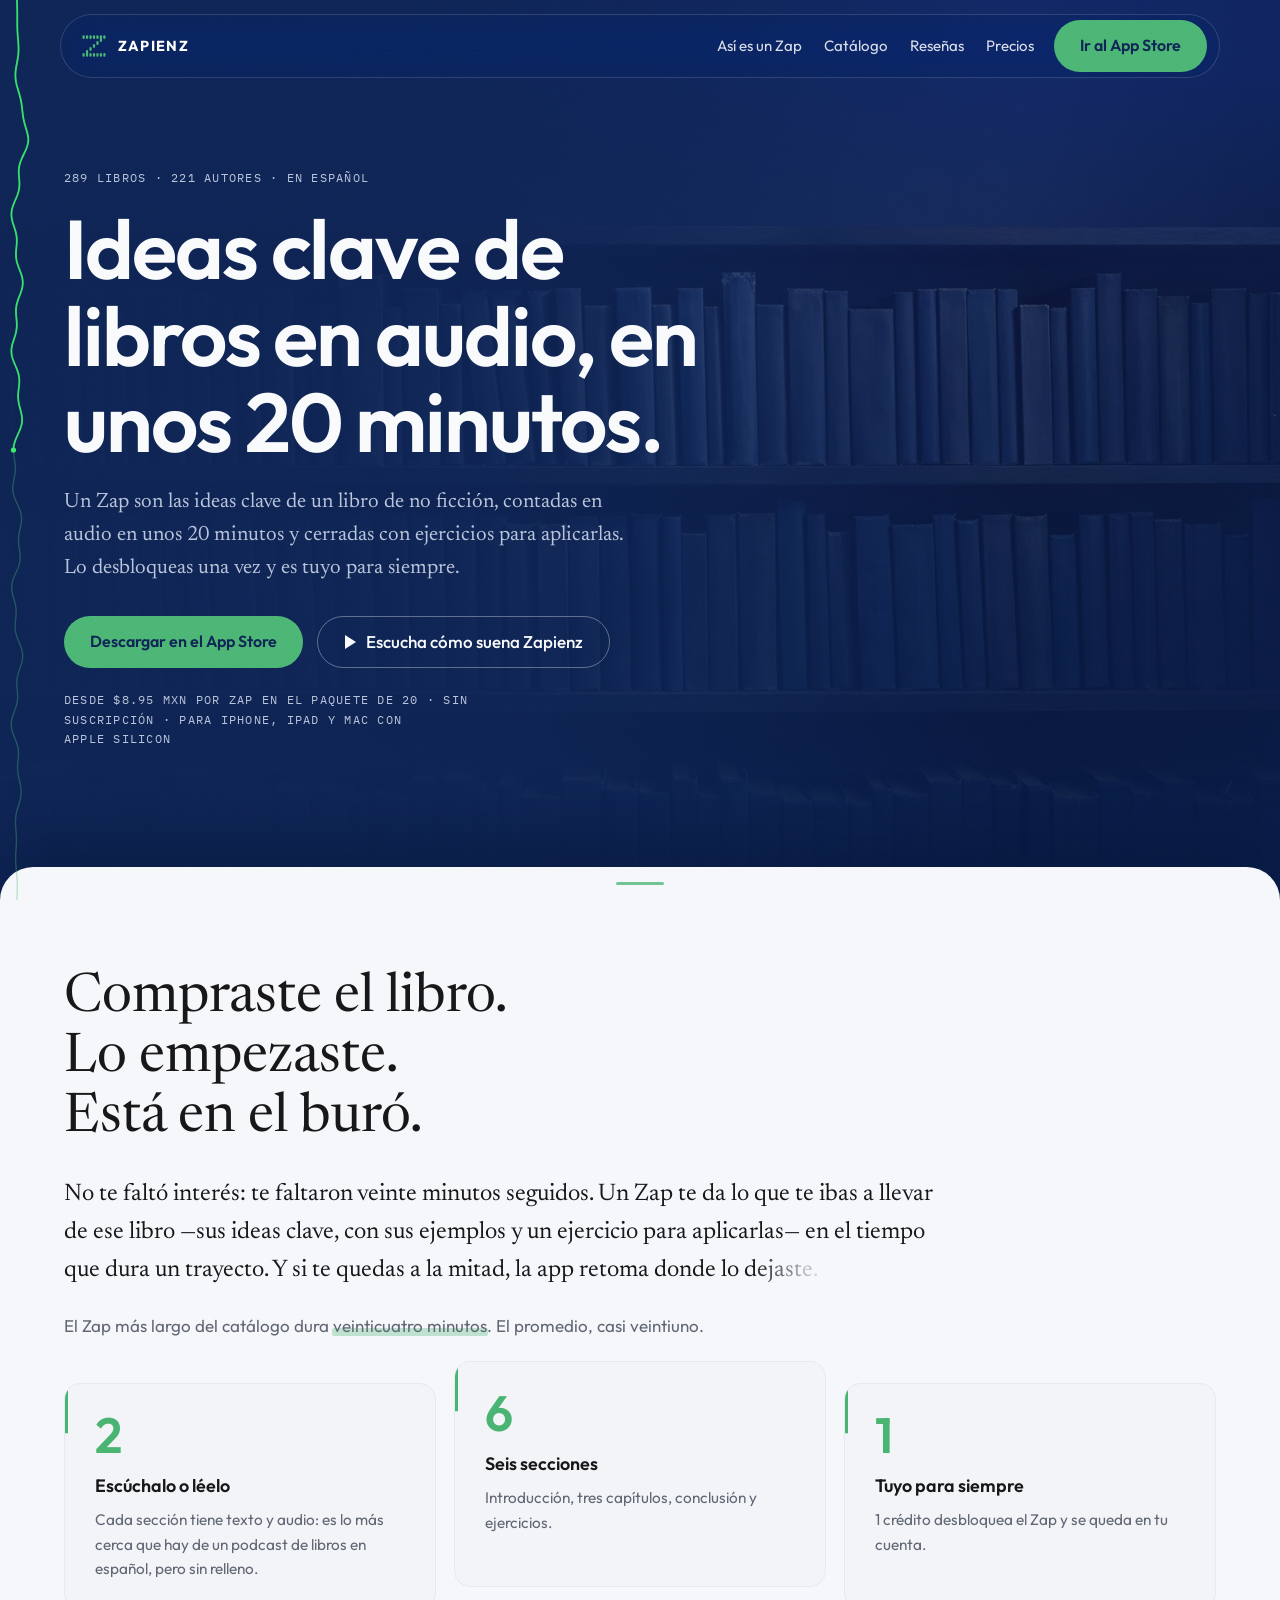
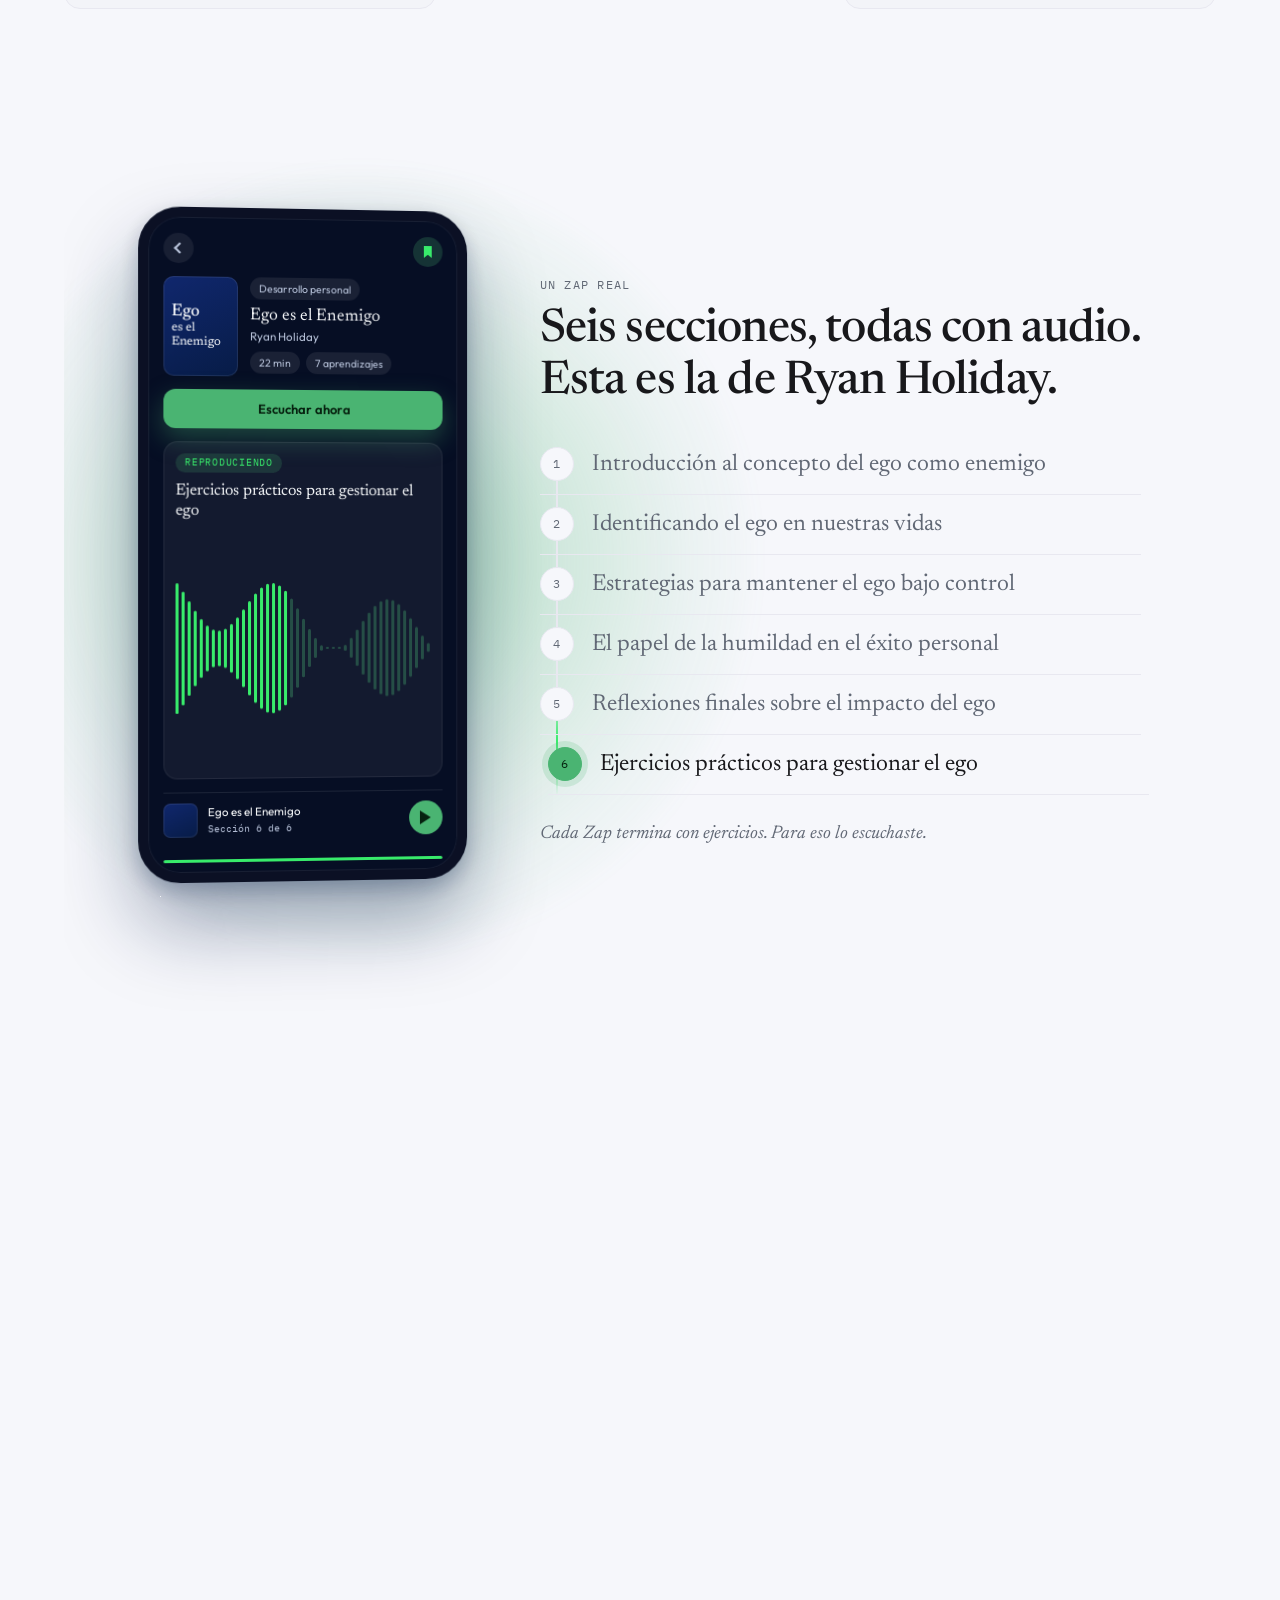
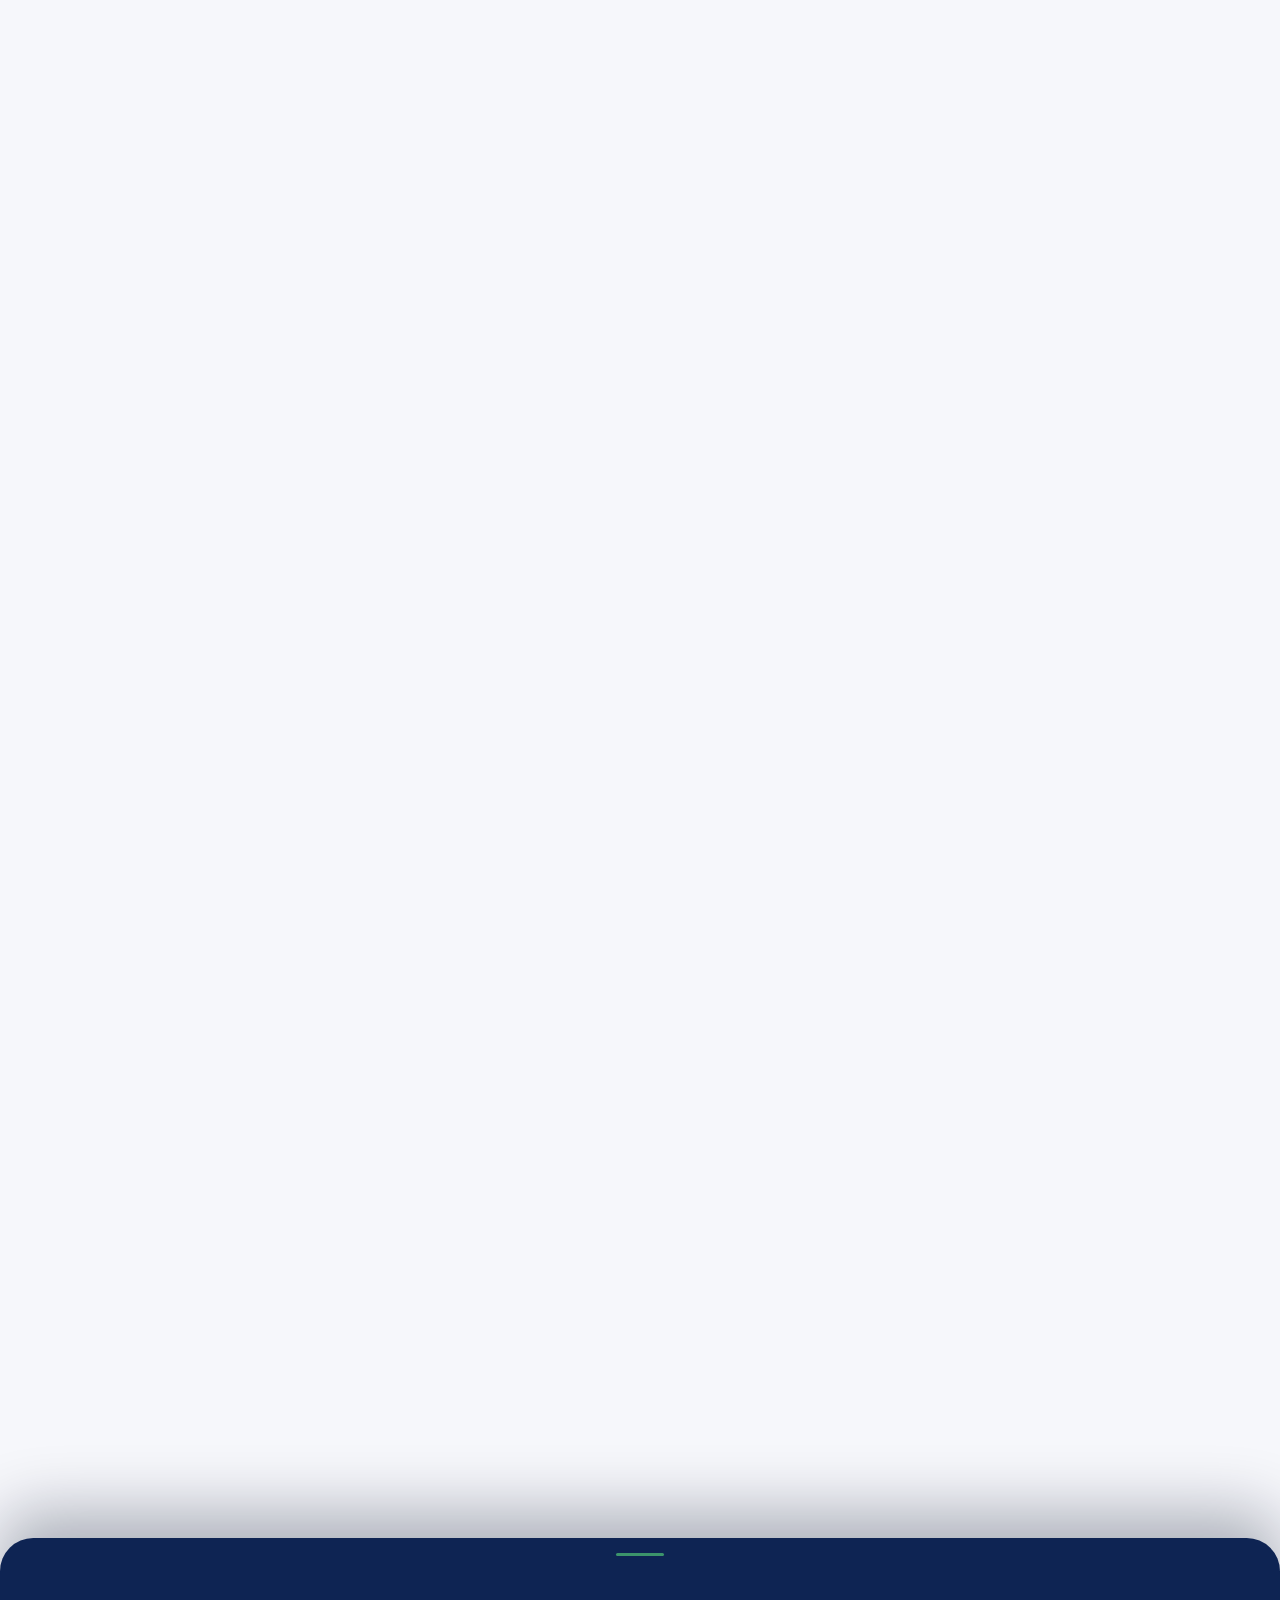
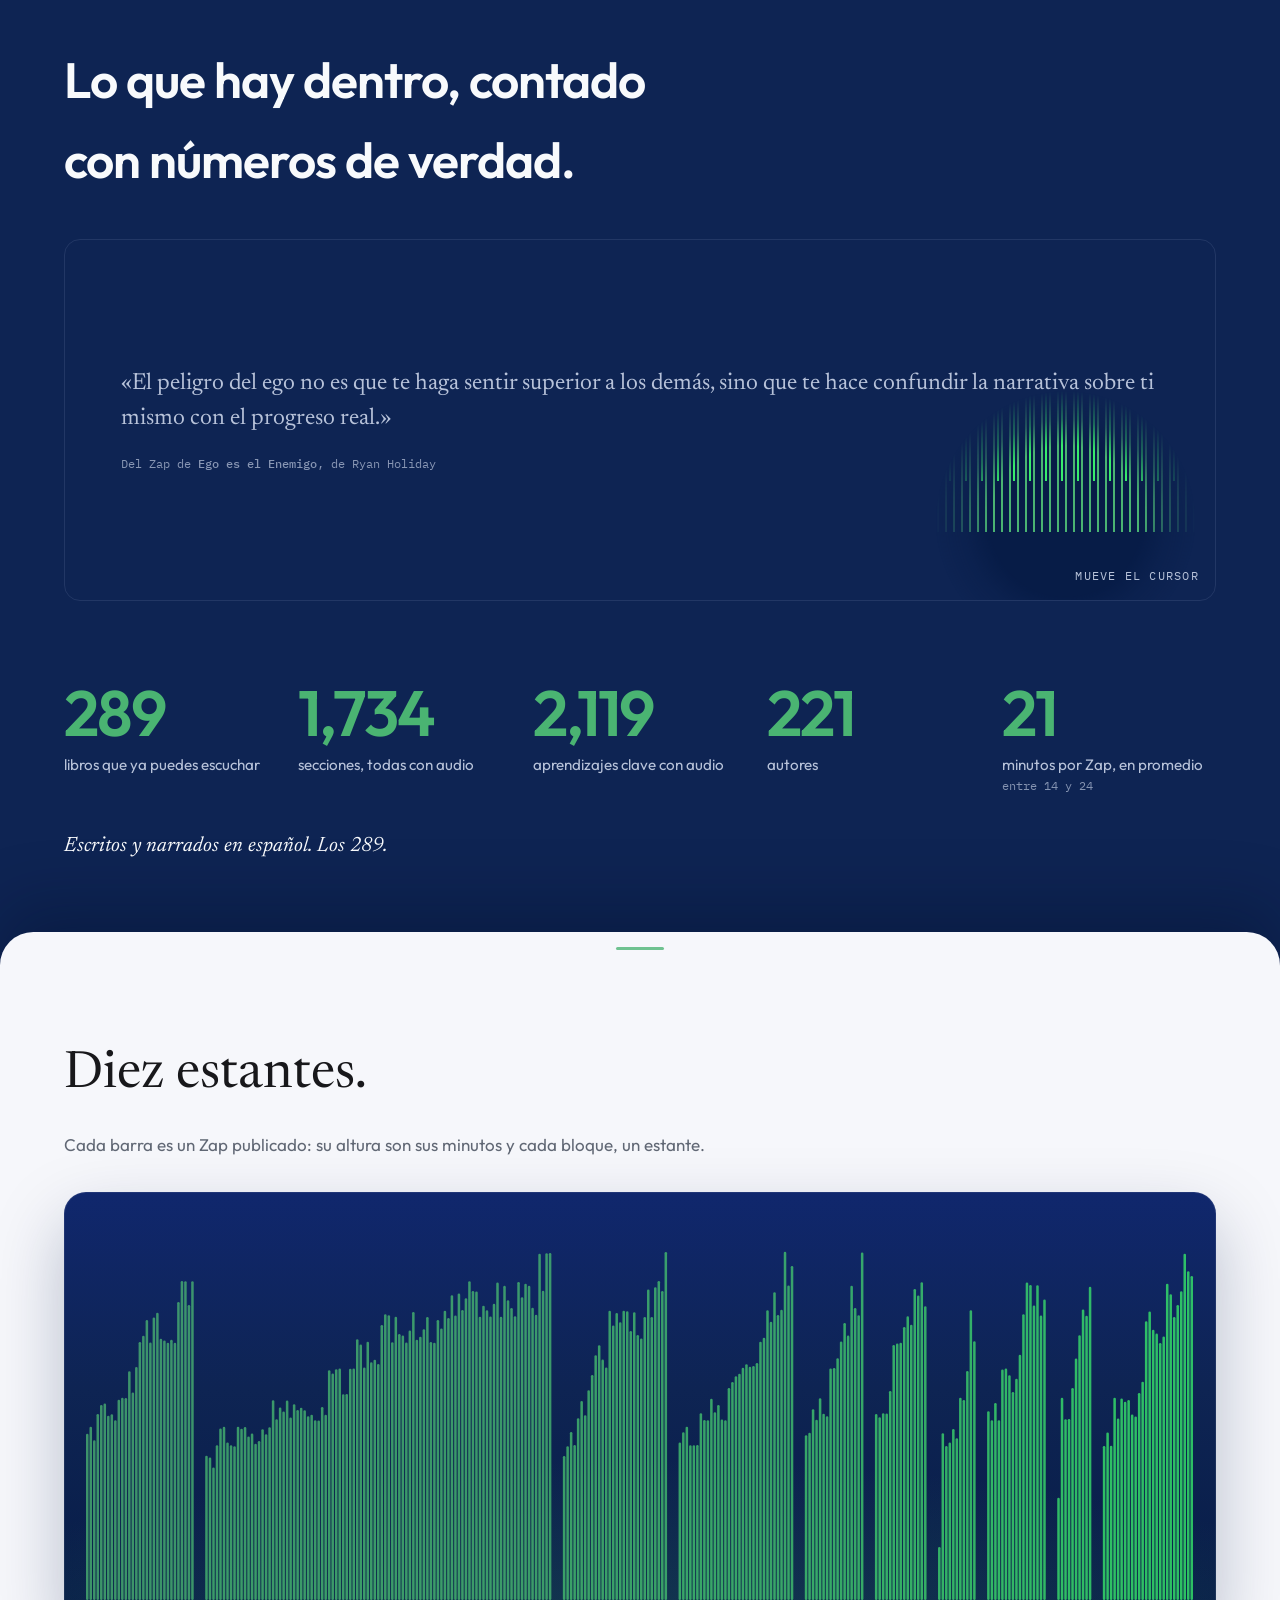
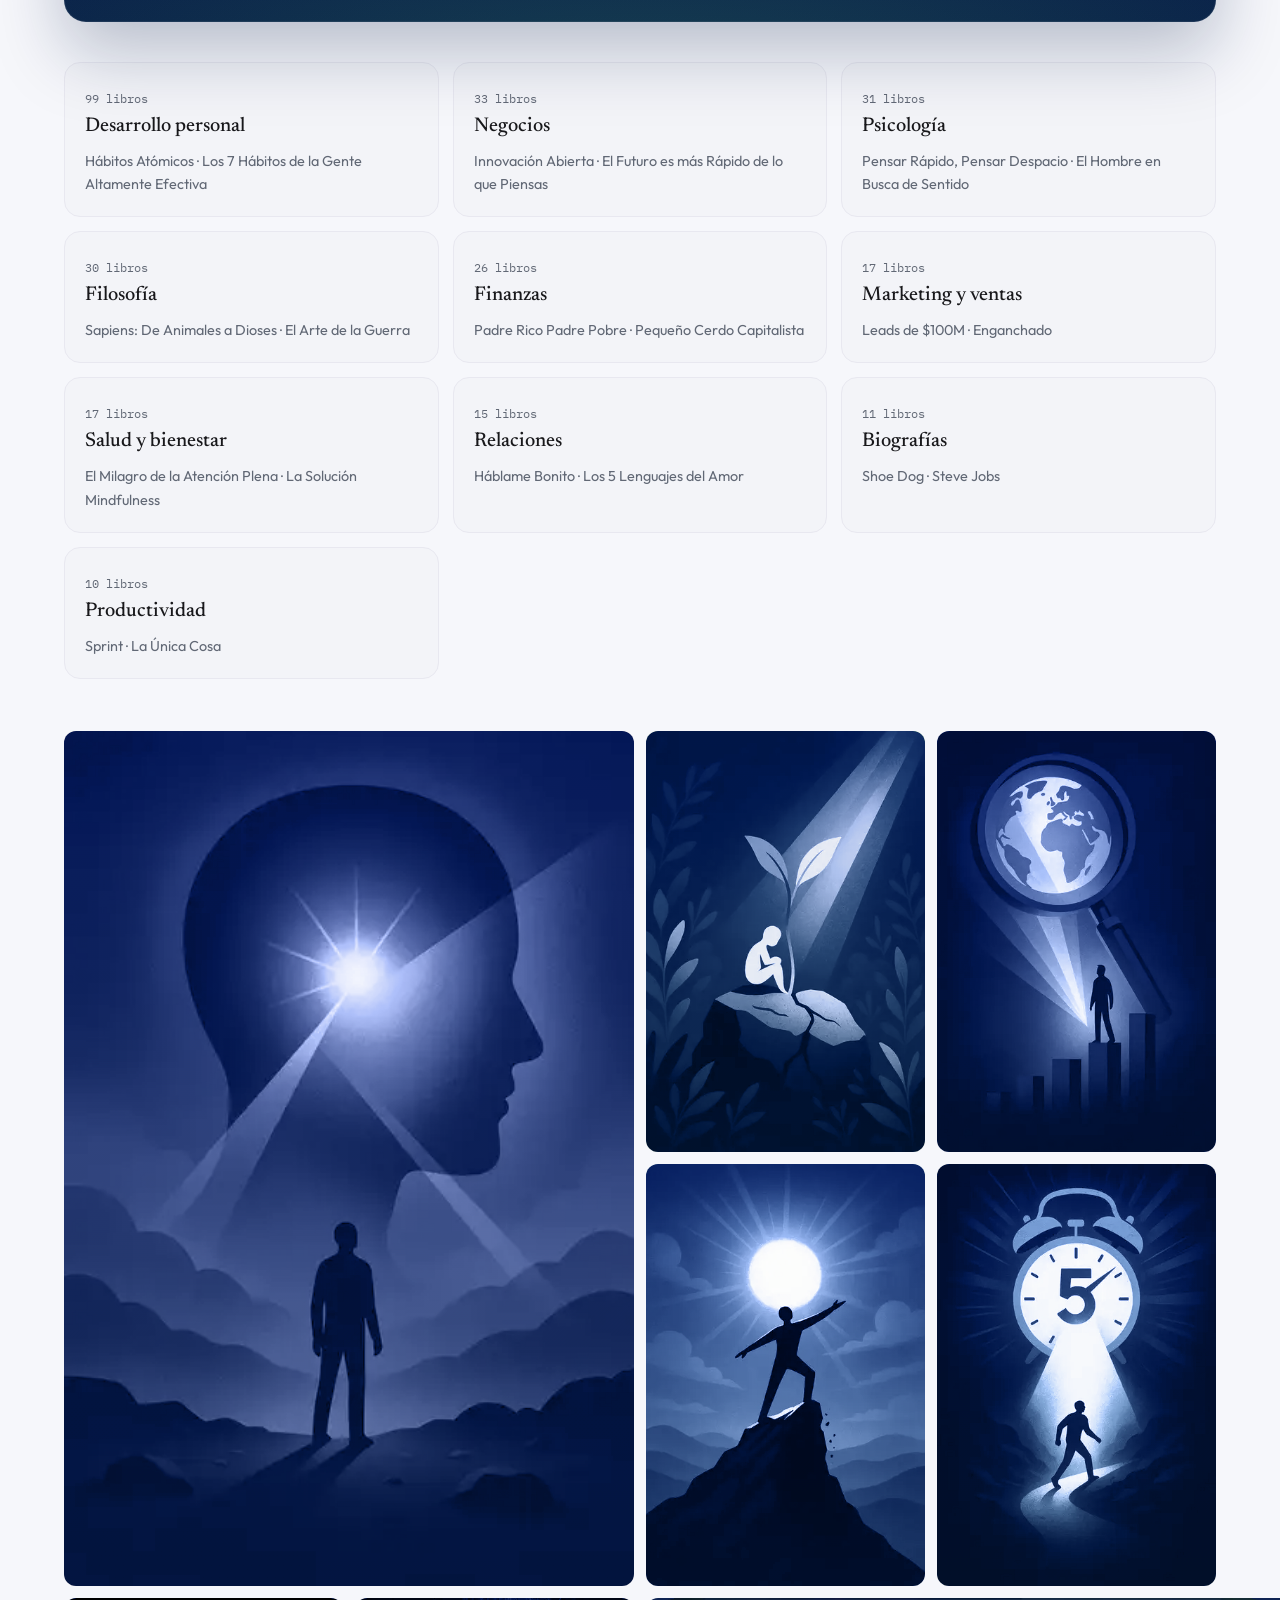
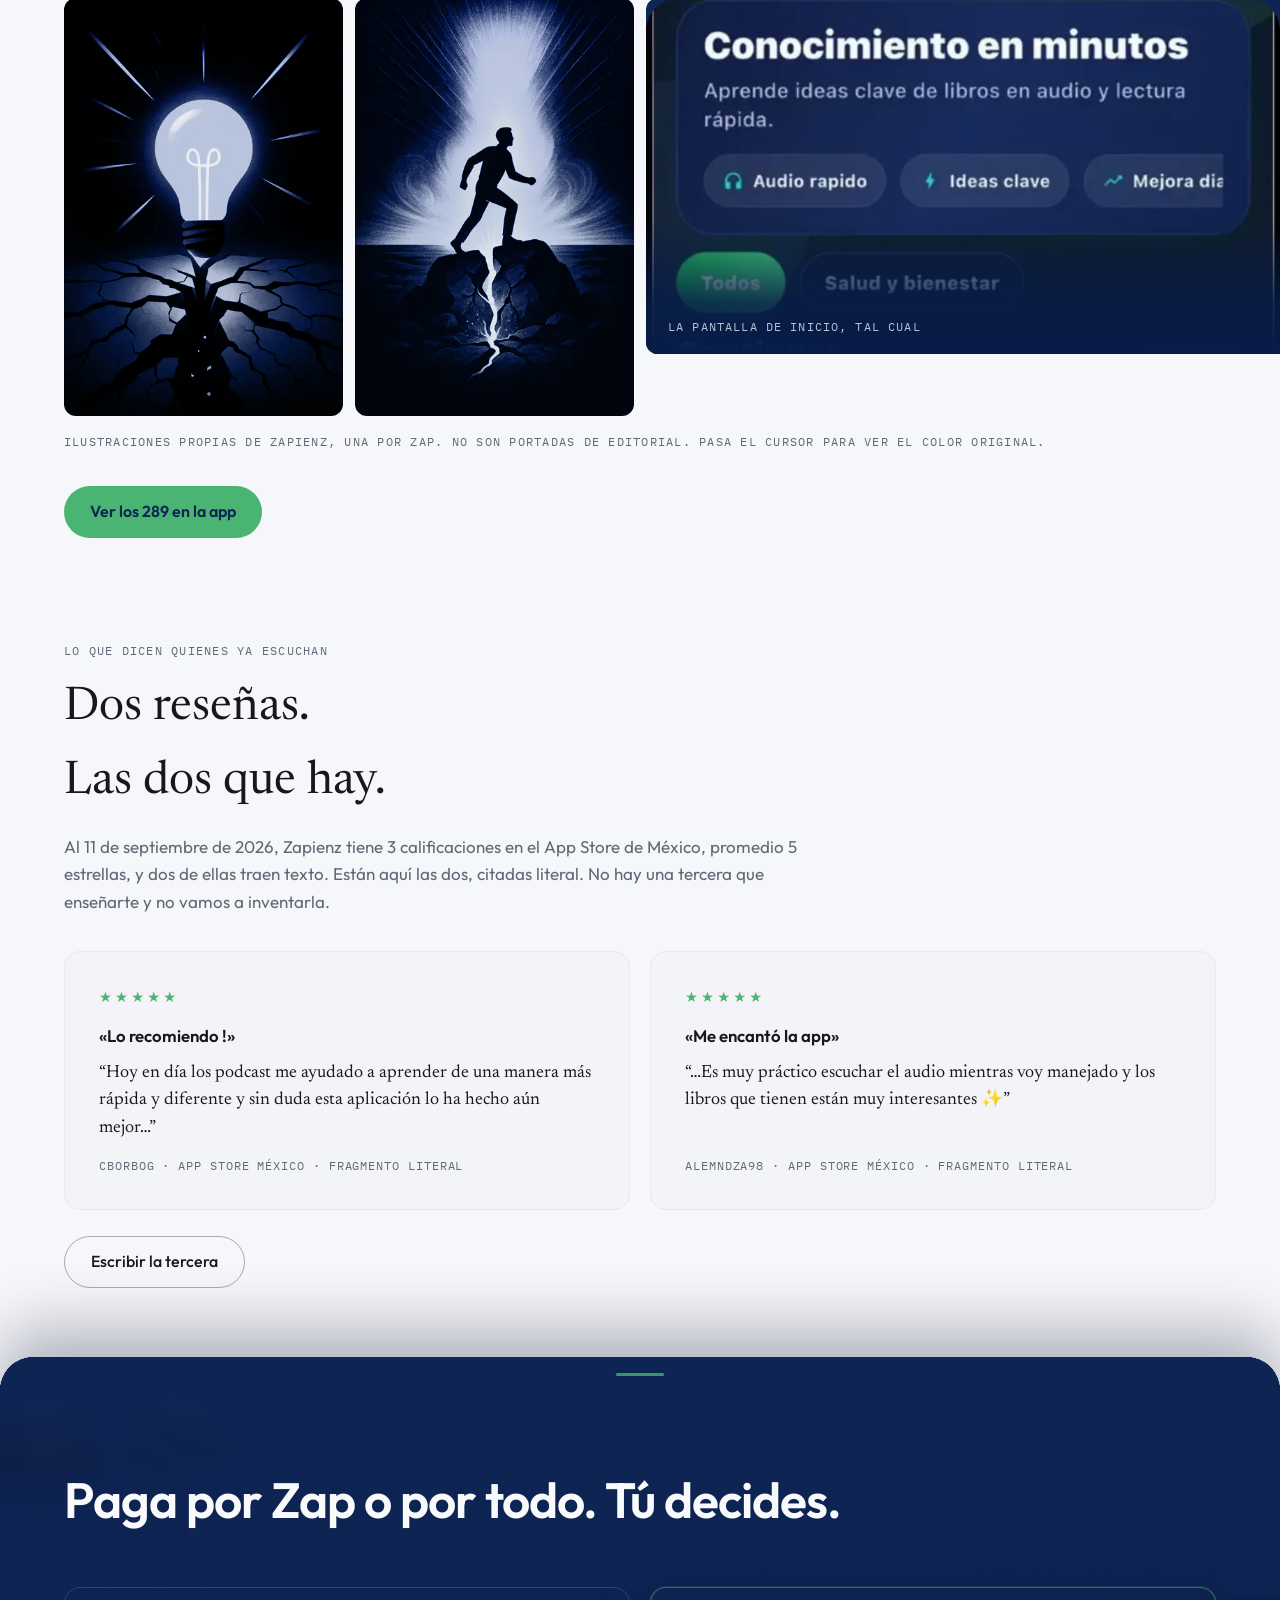
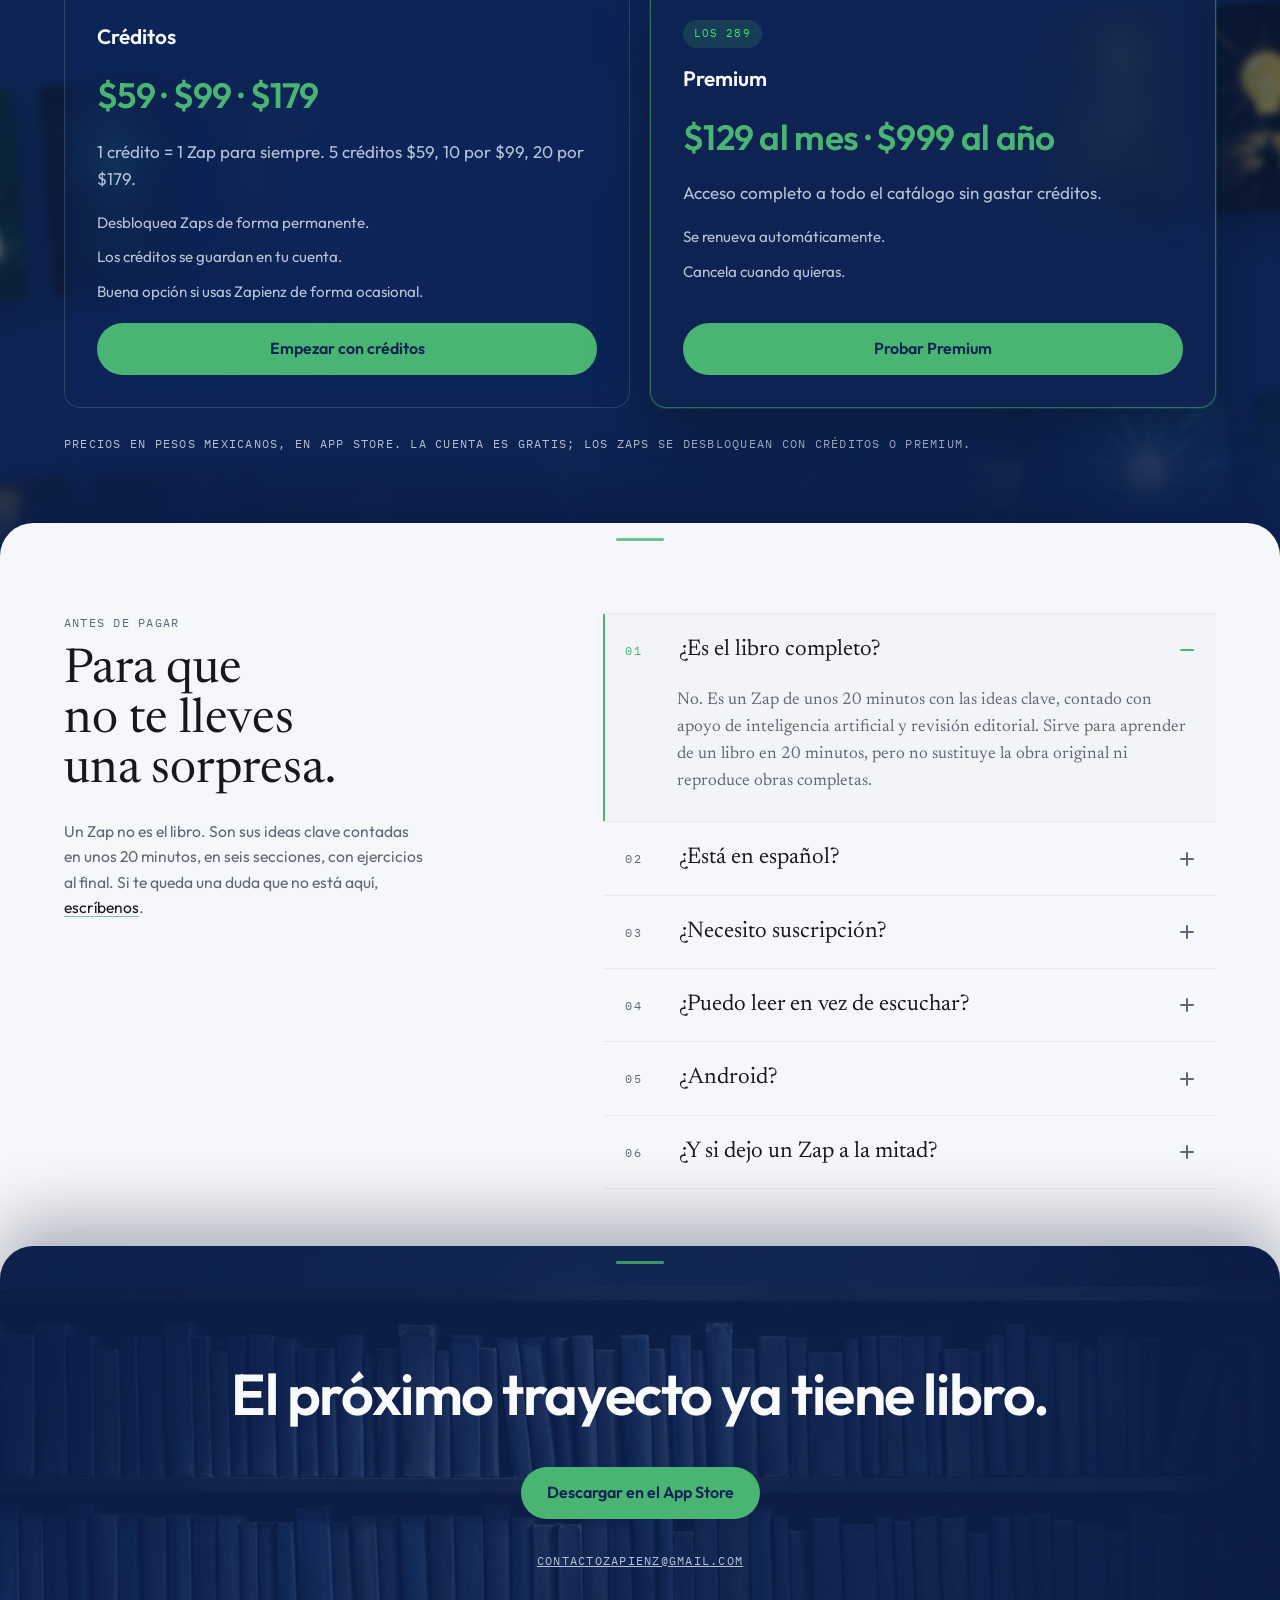
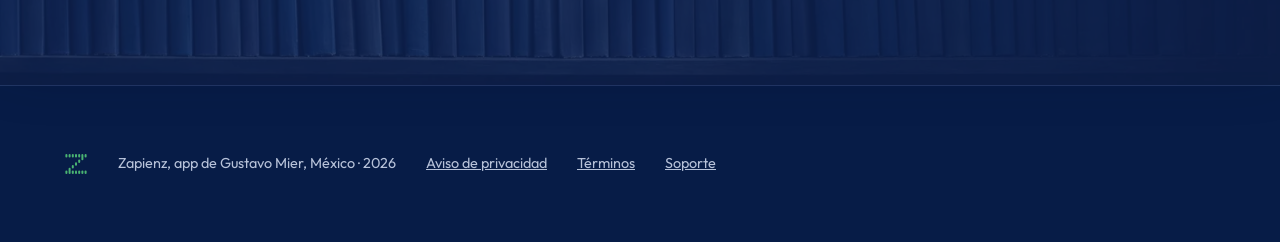
<file: index.html>
<!DOCTYPE html>
<html lang="es-MX" data-tema="noche">
<head>
<meta charset="utf-8">
<meta name="viewport" content="width=device-width, initial-scale=1, viewport-fit=cover">
<title>Zapienz — Ideas clave de libros en audio, en español</title>
<meta name="description" content="Las ideas clave de 289 libros de no ficción, en audio y en español. Cada Zap dura unos 20 minutos, termina con ejercicios y se queda en tu cuenta.">
<link rel="canonical" href="https://gamalabs26.github.io/zapienz-site/">
<meta name="theme-color" content="#0E2453">

<meta property="og:type" content="website">
<meta property="og:site_name" content="Zapienz">
<meta property="og:locale" content="es_MX">
<meta property="og:title" content="Zapienz — Ideas clave de libros en audio, en español">
<meta property="og:description" content="Las ideas clave de 289 libros de no ficción, en audio y en español. Cada Zap dura unos 20 minutos, termina con ejercicios y se queda en tu cuenta.">
<meta property="og:url" content="https://gamalabs26.github.io/zapienz-site/">
<meta property="og:image" content="https://gamalabs26.github.io/zapienz-site/assets/og.webp">
<meta property="og:image:width" content="1200">
<meta property="og:image:height" content="630">
<meta name="twitter:card" content="summary_large_image">
<meta name="twitter:title" content="Zapienz — Ideas clave de libros en audio, en español">
<meta name="twitter:description" content="Las ideas clave de 289 libros de no ficción, en audio y en español. Cada Zap dura unos 20 minutos y se queda en tu cuenta.">
<meta name="twitter:image" content="https://gamalabs26.github.io/zapienz-site/assets/og.webp">

<link rel="icon" href="assets/brand/zapienz-mark.svg" type="image/svg+xml">
<link rel="icon" href="assets/favicon-32.png" sizes="32x32" type="image/png">
<link rel="apple-touch-icon" href="assets/apple-touch-icon.png">
<link rel="manifest" href="site.webmanifest">

<link rel="preload" href="assets/fuentes/outfit-400-normal-latin.woff2" as="font" type="font/woff2" crossorigin>
<link rel="stylesheet" href="assets/css/site.css">

<script type="application/ld+json">
{
  "@context":"https://schema.org",
  "@type":"SoftwareApplication",
  "name":"Zapienz",
  "applicationCategory":"EducationApplication",
  "operatingSystem":"iOS",
  "inLanguage":"es",
  "url":"https://apps.apple.com/mx/app/id6762142820",
  "description":"Las ideas clave de 289 libros de no ficción, en audio y en español. Cada Zap dura unos 20 minutos y termina con ejercicios.",
  "author":{"@type":"Person","name":"Gustavo Mier"},
  "offers":[
    {"@type":"Offer","name":"5 créditos","price":"59","priceCurrency":"MXN"},
    {"@type":"Offer","name":"10 créditos","price":"99","priceCurrency":"MXN"},
    {"@type":"Offer","name":"20 créditos","price":"179","priceCurrency":"MXN"},
    {"@type":"Offer","name":"Premium mensual","price":"129","priceCurrency":"MXN"},
    {"@type":"Offer","name":"Premium anual","price":"999","priceCurrency":"MXN"}
  ]
}
</script>
</head>
<body>

<!-- GRANO: feTurbulence sobre todo el fondo. Mecanica `grain`. -->
<svg class="grano" aria-hidden="true" focusable="false"
     width="100%" height="100%" preserveAspectRatio="none">
  <filter id="granoZap">
    <feTurbulence type="fractalNoise" baseFrequency="0.82" numOctaves="3" stitchTiles="stitch"/>
    <feColorMatrix type="saturate" values="0"/>
  </filter>
  <rect width="100%" height="100%" filter="url(#granoZap)"/>
</svg>

<div class="cortina" aria-hidden="true"></div>

<a href="#contenido" class="sr-only">Saltar al contenido</a>

<!-- ============ §0 NAV — pill de vidrio ============ -->
<nav class="nav" data-encogido="no" aria-label="Principal">
  <a class="nav__marca" href="#contenido" aria-label="Zapienz, inicio">
    <svg class="nav__mark" viewBox="0 0 120 120" width="26" height="26"
         aria-hidden="true" focusable="false" fill="currentColor">
        <rect class="zbar" data-col="0" x="7" y="10" width="10" height="18" rx="5"/>
        <rect class="zbar" data-col="0" x="7" y="92" width="10" height="18" rx="5"/>
        <rect class="zbar" data-col="1" x="23" y="10" width="10" height="18" rx="5"/>
        <rect class="zbar" data-col="1" x="23" y="78.33" width="10" height="31.67" rx="5"/>
        <rect class="zbar" data-col="2" x="39" y="10" width="10" height="18" rx="5"/>
        <rect class="zbar" data-col="2" x="39" y="64.67" width="10" height="18" rx="5"/>
        <rect class="zbar" data-col="2" x="39" y="92" width="10" height="18" rx="5"/>
        <rect class="zbar" data-col="3" x="55" y="10" width="10" height="18" rx="5"/>
        <rect class="zbar" data-col="3" x="55" y="51" width="10" height="18" rx="5"/>
        <rect class="zbar" data-col="3" x="55" y="92" width="10" height="18" rx="5"/>
        <rect class="zbar" data-col="4" x="71" y="10" width="10" height="18" rx="5"/>
        <rect class="zbar" data-col="4" x="71" y="37.33" width="10" height="18" rx="5"/>
        <rect class="zbar" data-col="4" x="71" y="92" width="10" height="18" rx="5"/>
        <rect class="zbar" data-col="5" x="87" y="10" width="10" height="31.67" rx="5"/>
        <rect class="zbar" data-col="5" x="87" y="92" width="10" height="18" rx="5"/>
        <rect class="zbar" data-col="6" x="103" y="10" width="10" height="18" rx="5"/>
        <rect class="zbar" data-col="6" x="103" y="92" width="10" height="18" rx="5"/>
    </svg>
    <!-- El imagotipo va INLINE, no como imagen suelta: en un archivo aparte pierde Outfit
         (que se carga en esta pagina) y el currentColor del tema. -->
    <svg class="nav__wordmark" viewBox="0 0 420 84" width="96" height="19"
         role="img" aria-label="Zapienz">
      <text x="0" y="62" font-family="Outfit, ui-sans-serif, system-ui, sans-serif"
            font-size="64" font-weight="700" letter-spacing="6"
            fill="currentColor">ZAPIENZ</text>
    </svg>
  </a>
  <div class="nav__enlaces">
    <a href="#zap">Así es un Zap</a>
    <a href="#catalogo-sec">Catálogo</a>
    <a href="#resenas">Reseñas</a>
    <a href="#precios">Precios</a>
  </div>
  <a class="cta" data-magnetic href="https://apps.apple.com/mx/app/id6762142820">Ir al App Store</a>
</nav>

<!-- heartbeat-scroll-line: la pista de audio de la pagina entera. No es adorno:
     Zapienz vende audio y hasta hoy ninguna pieza del sitio ataba una seccion con la
     siguiente. La linea corre por el canalon izquierdo, cambia de ritmo segun la
     superficie (las secciones de sonido laten fuerte, las de lectura respiran bajo) y
     lleva una cabeza de lectura fija a media pantalla: lo que queda arriba ya sono. -->
<div class="pulso" aria-hidden="true"><canvas class="pulso__lienzo"></canvas></div>

<main id="contenido">

<!-- ============ §1 HERO — «De lomo a onda» ============ -->
<section class="seccion hero" data-superficie="noche" id="inicio">
  <div class="hero__poster" aria-hidden="true"></div>
  <!-- El clip del hero. En reposo se reproduce solo (silencioso, en bucle sin costura
       por ping-pong hecho en ffmpeg, no por `loop` a secas); al primer scroll cede el
       cuadro al canvas de `canvas-frame-scrub`, que es la mecanica protagonista del PRD.
       Dos fuentes reales, no un recorte: 16:9 para escritorio y 9:16 encuadrado aparte
       para telefono. -->
  <video class="hero__video" autoplay muted loop playsinline preload="metadata"
         poster="assets/hero-poster.webp" aria-hidden="true" tabindex="-1">
    <source src="assets/video/hero-169.mp4" type="video/mp4" media="(min-width: 768px)">
    <source src="assets/video/hero-916.mp4" type="video/mp4">
  </video>
  <div class="hero__lienzo" aria-hidden="true">
    <canvas role="img" aria-label="Una repisa de libros cuyos lomos se convierten en barras de sonido que forman la Z de Zapienz"></canvas>
  </div>
  <div class="hero__velo" aria-hidden="true"></div>

  <div class="hero__contenido">
    <p class="mono">289 libros · 221 autores · en español</p>
    <h1 data-blur-words>Ideas clave de libros en audio, en unos 20 minutos.</h1>
    <p class="hero__sub">Un Zap son las ideas clave de un libro de no ficción, contadas en audio
      en unos 20 minutos y cerradas con ejercicios para aplicarlas. Lo desbloqueas una vez y es
      tuyo para siempre.</p>
    <div class="hero__acciones">
      <a class="cta" data-magnetic href="https://apps.apple.com/mx/app/id6762142820">Descargar en el App Store</a>
      <!-- CTA secundario del PRD. El PRD lo escribe «Escucha un Zap ▶» porque su version
           preferida reproduce 30 s reales de la intro de «Ego es el Enemigo»; esa pieza
           todavia no esta autorizada, asi que el boton reproduce la OTRA pieza real que ya
           existe -- la cortinilla de marca -- y se llama por su nombre. Prometer «un Zap»
           mientras suena la cortinilla seria una linea falsa. El mecanismo es el mismo: en
           cuanto exista `muestra-ego.mp3` se cambian el `src` y el rotulo, nada mas. -->
      <button class="cta cta--fantasma cta--audio" id="btn-muestra" type="button"
              aria-expanded="false" aria-controls="muestra">
        <span class="cta--audio__icono" aria-hidden="true"></span>
        <span class="cta--audio__texto">Escucha cómo suena Zapienz</span>
      </button>
    </div>

    <!-- `preload="none"`: son 156 KB que no entran en la primera carga (presupuesto del PRD).
         El archivo se pide en el primer clic, no antes. -->
    <audio id="au-muestra" preload="none" src="assets/audio/outro.mp3"></audio>
    <div class="muestra" id="muestra" hidden>
      <div class="muestra__fila">
        <canvas class="muestra__onda" aria-hidden="true"></canvas>
        <p class="mono muestra__t">0:00 / 0:13</p>
      </div>
      <p class="muestra__pie">Es la cortinilla con la que cierra cada Zap, trece segundos.</p>
    </div>
    <p class="mono hero__precio">Desde $8.95 MXN por Zap en el paquete de 20 · sin suscripción · para iPhone, iPad y Mac con Apple&nbsp;Silicon</p>
    
  </div>
</section>

<!-- ============ §2 El libro que no terminaste ============ -->
<section class="seccion" data-costura="si" data-superficie="papel">
  <div class="envoltura">
    <h2 class="serif rev" style="font-size:clamp(2rem,5vw,3.4rem);line-height:1.1;max-width:18ch">
      Compraste el libro. Lo empezaste. Está en el buró.</h2>
    <p class="rev" data-stagger="1" data-char-reveal
       style="font-family:var(--display);font-size:clamp(1.1rem,2.3vw,1.5rem);max-width:var(--medida);margin-top:26px">No
      te faltó interés: te faltaron veinte minutos seguidos. Un Zap te da lo que te ibas a llevar de
      ese libro —sus ideas clave, con sus ejemplos y un ejercicio para aplicarlas— en el tiempo que
      dura un trayecto. Y si te quedas a la mitad, la app retoma donde lo dejaste.</p>
    <!-- Esta linea repetia palabra por palabra el arranque del parrafo de arriba
         («te faltaron veinte minutos seguidos») y se leia como copy sin limpiar. La
         cifra que la sustituye sale del catalogo real: los 289 Zaps con secciones
         publicadas. assets/data/catalogo.json trae esos 289 y nada mas; la lista
         completa de los 303 registros de la app queda en _brief/, fuera del sitio. -->
    <p class="rev" data-stagger="2" style="margin-top:22px;color:var(--texto2)">El Zap más largo
      del catálogo dura <span class="subrayado">veinticuatro minutos</span>. El promedio, casi veintiuno.</p>

    <!-- Las tres tarjetas llevan la cifra REAL de lo que cuentan: dos formas de
         consumirlo, seis secciones por Zap, un credito por Zap. Antes eran tres
         rectangulos grises con titulo y parrafo, que es literalmente la diapositiva
         de tres columnas que Gus señalo. -->
    <div class="rejilla-3">
      <article class="tarjeta rev" data-stagger="1">
        <span class="tarjeta__n" aria-hidden="true">2</span>
        <h3>Escúchalo o léelo</h3>
        <p>Cada sección tiene texto y audio: es lo más cerca que hay de un
           podcast de libros en español, pero sin relleno.</p>
      </article>
      <article class="tarjeta rev" data-stagger="2">
        <span class="tarjeta__n" aria-hidden="true">6</span>
        <h3>Seis secciones</h3>
        <p>Introducción, tres capítulos, conclusión y ejercicios.</p>
      </article>
      <article class="tarjeta rev" data-stagger="3">
        <span class="tarjeta__n" aria-hidden="true">1</span>
        <h3>Tuyo para siempre</h3>
        <p>1 crédito desbloquea el Zap y se queda en tu cuenta.</p>
      </article>
    </div>
  </div>
</section>

<!-- ============ §3 Así es un Zap — pinned-saga ============ -->
<!-- El protagonista de esta seccion es un Zap DE VERDAD abierto en la app, no una
     tarjeta con el titulo escrito. La pantalla se reconstruye en HTML a partir de la
     captura real (`assets/app/lectura.webp`): misma barra, misma ficha, mismo boton
     verde, mismo mini-reproductor con «Seccion N de 6». Al bajar, el telefono avanza
     de seccion: cambia el rotulo, se mueve la barra y la onda sigue sonando. Eso es
     lo que compra el visitante, y hasta ahora no se veia por ningun lado.
     La cubierta del libro va en TIPOGRAFIA, no en ilustracion: ninguna de las 28
     portadas propias corresponde a «Ego es el Enemigo», y aparearlas seria inventar
     la asociacion (regla §10.4 del PRD: los titulos van en tipografia). -->
<section class="seccion saga" data-superficie="papel" id="zap" style="padding-block:0">
  <div class="saga__pin">
    <div class="saga__aura" aria-hidden="true"></div>
    <div class="envoltura saga__rejilla">

      <!-- El telefono. `aria-hidden`: todo lo que dice ya esta en la columna de al
           lado, en texto de verdad; leerlo dos veces solo estorba. -->
      <div class="fono" aria-hidden="true">
        <div class="fono__pantalla">
          <div class="fono__barra">
            <span class="fono__icono fono__icono--atras"></span>
            <span class="fono__icono fono__icono--marca"></span>
          </div>

          <div class="fono__ficha">
            <div class="fono__tapa"><b>Ego</b><span>es el</span><span>Enemigo</span></div>
            <div class="fono__meta">
              <span class="fono__chip">Desarrollo personal</span>
              <p class="fono__libro">Ego es el Enemigo</p>
              <p class="fono__autor">Ryan Holiday</p>
              <div class="fono__chips">
                <span class="fono__chip">22 min</span>
                <span class="fono__chip">7 aprendizajes</span>
              </div>
            </div>
          </div>

          <div class="fono__cta">Escuchar ahora</div>

          <div class="fono__seccion">
            <span class="fono__vivo">Reproduciendo</span>
            <p class="fono__titulo" data-fono-titulo>Introducción al concepto del ego como enemigo</p>
            <canvas class="fono__onda"></canvas>
          </div>

          <div class="fono__player">
            <div class="fono__mini"></div>
            <div class="fono__minitexto">
              <p class="fono__minilibro">Ego es el Enemigo</p>
              <p class="fono__minipaso" data-fono-paso>Sección 1 de 6</p>
            </div>
            <div class="fono__play"></div>
          </div>
          <div class="fono__barrita"><i data-fono-barra></i></div>
        </div>
      </div>

      <!-- La columna de texto: el indice REAL de las seis secciones del Zap. -->
      <div class="saga__col">
        <p class="mono">Un Zap real</p>
        <h2 class="saga__h">Seis secciones, todas con audio.<br>Esta es la de Ryan Holiday.</h2>
        <div class="saga__caja">
          <svg class="saga__haz" aria-hidden="true" focusable="false" preserveAspectRatio="none"></svg>
          <ol class="saga__lista">
            <li data-n="1" data-activo="si">Introducción al concepto del ego como enemigo</li>
            <li data-n="2">Identificando el ego en nuestras vidas</li>
            <li data-n="3">Estrategias para mantener el ego bajo control</li>
            <li data-n="4">El papel de la humildad en el éxito personal</li>
            <li data-n="5">Reflexiones finales sobre el impacto del ego</li>
            <li data-n="6">Ejercicios prácticos para gestionar el ego</li>
          </ol>
        </div>
        <p class="serif saga__pie">Cada Zap termina con ejercicios. Para eso lo escuchaste.</p>
      </div>

    </div>
  </div>
  <div class="saga__riel" aria-hidden="true"></div>
</section>

<!-- ============ §4 Todo con audio — spotlight-reveal ============ -->
<section class="seccion" data-costura="si" data-superficie="noche" data-cortina="si">
  <div class="envoltura">
    <h2 class="rev" style="font-weight:600;font-size:clamp(1.9rem,4.6vw,3.1rem);letter-spacing:-.02em;max-width:20ch">
      Lo que hay dentro, contado con números de verdad.</h2>

    <div class="linterna rev" data-stagger="1" style="margin-top:40px;border:1px solid var(--linea)">
      <blockquote class="linterna__capa linterna__texto"
                  cite="https://apps.apple.com/mx/app/id6762142820">
        <!-- Esta cita SALIO de la base de produccion: es el Aprendizaje 1 del Zap real de
             «Ego es el Enemigo» (book_takeaways, order_index 1). La que estaba antes no
             aparecia en ninguna parte del Zap: era la apertura publicada del libro de
             Holiday traducida, rotulada como contenido nuestro. Eso es justo lo que el
             FAQ de este mismo sitio promete que NO hacemos, y la exposicion con la
             editorial que Gus quiere evitar. -->
        «El peligro del ego no es que te haga sentir superior a los demás, sino que te
        hace confundir la narrativa sobre ti mismo con el progreso real.»
        <cite>Del Zap de <b>Ego es el Enemigo</b>, de Ryan Holiday</cite>
      </blockquote>
      <div class="linterna__capa linterna__onda" aria-hidden="true"
           style="background:linear-gradient(90deg,var(--verde) 0 2px,transparent 2px) 0 50%/8px 62% repeat-x,
                  linear-gradient(90deg,var(--verde-brillo) 0 2px,transparent 2px) 4px 50%/16px 34% repeat-x,
                  var(--noche-hondo)"></div>
      <p class="mono linterna__pista">desliza el dedo</p>
    </div>
    <p class="mono rev" data-stagger="2" style="margin-top:12px">Lo mismo, leído y escuchado. Descúbrelo con el puntero o el dedo.</p>

    <div class="cifras">
      <div class="rev" data-stagger="1"><div class="cifra__n" data-scramble>289</div><p class="cifra__t">libros que ya puedes escuchar</p></div>
      <div class="rev" data-stagger="2"><div class="cifra__n" data-scramble>1,734</div><p class="cifra__t">secciones, todas con audio</p></div>
      <div class="rev" data-stagger="3"><div class="cifra__n" data-scramble>2,119</div><p class="cifra__t">aprendizajes clave con audio</p></div>
      <div class="rev" data-stagger="4"><div class="cifra__n" data-scramble>221</div><p class="cifra__t">autores</p></div>
      <div class="rev" data-stagger="5"><div class="cifra__n" data-scramble>21</div><p class="cifra__t">minutos por Zap, en promedio</p><p class="cifra__pie">entre 14 y 24</p></div>
    </div>

    <p class="serif rev" style="margin-top:34px;font-style:italic;font-size:1.3rem">
      Escritos y narrados en español. Los 289.</p>
  </div>
</section>

<!-- ============ §5 Diez estantes — catalog-waveform ============ -->
<section class="seccion" data-costura="si" data-superficie="papel" id="catalogo-sec">
  <div class="envoltura">
    <h2 class="serif rev" style="font-size:clamp(2rem,5vw,3.2rem);max-width:16ch">Diez estantes.</h2>
    <p class="rev" data-stagger="1" style="margin-top:14px;color:var(--texto2);max-width:var(--medida)">
      Cada barra es un Zap publicado: su altura son sus minutos y cada bloque, un estante.</p>

    <div class="estante__lienzo rev" data-stagger="2" style="margin-top:34px">
      <canvas role="img" aria-label="Onda formada por 289 barras, una por cada Zap con audio publicado en Zapienz"></canvas>
      <p class="estante__tooltip" data-ver="no" aria-live="polite"></p>
    </div>

    <div class="estantes">
      <a class="estanteria rev" data-stagger="1" href="c/desarrollo-personal/"><span class="estanteria__n">99 libros</span><h3>Desarrollo personal</h3><p class="estanteria__t">Hábitos Atómicos · Los 7 Hábitos de la Gente Altamente Efectiva</p></a>
      <a class="estanteria rev" data-stagger="2" href="c/negocios/"><span class="estanteria__n">33 libros</span><h3>Negocios</h3><p class="estanteria__t">Innovación Abierta · El Futuro es más Rápido de lo que Piensas</p></a>
      <a class="estanteria rev" data-stagger="3" href="c/psicologia/"><span class="estanteria__n">31 libros</span><h3>Psicología</h3><p class="estanteria__t">Pensar Rápido, Pensar Despacio · El Hombre en Busca de Sentido</p></a>
      <a class="estanteria rev" data-stagger="4" href="c/filosofia/"><span class="estanteria__n">30 libros</span><h3>Filosofía</h3><p class="estanteria__t">Sapiens: De Animales a Dioses · El Arte de la Guerra</p></a>
      <a class="estanteria rev" data-stagger="5" href="c/finanzas/"><span class="estanteria__n">26 libros</span><h3>Finanzas</h3><p class="estanteria__t">Padre Rico Padre Pobre · Pequeño Cerdo Capitalista</p></a>
      <a class="estanteria rev" data-stagger="6" href="c/marketing-y-ventas/"><span class="estanteria__n">17 libros</span><h3>Marketing y ventas</h3><p class="estanteria__t">Leads de $100M · Enganchado</p></a>
      <a class="estanteria rev" data-stagger="7" href="c/salud-y-bienestar/"><span class="estanteria__n">17 libros</span><h3>Salud y bienestar</h3><p class="estanteria__t">El Milagro de la Atención Plena · La Solución Mindfulness</p></a>
      <a class="estanteria rev" data-stagger="8" href="c/relaciones/"><span class="estanteria__n">15 libros</span><h3>Relaciones</h3><p class="estanteria__t">Háblame Bonito · Los 5 Lenguajes del Amor</p></a>
      <a class="estanteria rev" data-stagger="9" href="c/biografias/"><span class="estanteria__n">11 libros</span><h3>Biografías</h3><p class="estanteria__t">Shoe Dog · Steve Jobs</p></a>
      <a class="estanteria rev" data-stagger="10" href="c/productividad/"><span class="estanteria__n">10 libros</span><h3>Productividad</h3><p class="estanteria__t">Sprint · La Única Cosa</p></a>
    </div>

    <!-- bento-bleed: 8 ilustraciones PROPIAS del catalogo. No son portadas de editorial. -->
    <div class="bento rev">
      <figure><img src="assets/portadas/00.webp" srcset="assets/portadas/00-200.webp 200w, assets/portadas/00.webp 400w" sizes="(max-width:600px) 44vw, (max-width:860px) 30vw, 22vw" alt="Ilustración de Zapienz para El Arte de Pensar Claramente" width="400" height="600" loading="lazy" decoding="async"></figure>
      <figure><img src="assets/portadas/02.webp" srcset="assets/portadas/02-200.webp 200w, assets/portadas/02.webp 400w" sizes="(max-width:600px) 44vw, (max-width:860px) 30vw, 22vw" alt="Ilustración de Zapienz para Quiet: El Poder de los Introvertidos" width="400" height="600" loading="lazy" decoding="async"></figure>
      <figure><img src="assets/portadas/04.webp" srcset="assets/portadas/04-200.webp 200w, assets/portadas/04.webp 400w" sizes="(max-width:600px) 44vw, (max-width:860px) 30vw, 22vw" alt="Ilustración de Zapienz para Factfulness" width="400" height="600" loading="lazy" decoding="async"></figure>
      <figure><img src="assets/portadas/07.webp" srcset="assets/portadas/07-200.webp 200w, assets/portadas/07.webp 400w" sizes="(max-width:600px) 44vw, (max-width:860px) 30vw, 22vw" alt="Ilustración de Zapienz para Atrévete a No Gustar" width="400" height="600" loading="lazy" decoding="async"></figure>
      <figure><img src="assets/portadas/08.webp" srcset="assets/portadas/08-200.webp 200w, assets/portadas/08.webp 400w" sizes="(max-width:600px) 44vw, (max-width:860px) 30vw, 22vw" alt="Ilustración de Zapienz para El Poder de los 5 Segundos" width="400" height="600" loading="lazy" decoding="async"></figure>
      <figure><img src="assets/portadas/17.webp" srcset="assets/portadas/17-200.webp 200w, assets/portadas/17.webp 400w" sizes="(max-width:600px) 44vw, (max-width:860px) 30vw, 22vw" alt="Ilustración de Zapienz para Pensamiento Lateral" width="400" height="600" loading="lazy" decoding="async"></figure>
      <figure><img src="assets/portadas/18.webp" srcset="assets/portadas/18-200.webp 200w, assets/portadas/18.webp 400w" sizes="(max-width:600px) 44vw, (max-width:860px) 30vw, 22vw" alt="Ilustración de Zapienz para 12 Reglas para Vivir" width="400" height="600" loading="lazy" decoding="async"></figure>
      <!-- Eran DOS telefonos completos a 149 px de ancho: la interfaz real quedaba a
           4 px de alto y no se leia una palabra. Un screenshot de telefono entero a
           tamano de miniatura nunca va a ser legible, asi que en vez de encogerlo se
           RECORTA: la banda ensena el arranque de la pantalla de inicio a ~93% de su
           escala nativa, con las filas «Continuar» y «Populares» que se leen de
           verdad. La pantalla de lectura salio de aqui porque §3 ya la muestra
           completa y a tamano util. -->
      <figure class="sangra sangra--app">
        <img src="assets/app/home.webp" srcset="assets/app/home-376.webp 376w, assets/app/home.webp 752w" sizes="(max-width:600px) 92vw, 700px" alt="Pantalla de inicio de la app Zapienz con las filas Continuar y Populares" width="752" height="1311" loading="lazy" decoding="async">
        <figcaption class="sangra__pie">La pantalla de inicio, tal cual</figcaption>
      </figure>
    </div>

    <!-- La ultima frase cambia con el aparato: en tactil no hay cursor que pasar, y
         prometer un gesto que no existe es una linea falsa. El gesto tampoco se
         quita en tactil -- se cambia por el suyo (tocar). -->
    <p class="mono rev" style="margin-top:16px">Ilustraciones propias de Zapienz, una por Zap.
      No son portadas de editorial. <span class="solo-fino">Pasa el cursor para ver el
      color original.</span><span class="solo-tacto">Tócalas para ver el color original.</span></p>

    <p style="margin-top:34px"><a class="cta" data-magnetic href="https://apps.apple.com/mx/app/id6762142820">Ver los 289 en la app</a></p>
  </div>
</section>

<!-- ============ §5b Reseñas reales ============
     Las DOS unicas reseñas con texto que existen hoy en el App Store de Mexico
     (3 calificaciones en total, promedio 5). Se citan LITERAL y recortadas: no se
     edito ni una palabra dentro del fragmento, y la pagina dice que son fragmentos
     en vez de fingir que son la reseña entera. Fuente y fecha verificadas contra el
     feed publico de Apple el 11-sep-2026. -->
<section class="seccion" data-superficie="papel" style="padding-top:0" id="resenas">
  <div class="envoltura">
    <p class="mono rev">Lo que dicen quienes ya escuchan</p>
    <h2 class="serif rev" data-stagger="1"
        style="font-size:clamp(1.9rem,4.4vw,2.9rem);margin-top:10px;max-width:20ch">
      Dos reseñas. Las dos que hay.</h2>
    <p class="rev" data-stagger="2" style="margin-top:14px;color:var(--texto2);max-width:var(--medida)">
      Al 11 de septiembre de 2026, Zapienz tiene 3 calificaciones en el App Store de
      México, promedio 5 estrellas, y
      dos de ellas traen texto. Están aquí las dos, citadas literal. No hay una tercera
      que enseñarte y no vamos a inventarla.</p>

    <div class="resenas">
      <figure class="resena rev" data-stagger="1">
        <p class="resena__estrellas" aria-label="5 de 5 estrellas">★★★★★</p>
        <blockquote class="resena__cita">
          <p class="resena__titulo">«Lo recomiendo !»</p>
          <p>“Hoy en día los podcast me ayudado a aprender de una manera más rápida y
             diferente y sin duda esta aplicación lo ha hecho aún mejor…”</p>
        </blockquote>
        <figcaption class="resena__pie">
          Cborbog · App&nbsp;Store México · fragmento literal
        </figcaption>
      </figure>

      <figure class="resena rev" data-stagger="2">
        <p class="resena__estrellas" aria-label="5 de 5 estrellas">★★★★★</p>
        <blockquote class="resena__cita">
          <p class="resena__titulo">«Me encantó la app»</p>
          <p>“…Es muy práctico escuchar el audio mientras voy manejado y los libros que
             tienen están muy interesantes ✨”</p>
        </blockquote>
        <figcaption class="resena__pie">
          alemndza98 · App&nbsp;Store México · fragmento literal
        </figcaption>
      </figure>
    </div>

    <p class="rev" data-stagger="3" style="margin-top:26px">
      <a class="cta cta--fantasma" href="https://apps.apple.com/mx/app/id6762142820?action=write-review">
        Escribir la tercera</a></p>
  </div>
</section>

<!-- ============ §6 Cómo se paga ============ -->
<section class="seccion seccion--muro" data-costura="si" data-superficie="noche" id="precios">
  <!-- El muro: las 28 ilustraciones REALES del catalogo, en tres profundidades que
       derivan a distinta velocidad. Vivia en el hero y ahi tapaba el clip de la
       libreria, que es la mecanica protagonista del PRD. Su sitio es este: cuando
       alguien lee «1 credito = 1 Zap para siempre», detras pasa despacio lo que
       esta comprando. -->
  <div class="muro" aria-hidden="true">
    <div class="muro__capa" data-depth="0.06">
      <div class="muro__fila muro__fila--a"><img src="assets/portadas/00-200.webp" srcset="assets/portadas/00-200.webp 200w, assets/portadas/00.webp 400w" sizes="(max-width:767px) 100px, 160px" alt="" width="400" height="600" loading="lazy" decoding="async"><img src="assets/portadas/01-200.webp" srcset="assets/portadas/01-200.webp 200w, assets/portadas/01.webp 400w" sizes="(max-width:767px) 100px, 160px" alt="" width="400" height="600" loading="lazy" decoding="async"><img src="assets/portadas/02-200.webp" srcset="assets/portadas/02-200.webp 200w, assets/portadas/02.webp 400w" sizes="(max-width:767px) 100px, 160px" alt="" width="400" height="600" loading="lazy" decoding="async"><img src="assets/portadas/03-200.webp" srcset="assets/portadas/03-200.webp 200w, assets/portadas/03.webp 400w" sizes="(max-width:767px) 100px, 160px" alt="" width="400" height="600" loading="lazy" decoding="async"><img src="assets/portadas/04-200.webp" srcset="assets/portadas/04-200.webp 200w, assets/portadas/04.webp 400w" sizes="(max-width:767px) 100px, 160px" alt="" width="400" height="600" loading="lazy" decoding="async"><img src="assets/portadas/05-200.webp" srcset="assets/portadas/05-200.webp 200w, assets/portadas/05.webp 400w" sizes="(max-width:767px) 100px, 160px" alt="" width="400" height="600" loading="lazy" decoding="async"><img src="assets/portadas/06-200.webp" srcset="assets/portadas/06-200.webp 200w, assets/portadas/06.webp 400w" sizes="(max-width:767px) 100px, 160px" alt="" width="400" height="600" loading="lazy" decoding="async"><img src="assets/portadas/07-200.webp" srcset="assets/portadas/07-200.webp 200w, assets/portadas/07.webp 400w" sizes="(max-width:767px) 100px, 160px" alt="" width="400" height="600" loading="lazy" decoding="async"><img src="assets/portadas/08-200.webp" srcset="assets/portadas/08-200.webp 200w, assets/portadas/08.webp 400w" sizes="(max-width:767px) 100px, 160px" alt="" width="400" height="600" loading="lazy" decoding="async"><img src="assets/portadas/00-200.webp" srcset="assets/portadas/00-200.webp 200w, assets/portadas/00.webp 400w" sizes="(max-width:767px) 100px, 160px" alt="" width="400" height="600" loading="lazy" decoding="async"><img src="assets/portadas/01-200.webp" srcset="assets/portadas/01-200.webp 200w, assets/portadas/01.webp 400w" sizes="(max-width:767px) 100px, 160px" alt="" width="400" height="600" loading="lazy" decoding="async"><img src="assets/portadas/02-200.webp" srcset="assets/portadas/02-200.webp 200w, assets/portadas/02.webp 400w" sizes="(max-width:767px) 100px, 160px" alt="" width="400" height="600" loading="lazy" decoding="async"><img src="assets/portadas/03-200.webp" srcset="assets/portadas/03-200.webp 200w, assets/portadas/03.webp 400w" sizes="(max-width:767px) 100px, 160px" alt="" width="400" height="600" loading="lazy" decoding="async"><img src="assets/portadas/04-200.webp" srcset="assets/portadas/04-200.webp 200w, assets/portadas/04.webp 400w" sizes="(max-width:767px) 100px, 160px" alt="" width="400" height="600" loading="lazy" decoding="async"><img src="assets/portadas/05-200.webp" srcset="assets/portadas/05-200.webp 200w, assets/portadas/05.webp 400w" sizes="(max-width:767px) 100px, 160px" alt="" width="400" height="600" loading="lazy" decoding="async"><img src="assets/portadas/06-200.webp" srcset="assets/portadas/06-200.webp 200w, assets/portadas/06.webp 400w" sizes="(max-width:767px) 100px, 160px" alt="" width="400" height="600" loading="lazy" decoding="async"><img src="assets/portadas/07-200.webp" srcset="assets/portadas/07-200.webp 200w, assets/portadas/07.webp 400w" sizes="(max-width:767px) 100px, 160px" alt="" width="400" height="600" loading="lazy" decoding="async"><img src="assets/portadas/08-200.webp" srcset="assets/portadas/08-200.webp 200w, assets/portadas/08.webp 400w" sizes="(max-width:767px) 100px, 160px" alt="" width="400" height="600" loading="lazy" decoding="async"></div>
    </div>
    <div class="muro__capa" data-depth="0.14">
      <div class="muro__fila muro__fila--b"><img src="assets/portadas/09-200.webp" srcset="assets/portadas/09-200.webp 200w, assets/portadas/09.webp 400w" sizes="(max-width:767px) 100px, 160px" alt="" width="400" height="600" loading="lazy" decoding="async"><img src="assets/portadas/10-200.webp" srcset="assets/portadas/10-200.webp 200w, assets/portadas/10.webp 400w" sizes="(max-width:767px) 100px, 160px" alt="" width="400" height="600" loading="lazy" decoding="async"><img src="assets/portadas/11-200.webp" srcset="assets/portadas/11-200.webp 200w, assets/portadas/11.webp 400w" sizes="(max-width:767px) 100px, 160px" alt="" width="400" height="600" loading="lazy" decoding="async"><img src="assets/portadas/12-200.webp" srcset="assets/portadas/12-200.webp 200w, assets/portadas/12.webp 400w" sizes="(max-width:767px) 100px, 160px" alt="" width="400" height="600" loading="lazy" decoding="async"><img src="assets/portadas/13-200.webp" srcset="assets/portadas/13-200.webp 200w, assets/portadas/13.webp 400w" sizes="(max-width:767px) 100px, 160px" alt="" width="400" height="600" loading="lazy" decoding="async"><img src="assets/portadas/14-200.webp" srcset="assets/portadas/14-200.webp 200w, assets/portadas/14.webp 400w" sizes="(max-width:767px) 100px, 160px" alt="" width="400" height="600" loading="lazy" decoding="async"><img src="assets/portadas/15-200.webp" srcset="assets/portadas/15-200.webp 200w, assets/portadas/15.webp 400w" sizes="(max-width:767px) 100px, 160px" alt="" width="400" height="600" loading="lazy" decoding="async"><img src="assets/portadas/16-200.webp" srcset="assets/portadas/16-200.webp 200w, assets/portadas/16.webp 400w" sizes="(max-width:767px) 100px, 160px" alt="" width="400" height="600" loading="lazy" decoding="async"><img src="assets/portadas/17-200.webp" srcset="assets/portadas/17-200.webp 200w, assets/portadas/17.webp 400w" sizes="(max-width:767px) 100px, 160px" alt="" width="400" height="600" loading="lazy" decoding="async"><img src="assets/portadas/09-200.webp" srcset="assets/portadas/09-200.webp 200w, assets/portadas/09.webp 400w" sizes="(max-width:767px) 100px, 160px" alt="" width="400" height="600" loading="lazy" decoding="async"><img src="assets/portadas/10-200.webp" srcset="assets/portadas/10-200.webp 200w, assets/portadas/10.webp 400w" sizes="(max-width:767px) 100px, 160px" alt="" width="400" height="600" loading="lazy" decoding="async"><img src="assets/portadas/11-200.webp" srcset="assets/portadas/11-200.webp 200w, assets/portadas/11.webp 400w" sizes="(max-width:767px) 100px, 160px" alt="" width="400" height="600" loading="lazy" decoding="async"><img src="assets/portadas/12-200.webp" srcset="assets/portadas/12-200.webp 200w, assets/portadas/12.webp 400w" sizes="(max-width:767px) 100px, 160px" alt="" width="400" height="600" loading="lazy" decoding="async"><img src="assets/portadas/13-200.webp" srcset="assets/portadas/13-200.webp 200w, assets/portadas/13.webp 400w" sizes="(max-width:767px) 100px, 160px" alt="" width="400" height="600" loading="lazy" decoding="async"><img src="assets/portadas/14-200.webp" srcset="assets/portadas/14-200.webp 200w, assets/portadas/14.webp 400w" sizes="(max-width:767px) 100px, 160px" alt="" width="400" height="600" loading="lazy" decoding="async"><img src="assets/portadas/15-200.webp" srcset="assets/portadas/15-200.webp 200w, assets/portadas/15.webp 400w" sizes="(max-width:767px) 100px, 160px" alt="" width="400" height="600" loading="lazy" decoding="async"><img src="assets/portadas/16-200.webp" srcset="assets/portadas/16-200.webp 200w, assets/portadas/16.webp 400w" sizes="(max-width:767px) 100px, 160px" alt="" width="400" height="600" loading="lazy" decoding="async"><img src="assets/portadas/17-200.webp" srcset="assets/portadas/17-200.webp 200w, assets/portadas/17.webp 400w" sizes="(max-width:767px) 100px, 160px" alt="" width="400" height="600" loading="lazy" decoding="async"></div>
    </div>
    <div class="muro__capa" data-depth="0.24">
      <div class="muro__fila muro__fila--c"><img src="assets/portadas/18-200.webp" srcset="assets/portadas/18-200.webp 200w, assets/portadas/18.webp 400w" sizes="(max-width:767px) 100px, 160px" alt="" width="400" height="600" loading="lazy" decoding="async"><img src="assets/portadas/19-200.webp" srcset="assets/portadas/19-200.webp 200w, assets/portadas/19.webp 400w" sizes="(max-width:767px) 100px, 160px" alt="" width="400" height="600" loading="lazy" decoding="async"><img src="assets/portadas/20-200.webp" srcset="assets/portadas/20-200.webp 200w, assets/portadas/20.webp 400w" sizes="(max-width:767px) 100px, 160px" alt="" width="400" height="600" loading="lazy" decoding="async"><img src="assets/portadas/21-200.webp" srcset="assets/portadas/21-200.webp 200w, assets/portadas/21.webp 400w" sizes="(max-width:767px) 100px, 160px" alt="" width="400" height="600" loading="lazy" decoding="async"><img src="assets/portadas/22-200.webp" srcset="assets/portadas/22-200.webp 200w, assets/portadas/22.webp 400w" sizes="(max-width:767px) 100px, 160px" alt="" width="400" height="600" loading="lazy" decoding="async"><img src="assets/portadas/23-200.webp" srcset="assets/portadas/23-200.webp 200w, assets/portadas/23.webp 400w" sizes="(max-width:767px) 100px, 160px" alt="" width="400" height="600" loading="lazy" decoding="async"><img src="assets/portadas/24-200.webp" srcset="assets/portadas/24-200.webp 200w, assets/portadas/24.webp 400w" sizes="(max-width:767px) 100px, 160px" alt="" width="400" height="600" loading="lazy" decoding="async"><img src="assets/portadas/25-200.webp" srcset="assets/portadas/25-200.webp 200w, assets/portadas/25.webp 400w" sizes="(max-width:767px) 100px, 160px" alt="" width="400" height="600" loading="lazy" decoding="async"><img src="assets/portadas/26-200.webp" srcset="assets/portadas/26-200.webp 200w, assets/portadas/26.webp 400w" sizes="(max-width:767px) 100px, 160px" alt="" width="400" height="600" loading="lazy" decoding="async"><img src="assets/portadas/27-200.webp" srcset="assets/portadas/27-200.webp 200w, assets/portadas/27.webp 400w" sizes="(max-width:767px) 100px, 160px" alt="" width="400" height="600" loading="lazy" decoding="async"><img src="assets/portadas/18-200.webp" srcset="assets/portadas/18-200.webp 200w, assets/portadas/18.webp 400w" sizes="(max-width:767px) 100px, 160px" alt="" width="400" height="600" loading="lazy" decoding="async"><img src="assets/portadas/19-200.webp" srcset="assets/portadas/19-200.webp 200w, assets/portadas/19.webp 400w" sizes="(max-width:767px) 100px, 160px" alt="" width="400" height="600" loading="lazy" decoding="async"><img src="assets/portadas/20-200.webp" srcset="assets/portadas/20-200.webp 200w, assets/portadas/20.webp 400w" sizes="(max-width:767px) 100px, 160px" alt="" width="400" height="600" loading="lazy" decoding="async"><img src="assets/portadas/21-200.webp" srcset="assets/portadas/21-200.webp 200w, assets/portadas/21.webp 400w" sizes="(max-width:767px) 100px, 160px" alt="" width="400" height="600" loading="lazy" decoding="async"><img src="assets/portadas/22-200.webp" srcset="assets/portadas/22-200.webp 200w, assets/portadas/22.webp 400w" sizes="(max-width:767px) 100px, 160px" alt="" width="400" height="600" loading="lazy" decoding="async"><img src="assets/portadas/23-200.webp" srcset="assets/portadas/23-200.webp 200w, assets/portadas/23.webp 400w" sizes="(max-width:767px) 100px, 160px" alt="" width="400" height="600" loading="lazy" decoding="async"><img src="assets/portadas/24-200.webp" srcset="assets/portadas/24-200.webp 200w, assets/portadas/24.webp 400w" sizes="(max-width:767px) 100px, 160px" alt="" width="400" height="600" loading="lazy" decoding="async"><img src="assets/portadas/25-200.webp" srcset="assets/portadas/25-200.webp 200w, assets/portadas/25.webp 400w" sizes="(max-width:767px) 100px, 160px" alt="" width="400" height="600" loading="lazy" decoding="async"><img src="assets/portadas/26-200.webp" srcset="assets/portadas/26-200.webp 200w, assets/portadas/26.webp 400w" sizes="(max-width:767px) 100px, 160px" alt="" width="400" height="600" loading="lazy" decoding="async"><img src="assets/portadas/27-200.webp" srcset="assets/portadas/27-200.webp 200w, assets/portadas/27.webp 400w" sizes="(max-width:767px) 100px, 160px" alt="" width="400" height="600" loading="lazy" decoding="async"></div>
    </div>
  </div>
  <div class="muro__velo" aria-hidden="true"></div>
  <div class="envoltura">
    <h2 class="rev" style="font-weight:600;font-size:clamp(1.9rem,4.6vw,3.1rem);letter-spacing:-.02em">
      Paga por Zap o por todo. Tú decides.</h2>

    <div class="precios">
      <article class="plan rev" data-stagger="1">
        <h3>Créditos</h3>
        <p class="plan__precio" data-scramble>$59 · $99 · $179</p>
        <p style="color:var(--texto2)">1 crédito = 1 Zap para siempre. 5 créditos $59, 10 por $99, 20 por $179.</p>
        <ul class="plan__lista">
          <li>Desbloquea Zaps de forma permanente.</li>
          <li>Los créditos se guardan en tu cuenta.</li>
          <li>Buena opción si usas Zapienz de forma ocasional.</li>
        </ul>
        <a class="cta cta--ancho" data-magnetic href="https://apps.apple.com/mx/app/id6762142820">Empezar con créditos</a>
      </article>
      <article class="plan plan--todo rev" data-stagger="2">
        <span class="plan__sello">Los 289</span>
        <h3>Premium</h3>
        <p class="plan__precio" data-scramble>$129 al mes · $999 al año</p>
        <p style="color:var(--texto2)">Acceso completo a todo el catálogo sin gastar créditos.</p>
        <ul class="plan__lista">
          <li>Se renueva automáticamente.</li>
          <li>Cancela cuando quieras.</li>
        </ul>
        <a class="cta cta--ancho" data-magnetic href="https://apps.apple.com/mx/app/id6762142820">Probar Premium</a>
      </article>
    </div>

    <p class="mono nota">Precios en pesos mexicanos, en App Store. La cuenta es gratis; los Zaps se
      desbloquean con créditos o Premium.</p>
  </div>
</section>

<!-- ============ §7 Lo que un Zap es y no es ============ -->
<!-- El acordeon era el ejemplo mas claro de «esto se pudo hacer en Wix»: una lista de
     seis renglones grises, todos cerrados, a todo el ancho. Ahora la seccion se arma
     como una ficha editorial: la columna izquierda se queda fija con la advertencia
     que de verdad importa (esto NO es el libro), y la derecha es un indice numerado
     01-06 donde la pregunta abierta se vuelve tarjeta con riel verde. La primera
     abre sola: una seccion que arranca toda cerrada no tiene nada que mirar. -->
<section class="seccion seccion--faq" data-costura="si" data-superficie="papel">
  <div class="envoltura faq__rejilla">
    <aside class="faq__lado">
      <p class="mono">Antes de pagar</p>
      <h2 class="serif faq__h">Para que no te lleves una sorpresa.</h2>
      <p class="faq__nota">Un Zap no es el libro. Son sus ideas clave contadas en unos 20
        minutos, en seis secciones, con ejercicios al final. Si te queda una duda que no
        está aquí, <a href="mailto:contactozapienz@gmail.com">escríbenos</a>.</p>
    </aside>

    <div class="faq">
      <div class="faq__item" data-abierto="si">
        <button class="faq__b" aria-expanded="true">
          <span class="faq__n" aria-hidden="true">01</span>
          <span class="faq__q">¿Es el libro completo?</span>
          <span class="faq__mas" aria-hidden="true"></span>
        </button>
        <div class="faq__panel"><div><p>No. Es un Zap de unos 20 minutos con las ideas clave,
          contado con apoyo de inteligencia artificial y revisión editorial. Sirve para
          aprender de un libro en 20 minutos, pero
          <span class="subrayado">no sustituye la obra original</span> ni reproduce obras completas.</p></div></div>
      </div>
      <div class="faq__item" data-abierto="no">
        <button class="faq__b" aria-expanded="false">
          <span class="faq__n" aria-hidden="true">02</span>
          <span class="faq__q">¿Está en español?</span>
          <span class="faq__mas" aria-hidden="true"></span>
        </button>
        <div class="faq__panel"><div><p>Sí, los 289. Locución en español, no doblaje ni
          traducción automática leída en voz alta.</p></div></div>
      </div>
      <div class="faq__item" data-abierto="no">
        <button class="faq__b" aria-expanded="false">
          <span class="faq__n" aria-hidden="true">03</span>
          <span class="faq__q">¿Necesito suscripción?</span>
          <span class="faq__mas" aria-hidden="true"></span>
        </button>
        <div class="faq__panel"><div><p>No. 1 crédito, 1 Zap, y el Zap se queda en tu cuenta.
          Premium existe si quieres los 289 de una vez, pero no es la única puerta.</p></div></div>
      </div>
      <div class="faq__item" data-abierto="no">
        <button class="faq__b" aria-expanded="false">
          <span class="faq__n" aria-hidden="true">04</span>
          <span class="faq__q">¿Puedo leer en vez de escuchar?</span>
          <span class="faq__mas" aria-hidden="true"></span>
        </button>
        <div class="faq__panel"><div><p>Sí. Las seis secciones vienen en texto y en audio;
          eliges por sección, no de una vez para todo el Zap.</p></div></div>
      </div>
      <div class="faq__item" data-abierto="no">
        <button class="faq__b" aria-expanded="false">
          <span class="faq__n" aria-hidden="true">05</span>
          <span class="faq__q">¿Android?</span>
          <span class="faq__mas" aria-hidden="true"></span>
        </button>
        <div class="faq__panel"><div><p>Todavía no; escríbenos a
          <a href="mailto:contactozapienz@gmail.com">contactozapienz@gmail.com</a> y te avisamos.</p></div></div>
      </div>
      <div class="faq__item" data-abierto="no">
        <button class="faq__b" aria-expanded="false">
          <span class="faq__n" aria-hidden="true">06</span>
          <span class="faq__q">¿Y si dejo un Zap a la mitad?</span>
          <span class="faq__mas" aria-hidden="true"></span>
        </button>
        <div class="faq__panel"><div><p>Se retoma donde lo dejaste, en la sección donde te
          quedaste.</p></div></div>
      </div>
    </div>
  </div>
</section>

<!-- ============ §8 Cierre ============ -->
<section class="seccion seccion--ambiente" data-costura="si" data-superficie="noche">
  <!-- El loop de ambiente: polvo suspendido en un haz de luz, al 18 % de opacidad
       detras del cierre. Ping-pong en ffmpeg para que el bucle no de tirones. -->
  <div class="ambiente" aria-hidden="true">
    <video data-pingpong autoplay muted loop playsinline preload="none"
           poster="assets/hero-poster.webp">
      <source src="assets/video/ambiente-polvo.mp4" type="video/mp4">
    </video>
  </div>
  <div class="envoltura" style="text-align:center">
    <h2 class="rev" data-blur-words style="font-weight:600;font-size:clamp(2rem,5.4vw,3.6rem);letter-spacing:-.025em">
      El próximo trayecto ya tiene libro.</h2>
    <p style="margin-top:26px">
      <a class="cta" data-magnetic href="https://apps.apple.com/mx/app/id6762142820">Descargar en el App Store</a>
    </p>
    <p class="mono" style="margin-top:20px">
      <a href="mailto:contactozapienz@gmail.com?subject=Hola%20Zapienz">contactozapienz@gmail.com</a></p>
  </div>
</section>

</main>

<footer class="pie">
  <div class="pie__fila">
    <svg class="pie__mark" viewBox="0 0 120 120" width="24" height="24"
         aria-hidden="true" focusable="false" fill="currentColor">
        <rect class="zbar" data-col="0" x="7" y="10" width="10" height="18" rx="5"/>
        <rect class="zbar" data-col="0" x="7" y="92" width="10" height="18" rx="5"/>
        <rect class="zbar" data-col="1" x="23" y="10" width="10" height="18" rx="5"/>
        <rect class="zbar" data-col="1" x="23" y="78.33" width="10" height="31.67" rx="5"/>
        <rect class="zbar" data-col="2" x="39" y="10" width="10" height="18" rx="5"/>
        <rect class="zbar" data-col="2" x="39" y="64.67" width="10" height="18" rx="5"/>
        <rect class="zbar" data-col="2" x="39" y="92" width="10" height="18" rx="5"/>
        <rect class="zbar" data-col="3" x="55" y="10" width="10" height="18" rx="5"/>
        <rect class="zbar" data-col="3" x="55" y="51" width="10" height="18" rx="5"/>
        <rect class="zbar" data-col="3" x="55" y="92" width="10" height="18" rx="5"/>
        <rect class="zbar" data-col="4" x="71" y="10" width="10" height="18" rx="5"/>
        <rect class="zbar" data-col="4" x="71" y="37.33" width="10" height="18" rx="5"/>
        <rect class="zbar" data-col="4" x="71" y="92" width="10" height="18" rx="5"/>
        <rect class="zbar" data-col="5" x="87" y="10" width="10" height="31.67" rx="5"/>
        <rect class="zbar" data-col="5" x="87" y="92" width="10" height="18" rx="5"/>
        <rect class="zbar" data-col="6" x="103" y="10" width="10" height="18" rx="5"/>
        <rect class="zbar" data-col="6" x="103" y="92" width="10" height="18" rx="5"/>
    </svg>
    <span>Zapienz, app de Gustavo Mier, México · <span id="anio">2026</span></span>
    <!-- Las rutas REALES que Apple tiene registradas como sellerUrl del app. La raiz
         zapienz-dot.github.io/ es una pagina vacia de 167 bytes: enlazarla prometia un
         aviso que no existia. Verificado 11-sep-2026 (200 y con texto las dos). -->
    <a href="https://zapienz-dot.github.io/legal/privacy-policy.html" rel="noopener">Aviso de privacidad</a>
    <a href="https://zapienz-dot.github.io/legal/terms.html" rel="noopener">Términos</a>
    <a href="mailto:contactozapienz@gmail.com">Soporte</a>
  </div>
</footer>

<script type="application/json" id="catalogo">[{"titulo":"¿Por Qué Amamos?","autor":"Helen Fisher","categoria":"Psicología","minutos":22},{"titulo":"¿Por Qué Nadie me Dijo Esto Antes?","autor":"Julie Smith","categoria":"Psicología","minutos":19},{"titulo":"¿Quién se ha Llevado mi Queso?","autor":"Spencer Johnson","categoria":"Desarrollo personal","minutos":24},{"titulo":"10x es más Fácil que 2x","autor":"Dan Sullivan","categoria":"Desarrollo personal","minutos":23},{"titulo":"12 Reglas para Vivir","autor":"Jordan B. Peterson","categoria":"Desarrollo personal","minutos":22},{"titulo":"21 Lecciones para el Siglo XXI","autor":"Yuval Noah Harari","categoria":"Filosofía","minutos":21},{"titulo":"Abundancia","autor":"Peter Diamandis","categoria":"Negocios","minutos":23},{"titulo":"Agotamiento","autor":"Emily Nagoski","categoria":"Salud y bienestar","minutos":22},{"titulo":"Amar o Depender","autor":"Walter Riso","categoria":"Relaciones","minutos":19},{"titulo":"Ámate a Ti Mismo como si tu Vida Dependiera de Ello","autor":"Kamal Ravikant","categoria":"Desarrollo personal","minutos":23},{"titulo":"Ansiedad","autor":"Enric Corbera","categoria":"Salud y bienestar","minutos":22},{"titulo":"Antifrágil","autor":"Nassim Nicholas Taleb","categoria":"Filosofía","minutos":22},{"titulo":"Apegos y Cómo Sanarlos","autor":"Milan Yerkovich","categoria":"Psicología","minutos":22},{"titulo":"Aprendiendo a Quererse a Sí Mismo","autor":"Walter Riso","categoria":"Desarrollo personal","minutos":20},{"titulo":"Así Habló Zaratustra","autor":"Friedrich Nietzsche","categoria":"Filosofía","minutos":22},{"titulo":"Atreverse a la Grandeza","autor":"Brené Brown","categoria":"Desarrollo personal","minutos":19},{"titulo":"Atrévete a Liderar","autor":"Brené Brown","categoria":"Desarrollo personal","minutos":23},{"titulo":"Atrévete a No Gustar","autor":"Ichiro Kishimi","categoria":"Desarrollo personal","minutos":21},{"titulo":"Attached: Los Estilos de Apego en el Amor","autor":"Amir Levine","categoria":"Psicología","minutos":22},{"titulo":"Ayuno Intermitente","autor":"Jason Fung","categoria":"Salud y bienestar","minutos":18},{"titulo":"Benjamin Franklin: Una Vida Americana","autor":"Walter Isaacson","categoria":"Biografías","minutos":18},{"titulo":"Blink","autor":"Malcolm Gladwell","categoria":"Psicología","minutos":22},{"titulo":"Bola de Nieve: Warren Buffett y el Negocio de la Vida","autor":"Alice Schroeder","categoria":"Biografías","minutos":20},{"titulo":"Bullshit Jobs","autor":"David Graeber","categoria":"Filosofía","minutos":22},{"titulo":"Buyology","autor":"Martin Lindstrom","categoria":"Marketing y ventas","minutos":23},{"titulo":"Cartas a Lucilio","autor":"Séneca","categoria":"Filosofía","minutos":17},{"titulo":"Come, Reza, Ama","autor":"Elizabeth Gilbert","categoria":"Desarrollo personal","minutos":21},{"titulo":"Cómo Ganar Amigos e Influir sobre las Personas","autor":"Dale Carnegie","categoria":"Desarrollo personal","minutos":19},{"titulo":"Cómo Hablar para que los Niños Escuchen y Escuchar para que los Niños Hablen","autor":"Adele Faber","categoria":"Relaciones","minutos":21},{"titulo":"Cómo Hacer que te Pasen Cosas Buenas","autor":"Marian Rojas Estapé","categoria":"Desarrollo personal","minutos":18},{"titulo":"Cómo Mandar a la Mierda de Forma Educada","autor":"Alba Cardalda","categoria":"Desarrollo personal","minutos":23},{"titulo":"Cómo Ser un Estoico","autor":"Massimo Pigliucci","categoria":"Filosofía","minutos":19},{"titulo":"Comunicación No Violenta","autor":"Marshall B. Rosenberg","categoria":"Relaciones","minutos":20},{"titulo":"Contagioso","autor":"Jonah Berger","categoria":"Marketing y ventas","minutos":23},{"titulo":"Conversaciones Cruciales","autor":"Kerry Patterson","categoria":"Relaciones","minutos":19},{"titulo":"Cosmos","autor":"Carl Sagan","categoria":"Filosofía","minutos":24},{"titulo":"Creatividad S.A.","autor":"Ed Catmull","categoria":"Negocios","minutos":21},{"titulo":"Cree en Ti","autor":"Rut Nieves","categoria":"Desarrollo personal","minutos":22},{"titulo":"Cuando el Cuerpo Dice No","autor":"Gabor Maté","categoria":"Salud y bienestar","minutos":23},{"titulo":"Cuatro Mil Semanas","autor":"Oliver Burkeman","categoria":"Desarrollo personal","minutos":18},{"titulo":"Dar y Recibir","autor":"Adam Grant","categoria":"Negocios","minutos":20},{"titulo":"David y Goliat","autor":"Malcolm Gladwell","categoria":"Psicología","minutos":24},{"titulo":"De Bueno a Excelente","autor":"Jim Collins","categoria":"Negocios","minutos":20},{"titulo":"De Cero a Uno","autor":"Peter Thiel","categoria":"Negocios","minutos":23},{"titulo":"Deja de Ser Tú","autor":"Joe Dispenza","categoria":"Desarrollo personal","minutos":22},{"titulo":"Dejar Ir","autor":"David R. Hawkins","categoria":"Desarrollo personal","minutos":22},{"titulo":"Dejar Ir el Apego","autor":"Deepak Chopra","categoria":"Desarrollo personal","minutos":23},{"titulo":"Delivering Happiness","autor":"Tony Hsieh","categoria":"Negocios","minutos":21},{"titulo":"Despertando al Gigante Interior","autor":"Anthony Robbins","categoria":"Desarrollo personal","minutos":22},{"titulo":"Despierta tu Héroe Interior","autor":"Victor Hugo Manzanilla","categoria":"Desarrollo personal","minutos":23},{"titulo":"Diario de una Joven","autor":"Ana Frank","categoria":"Biografías","minutos":14},{"titulo":"Digital Minimalism","autor":"Cal Newport","categoria":"Productividad","minutos":23},{"titulo":"Dinero Feliz","autor":"Ken Honda","categoria":"Finanzas","minutos":23},{"titulo":"Dinero: Domina el Juego","autor":"Tony Robbins","categoria":"Finanzas","minutos":20},{"titulo":"Dopamina Detox","autor":"Thibaut Meurisse","categoria":"Desarrollo personal","minutos":23},{"titulo":"Drive: La Sorprendente Verdad sobre lo que nos Motiva","autor":"Daniel H. Pink","categoria":"Desarrollo personal","minutos":19},{"titulo":"Eat That Frog","autor":"Brian Tracy","categoria":"Productividad","minutos":21},{"titulo":"Economía en una Lección","autor":"Henry Hazlitt","categoria":"Finanzas","minutos":19},{"titulo":"Ego es el Enemigo","autor":"Ryan Holiday","categoria":"Desarrollo personal","minutos":22},{"titulo":"Einstein: Su Vida y Su Universo","autor":"Walter Isaacson","categoria":"Biografías","minutos":22},{"titulo":"El Alquimista","autor":"Paulo Coelho","categoria":"Filosofía","minutos":18},{"titulo":"El Arte de Amar","autor":"Erich Fromm","categoria":"Psicología","minutos":23},{"titulo":"El Arte de la Buena Vida","autor":"Rolf Dobelli","categoria":"Desarrollo personal","minutos":23},{"titulo":"El Arte de la Felicidad","autor":"Dalai Lama","categoria":"Salud y bienestar","minutos":21},{"titulo":"El Arte de la Guerra","autor":"Sun Tzu","categoria":"Filosofía","minutos":18},{"titulo":"El Arte de Pensar Claramente","autor":"Rolf Dobelli","categoria":"Desarrollo personal","minutos":22},{"titulo":"El Caballero de la Armadura Oxidada","autor":"Robert Fisher","categoria":"Desarrollo personal","minutos":22},{"titulo":"El Camino a la Libertad","autor":"Nelson Mandela","categoria":"Biografías","minutos":18},{"titulo":"El Camino del Artista","autor":"Julia Cameron","categoria":"Desarrollo personal","minutos":23},{"titulo":"El Camino del Hombre Superior","autor":"David Deida","categoria":"Desarrollo personal","minutos":21},{"titulo":"El Cerebro del Niño","autor":"Daniel J. Siegel","categoria":"Psicología","minutos":19},{"titulo":"El Cerebro Emocional","autor":"Joseph LeDoux","categoria":"Psicología","minutos":22},{"titulo":"El Cerebro en Forma","autor":"John J. Ratey","categoria":"Salud y bienestar","minutos":19},{"titulo":"El Cisne Negro","autor":"Nassim Nicholas Taleb","categoria":"Filosofía","minutos":21},{"titulo":"El Club de las 5 AM","autor":"Robin Sharma","categoria":"Desarrollo personal","minutos":24},{"titulo":"El Código de la Longevidad","autor":"Valter Longo","categoria":"Salud y bienestar","minutos":23},{"titulo":"El Código de la Obesidad","autor":"Jason Fung","categoria":"Salud y bienestar","minutos":19},{"titulo":"El Código del Dinero","autor":"Raimon Samsó","categoria":"Finanzas","minutos":24},{"titulo":"El Código del Talento","autor":"Daniel Coyle","categoria":"Desarrollo personal","minutos":21},{"titulo":"El Cuadrante del Flujo de Dinero","autor":"Robert T. Kiyosaki","categoria":"Finanzas","minutos":18},{"titulo":"El Cuerpo Lleva la Cuenta","autor":"Bessel van der Kolk","categoria":"Psicología","minutos":18},{"titulo":"El Derecho a Decir No","autor":"Walter Riso","categoria":"Desarrollo personal","minutos":18},{"titulo":"El Dilema del Innovador","autor":"Clayton M. Christensen","categoria":"Negocios","minutos":19},{"titulo":"El Efecto Compuesto","autor":"Darren Hardy","categoria":"Desarrollo personal","minutos":23},{"titulo":"El Ejecutivo al Minuto","autor":"Ken Blanchard","categoria":"Negocios","minutos":24},{"titulo":"El Error de Descartes","autor":"Antonio Damasio","categoria":"Psicología","minutos":22},{"titulo":"El Extranjero","autor":"Albert Camus","categoria":"Filosofía","minutos":23},{"titulo":"El Futuro es más Rápido de lo que Piensas","autor":"Peter Diamandis","categoria":"Negocios","minutos":22},{"titulo":"El Gen Egoísta","autor":"Richard Dawkins","categoria":"Filosofía","minutos":20},{"titulo":"El Gran Diseño","autor":"Stephen Hawking","categoria":"Filosofía","minutos":23},{"titulo":"El Guerrero Pacífico","autor":"Dan Millman","categoria":"Desarrollo personal","minutos":22},{"titulo":"El Hombre en Busca de Sentido","autor":"Viktor Frankl","categoria":"Psicología","minutos":19},{"titulo":"El Hombre más Rico de Babilonia","autor":"George S. Clason","categoria":"Finanzas","minutos":24},{"titulo":"El Inversor Inteligente","autor":"Benjamin Graham","categoria":"Finanzas","minutos":19},{"titulo":"El Juego Infinito","autor":"Simon Sinek","categoria":"Negocios","minutos":18},{"titulo":"El Lenguaje del Cuerpo","autor":"Allan Pease","categoria":"Psicología","minutos":22},{"titulo":"El Método Lean Startup","autor":"Eric Ries","categoria":"Negocios","minutos":19},{"titulo":"El Milagro de la Atención Plena","autor":"Thich Nhat Hanh","categoria":"Salud y bienestar","minutos":24},{"titulo":"El Milagro de las Mañanas","autor":"Hal Elrod","categoria":"Desarrollo personal","minutos":22},{"titulo":"El Millonario Automático","autor":"David Bach","categoria":"Finanzas","minutos":22},{"titulo":"El Millonario de la Puerta de al Lado","autor":"Thomas J. Stanley","categoria":"Finanzas","minutos":19},{"titulo":"El Mito de Sísifo","autor":"Albert Camus","categoria":"Filosofía","minutos":22},{"titulo":"El Mito del Emprendedor","autor":"Michael E. Gerber","categoria":"Negocios","minutos":22},{"titulo":"El Monje que Vendió su Ferrari","autor":"Robin Sharma","categoria":"Desarrollo personal","minutos":23},{"titulo":"El Mundo de Sofía","autor":"Jostein Gaarder","categoria":"Filosofía","minutos":22},{"titulo":"El Obstáculo es el Camino","autor":"Ryan Holiday","categoria":"Desarrollo personal","minutos":23},{"titulo":"El Pequeño Libro del Talento","autor":"Daniel Coyle","categoria":"Desarrollo personal","minutos":21},{"titulo":"El Placebo Eres Tú","autor":"Joe Dispenza","categoria":"Salud y bienestar","minutos":23},{"titulo":"El Poder de la Autodisciplina","autor":"Brian Tracy","categoria":"Desarrollo personal","minutos":18},{"titulo":"El Poder de la Intención","autor":"Wayne W. Dyer","categoria":"Desarrollo personal","minutos":18},{"titulo":"El Poder de la Mente Subconsciente","autor":"Joseph Murphy","categoria":"Desarrollo personal","minutos":24},{"titulo":"El Poder de la Resiliencia","autor":"Robert Brooks","categoria":"Desarrollo personal","minutos":22},{"titulo":"El Poder de los 5 Segundos","autor":"Mel Robbins","categoria":"Desarrollo personal","minutos":22},{"titulo":"El Poder de los Hábitos","autor":"Charles Duhigg","categoria":"Desarrollo personal","minutos":19},{"titulo":"El Poder del Ahora","autor":"Eckhart Tolle","categoria":"Desarrollo personal","minutos":18},{"titulo":"El Poder del Apego","autor":"Diane Poole Heller","categoria":"Psicología","minutos":21},{"titulo":"El Poder del Hábito","autor":"Charles Duhigg","categoria":"Desarrollo personal","minutos":23},{"titulo":"El Principio 80/20","autor":"Richard Koch","categoria":"Productividad","minutos":22},{"titulo":"El Principito","autor":"Antoine de Saint-Exupéry","categoria":"Filosofía","minutos":23},{"titulo":"El Punto Clave","autor":"Malcolm Gladwell","categoria":"Negocios","minutos":23},{"titulo":"El Secreto","autor":"Rhonda Byrne","categoria":"Desarrollo personal","minutos":23},{"titulo":"El Sutil Arte de que (casi todo) te Importe una Mierda","autor":"Mark Manson","categoria":"Desarrollo personal","minutos":18},{"titulo":"El Universo en una Cáscara de Nuez","autor":"Stephen Hawking","categoria":"Filosofía","minutos":20},{"titulo":"El Vendedor más Grande del Mundo","autor":"Og Mandino","categoria":"Marketing y ventas","minutos":23},{"titulo":"Elon Musk","autor":"Walter Isaacson","categoria":"Biografías","minutos":19},{"titulo":"Emociones Tóxicas","autor":"Bernardo Stamateas","categoria":"Desarrollo personal","minutos":20},{"titulo":"Empieza con el Porqué","autor":"Simon Sinek","categoria":"Negocios","minutos":19},{"titulo":"Empresa de Uno","autor":"Paul Jarvis","categoria":"Negocios","minutos":18},{"titulo":"Enamórate de Ti","autor":"Walter Riso","categoria":"Desarrollo personal","minutos":20},{"titulo":"Encuentra tu Persona Vitamina","autor":"Marian Rojas Estapé","categoria":"Relaciones","minutos":19},{"titulo":"Enganchado","autor":"Nir Eyal","categoria":"Marketing y ventas","minutos":20},{"titulo":"Eres un Chingón","autor":"Jen Sincero","categoria":"Desarrollo personal","minutos":18},{"titulo":"Eres un Chingón en Hacer Dinero","autor":"Jen Sincero","categoria":"Finanzas","minutos":19},{"titulo":"Esencialismo","autor":"Greg McKeown","categoria":"Desarrollo personal","minutos":20},{"titulo":"Estás Hecho para Amar","autor":"Marcela Lechuga","categoria":"Relaciones","minutos":22},{"titulo":"Este Dolor no es Mío","autor":"Mark Wolynn","categoria":"Psicología","minutos":19},{"titulo":"Esto es Marketing","autor":"Seth Godin","categoria":"Marketing y ventas","minutos":20},{"titulo":"Factfulness","autor":"Hans Rosling","categoria":"Desarrollo personal","minutos":22},{"titulo":"Fluir","autor":"Mihaly Csikszentmihalyi","categoria":"Psicología","minutos":19},{"titulo":"Freakonomics","autor":"Steven D. Levitt","categoria":"Negocios","minutos":19},{"titulo":"Gente Tóxica","autor":"Bernardo Stamateas","categoria":"Relaciones","minutos":19},{"titulo":"Good to Great","autor":"Jim Collins","categoria":"Negocios","minutos":22},{"titulo":"Grit: El Poder de la Pasión y la Perseverancia","autor":"Angela Duckworth","categoria":"Desarrollo personal","minutos":23},{"titulo":"Gung Ho","autor":"Ken Blanchard","categoria":"Negocios","minutos":18},{"titulo":"Hábitos Atómicos","autor":"James Clear","categoria":"Desarrollo personal","minutos":23},{"titulo":"Háblame Bonito","autor":"Vanessa Van Edwards","categoria":"Relaciones","minutos":22},{"titulo":"Hacking Growth","autor":"Sean Ellis","categoria":"Marketing y ventas","minutos":20},{"titulo":"Haz Tiempo","autor":"Jake Knapp","categoria":"Productividad","minutos":16},{"titulo":"Hazlo Ahora","autor":"Brian Tracy","categoria":"Productividad","minutos":23},{"titulo":"Hombres son de Marte, Mujeres son de Venus","autor":"John Gray","categoria":"Relaciones","minutos":23},{"titulo":"Homo Deus","autor":"Yuval Noah Harari","categoria":"Filosofía","minutos":22},{"titulo":"Ikigai","autor":"Héctor García","categoria":"Desarrollo personal","minutos":18},{"titulo":"Indistractable","autor":"Nir Eyal","categoria":"Productividad","minutos":19},{"titulo":"Influencia: La Psicología de la Persuasión","autor":"Robert B. Cialdini","categoria":"Psicología","minutos":23},{"titulo":"Innovación Abierta","autor":"Henry Chesbrough","categoria":"Negocios","minutos":21},{"titulo":"Inspired","autor":"Marty Cagan","categoria":"Negocios","minutos":24},{"titulo":"Inteligencia Emocional","autor":"Daniel Goleman","categoria":"Psicología","minutos":18},{"titulo":"Inteligencia Social","autor":"Daniel Goleman","categoria":"Psicología","minutos":18},{"titulo":"Inversión Inteligente para Principiantes","autor":"Samuel Rees","categoria":"Finanzas","minutos":22},{"titulo":"La Biología de la Creencia","autor":"Bruce H. Lipton","categoria":"Desarrollo personal","minutos":22},{"titulo":"La Bolsa o la Vida","autor":"Joe Domínguez","categoria":"Finanzas","minutos":24},{"titulo":"La Buena Economía","autor":"Abhijit V. Banerjee","categoria":"Finanzas","minutos":19},{"titulo":"La Ciencia de Hacerse Rico","autor":"Wallace D. Wattles","categoria":"Finanzas","minutos":23},{"titulo":"La Empresa Consciente","autor":"Fred Kofman","categoria":"Negocios","minutos":19},{"titulo":"La Estrategia del Océano Azul","autor":"W. Chan Kim","categoria":"Negocios","minutos":21},{"titulo":"La Filosofía como Forma de Vida","autor":"Pierre Hadot","categoria":"Filosofía","minutos":23},{"titulo":"La Fórmula de Lanzamiento","autor":"Jeff Walker","categoria":"Marketing y ventas","minutos":22},{"titulo":"La Ganancia es Primero","autor":"Mike Michalowicz","categoria":"Finanzas","minutos":22},{"titulo":"La Generación Ansiosa","autor":"Jonathan Haidt","categoria":"Psicología","minutos":19},{"titulo":"La Guerra del Arte","autor":"Steven Pressfield","categoria":"Desarrollo personal","minutos":17},{"titulo":"La Historia de mis Experimentos con la Verdad","autor":"Mahatma Gandhi","categoria":"Biografías","minutos":18},{"titulo":"La Maestría del Amor","autor":"Miguel Ruiz","categoria":"Relaciones","minutos":22},{"titulo":"La Magia del Orden","autor":"Marie Kondo","categoria":"Desarrollo personal","minutos":17},{"titulo":"La Meta","autor":"Eliyahu M. Goldratt","categoria":"Negocios","minutos":19},{"titulo":"La Montaña Eres Tú","autor":"Brianna Wiest","categoria":"Desarrollo personal","minutos":17},{"titulo":"La Nación de la Dopamina","autor":"Anna Lembke","categoria":"Psicología","minutos":20},{"titulo":"La Psicología de las Ventas","autor":"Brian Tracy","categoria":"Marketing y ventas","minutos":21},{"titulo":"La Psicología del Dinero","autor":"Morgan Housel","categoria":"Finanzas","minutos":19},{"titulo":"La Riqueza de las Naciones","autor":"Adam Smith","categoria":"Filosofía","minutos":18},{"titulo":"La Sabiduría de la Inseguridad","autor":"Alan Watts","categoria":"Filosofía","minutos":22},{"titulo":"La Sabiduría del Enneagrama","autor":"Don Richard Riso","categoria":"Psicología","minutos":23},{"titulo":"La Sanación de las 5 Heridas","autor":"Lise Bourbeau","categoria":"Desarrollo personal","minutos":23},{"titulo":"La Semana Laboral de 4 Horas","autor":"Timothy Ferriss","categoria":"Desarrollo personal","minutos":22},{"titulo":"La Singularidad está Cerca","autor":"Ray Kurzweil","categoria":"Filosofía","minutos":24},{"titulo":"La Sociedad del Cansancio","autor":"Byung-Chul Han","categoria":"Filosofía","minutos":21},{"titulo":"La Solución del Azúcar en la Sangre","autor":"Mark Hyman","categoria":"Salud y bienestar","minutos":21},{"titulo":"La Solución Mindfulness","autor":"Ronald Siegel","categoria":"Salud y bienestar","minutos":22},{"titulo":"La Startup de 100 Dólares","autor":"Chris Guillebeau","categoria":"Negocios","minutos":19},{"titulo":"La Teoría Let Them","autor":"Mel Robbins","categoria":"Desarrollo personal","minutos":21},{"titulo":"La Trampa de la Felicidad","autor":"Russ Harris","categoria":"Desarrollo personal","minutos":23},{"titulo":"La Trampa del Perfeccionismo","autor":"Tal Ben-Shahar","categoria":"Desarrollo personal","minutos":18},{"titulo":"La Transformación Total de su Dinero","autor":"Dave Ramsey","categoria":"Finanzas","minutos":22},{"titulo":"La Única Cosa","autor":"Gary Keller","categoria":"Productividad","minutos":19},{"titulo":"La Vaca Púrpura","autor":"Seth Godin","categoria":"Marketing y ventas","minutos":19},{"titulo":"La Venta Challenger","autor":"Matthew Dixon","categoria":"Marketing y ventas","minutos":20},{"titulo":"La Ventaja de la Felicidad","autor":"Shawn Achor","categoria":"Desarrollo personal","minutos":19},{"titulo":"Las 21 Leyes Irrefutables del Liderazgo","autor":"John C. Maxwell","categoria":"Desarrollo personal","minutos":19},{"titulo":"Las 48 Leyes del Poder","autor":"Robert Greene","categoria":"Negocios","minutos":18},{"titulo":"Las Leyes de la Naturaleza Humana","autor":"Robert Greene","categoria":"Psicología","minutos":19},{"titulo":"Leads de $100M","autor":"Alex Hormozi","categoria":"Marketing y ventas","minutos":23},{"titulo":"Leonardo da Vinci","autor":"Walter Isaacson","categoria":"Biografías","minutos":19},{"titulo":"Levantarse","autor":"Brené Brown","categoria":"Desarrollo personal","minutos":19},{"titulo":"Libertad Financiera","autor":"Grant Sabatier","categoria":"Finanzas","minutos":19},{"titulo":"Lifespan: Por Qué Envejecemos y Por Qué No Tenemos Por Qué","autor":"David A. Sinclair","categoria":"Salud y bienestar","minutos":18},{"titulo":"Lo Difícil de las Cosas Difíciles","autor":"Ben Horowitz","categoria":"Negocios","minutos":20},{"titulo":"Lo Inevitable","autor":"Kevin Kelly","categoria":"Filosofía","minutos":22},{"titulo":"Long Walk to Freedom","autor":"Nelson Mandela","categoria":"Biografías","minutos":22},{"titulo":"Los 10X","autor":"Grant Cardone","categoria":"Desarrollo personal","minutos":19},{"titulo":"Los 5 Lenguajes del Amor","autor":"Gary Chapman","categoria":"Relaciones","minutos":23},{"titulo":"Los 7 Hábitos de la Gente Altamente Efectiva","autor":"Stephen R. Covey","categoria":"Desarrollo personal","minutos":23},{"titulo":"Los Cuatro Acuerdos","autor":"Miguel Ruiz","categoria":"Desarrollo personal","minutos":22},{"titulo":"Los Dones de la Imperfección","autor":"Brené Brown","categoria":"Desarrollo personal","minutos":18},{"titulo":"Los Hombres son de Marte, las Mujeres son de Venus","autor":"John Gray","categoria":"Relaciones","minutos":21},{"titulo":"Los Líderes Comen al Final","autor":"Simon Sinek","categoria":"Negocios","minutos":21},{"titulo":"Los Secretos de la Mente Millonaria","autor":"T. Harv Eker","categoria":"Finanzas","minutos":18},{"titulo":"Marketing de Contenidos","autor":"Joe Pulizzi","categoria":"Marketing y ventas","minutos":19},{"titulo":"Martes con mi Viejo Profesor","autor":"Mitch Albom","categoria":"Desarrollo personal","minutos":21},{"titulo":"Más Allá del Bien y del Mal","autor":"Friedrich Nietzsche","categoria":"Filosofía","minutos":22},{"titulo":"Más Allá del Bien y del Mal en la Pareja","autor":"Joan Garriga","categoria":"Relaciones","minutos":23},{"titulo":"Mastery","autor":"Robert Greene","categoria":"Desarrollo personal","minutos":19},{"titulo":"Meditaciones","autor":"Marco Aurelio","categoria":"Filosofía","minutos":19},{"titulo":"Mindset","autor":"Carol S. Dweck","categoria":"Desarrollo personal","minutos":19},{"titulo":"Minimalismo","autor":"Joshua Fields Millburn","categoria":"Desarrollo personal","minutos":22},{"titulo":"Money: Master the Game","autor":"Tony Robbins","categoria":"Finanzas","minutos":23},{"titulo":"Morir Con Cero","autor":"Bill Perkins","categoria":"Finanzas","minutos":24},{"titulo":"Multiplicadores","autor":"Liz Wiseman","categoria":"Negocios","minutos":19},{"titulo":"No Puedes Herirme","autor":"David Goggins","categoria":"Desarrollo personal","minutos":20},{"titulo":"Nunca Comas Solo","autor":"Keith Ferrazzi","categoria":"Desarrollo personal","minutos":21},{"titulo":"Nunca Dividas la Diferencia","autor":"Chris Voss","categoria":"Negocios","minutos":22},{"titulo":"Ofertas de $100M","autor":"Alex Hormozi","categoria":"Negocios","minutos":24},{"titulo":"Opción B","autor":"Adam Grant","categoria":"Desarrollo personal","minutos":20},{"titulo":"Organízate con Eficacia","autor":"David Allen","categoria":"Productividad","minutos":24},{"titulo":"Originales","autor":"Adam Grant","categoria":"Desarrollo personal","minutos":19},{"titulo":"Outliers: Fuera de Serie","autor":"Malcolm Gladwell","categoria":"Psicología","minutos":22},{"titulo":"Outlive: La Ciencia y el Arte de la Longevidad","autor":"Peter Attia","categoria":"Salud y bienestar","minutos":19},{"titulo":"Padre Rico Padre Pobre","autor":"Robert Kiyosaki","categoria":"Finanzas","minutos":22},{"titulo":"Pensamiento Lateral","autor":"Edward de Bono","categoria":"Desarrollo personal","minutos":23},{"titulo":"Pensar Rápido, Pensar Despacio","autor":"Daniel Kahneman","categoria":"Psicología","minutos":19},{"titulo":"Pequeño Cerdo Capitalista","autor":"Sofía Macías","categoria":"Finanzas","minutos":22},{"titulo":"Piénsalo de Nuevo","autor":"Adam Grant","categoria":"Desarrollo personal","minutos":18},{"titulo":"Piense y Hágase Rico","autor":"Napoleon Hill","categoria":"Desarrollo personal","minutos":18},{"titulo":"Por Qué Dormimos","autor":"Matthew Walker","categoria":"Salud y bienestar","minutos":19},{"titulo":"Posicionamiento","autor":"Al Ries","categoria":"Marketing y ventas","minutos":23},{"titulo":"Potencial Oculto","autor":"Adam Grant","categoria":"Desarrollo personal","minutos":18},{"titulo":"Pre-Suasión","autor":"Robert B. Cialdini","categoria":"Marketing y ventas","minutos":20},{"titulo":"Predeciblemente Irracional","autor":"Dan Ariely","categoria":"Psicología","minutos":22},{"titulo":"Principios","autor":"Ray Dalio","categoria":"Negocios","minutos":18},{"titulo":"Quiero Cambiar","autor":"Bernardo Stamateas","categoria":"Desarrollo personal","minutos":18},{"titulo":"Quiet: El Poder de los Introvertidos","autor":"Susan Cain","categoria":"Psicología","minutos":23},{"titulo":"Quizás Deberías Hablar con Alguien","autor":"Lori Gottlieb","categoria":"Psicología","minutos":20},{"titulo":"Rango","autor":"David Epstein","categoria":"Desarrollo personal","minutos":22},{"titulo":"Recupera tu Mente, Reconquista tu Vida","autor":"Marian Rojas Estapé","categoria":"Psicología","minutos":19},{"titulo":"Relaciones Conscientes","autor":"Anamar Orihuela","categoria":"Relaciones","minutos":23},{"titulo":"Respira","autor":"James Nestor","categoria":"Salud y bienestar","minutos":19},{"titulo":"Responsabilidad Extrema","autor":"Jocko Willink","categoria":"Desarrollo personal","minutos":19},{"titulo":"Rework","autor":"Jason Fried","categoria":"Negocios","minutos":20},{"titulo":"Roba como un Artista","autor":"Austin Kleon","categoria":"Desarrollo personal","minutos":18},{"titulo":"Sapiens: De Animales a Dioses","autor":"Yuval Noah Harari","categoria":"Filosofía","minutos":21},{"titulo":"Sé Imparable","autor":"Ben Angel","categoria":"Desarrollo personal","minutos":23},{"titulo":"Seis Sombreros para Pensar","autor":"Edward de Bono","categoria":"Desarrollo personal","minutos":19},{"titulo":"Ser Mortal","autor":"Atul Gawande","categoria":"Salud y bienestar","minutos":20},{"titulo":"Sexo, Amor y Cerebro","autor":"Louann Brizendine","categoria":"Psicología","minutos":21},{"titulo":"Shoe Dog","autor":"Phil Knight","categoria":"Biografías","minutos":18},{"titulo":"Sobre la Brevedad de la Vida","autor":"Séneca","categoria":"Filosofía","minutos":23},{"titulo":"Sobrenatural","autor":"Joe Dispenza","categoria":"Desarrollo personal","minutos":23},{"titulo":"Sprint","autor":"Jake Knapp","categoria":"Productividad","minutos":20},{"titulo":"Steve Jobs","autor":"Walter Isaacson","categoria":"Biografías","minutos":18},{"titulo":"Stillness is the Key","autor":"Ryan Holiday","categoria":"Desarrollo personal","minutos":24},{"titulo":"Supercerebro","autor":"Deepak Chopra","categoria":"Desarrollo personal","minutos":23},{"titulo":"Superprevisores","autor":"Philip Tetlock","categoria":"Negocios","minutos":18},{"titulo":"Te Amarás sobre Todas las Cosas","autor":"Mónica Esgueva","categoria":"Desarrollo personal","minutos":21},{"titulo":"Te Enseñaré a ser Rico","autor":"Ramit Sethi","categoria":"Finanzas","minutos":20},{"titulo":"Thinking in Bets","autor":"Annie Duke","categoria":"Desarrollo personal","minutos":19},{"titulo":"Tiende tu Cama","autor":"William H. McRaven","categoria":"Desarrollo personal","minutos":22},{"titulo":"Todo Está J*dido","autor":"Mark Manson","categoria":"Desarrollo personal","minutos":22},{"titulo":"Trabajo Profundo","autor":"Cal Newport","categoria":"Productividad","minutos":19},{"titulo":"Tribus","autor":"Seth Godin","categoria":"Marketing y ventas","minutos":19},{"titulo":"Tu Cerebro Manda","autor":"John Medina","categoria":"Psicología","minutos":22},{"titulo":"Tu Dinero o Tu Vida","autor":"Vicki Robin","categoria":"Finanzas","minutos":23},{"titulo":"Tus Zonas Erróneas","autor":"Wayne W. Dyer","categoria":"Desarrollo personal","minutos":19},{"titulo":"Un Nuevo Mundo, Ahora","autor":"Eckhart Tolle","categoria":"Desarrollo personal","minutos":23},{"titulo":"Un Paso por Delante de Wall Street","autor":"Peter Lynch","categoria":"Finanzas","minutos":18},{"titulo":"Una Breve Historia de Casi Todo","autor":"Bill Bryson","categoria":"Filosofía","minutos":19},{"titulo":"Una Breve Historia del Tiempo","autor":"Stephen Hawking","categoria":"Filosofía","minutos":22},{"titulo":"Una Mente para los Números","autor":"Barbara Oakley","categoria":"Desarrollo personal","minutos":23},{"titulo":"Vayamos Adelante","autor":"Sheryl Sandberg","categoria":"Desarrollo personal","minutos":19},{"titulo":"Véndele a la Mente, no a la Gente","autor":"Jürgen Klaric","categoria":"Marketing y ventas","minutos":23},{"titulo":"Vender es Humano","autor":"Daniel H. Pink","categoria":"Marketing y ventas","minutos":19},{"titulo":"Ya No Seas Codependiente","autor":"Melody Beattie","categoria":"Relaciones","minutos":22}]</script>
<script src="assets/js/site.js" defer></script>
</body>
</html>
</file>
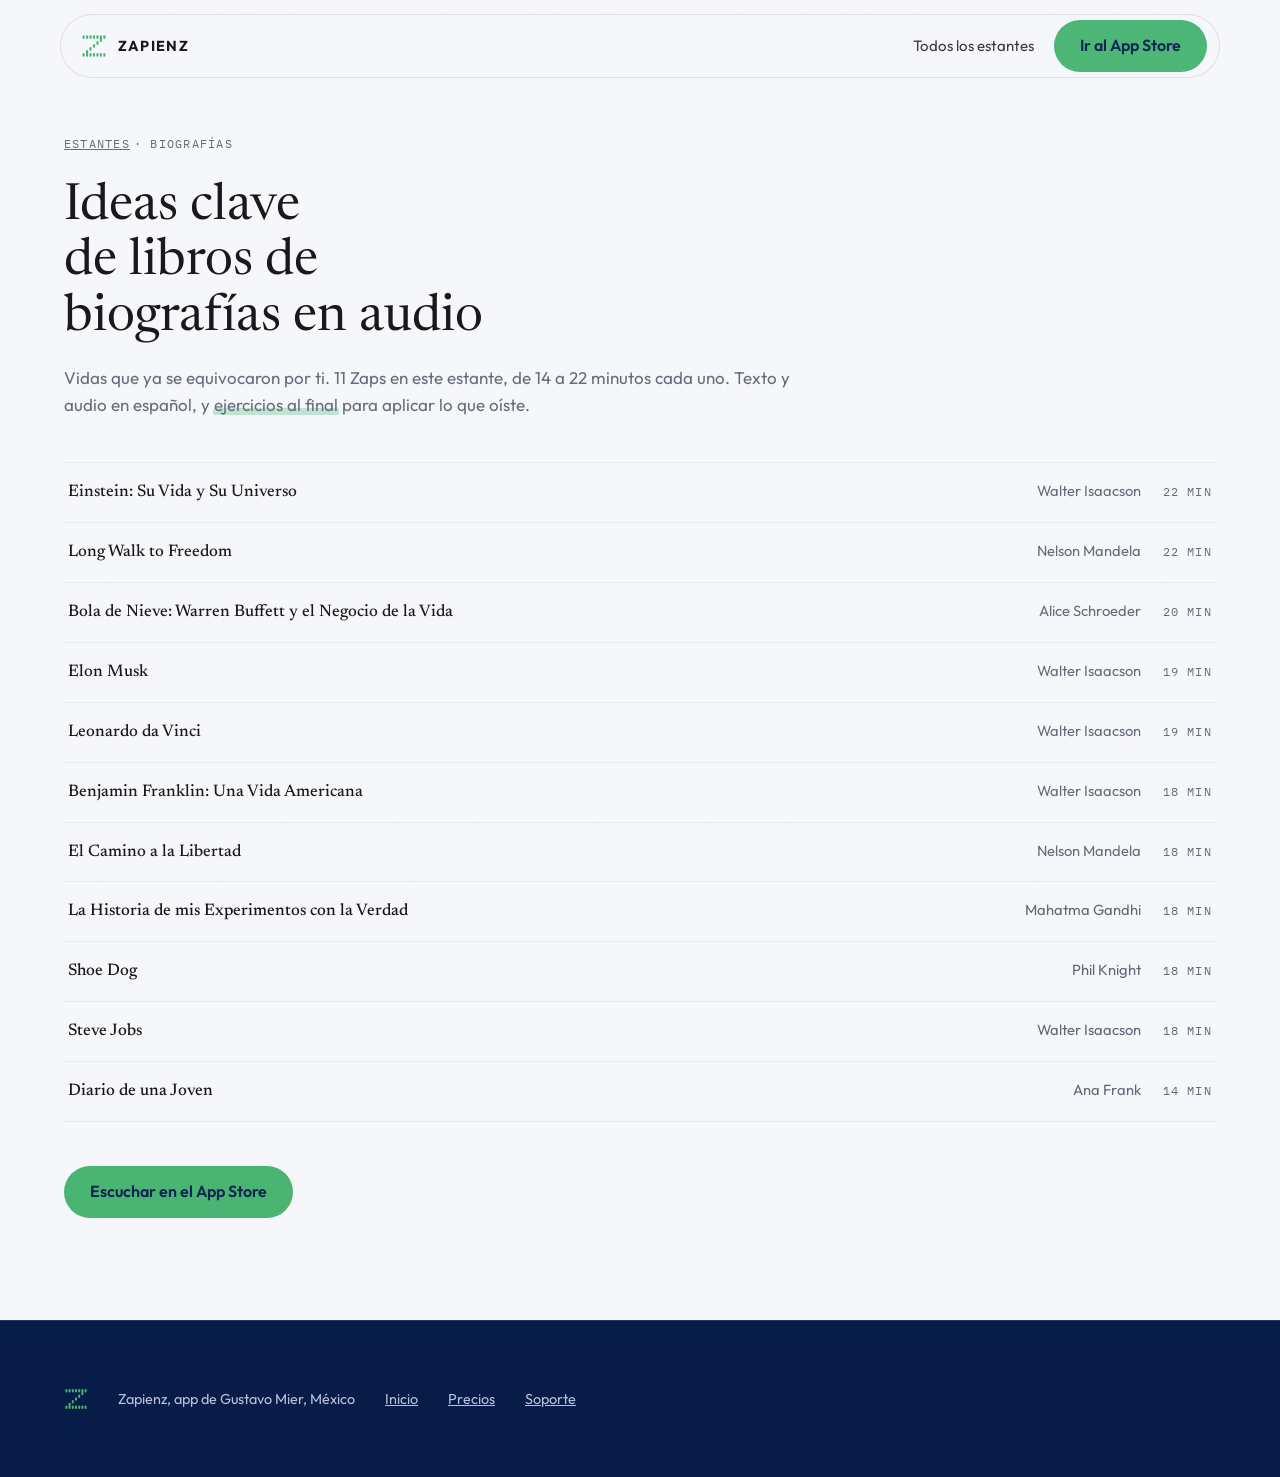
<file: c/biografias/index.html>
<!DOCTYPE html>
<html lang="es-MX" data-tema="papel">
<head>
<meta charset="utf-8">
<meta name="viewport" content="width=device-width, initial-scale=1, viewport-fit=cover">
<title>Libros de Biografías en audio y en español | Zapienz</title>
<meta name="description" content="Los 11 Zaps de biografías en Zapienz: las ideas clave de cada libro en audio y en español, de 14 a 22 minutos. Cada uno termina con ejercicios.">
<link rel="canonical" href="https://gamalabs26.github.io/zapienz-site/c/biografias/">
<meta name="theme-color" content="#0E2453">
<meta property="og:type" content="website">
<meta property="og:site_name" content="Zapienz">
<meta property="og:locale" content="es_MX">
<meta property="og:title" content="Libros de Biografías en audio y en español | Zapienz">
<meta property="og:description" content="Los 11 Zaps de biografías en Zapienz: las ideas clave de cada libro en audio y en español, de 14 a 22 minutos. Cada uno termina con ejercicios.">
<meta property="og:url" content="https://gamalabs26.github.io/zapienz-site/c/biografias/">
<meta property="og:image" content="https://gamalabs26.github.io/zapienz-site/assets/og.webp">
<meta property="og:image:width" content="1200">
<meta property="og:image:height" content="630">
<meta name="twitter:card" content="summary_large_image">
<meta name="twitter:title" content="Libros de Biografías en audio y en español | Zapienz">
<meta name="twitter:description" content="Los 11 Zaps de biografías en Zapienz: las ideas clave de cada libro en audio y en español, de 14 a 22 minutos. Cada uno termina con ejercicios.">
<meta name="twitter:image" content="https://gamalabs26.github.io/zapienz-site/assets/og.webp">
<link rel="icon" href="../../assets/brand/zapienz-mark.svg" type="image/svg+xml">
<link rel="preload" href="../../assets/fuentes/outfit-400-normal-latin.woff2" as="font" type="font/woff2" crossorigin>
<link rel="stylesheet" href="../../assets/css/site.css">
<script type="application/ld+json">
{"@context": "https://schema.org", "@type": "CollectionPage", "name": "Libros de Biografías en audio y en español | Zapienz", "description": "Los 11 Zaps de biografías en Zapienz: las ideas clave de cada libro en audio y en español, de 14 a 22 minutos. Cada uno termina con ejercicios.", "url": "https://gamalabs26.github.io/zapienz-site/c/biografias/", "inLanguage": "es", "isPartOf": {"@type": "WebSite", "name": "Zapienz", "url": "https://gamalabs26.github.io/zapienz-site/"}, "mainEntity": {"@type": "ItemList", "numberOfItems": 11, "itemListElement": [{"@type": "ListItem", "position": 1, "name": "Einstein: Su Vida y Su Universo"}, {"@type": "ListItem", "position": 2, "name": "Long Walk to Freedom"}, {"@type": "ListItem", "position": 3, "name": "Bola de Nieve: Warren Buffett y el Negocio de la Vida"}, {"@type": "ListItem", "position": 4, "name": "Elon Musk"}, {"@type": "ListItem", "position": 5, "name": "Leonardo da Vinci"}, {"@type": "ListItem", "position": 6, "name": "Benjamin Franklin: Una Vida Americana"}, {"@type": "ListItem", "position": 7, "name": "El Camino a la Libertad"}, {"@type": "ListItem", "position": 8, "name": "La Historia de mis Experimentos con la Verdad"}, {"@type": "ListItem", "position": 9, "name": "Shoe Dog"}, {"@type": "ListItem", "position": 10, "name": "Steve Jobs"}, {"@type": "ListItem", "position": 11, "name": "Diario de una Joven"}]}}
</script>
</head>
<body>
<svg class="grano" aria-hidden="true" focusable="false"
     width="100%" height="100%" preserveAspectRatio="none">
  <filter id="granoZap">
    <feTurbulence type="fractalNoise" baseFrequency="0.82" numOctaves="3" stitchTiles="stitch"/>
    <feColorMatrix type="saturate" values="0"/>
  </filter>
  <rect width="100%" height="100%" filter="url(#granoZap)"/>
</svg>
<nav class="nav" data-encogido="no" aria-label="Principal">
  <a class="nav__marca" href="../../" aria-label="Zapienz, inicio">
    <svg class="nav__mark" viewBox="0 0 120 120" width="26" height="26"
         aria-hidden="true" focusable="false" fill="currentColor">
      <rect class="zbar" data-col="0" x="7" y="10" width="10" height="18" rx="5"/>
      <rect class="zbar" data-col="0" x="7" y="92" width="10" height="18" rx="5"/>
      <rect class="zbar" data-col="1" x="23" y="10" width="10" height="18" rx="5"/>
      <rect class="zbar" data-col="1" x="23" y="78.33" width="10" height="31.67" rx="5"/>
      <rect class="zbar" data-col="2" x="39" y="10" width="10" height="18" rx="5"/>
      <rect class="zbar" data-col="2" x="39" y="64.67" width="10" height="18" rx="5"/>
      <rect class="zbar" data-col="2" x="39" y="92" width="10" height="18" rx="5"/>
      <rect class="zbar" data-col="3" x="55" y="10" width="10" height="18" rx="5"/>
      <rect class="zbar" data-col="3" x="55" y="51" width="10" height="18" rx="5"/>
      <rect class="zbar" data-col="3" x="55" y="92" width="10" height="18" rx="5"/>
      <rect class="zbar" data-col="4" x="71" y="10" width="10" height="18" rx="5"/>
      <rect class="zbar" data-col="4" x="71" y="37.33" width="10" height="18" rx="5"/>
      <rect class="zbar" data-col="4" x="71" y="92" width="10" height="18" rx="5"/>
      <rect class="zbar" data-col="5" x="87" y="10" width="10" height="31.67" rx="5"/>
      <rect class="zbar" data-col="5" x="87" y="92" width="10" height="18" rx="5"/>
      <rect class="zbar" data-col="6" x="103" y="10" width="10" height="18" rx="5"/>
      <rect class="zbar" data-col="6" x="103" y="92" width="10" height="18" rx="5"/>
    </svg>
    <svg class="nav__wordmark" viewBox="0 0 420 84" width="96" height="19"
         role="img" aria-label="Zapienz">
      <text x="0" y="62" font-family="Outfit, ui-sans-serif, system-ui, sans-serif"
            font-size="64" font-weight="700" letter-spacing="6"
            fill="currentColor">ZAPIENZ</text>
    </svg>
  </a>
  <div class="nav__enlaces"><a href="../../#catalogo-sec">Todos los estantes</a></div>
  <a class="cta" data-magnetic href="https://apps.apple.com/mx/app/id6762142820">Ir al App Store</a>
</nav>

<main class="seccion" data-superficie="papel" style="padding-top:132px">
  <div class="envoltura">
    <p class="mono migas"><a href="../../#catalogo-sec">Estantes</a> &middot; Biografías</p>
    <h1 class="serif" style="font-size:clamp(2rem,5vw,3.2rem);line-height:1.08;max-width:16ch;margin-top:14px">
      Ideas clave de libros de biografías en audio</h1>
    <p class="rev" style="margin-top:18px;color:var(--texto2);max-width:var(--medida)">
      Vidas que ya se equivocaron por ti. 11 Zaps en este estante, de 14 a 22 minutos cada uno. Texto y audio en español, y
      <span class="subrayado">ejercicios al final</span> para aplicar lo que oíste.</p>

    <ol class="lista-zaps">
        <li><span class="lista__t">Einstein: Su Vida y Su Universo</span><span class="lista__a">Walter Isaacson</span><span class="lista__m mono">22 min</span></li>
        <li><span class="lista__t">Long Walk to Freedom</span><span class="lista__a">Nelson Mandela</span><span class="lista__m mono">22 min</span></li>
        <li><span class="lista__t">Bola de Nieve: Warren Buffett y el Negocio de la Vida</span><span class="lista__a">Alice Schroeder</span><span class="lista__m mono">20 min</span></li>
        <li><span class="lista__t">Elon Musk</span><span class="lista__a">Walter Isaacson</span><span class="lista__m mono">19 min</span></li>
        <li><span class="lista__t">Leonardo da Vinci</span><span class="lista__a">Walter Isaacson</span><span class="lista__m mono">19 min</span></li>
        <li><span class="lista__t">Benjamin Franklin: Una Vida Americana</span><span class="lista__a">Walter Isaacson</span><span class="lista__m mono">18 min</span></li>
        <li><span class="lista__t">El Camino a la Libertad</span><span class="lista__a">Nelson Mandela</span><span class="lista__m mono">18 min</span></li>
        <li><span class="lista__t">La Historia de mis Experimentos con la Verdad</span><span class="lista__a">Mahatma Gandhi</span><span class="lista__m mono">18 min</span></li>
        <li><span class="lista__t">Shoe Dog</span><span class="lista__a">Phil Knight</span><span class="lista__m mono">18 min</span></li>
        <li><span class="lista__t">Steve Jobs</span><span class="lista__a">Walter Isaacson</span><span class="lista__m mono">18 min</span></li>
        <li><span class="lista__t">Diario de una Joven</span><span class="lista__a">Ana Frank</span><span class="lista__m mono">14 min</span></li>
    </ol>

    <p style="margin-top:44px"><a class="cta" data-magnetic href="https://apps.apple.com/mx/app/id6762142820">Escuchar en el App Store</a></p>
  </div>
</main>
<footer class="pie">
  <div class="pie__fila">
    <svg class="pie__mark" viewBox="0 0 120 120" width="24" height="24"
         aria-hidden="true" focusable="false" fill="currentColor">
      <rect class="zbar" data-col="0" x="7" y="10" width="10" height="18" rx="5"/>
      <rect class="zbar" data-col="0" x="7" y="92" width="10" height="18" rx="5"/>
      <rect class="zbar" data-col="1" x="23" y="10" width="10" height="18" rx="5"/>
      <rect class="zbar" data-col="1" x="23" y="78.33" width="10" height="31.67" rx="5"/>
      <rect class="zbar" data-col="2" x="39" y="10" width="10" height="18" rx="5"/>
      <rect class="zbar" data-col="2" x="39" y="64.67" width="10" height="18" rx="5"/>
      <rect class="zbar" data-col="2" x="39" y="92" width="10" height="18" rx="5"/>
      <rect class="zbar" data-col="3" x="55" y="10" width="10" height="18" rx="5"/>
      <rect class="zbar" data-col="3" x="55" y="51" width="10" height="18" rx="5"/>
      <rect class="zbar" data-col="3" x="55" y="92" width="10" height="18" rx="5"/>
      <rect class="zbar" data-col="4" x="71" y="10" width="10" height="18" rx="5"/>
      <rect class="zbar" data-col="4" x="71" y="37.33" width="10" height="18" rx="5"/>
      <rect class="zbar" data-col="4" x="71" y="92" width="10" height="18" rx="5"/>
      <rect class="zbar" data-col="5" x="87" y="10" width="10" height="31.67" rx="5"/>
      <rect class="zbar" data-col="5" x="87" y="92" width="10" height="18" rx="5"/>
      <rect class="zbar" data-col="6" x="103" y="10" width="10" height="18" rx="5"/>
      <rect class="zbar" data-col="6" x="103" y="92" width="10" height="18" rx="5"/>
    </svg>
    <span>Zapienz, app de Gustavo Mier, México</span>
    <a href="../../">Inicio</a>
    <a href="../../#precios">Precios</a>
    <a href="mailto:contactozapienz@gmail.com">Soporte</a>
  </div>
</footer>
<script src="../../assets/js/site.js" defer></script>
</body>
</html>
</file>
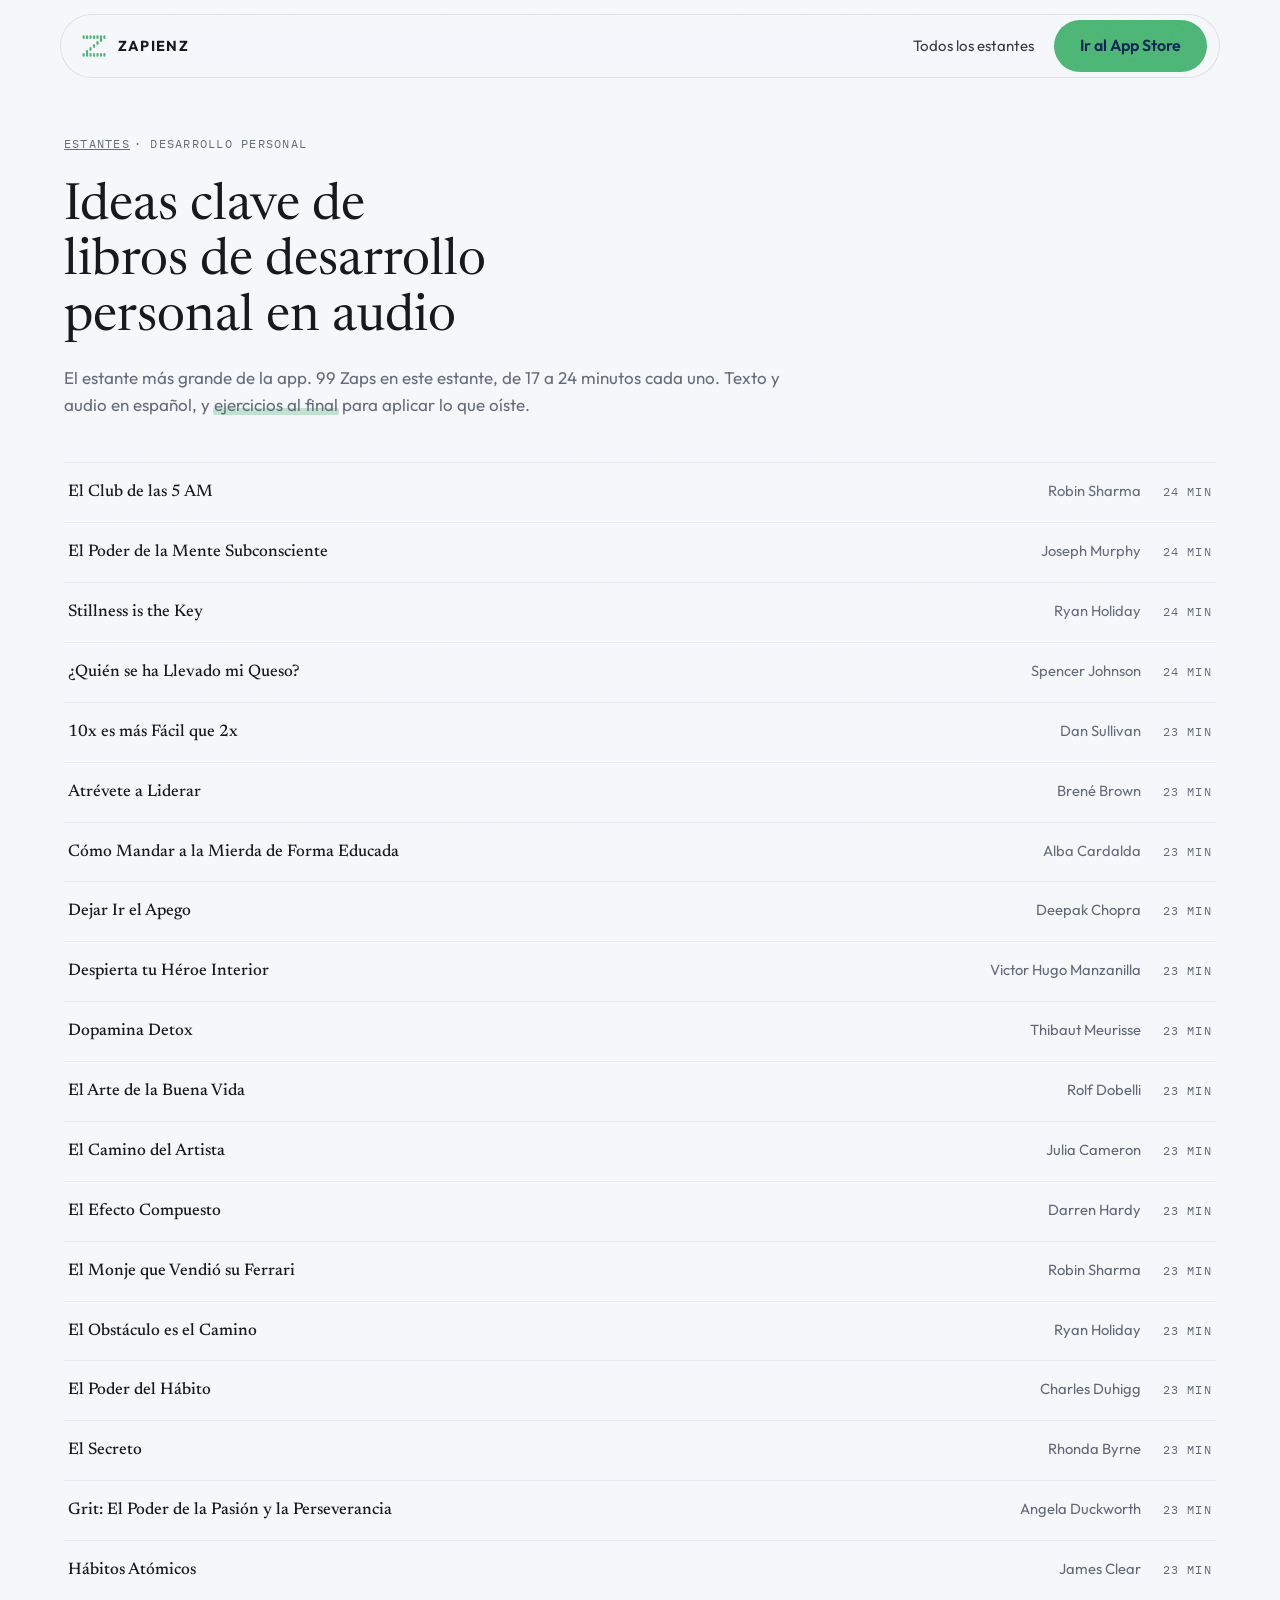
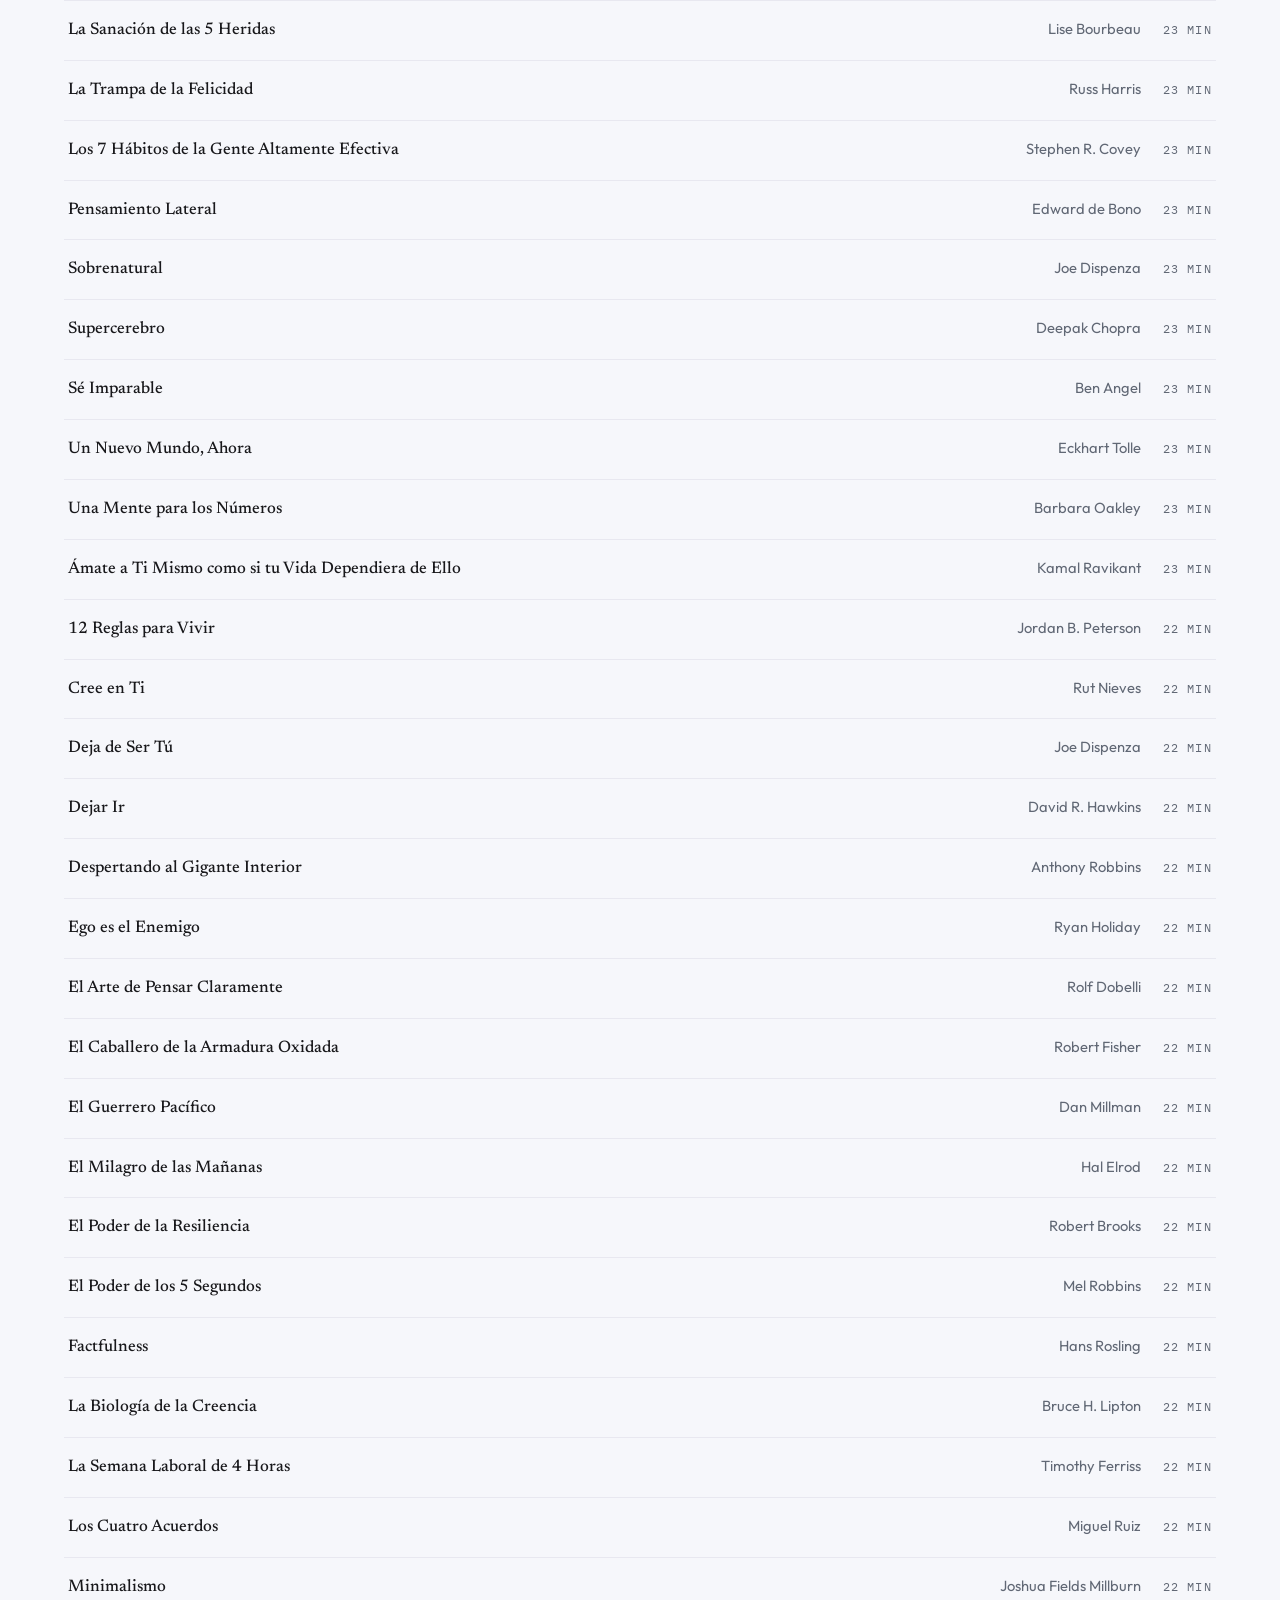
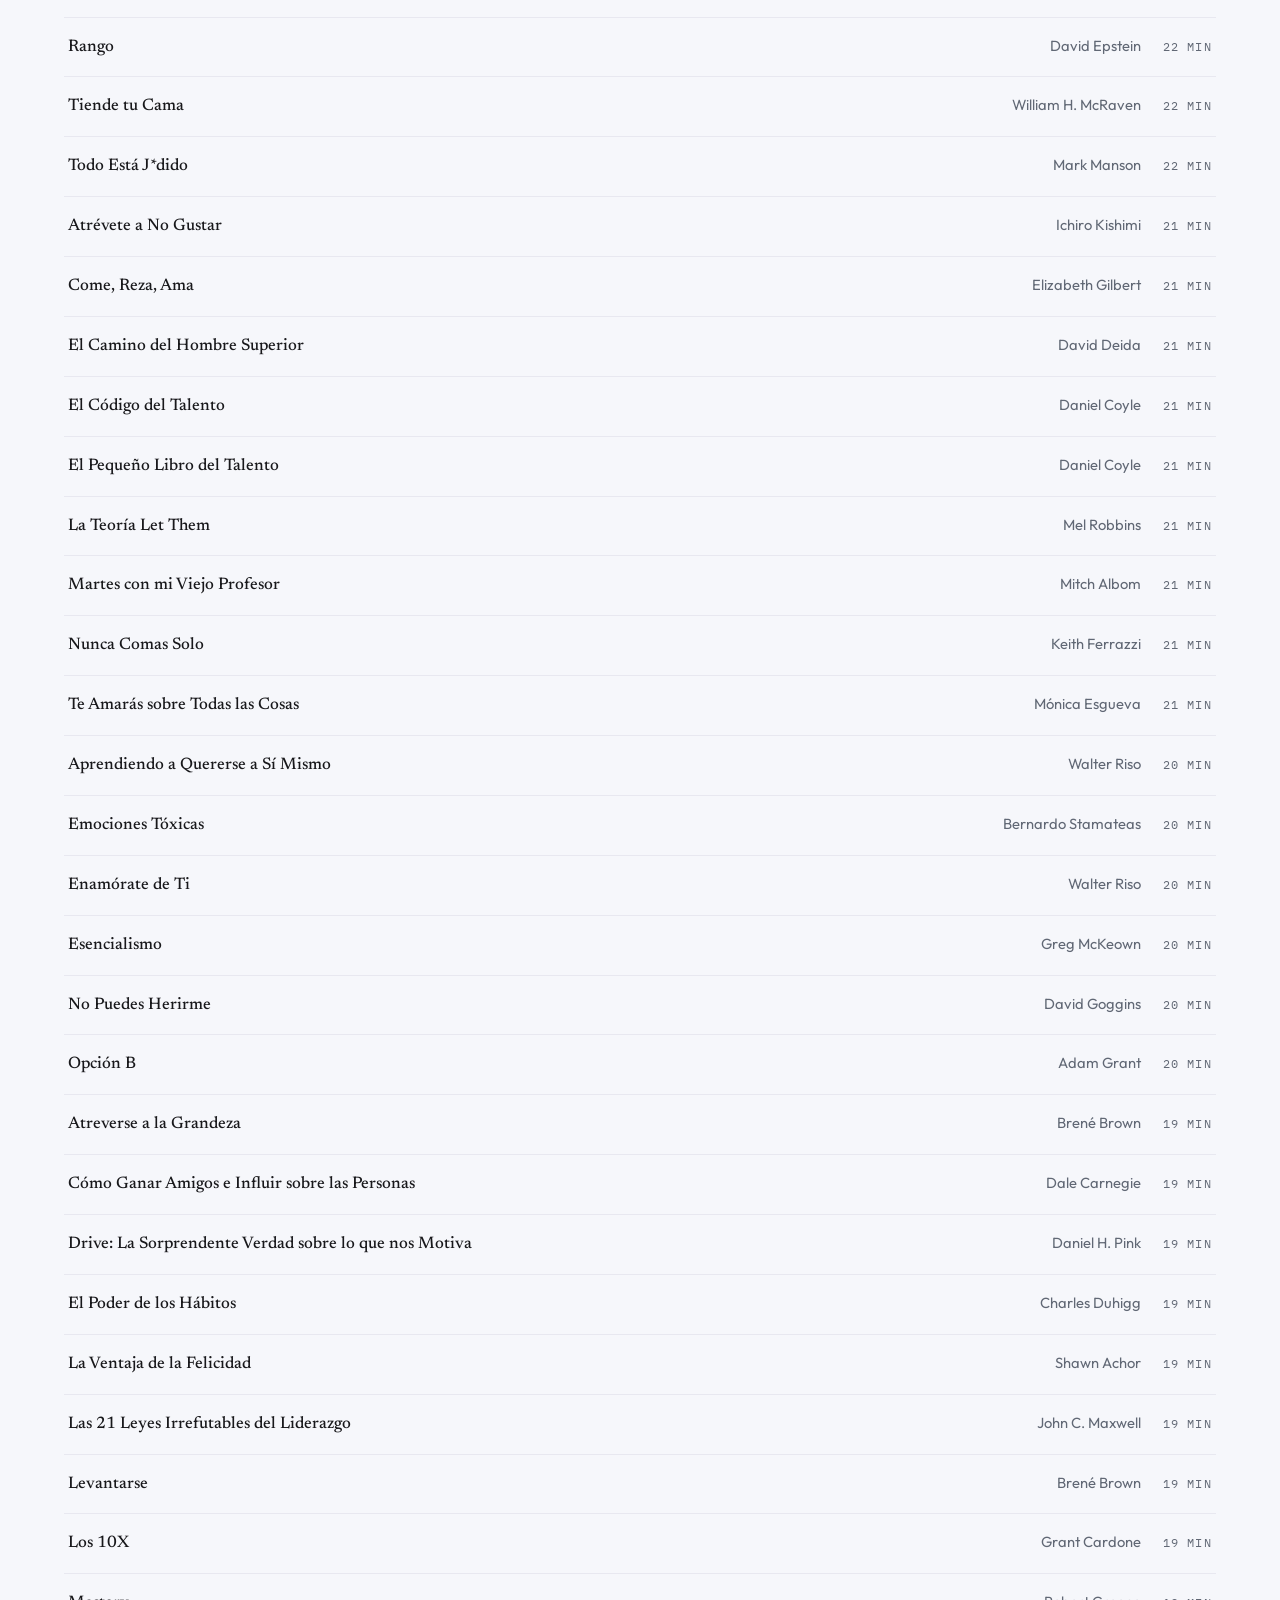
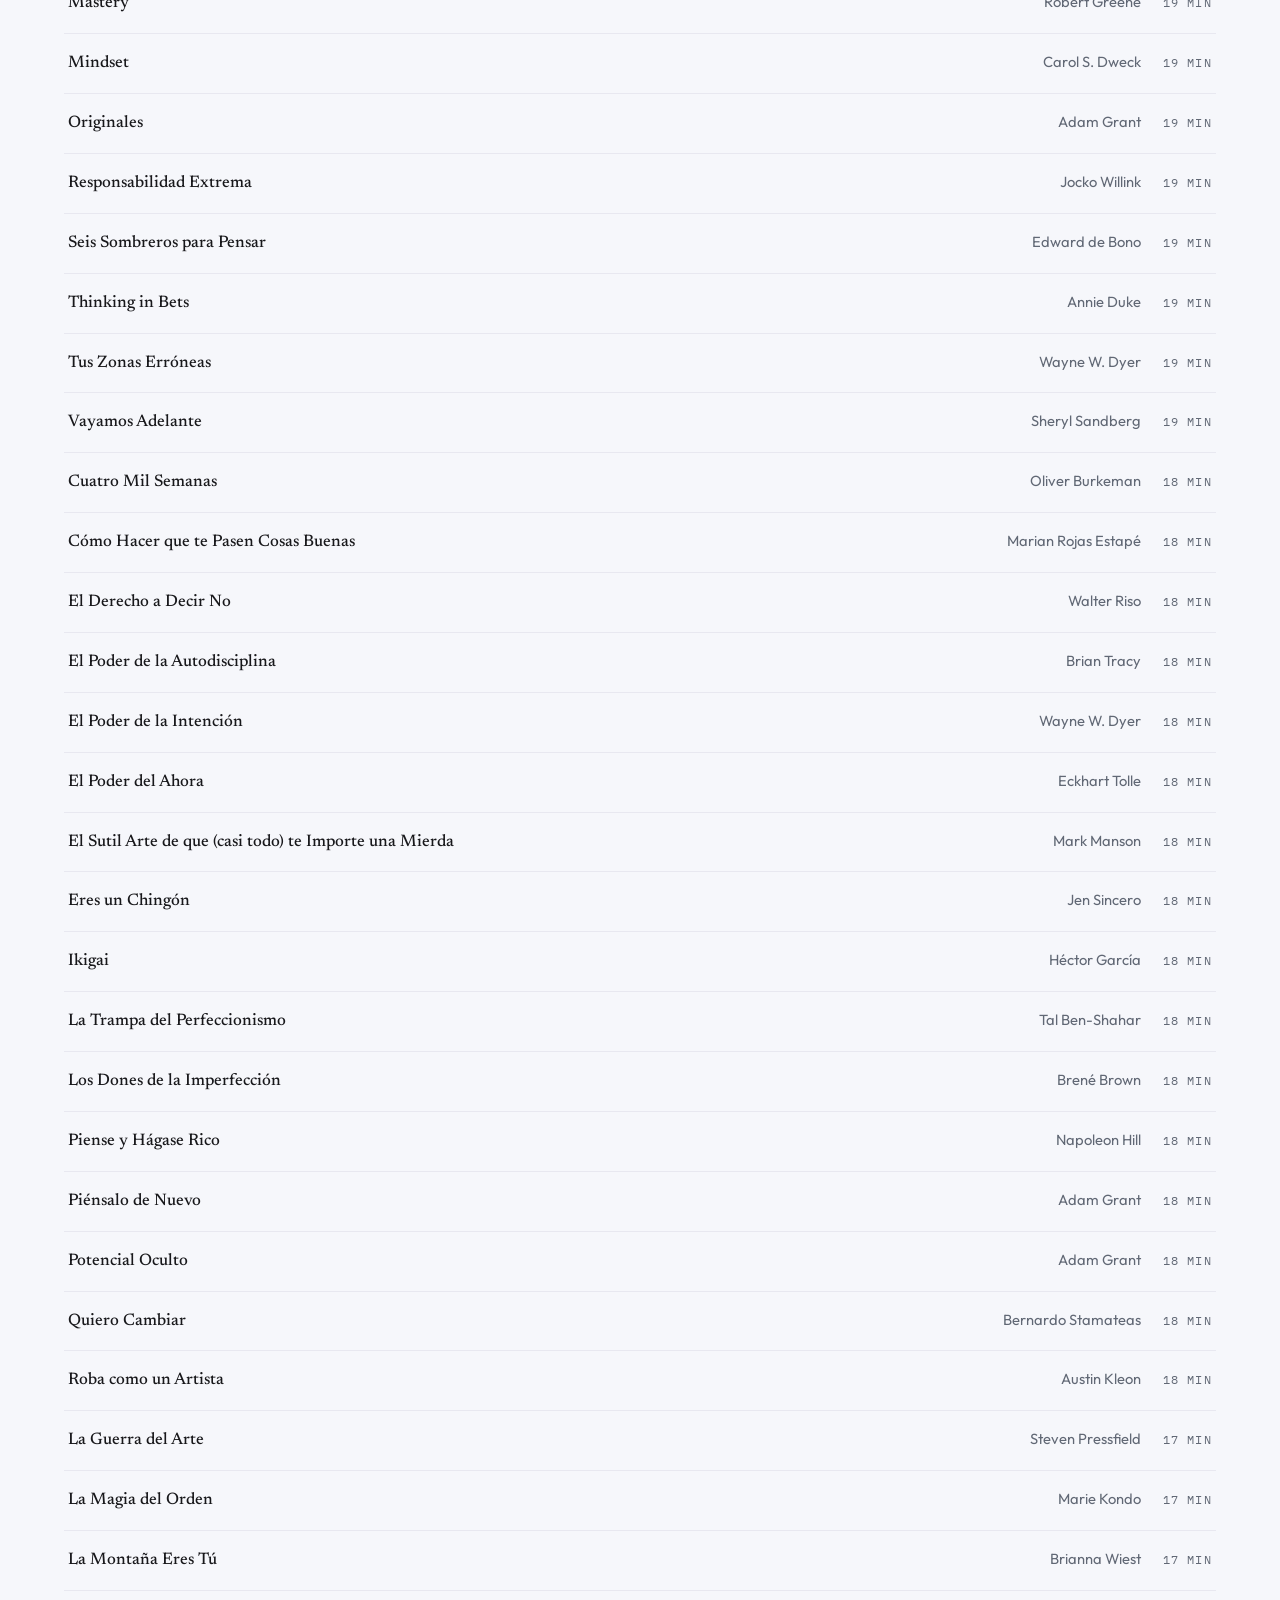
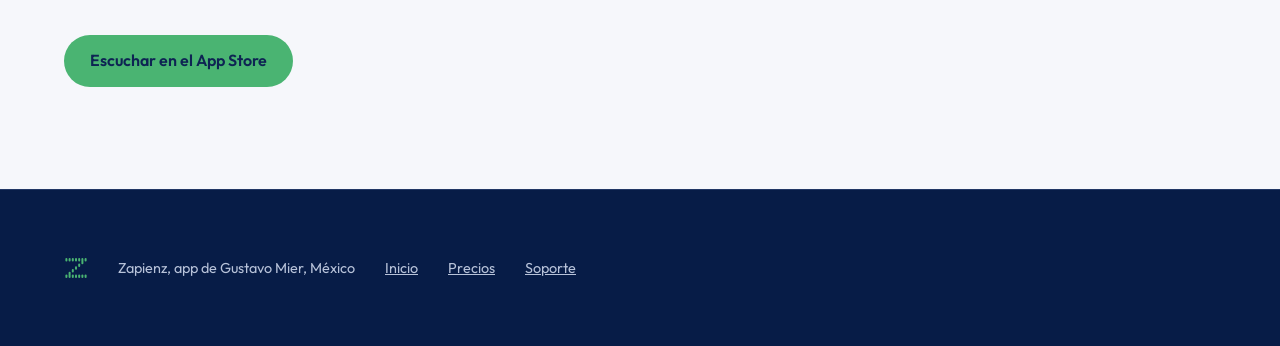
<file: c/desarrollo-personal/index.html>
<!DOCTYPE html>
<html lang="es-MX" data-tema="papel">
<head>
<meta charset="utf-8">
<meta name="viewport" content="width=device-width, initial-scale=1, viewport-fit=cover">
<title>Libros de Desarrollo personal en audio y en español | Zapienz</title>
<meta name="description" content="Los 99 Zaps de desarrollo personal en Zapienz: las ideas clave de cada libro en audio y en español, de 17 a 24 minutos. Termina con ejercicios.">
<link rel="canonical" href="https://gamalabs26.github.io/zapienz-site/c/desarrollo-personal/">
<meta name="theme-color" content="#0E2453">
<meta property="og:type" content="website">
<meta property="og:site_name" content="Zapienz">
<meta property="og:locale" content="es_MX">
<meta property="og:title" content="Libros de Desarrollo personal en audio y en español | Zapienz">
<meta property="og:description" content="Los 99 Zaps de desarrollo personal en Zapienz: las ideas clave de cada libro en audio y en español, de 17 a 24 minutos. Termina con ejercicios.">
<meta property="og:url" content="https://gamalabs26.github.io/zapienz-site/c/desarrollo-personal/">
<meta property="og:image" content="https://gamalabs26.github.io/zapienz-site/assets/og.webp">
<meta property="og:image:width" content="1200">
<meta property="og:image:height" content="630">
<meta name="twitter:card" content="summary_large_image">
<meta name="twitter:title" content="Libros de Desarrollo personal en audio y en español | Zapienz">
<meta name="twitter:description" content="Los 99 Zaps de desarrollo personal en Zapienz: las ideas clave de cada libro en audio y en español, de 17 a 24 minutos. Termina con ejercicios.">
<meta name="twitter:image" content="https://gamalabs26.github.io/zapienz-site/assets/og.webp">
<link rel="icon" href="../../assets/brand/zapienz-mark.svg" type="image/svg+xml">
<link rel="preload" href="../../assets/fuentes/outfit-400-normal-latin.woff2" as="font" type="font/woff2" crossorigin>
<link rel="stylesheet" href="../../assets/css/site.css">
<script type="application/ld+json">
{"@context": "https://schema.org", "@type": "CollectionPage", "name": "Libros de Desarrollo personal en audio y en español | Zapienz", "description": "Los 99 Zaps de desarrollo personal en Zapienz: las ideas clave de cada libro en audio y en español, de 17 a 24 minutos. Termina con ejercicios.", "url": "https://gamalabs26.github.io/zapienz-site/c/desarrollo-personal/", "inLanguage": "es", "isPartOf": {"@type": "WebSite", "name": "Zapienz", "url": "https://gamalabs26.github.io/zapienz-site/"}, "mainEntity": {"@type": "ItemList", "numberOfItems": 99, "itemListElement": [{"@type": "ListItem", "position": 1, "name": "El Club de las 5 AM"}, {"@type": "ListItem", "position": 2, "name": "El Poder de la Mente Subconsciente"}, {"@type": "ListItem", "position": 3, "name": "Stillness is the Key"}, {"@type": "ListItem", "position": 4, "name": "¿Quién se ha Llevado mi Queso?"}, {"@type": "ListItem", "position": 5, "name": "10x es más Fácil que 2x"}, {"@type": "ListItem", "position": 6, "name": "Atrévete a Liderar"}, {"@type": "ListItem", "position": 7, "name": "Cómo Mandar a la Mierda de Forma Educada"}, {"@type": "ListItem", "position": 8, "name": "Dejar Ir el Apego"}, {"@type": "ListItem", "position": 9, "name": "Despierta tu Héroe Interior"}, {"@type": "ListItem", "position": 10, "name": "Dopamina Detox"}, {"@type": "ListItem", "position": 11, "name": "El Arte de la Buena Vida"}, {"@type": "ListItem", "position": 12, "name": "El Camino del Artista"}, {"@type": "ListItem", "position": 13, "name": "El Efecto Compuesto"}, {"@type": "ListItem", "position": 14, "name": "El Monje que Vendió su Ferrari"}, {"@type": "ListItem", "position": 15, "name": "El Obstáculo es el Camino"}, {"@type": "ListItem", "position": 16, "name": "El Poder del Hábito"}, {"@type": "ListItem", "position": 17, "name": "El Secreto"}, {"@type": "ListItem", "position": 18, "name": "Grit: El Poder de la Pasión y la Perseverancia"}, {"@type": "ListItem", "position": 19, "name": "Hábitos Atómicos"}, {"@type": "ListItem", "position": 20, "name": "La Sanación de las 5 Heridas"}]}}
</script>
</head>
<body>
<svg class="grano" aria-hidden="true" focusable="false"
     width="100%" height="100%" preserveAspectRatio="none">
  <filter id="granoZap">
    <feTurbulence type="fractalNoise" baseFrequency="0.82" numOctaves="3" stitchTiles="stitch"/>
    <feColorMatrix type="saturate" values="0"/>
  </filter>
  <rect width="100%" height="100%" filter="url(#granoZap)"/>
</svg>
<nav class="nav" data-encogido="no" aria-label="Principal">
  <a class="nav__marca" href="../../" aria-label="Zapienz, inicio">
    <svg class="nav__mark" viewBox="0 0 120 120" width="26" height="26"
         aria-hidden="true" focusable="false" fill="currentColor">
      <rect class="zbar" data-col="0" x="7" y="10" width="10" height="18" rx="5"/>
      <rect class="zbar" data-col="0" x="7" y="92" width="10" height="18" rx="5"/>
      <rect class="zbar" data-col="1" x="23" y="10" width="10" height="18" rx="5"/>
      <rect class="zbar" data-col="1" x="23" y="78.33" width="10" height="31.67" rx="5"/>
      <rect class="zbar" data-col="2" x="39" y="10" width="10" height="18" rx="5"/>
      <rect class="zbar" data-col="2" x="39" y="64.67" width="10" height="18" rx="5"/>
      <rect class="zbar" data-col="2" x="39" y="92" width="10" height="18" rx="5"/>
      <rect class="zbar" data-col="3" x="55" y="10" width="10" height="18" rx="5"/>
      <rect class="zbar" data-col="3" x="55" y="51" width="10" height="18" rx="5"/>
      <rect class="zbar" data-col="3" x="55" y="92" width="10" height="18" rx="5"/>
      <rect class="zbar" data-col="4" x="71" y="10" width="10" height="18" rx="5"/>
      <rect class="zbar" data-col="4" x="71" y="37.33" width="10" height="18" rx="5"/>
      <rect class="zbar" data-col="4" x="71" y="92" width="10" height="18" rx="5"/>
      <rect class="zbar" data-col="5" x="87" y="10" width="10" height="31.67" rx="5"/>
      <rect class="zbar" data-col="5" x="87" y="92" width="10" height="18" rx="5"/>
      <rect class="zbar" data-col="6" x="103" y="10" width="10" height="18" rx="5"/>
      <rect class="zbar" data-col="6" x="103" y="92" width="10" height="18" rx="5"/>
    </svg>
    <svg class="nav__wordmark" viewBox="0 0 420 84" width="96" height="19"
         role="img" aria-label="Zapienz">
      <text x="0" y="62" font-family="Outfit, ui-sans-serif, system-ui, sans-serif"
            font-size="64" font-weight="700" letter-spacing="6"
            fill="currentColor">ZAPIENZ</text>
    </svg>
  </a>
  <div class="nav__enlaces"><a href="../../#catalogo-sec">Todos los estantes</a></div>
  <a class="cta" data-magnetic href="https://apps.apple.com/mx/app/id6762142820">Ir al App Store</a>
</nav>

<main class="seccion" data-superficie="papel" style="padding-top:132px">
  <div class="envoltura">
    <p class="mono migas"><a href="../../#catalogo-sec">Estantes</a> &middot; Desarrollo personal</p>
    <h1 class="serif" style="font-size:clamp(2rem,5vw,3.2rem);line-height:1.08;max-width:16ch;margin-top:14px">
      Ideas clave de libros de desarrollo personal en audio</h1>
    <p class="rev" style="margin-top:18px;color:var(--texto2);max-width:var(--medida)">
      El estante más grande de la app. 99 Zaps en este estante, de 17 a 24 minutos cada uno. Texto y audio en español, y
      <span class="subrayado">ejercicios al final</span> para aplicar lo que oíste.</p>

    <ol class="lista-zaps">
        <li><span class="lista__t">El Club de las 5 AM</span><span class="lista__a">Robin Sharma</span><span class="lista__m mono">24 min</span></li>
        <li><span class="lista__t">El Poder de la Mente Subconsciente</span><span class="lista__a">Joseph Murphy</span><span class="lista__m mono">24 min</span></li>
        <li><span class="lista__t">Stillness is the Key</span><span class="lista__a">Ryan Holiday</span><span class="lista__m mono">24 min</span></li>
        <li><span class="lista__t">¿Quién se ha Llevado mi Queso?</span><span class="lista__a">Spencer Johnson</span><span class="lista__m mono">24 min</span></li>
        <li><span class="lista__t">10x es más Fácil que 2x</span><span class="lista__a">Dan Sullivan</span><span class="lista__m mono">23 min</span></li>
        <li><span class="lista__t">Atrévete a Liderar</span><span class="lista__a">Brené Brown</span><span class="lista__m mono">23 min</span></li>
        <li><span class="lista__t">Cómo Mandar a la Mierda de Forma Educada</span><span class="lista__a">Alba Cardalda</span><span class="lista__m mono">23 min</span></li>
        <li><span class="lista__t">Dejar Ir el Apego</span><span class="lista__a">Deepak Chopra</span><span class="lista__m mono">23 min</span></li>
        <li><span class="lista__t">Despierta tu Héroe Interior</span><span class="lista__a">Victor Hugo Manzanilla</span><span class="lista__m mono">23 min</span></li>
        <li><span class="lista__t">Dopamina Detox</span><span class="lista__a">Thibaut Meurisse</span><span class="lista__m mono">23 min</span></li>
        <li><span class="lista__t">El Arte de la Buena Vida</span><span class="lista__a">Rolf Dobelli</span><span class="lista__m mono">23 min</span></li>
        <li><span class="lista__t">El Camino del Artista</span><span class="lista__a">Julia Cameron</span><span class="lista__m mono">23 min</span></li>
        <li><span class="lista__t">El Efecto Compuesto</span><span class="lista__a">Darren Hardy</span><span class="lista__m mono">23 min</span></li>
        <li><span class="lista__t">El Monje que Vendió su Ferrari</span><span class="lista__a">Robin Sharma</span><span class="lista__m mono">23 min</span></li>
        <li><span class="lista__t">El Obstáculo es el Camino</span><span class="lista__a">Ryan Holiday</span><span class="lista__m mono">23 min</span></li>
        <li><span class="lista__t">El Poder del Hábito</span><span class="lista__a">Charles Duhigg</span><span class="lista__m mono">23 min</span></li>
        <li><span class="lista__t">El Secreto</span><span class="lista__a">Rhonda Byrne</span><span class="lista__m mono">23 min</span></li>
        <li><span class="lista__t">Grit: El Poder de la Pasión y la Perseverancia</span><span class="lista__a">Angela Duckworth</span><span class="lista__m mono">23 min</span></li>
        <li><span class="lista__t">Hábitos Atómicos</span><span class="lista__a">James Clear</span><span class="lista__m mono">23 min</span></li>
        <li><span class="lista__t">La Sanación de las 5 Heridas</span><span class="lista__a">Lise Bourbeau</span><span class="lista__m mono">23 min</span></li>
        <li><span class="lista__t">La Trampa de la Felicidad</span><span class="lista__a">Russ Harris</span><span class="lista__m mono">23 min</span></li>
        <li><span class="lista__t">Los 7 Hábitos de la Gente Altamente Efectiva</span><span class="lista__a">Stephen R. Covey</span><span class="lista__m mono">23 min</span></li>
        <li><span class="lista__t">Pensamiento Lateral</span><span class="lista__a">Edward de Bono</span><span class="lista__m mono">23 min</span></li>
        <li><span class="lista__t">Sobrenatural</span><span class="lista__a">Joe Dispenza</span><span class="lista__m mono">23 min</span></li>
        <li><span class="lista__t">Supercerebro</span><span class="lista__a">Deepak Chopra</span><span class="lista__m mono">23 min</span></li>
        <li><span class="lista__t">Sé Imparable</span><span class="lista__a">Ben Angel</span><span class="lista__m mono">23 min</span></li>
        <li><span class="lista__t">Un Nuevo Mundo, Ahora</span><span class="lista__a">Eckhart Tolle</span><span class="lista__m mono">23 min</span></li>
        <li><span class="lista__t">Una Mente para los Números</span><span class="lista__a">Barbara Oakley</span><span class="lista__m mono">23 min</span></li>
        <li><span class="lista__t">Ámate a Ti Mismo como si tu Vida Dependiera de Ello</span><span class="lista__a">Kamal Ravikant</span><span class="lista__m mono">23 min</span></li>
        <li><span class="lista__t">12 Reglas para Vivir</span><span class="lista__a">Jordan B. Peterson</span><span class="lista__m mono">22 min</span></li>
        <li><span class="lista__t">Cree en Ti</span><span class="lista__a">Rut Nieves</span><span class="lista__m mono">22 min</span></li>
        <li><span class="lista__t">Deja de Ser Tú</span><span class="lista__a">Joe Dispenza</span><span class="lista__m mono">22 min</span></li>
        <li><span class="lista__t">Dejar Ir</span><span class="lista__a">David R. Hawkins</span><span class="lista__m mono">22 min</span></li>
        <li><span class="lista__t">Despertando al Gigante Interior</span><span class="lista__a">Anthony Robbins</span><span class="lista__m mono">22 min</span></li>
        <li><span class="lista__t">Ego es el Enemigo</span><span class="lista__a">Ryan Holiday</span><span class="lista__m mono">22 min</span></li>
        <li><span class="lista__t">El Arte de Pensar Claramente</span><span class="lista__a">Rolf Dobelli</span><span class="lista__m mono">22 min</span></li>
        <li><span class="lista__t">El Caballero de la Armadura Oxidada</span><span class="lista__a">Robert Fisher</span><span class="lista__m mono">22 min</span></li>
        <li><span class="lista__t">El Guerrero Pacífico</span><span class="lista__a">Dan Millman</span><span class="lista__m mono">22 min</span></li>
        <li><span class="lista__t">El Milagro de las Mañanas</span><span class="lista__a">Hal Elrod</span><span class="lista__m mono">22 min</span></li>
        <li><span class="lista__t">El Poder de la Resiliencia</span><span class="lista__a">Robert Brooks</span><span class="lista__m mono">22 min</span></li>
        <li><span class="lista__t">El Poder de los 5 Segundos</span><span class="lista__a">Mel Robbins</span><span class="lista__m mono">22 min</span></li>
        <li><span class="lista__t">Factfulness</span><span class="lista__a">Hans Rosling</span><span class="lista__m mono">22 min</span></li>
        <li><span class="lista__t">La Biología de la Creencia</span><span class="lista__a">Bruce H. Lipton</span><span class="lista__m mono">22 min</span></li>
        <li><span class="lista__t">La Semana Laboral de 4 Horas</span><span class="lista__a">Timothy Ferriss</span><span class="lista__m mono">22 min</span></li>
        <li><span class="lista__t">Los Cuatro Acuerdos</span><span class="lista__a">Miguel Ruiz</span><span class="lista__m mono">22 min</span></li>
        <li><span class="lista__t">Minimalismo</span><span class="lista__a">Joshua Fields Millburn</span><span class="lista__m mono">22 min</span></li>
        <li><span class="lista__t">Rango</span><span class="lista__a">David Epstein</span><span class="lista__m mono">22 min</span></li>
        <li><span class="lista__t">Tiende tu Cama</span><span class="lista__a">William H. McRaven</span><span class="lista__m mono">22 min</span></li>
        <li><span class="lista__t">Todo Está J*dido</span><span class="lista__a">Mark Manson</span><span class="lista__m mono">22 min</span></li>
        <li><span class="lista__t">Atrévete a No Gustar</span><span class="lista__a">Ichiro Kishimi</span><span class="lista__m mono">21 min</span></li>
        <li><span class="lista__t">Come, Reza, Ama</span><span class="lista__a">Elizabeth Gilbert</span><span class="lista__m mono">21 min</span></li>
        <li><span class="lista__t">El Camino del Hombre Superior</span><span class="lista__a">David Deida</span><span class="lista__m mono">21 min</span></li>
        <li><span class="lista__t">El Código del Talento</span><span class="lista__a">Daniel Coyle</span><span class="lista__m mono">21 min</span></li>
        <li><span class="lista__t">El Pequeño Libro del Talento</span><span class="lista__a">Daniel Coyle</span><span class="lista__m mono">21 min</span></li>
        <li><span class="lista__t">La Teoría Let Them</span><span class="lista__a">Mel Robbins</span><span class="lista__m mono">21 min</span></li>
        <li><span class="lista__t">Martes con mi Viejo Profesor</span><span class="lista__a">Mitch Albom</span><span class="lista__m mono">21 min</span></li>
        <li><span class="lista__t">Nunca Comas Solo</span><span class="lista__a">Keith Ferrazzi</span><span class="lista__m mono">21 min</span></li>
        <li><span class="lista__t">Te Amarás sobre Todas las Cosas</span><span class="lista__a">Mónica Esgueva</span><span class="lista__m mono">21 min</span></li>
        <li><span class="lista__t">Aprendiendo a Quererse a Sí Mismo</span><span class="lista__a">Walter Riso</span><span class="lista__m mono">20 min</span></li>
        <li><span class="lista__t">Emociones Tóxicas</span><span class="lista__a">Bernardo Stamateas</span><span class="lista__m mono">20 min</span></li>
        <li><span class="lista__t">Enamórate de Ti</span><span class="lista__a">Walter Riso</span><span class="lista__m mono">20 min</span></li>
        <li><span class="lista__t">Esencialismo</span><span class="lista__a">Greg McKeown</span><span class="lista__m mono">20 min</span></li>
        <li><span class="lista__t">No Puedes Herirme</span><span class="lista__a">David Goggins</span><span class="lista__m mono">20 min</span></li>
        <li><span class="lista__t">Opción B</span><span class="lista__a">Adam Grant</span><span class="lista__m mono">20 min</span></li>
        <li><span class="lista__t">Atreverse a la Grandeza</span><span class="lista__a">Brené Brown</span><span class="lista__m mono">19 min</span></li>
        <li><span class="lista__t">Cómo Ganar Amigos e Influir sobre las Personas</span><span class="lista__a">Dale Carnegie</span><span class="lista__m mono">19 min</span></li>
        <li><span class="lista__t">Drive: La Sorprendente Verdad sobre lo que nos Motiva</span><span class="lista__a">Daniel H. Pink</span><span class="lista__m mono">19 min</span></li>
        <li><span class="lista__t">El Poder de los Hábitos</span><span class="lista__a">Charles Duhigg</span><span class="lista__m mono">19 min</span></li>
        <li><span class="lista__t">La Ventaja de la Felicidad</span><span class="lista__a">Shawn Achor</span><span class="lista__m mono">19 min</span></li>
        <li><span class="lista__t">Las 21 Leyes Irrefutables del Liderazgo</span><span class="lista__a">John C. Maxwell</span><span class="lista__m mono">19 min</span></li>
        <li><span class="lista__t">Levantarse</span><span class="lista__a">Brené Brown</span><span class="lista__m mono">19 min</span></li>
        <li><span class="lista__t">Los 10X</span><span class="lista__a">Grant Cardone</span><span class="lista__m mono">19 min</span></li>
        <li><span class="lista__t">Mastery</span><span class="lista__a">Robert Greene</span><span class="lista__m mono">19 min</span></li>
        <li><span class="lista__t">Mindset</span><span class="lista__a">Carol S. Dweck</span><span class="lista__m mono">19 min</span></li>
        <li><span class="lista__t">Originales</span><span class="lista__a">Adam Grant</span><span class="lista__m mono">19 min</span></li>
        <li><span class="lista__t">Responsabilidad Extrema</span><span class="lista__a">Jocko Willink</span><span class="lista__m mono">19 min</span></li>
        <li><span class="lista__t">Seis Sombreros para Pensar</span><span class="lista__a">Edward de Bono</span><span class="lista__m mono">19 min</span></li>
        <li><span class="lista__t">Thinking in Bets</span><span class="lista__a">Annie Duke</span><span class="lista__m mono">19 min</span></li>
        <li><span class="lista__t">Tus Zonas Erróneas</span><span class="lista__a">Wayne W. Dyer</span><span class="lista__m mono">19 min</span></li>
        <li><span class="lista__t">Vayamos Adelante</span><span class="lista__a">Sheryl Sandberg</span><span class="lista__m mono">19 min</span></li>
        <li><span class="lista__t">Cuatro Mil Semanas</span><span class="lista__a">Oliver Burkeman</span><span class="lista__m mono">18 min</span></li>
        <li><span class="lista__t">Cómo Hacer que te Pasen Cosas Buenas</span><span class="lista__a">Marian Rojas Estapé</span><span class="lista__m mono">18 min</span></li>
        <li><span class="lista__t">El Derecho a Decir No</span><span class="lista__a">Walter Riso</span><span class="lista__m mono">18 min</span></li>
        <li><span class="lista__t">El Poder de la Autodisciplina</span><span class="lista__a">Brian Tracy</span><span class="lista__m mono">18 min</span></li>
        <li><span class="lista__t">El Poder de la Intención</span><span class="lista__a">Wayne W. Dyer</span><span class="lista__m mono">18 min</span></li>
        <li><span class="lista__t">El Poder del Ahora</span><span class="lista__a">Eckhart Tolle</span><span class="lista__m mono">18 min</span></li>
        <li><span class="lista__t">El Sutil Arte de que (casi todo) te Importe una Mierda</span><span class="lista__a">Mark Manson</span><span class="lista__m mono">18 min</span></li>
        <li><span class="lista__t">Eres un Chingón</span><span class="lista__a">Jen Sincero</span><span class="lista__m mono">18 min</span></li>
        <li><span class="lista__t">Ikigai</span><span class="lista__a">Héctor García</span><span class="lista__m mono">18 min</span></li>
        <li><span class="lista__t">La Trampa del Perfeccionismo</span><span class="lista__a">Tal Ben-Shahar</span><span class="lista__m mono">18 min</span></li>
        <li><span class="lista__t">Los Dones de la Imperfección</span><span class="lista__a">Brené Brown</span><span class="lista__m mono">18 min</span></li>
        <li><span class="lista__t">Piense y Hágase Rico</span><span class="lista__a">Napoleon Hill</span><span class="lista__m mono">18 min</span></li>
        <li><span class="lista__t">Piénsalo de Nuevo</span><span class="lista__a">Adam Grant</span><span class="lista__m mono">18 min</span></li>
        <li><span class="lista__t">Potencial Oculto</span><span class="lista__a">Adam Grant</span><span class="lista__m mono">18 min</span></li>
        <li><span class="lista__t">Quiero Cambiar</span><span class="lista__a">Bernardo Stamateas</span><span class="lista__m mono">18 min</span></li>
        <li><span class="lista__t">Roba como un Artista</span><span class="lista__a">Austin Kleon</span><span class="lista__m mono">18 min</span></li>
        <li><span class="lista__t">La Guerra del Arte</span><span class="lista__a">Steven Pressfield</span><span class="lista__m mono">17 min</span></li>
        <li><span class="lista__t">La Magia del Orden</span><span class="lista__a">Marie Kondo</span><span class="lista__m mono">17 min</span></li>
        <li><span class="lista__t">La Montaña Eres Tú</span><span class="lista__a">Brianna Wiest</span><span class="lista__m mono">17 min</span></li>
    </ol>

    <p style="margin-top:44px"><a class="cta" data-magnetic href="https://apps.apple.com/mx/app/id6762142820">Escuchar en el App Store</a></p>
  </div>
</main>
<footer class="pie">
  <div class="pie__fila">
    <svg class="pie__mark" viewBox="0 0 120 120" width="24" height="24"
         aria-hidden="true" focusable="false" fill="currentColor">
      <rect class="zbar" data-col="0" x="7" y="10" width="10" height="18" rx="5"/>
      <rect class="zbar" data-col="0" x="7" y="92" width="10" height="18" rx="5"/>
      <rect class="zbar" data-col="1" x="23" y="10" width="10" height="18" rx="5"/>
      <rect class="zbar" data-col="1" x="23" y="78.33" width="10" height="31.67" rx="5"/>
      <rect class="zbar" data-col="2" x="39" y="10" width="10" height="18" rx="5"/>
      <rect class="zbar" data-col="2" x="39" y="64.67" width="10" height="18" rx="5"/>
      <rect class="zbar" data-col="2" x="39" y="92" width="10" height="18" rx="5"/>
      <rect class="zbar" data-col="3" x="55" y="10" width="10" height="18" rx="5"/>
      <rect class="zbar" data-col="3" x="55" y="51" width="10" height="18" rx="5"/>
      <rect class="zbar" data-col="3" x="55" y="92" width="10" height="18" rx="5"/>
      <rect class="zbar" data-col="4" x="71" y="10" width="10" height="18" rx="5"/>
      <rect class="zbar" data-col="4" x="71" y="37.33" width="10" height="18" rx="5"/>
      <rect class="zbar" data-col="4" x="71" y="92" width="10" height="18" rx="5"/>
      <rect class="zbar" data-col="5" x="87" y="10" width="10" height="31.67" rx="5"/>
      <rect class="zbar" data-col="5" x="87" y="92" width="10" height="18" rx="5"/>
      <rect class="zbar" data-col="6" x="103" y="10" width="10" height="18" rx="5"/>
      <rect class="zbar" data-col="6" x="103" y="92" width="10" height="18" rx="5"/>
    </svg>
    <span>Zapienz, app de Gustavo Mier, México</span>
    <a href="../../">Inicio</a>
    <a href="../../#precios">Precios</a>
    <a href="mailto:contactozapienz@gmail.com">Soporte</a>
  </div>
</footer>
<script src="../../assets/js/site.js" defer></script>
</body>
</html>
</file>
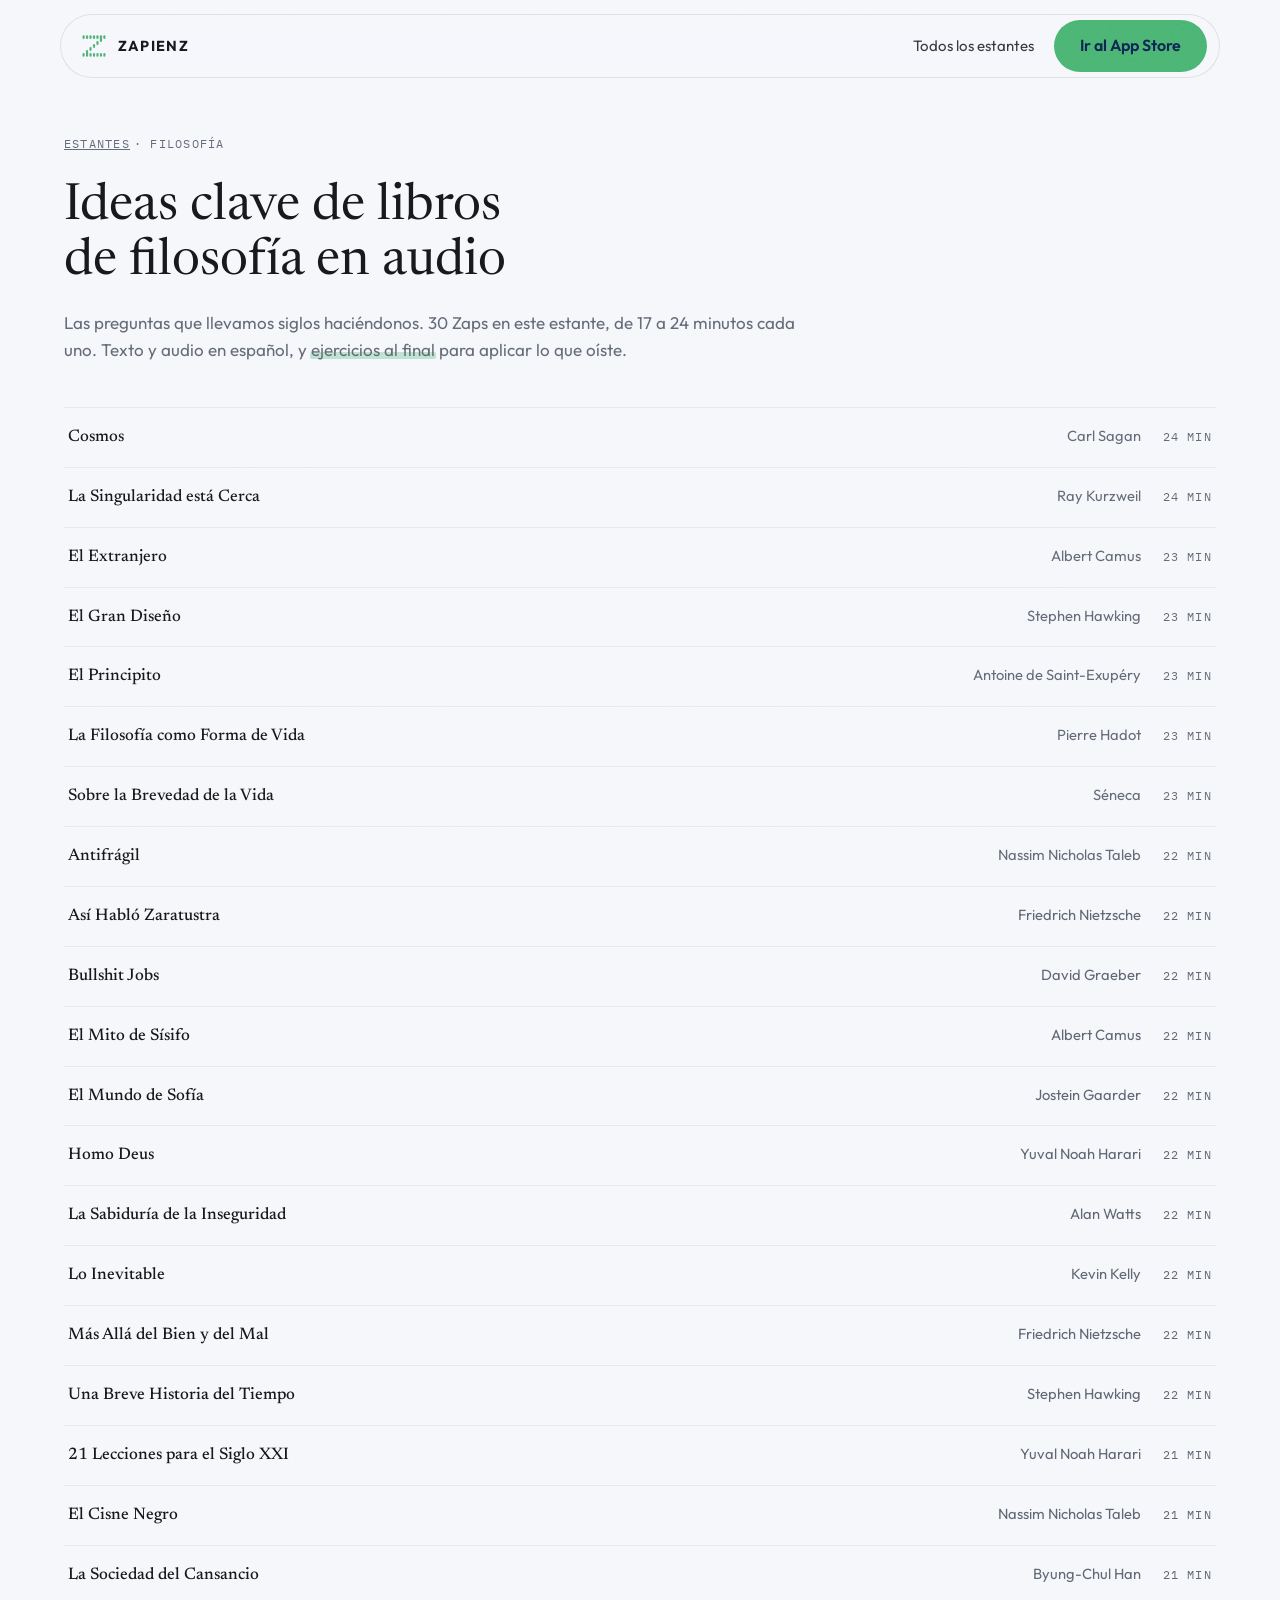
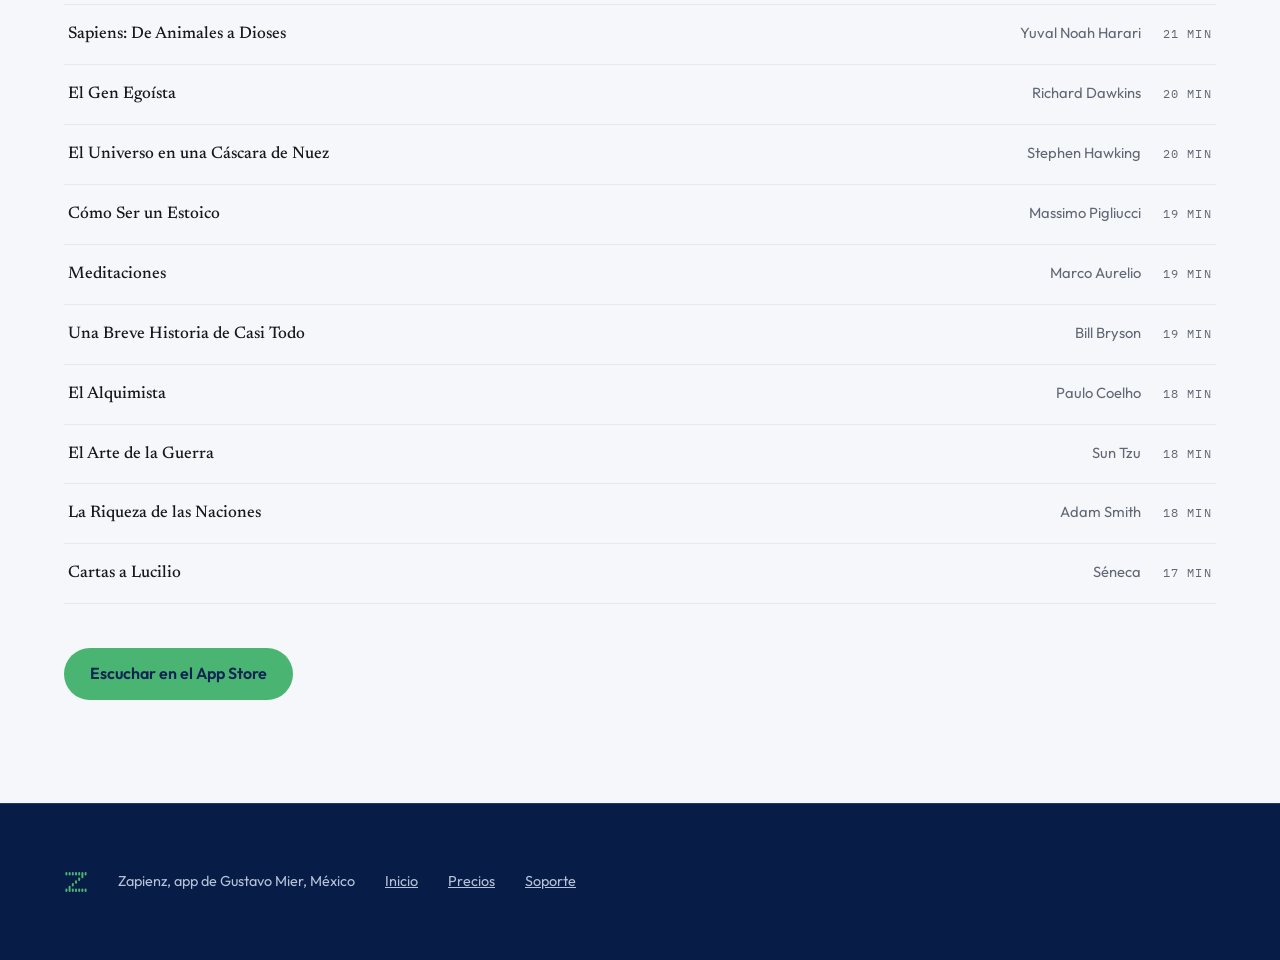
<file: c/filosofia/index.html>
<!DOCTYPE html>
<html lang="es-MX" data-tema="papel">
<head>
<meta charset="utf-8">
<meta name="viewport" content="width=device-width, initial-scale=1, viewport-fit=cover">
<title>Libros de Filosofía en audio y en español | Zapienz</title>
<meta name="description" content="Los 30 Zaps de filosofía en Zapienz: las ideas clave de cada libro en audio y en español, de 17 a 24 minutos. Cada uno termina con ejercicios.">
<link rel="canonical" href="https://gamalabs26.github.io/zapienz-site/c/filosofia/">
<meta name="theme-color" content="#0E2453">
<meta property="og:type" content="website">
<meta property="og:site_name" content="Zapienz">
<meta property="og:locale" content="es_MX">
<meta property="og:title" content="Libros de Filosofía en audio y en español | Zapienz">
<meta property="og:description" content="Los 30 Zaps de filosofía en Zapienz: las ideas clave de cada libro en audio y en español, de 17 a 24 minutos. Cada uno termina con ejercicios.">
<meta property="og:url" content="https://gamalabs26.github.io/zapienz-site/c/filosofia/">
<meta property="og:image" content="https://gamalabs26.github.io/zapienz-site/assets/og.webp">
<meta property="og:image:width" content="1200">
<meta property="og:image:height" content="630">
<meta name="twitter:card" content="summary_large_image">
<meta name="twitter:title" content="Libros de Filosofía en audio y en español | Zapienz">
<meta name="twitter:description" content="Los 30 Zaps de filosofía en Zapienz: las ideas clave de cada libro en audio y en español, de 17 a 24 minutos. Cada uno termina con ejercicios.">
<meta name="twitter:image" content="https://gamalabs26.github.io/zapienz-site/assets/og.webp">
<link rel="icon" href="../../assets/brand/zapienz-mark.svg" type="image/svg+xml">
<link rel="preload" href="../../assets/fuentes/outfit-400-normal-latin.woff2" as="font" type="font/woff2" crossorigin>
<link rel="stylesheet" href="../../assets/css/site.css">
<script type="application/ld+json">
{"@context": "https://schema.org", "@type": "CollectionPage", "name": "Libros de Filosofía en audio y en español | Zapienz", "description": "Los 30 Zaps de filosofía en Zapienz: las ideas clave de cada libro en audio y en español, de 17 a 24 minutos. Cada uno termina con ejercicios.", "url": "https://gamalabs26.github.io/zapienz-site/c/filosofia/", "inLanguage": "es", "isPartOf": {"@type": "WebSite", "name": "Zapienz", "url": "https://gamalabs26.github.io/zapienz-site/"}, "mainEntity": {"@type": "ItemList", "numberOfItems": 30, "itemListElement": [{"@type": "ListItem", "position": 1, "name": "Cosmos"}, {"@type": "ListItem", "position": 2, "name": "La Singularidad está Cerca"}, {"@type": "ListItem", "position": 3, "name": "El Extranjero"}, {"@type": "ListItem", "position": 4, "name": "El Gran Diseño"}, {"@type": "ListItem", "position": 5, "name": "El Principito"}, {"@type": "ListItem", "position": 6, "name": "La Filosofía como Forma de Vida"}, {"@type": "ListItem", "position": 7, "name": "Sobre la Brevedad de la Vida"}, {"@type": "ListItem", "position": 8, "name": "Antifrágil"}, {"@type": "ListItem", "position": 9, "name": "Así Habló Zaratustra"}, {"@type": "ListItem", "position": 10, "name": "Bullshit Jobs"}, {"@type": "ListItem", "position": 11, "name": "El Mito de Sísifo"}, {"@type": "ListItem", "position": 12, "name": "El Mundo de Sofía"}, {"@type": "ListItem", "position": 13, "name": "Homo Deus"}, {"@type": "ListItem", "position": 14, "name": "La Sabiduría de la Inseguridad"}, {"@type": "ListItem", "position": 15, "name": "Lo Inevitable"}, {"@type": "ListItem", "position": 16, "name": "Más Allá del Bien y del Mal"}, {"@type": "ListItem", "position": 17, "name": "Una Breve Historia del Tiempo"}, {"@type": "ListItem", "position": 18, "name": "21 Lecciones para el Siglo XXI"}, {"@type": "ListItem", "position": 19, "name": "El Cisne Negro"}, {"@type": "ListItem", "position": 20, "name": "La Sociedad del Cansancio"}]}}
</script>
</head>
<body>
<svg class="grano" aria-hidden="true" focusable="false"
     width="100%" height="100%" preserveAspectRatio="none">
  <filter id="granoZap">
    <feTurbulence type="fractalNoise" baseFrequency="0.82" numOctaves="3" stitchTiles="stitch"/>
    <feColorMatrix type="saturate" values="0"/>
  </filter>
  <rect width="100%" height="100%" filter="url(#granoZap)"/>
</svg>
<nav class="nav" data-encogido="no" aria-label="Principal">
  <a class="nav__marca" href="../../" aria-label="Zapienz, inicio">
    <svg class="nav__mark" viewBox="0 0 120 120" width="26" height="26"
         aria-hidden="true" focusable="false" fill="currentColor">
      <rect class="zbar" data-col="0" x="7" y="10" width="10" height="18" rx="5"/>
      <rect class="zbar" data-col="0" x="7" y="92" width="10" height="18" rx="5"/>
      <rect class="zbar" data-col="1" x="23" y="10" width="10" height="18" rx="5"/>
      <rect class="zbar" data-col="1" x="23" y="78.33" width="10" height="31.67" rx="5"/>
      <rect class="zbar" data-col="2" x="39" y="10" width="10" height="18" rx="5"/>
      <rect class="zbar" data-col="2" x="39" y="64.67" width="10" height="18" rx="5"/>
      <rect class="zbar" data-col="2" x="39" y="92" width="10" height="18" rx="5"/>
      <rect class="zbar" data-col="3" x="55" y="10" width="10" height="18" rx="5"/>
      <rect class="zbar" data-col="3" x="55" y="51" width="10" height="18" rx="5"/>
      <rect class="zbar" data-col="3" x="55" y="92" width="10" height="18" rx="5"/>
      <rect class="zbar" data-col="4" x="71" y="10" width="10" height="18" rx="5"/>
      <rect class="zbar" data-col="4" x="71" y="37.33" width="10" height="18" rx="5"/>
      <rect class="zbar" data-col="4" x="71" y="92" width="10" height="18" rx="5"/>
      <rect class="zbar" data-col="5" x="87" y="10" width="10" height="31.67" rx="5"/>
      <rect class="zbar" data-col="5" x="87" y="92" width="10" height="18" rx="5"/>
      <rect class="zbar" data-col="6" x="103" y="10" width="10" height="18" rx="5"/>
      <rect class="zbar" data-col="6" x="103" y="92" width="10" height="18" rx="5"/>
    </svg>
    <svg class="nav__wordmark" viewBox="0 0 420 84" width="96" height="19"
         role="img" aria-label="Zapienz">
      <text x="0" y="62" font-family="Outfit, ui-sans-serif, system-ui, sans-serif"
            font-size="64" font-weight="700" letter-spacing="6"
            fill="currentColor">ZAPIENZ</text>
    </svg>
  </a>
  <div class="nav__enlaces"><a href="../../#catalogo-sec">Todos los estantes</a></div>
  <a class="cta" data-magnetic href="https://apps.apple.com/mx/app/id6762142820">Ir al App Store</a>
</nav>

<main class="seccion" data-superficie="papel" style="padding-top:132px">
  <div class="envoltura">
    <p class="mono migas"><a href="../../#catalogo-sec">Estantes</a> &middot; Filosofía</p>
    <h1 class="serif" style="font-size:clamp(2rem,5vw,3.2rem);line-height:1.08;max-width:16ch;margin-top:14px">
      Ideas clave de libros de filosofía en audio</h1>
    <p class="rev" style="margin-top:18px;color:var(--texto2);max-width:var(--medida)">
      Las preguntas que llevamos siglos haciéndonos. 30 Zaps en este estante, de 17 a 24 minutos cada uno. Texto y audio en español, y
      <span class="subrayado">ejercicios al final</span> para aplicar lo que oíste.</p>

    <ol class="lista-zaps">
        <li><span class="lista__t">Cosmos</span><span class="lista__a">Carl Sagan</span><span class="lista__m mono">24 min</span></li>
        <li><span class="lista__t">La Singularidad está Cerca</span><span class="lista__a">Ray Kurzweil</span><span class="lista__m mono">24 min</span></li>
        <li><span class="lista__t">El Extranjero</span><span class="lista__a">Albert Camus</span><span class="lista__m mono">23 min</span></li>
        <li><span class="lista__t">El Gran Diseño</span><span class="lista__a">Stephen Hawking</span><span class="lista__m mono">23 min</span></li>
        <li><span class="lista__t">El Principito</span><span class="lista__a">Antoine de Saint-Exupéry</span><span class="lista__m mono">23 min</span></li>
        <li><span class="lista__t">La Filosofía como Forma de Vida</span><span class="lista__a">Pierre Hadot</span><span class="lista__m mono">23 min</span></li>
        <li><span class="lista__t">Sobre la Brevedad de la Vida</span><span class="lista__a">Séneca</span><span class="lista__m mono">23 min</span></li>
        <li><span class="lista__t">Antifrágil</span><span class="lista__a">Nassim Nicholas Taleb</span><span class="lista__m mono">22 min</span></li>
        <li><span class="lista__t">Así Habló Zaratustra</span><span class="lista__a">Friedrich Nietzsche</span><span class="lista__m mono">22 min</span></li>
        <li><span class="lista__t">Bullshit Jobs</span><span class="lista__a">David Graeber</span><span class="lista__m mono">22 min</span></li>
        <li><span class="lista__t">El Mito de Sísifo</span><span class="lista__a">Albert Camus</span><span class="lista__m mono">22 min</span></li>
        <li><span class="lista__t">El Mundo de Sofía</span><span class="lista__a">Jostein Gaarder</span><span class="lista__m mono">22 min</span></li>
        <li><span class="lista__t">Homo Deus</span><span class="lista__a">Yuval Noah Harari</span><span class="lista__m mono">22 min</span></li>
        <li><span class="lista__t">La Sabiduría de la Inseguridad</span><span class="lista__a">Alan Watts</span><span class="lista__m mono">22 min</span></li>
        <li><span class="lista__t">Lo Inevitable</span><span class="lista__a">Kevin Kelly</span><span class="lista__m mono">22 min</span></li>
        <li><span class="lista__t">Más Allá del Bien y del Mal</span><span class="lista__a">Friedrich Nietzsche</span><span class="lista__m mono">22 min</span></li>
        <li><span class="lista__t">Una Breve Historia del Tiempo</span><span class="lista__a">Stephen Hawking</span><span class="lista__m mono">22 min</span></li>
        <li><span class="lista__t">21 Lecciones para el Siglo XXI</span><span class="lista__a">Yuval Noah Harari</span><span class="lista__m mono">21 min</span></li>
        <li><span class="lista__t">El Cisne Negro</span><span class="lista__a">Nassim Nicholas Taleb</span><span class="lista__m mono">21 min</span></li>
        <li><span class="lista__t">La Sociedad del Cansancio</span><span class="lista__a">Byung-Chul Han</span><span class="lista__m mono">21 min</span></li>
        <li><span class="lista__t">Sapiens: De Animales a Dioses</span><span class="lista__a">Yuval Noah Harari</span><span class="lista__m mono">21 min</span></li>
        <li><span class="lista__t">El Gen Egoísta</span><span class="lista__a">Richard Dawkins</span><span class="lista__m mono">20 min</span></li>
        <li><span class="lista__t">El Universo en una Cáscara de Nuez</span><span class="lista__a">Stephen Hawking</span><span class="lista__m mono">20 min</span></li>
        <li><span class="lista__t">Cómo Ser un Estoico</span><span class="lista__a">Massimo Pigliucci</span><span class="lista__m mono">19 min</span></li>
        <li><span class="lista__t">Meditaciones</span><span class="lista__a">Marco Aurelio</span><span class="lista__m mono">19 min</span></li>
        <li><span class="lista__t">Una Breve Historia de Casi Todo</span><span class="lista__a">Bill Bryson</span><span class="lista__m mono">19 min</span></li>
        <li><span class="lista__t">El Alquimista</span><span class="lista__a">Paulo Coelho</span><span class="lista__m mono">18 min</span></li>
        <li><span class="lista__t">El Arte de la Guerra</span><span class="lista__a">Sun Tzu</span><span class="lista__m mono">18 min</span></li>
        <li><span class="lista__t">La Riqueza de las Naciones</span><span class="lista__a">Adam Smith</span><span class="lista__m mono">18 min</span></li>
        <li><span class="lista__t">Cartas a Lucilio</span><span class="lista__a">Séneca</span><span class="lista__m mono">17 min</span></li>
    </ol>

    <p style="margin-top:44px"><a class="cta" data-magnetic href="https://apps.apple.com/mx/app/id6762142820">Escuchar en el App Store</a></p>
  </div>
</main>
<footer class="pie">
  <div class="pie__fila">
    <svg class="pie__mark" viewBox="0 0 120 120" width="24" height="24"
         aria-hidden="true" focusable="false" fill="currentColor">
      <rect class="zbar" data-col="0" x="7" y="10" width="10" height="18" rx="5"/>
      <rect class="zbar" data-col="0" x="7" y="92" width="10" height="18" rx="5"/>
      <rect class="zbar" data-col="1" x="23" y="10" width="10" height="18" rx="5"/>
      <rect class="zbar" data-col="1" x="23" y="78.33" width="10" height="31.67" rx="5"/>
      <rect class="zbar" data-col="2" x="39" y="10" width="10" height="18" rx="5"/>
      <rect class="zbar" data-col="2" x="39" y="64.67" width="10" height="18" rx="5"/>
      <rect class="zbar" data-col="2" x="39" y="92" width="10" height="18" rx="5"/>
      <rect class="zbar" data-col="3" x="55" y="10" width="10" height="18" rx="5"/>
      <rect class="zbar" data-col="3" x="55" y="51" width="10" height="18" rx="5"/>
      <rect class="zbar" data-col="3" x="55" y="92" width="10" height="18" rx="5"/>
      <rect class="zbar" data-col="4" x="71" y="10" width="10" height="18" rx="5"/>
      <rect class="zbar" data-col="4" x="71" y="37.33" width="10" height="18" rx="5"/>
      <rect class="zbar" data-col="4" x="71" y="92" width="10" height="18" rx="5"/>
      <rect class="zbar" data-col="5" x="87" y="10" width="10" height="31.67" rx="5"/>
      <rect class="zbar" data-col="5" x="87" y="92" width="10" height="18" rx="5"/>
      <rect class="zbar" data-col="6" x="103" y="10" width="10" height="18" rx="5"/>
      <rect class="zbar" data-col="6" x="103" y="92" width="10" height="18" rx="5"/>
    </svg>
    <span>Zapienz, app de Gustavo Mier, México</span>
    <a href="../../">Inicio</a>
    <a href="../../#precios">Precios</a>
    <a href="mailto:contactozapienz@gmail.com">Soporte</a>
  </div>
</footer>
<script src="../../assets/js/site.js" defer></script>
</body>
</html>
</file>
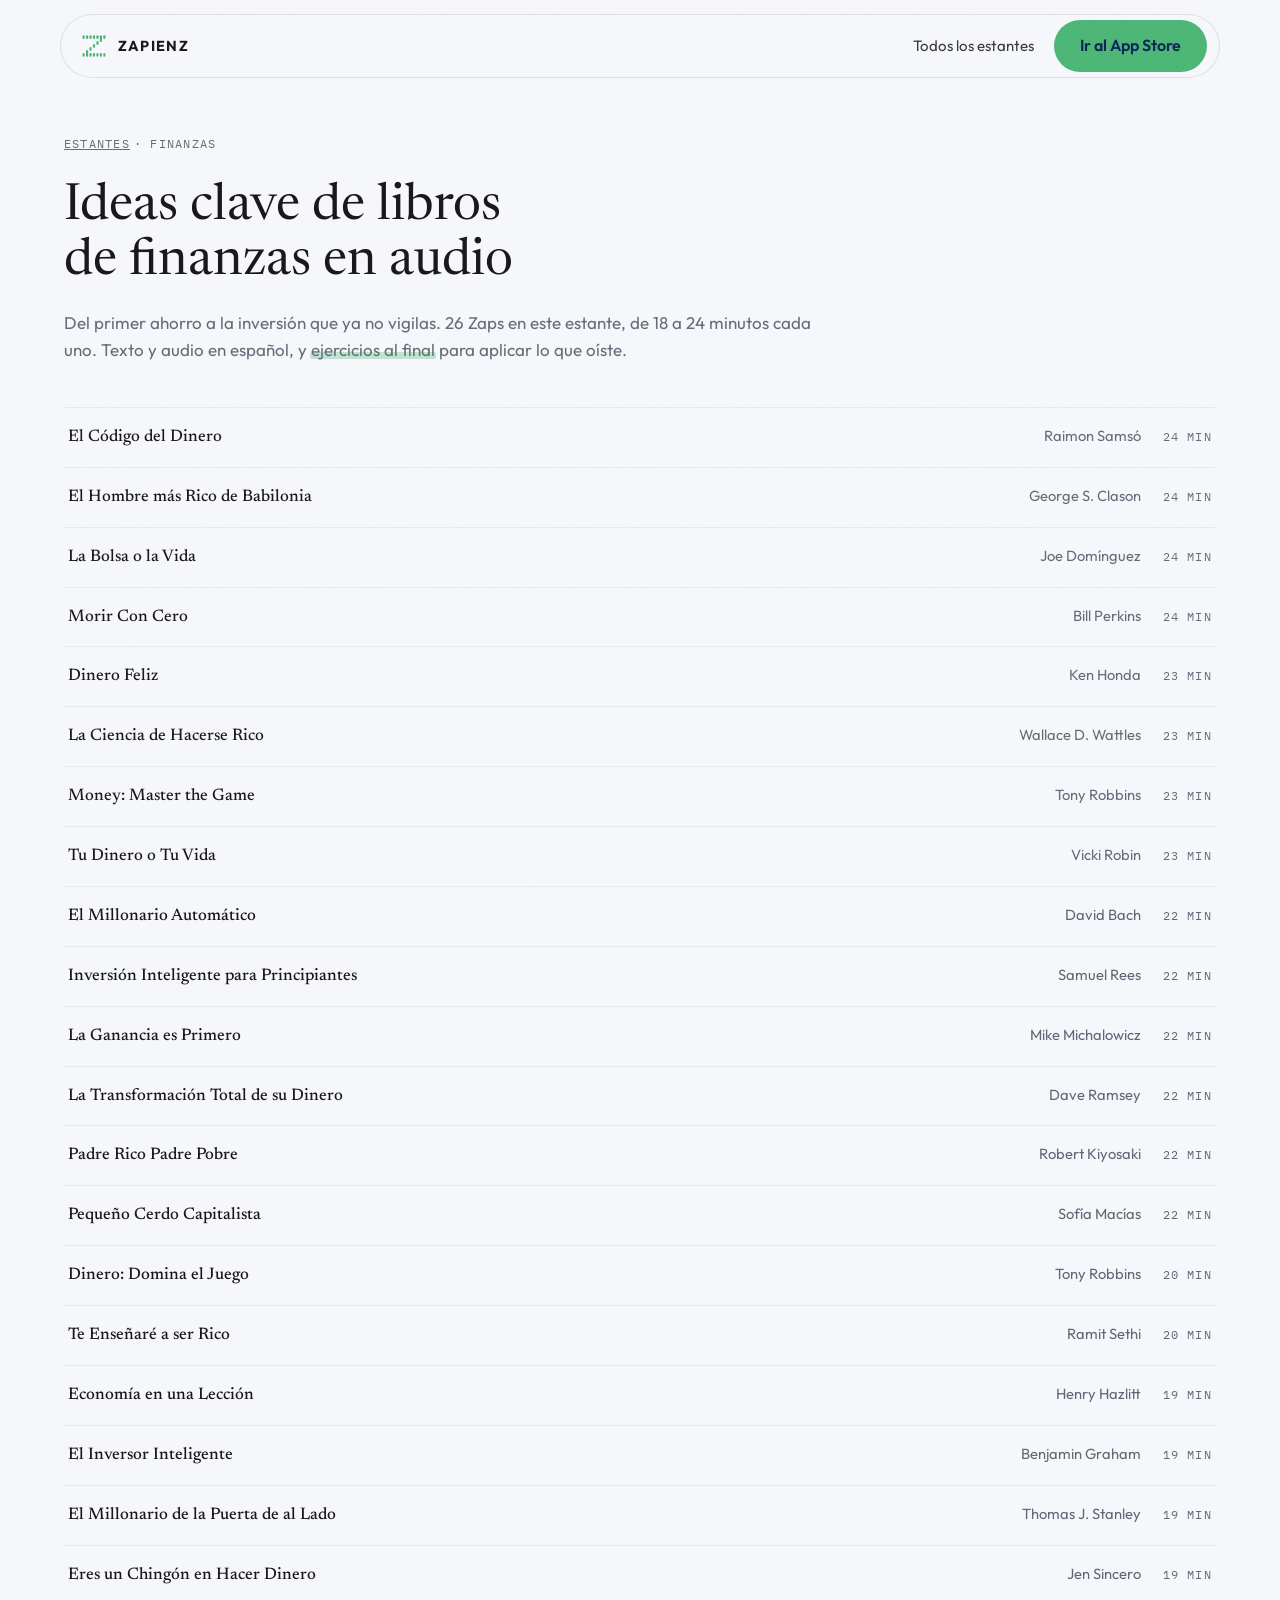
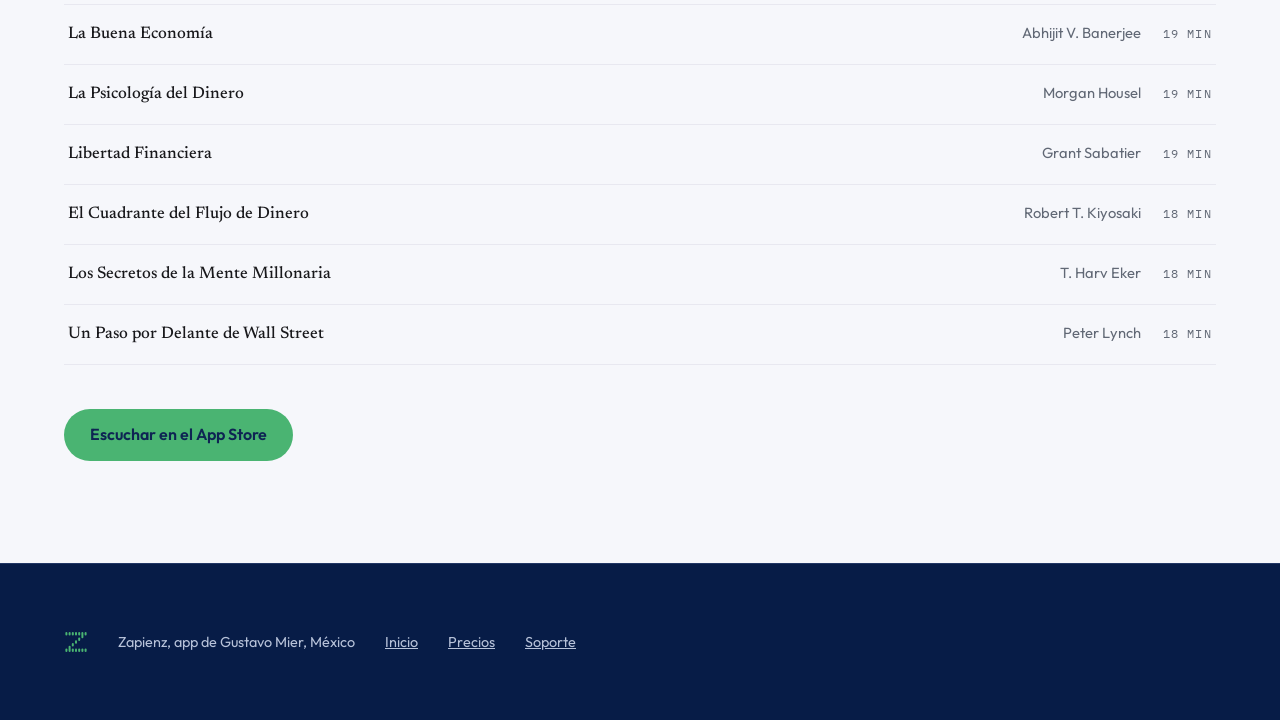
<file: c/finanzas/index.html>
<!DOCTYPE html>
<html lang="es-MX" data-tema="papel">
<head>
<meta charset="utf-8">
<meta name="viewport" content="width=device-width, initial-scale=1, viewport-fit=cover">
<title>Libros de Finanzas en audio y en español | Zapienz</title>
<meta name="description" content="Los 26 Zaps de finanzas en Zapienz: las ideas clave de cada libro en audio y en español, de 18 a 24 minutos. Cada uno termina con ejercicios.">
<link rel="canonical" href="https://gamalabs26.github.io/zapienz-site/c/finanzas/">
<meta name="theme-color" content="#0E2453">
<meta property="og:type" content="website">
<meta property="og:site_name" content="Zapienz">
<meta property="og:locale" content="es_MX">
<meta property="og:title" content="Libros de Finanzas en audio y en español | Zapienz">
<meta property="og:description" content="Los 26 Zaps de finanzas en Zapienz: las ideas clave de cada libro en audio y en español, de 18 a 24 minutos. Cada uno termina con ejercicios.">
<meta property="og:url" content="https://gamalabs26.github.io/zapienz-site/c/finanzas/">
<meta property="og:image" content="https://gamalabs26.github.io/zapienz-site/assets/og.webp">
<meta property="og:image:width" content="1200">
<meta property="og:image:height" content="630">
<meta name="twitter:card" content="summary_large_image">
<meta name="twitter:title" content="Libros de Finanzas en audio y en español | Zapienz">
<meta name="twitter:description" content="Los 26 Zaps de finanzas en Zapienz: las ideas clave de cada libro en audio y en español, de 18 a 24 minutos. Cada uno termina con ejercicios.">
<meta name="twitter:image" content="https://gamalabs26.github.io/zapienz-site/assets/og.webp">
<link rel="icon" href="../../assets/brand/zapienz-mark.svg" type="image/svg+xml">
<link rel="preload" href="../../assets/fuentes/outfit-400-normal-latin.woff2" as="font" type="font/woff2" crossorigin>
<link rel="stylesheet" href="../../assets/css/site.css">
<script type="application/ld+json">
{"@context": "https://schema.org", "@type": "CollectionPage", "name": "Libros de Finanzas en audio y en español | Zapienz", "description": "Los 26 Zaps de finanzas en Zapienz: las ideas clave de cada libro en audio y en español, de 18 a 24 minutos. Cada uno termina con ejercicios.", "url": "https://gamalabs26.github.io/zapienz-site/c/finanzas/", "inLanguage": "es", "isPartOf": {"@type": "WebSite", "name": "Zapienz", "url": "https://gamalabs26.github.io/zapienz-site/"}, "mainEntity": {"@type": "ItemList", "numberOfItems": 26, "itemListElement": [{"@type": "ListItem", "position": 1, "name": "El Código del Dinero"}, {"@type": "ListItem", "position": 2, "name": "El Hombre más Rico de Babilonia"}, {"@type": "ListItem", "position": 3, "name": "La Bolsa o la Vida"}, {"@type": "ListItem", "position": 4, "name": "Morir Con Cero"}, {"@type": "ListItem", "position": 5, "name": "Dinero Feliz"}, {"@type": "ListItem", "position": 6, "name": "La Ciencia de Hacerse Rico"}, {"@type": "ListItem", "position": 7, "name": "Money: Master the Game"}, {"@type": "ListItem", "position": 8, "name": "Tu Dinero o Tu Vida"}, {"@type": "ListItem", "position": 9, "name": "El Millonario Automático"}, {"@type": "ListItem", "position": 10, "name": "Inversión Inteligente para Principiantes"}, {"@type": "ListItem", "position": 11, "name": "La Ganancia es Primero"}, {"@type": "ListItem", "position": 12, "name": "La Transformación Total de su Dinero"}, {"@type": "ListItem", "position": 13, "name": "Padre Rico Padre Pobre"}, {"@type": "ListItem", "position": 14, "name": "Pequeño Cerdo Capitalista"}, {"@type": "ListItem", "position": 15, "name": "Dinero: Domina el Juego"}, {"@type": "ListItem", "position": 16, "name": "Te Enseñaré a ser Rico"}, {"@type": "ListItem", "position": 17, "name": "Economía en una Lección"}, {"@type": "ListItem", "position": 18, "name": "El Inversor Inteligente"}, {"@type": "ListItem", "position": 19, "name": "El Millonario de la Puerta de al Lado"}, {"@type": "ListItem", "position": 20, "name": "Eres un Chingón en Hacer Dinero"}]}}
</script>
</head>
<body>
<svg class="grano" aria-hidden="true" focusable="false"
     width="100%" height="100%" preserveAspectRatio="none">
  <filter id="granoZap">
    <feTurbulence type="fractalNoise" baseFrequency="0.82" numOctaves="3" stitchTiles="stitch"/>
    <feColorMatrix type="saturate" values="0"/>
  </filter>
  <rect width="100%" height="100%" filter="url(#granoZap)"/>
</svg>
<nav class="nav" data-encogido="no" aria-label="Principal">
  <a class="nav__marca" href="../../" aria-label="Zapienz, inicio">
    <svg class="nav__mark" viewBox="0 0 120 120" width="26" height="26"
         aria-hidden="true" focusable="false" fill="currentColor">
      <rect class="zbar" data-col="0" x="7" y="10" width="10" height="18" rx="5"/>
      <rect class="zbar" data-col="0" x="7" y="92" width="10" height="18" rx="5"/>
      <rect class="zbar" data-col="1" x="23" y="10" width="10" height="18" rx="5"/>
      <rect class="zbar" data-col="1" x="23" y="78.33" width="10" height="31.67" rx="5"/>
      <rect class="zbar" data-col="2" x="39" y="10" width="10" height="18" rx="5"/>
      <rect class="zbar" data-col="2" x="39" y="64.67" width="10" height="18" rx="5"/>
      <rect class="zbar" data-col="2" x="39" y="92" width="10" height="18" rx="5"/>
      <rect class="zbar" data-col="3" x="55" y="10" width="10" height="18" rx="5"/>
      <rect class="zbar" data-col="3" x="55" y="51" width="10" height="18" rx="5"/>
      <rect class="zbar" data-col="3" x="55" y="92" width="10" height="18" rx="5"/>
      <rect class="zbar" data-col="4" x="71" y="10" width="10" height="18" rx="5"/>
      <rect class="zbar" data-col="4" x="71" y="37.33" width="10" height="18" rx="5"/>
      <rect class="zbar" data-col="4" x="71" y="92" width="10" height="18" rx="5"/>
      <rect class="zbar" data-col="5" x="87" y="10" width="10" height="31.67" rx="5"/>
      <rect class="zbar" data-col="5" x="87" y="92" width="10" height="18" rx="5"/>
      <rect class="zbar" data-col="6" x="103" y="10" width="10" height="18" rx="5"/>
      <rect class="zbar" data-col="6" x="103" y="92" width="10" height="18" rx="5"/>
    </svg>
    <svg class="nav__wordmark" viewBox="0 0 420 84" width="96" height="19"
         role="img" aria-label="Zapienz">
      <text x="0" y="62" font-family="Outfit, ui-sans-serif, system-ui, sans-serif"
            font-size="64" font-weight="700" letter-spacing="6"
            fill="currentColor">ZAPIENZ</text>
    </svg>
  </a>
  <div class="nav__enlaces"><a href="../../#catalogo-sec">Todos los estantes</a></div>
  <a class="cta" data-magnetic href="https://apps.apple.com/mx/app/id6762142820">Ir al App Store</a>
</nav>

<main class="seccion" data-superficie="papel" style="padding-top:132px">
  <div class="envoltura">
    <p class="mono migas"><a href="../../#catalogo-sec">Estantes</a> &middot; Finanzas</p>
    <h1 class="serif" style="font-size:clamp(2rem,5vw,3.2rem);line-height:1.08;max-width:16ch;margin-top:14px">
      Ideas clave de libros de finanzas en audio</h1>
    <p class="rev" style="margin-top:18px;color:var(--texto2);max-width:var(--medida)">
      Del primer ahorro a la inversión que ya no vigilas. 26 Zaps en este estante, de 18 a 24 minutos cada uno. Texto y audio en español, y
      <span class="subrayado">ejercicios al final</span> para aplicar lo que oíste.</p>

    <ol class="lista-zaps">
        <li><span class="lista__t">El Código del Dinero</span><span class="lista__a">Raimon Samsó</span><span class="lista__m mono">24 min</span></li>
        <li><span class="lista__t">El Hombre más Rico de Babilonia</span><span class="lista__a">George S. Clason</span><span class="lista__m mono">24 min</span></li>
        <li><span class="lista__t">La Bolsa o la Vida</span><span class="lista__a">Joe Domínguez</span><span class="lista__m mono">24 min</span></li>
        <li><span class="lista__t">Morir Con Cero</span><span class="lista__a">Bill Perkins</span><span class="lista__m mono">24 min</span></li>
        <li><span class="lista__t">Dinero Feliz</span><span class="lista__a">Ken Honda</span><span class="lista__m mono">23 min</span></li>
        <li><span class="lista__t">La Ciencia de Hacerse Rico</span><span class="lista__a">Wallace D. Wattles</span><span class="lista__m mono">23 min</span></li>
        <li><span class="lista__t">Money: Master the Game</span><span class="lista__a">Tony Robbins</span><span class="lista__m mono">23 min</span></li>
        <li><span class="lista__t">Tu Dinero o Tu Vida</span><span class="lista__a">Vicki Robin</span><span class="lista__m mono">23 min</span></li>
        <li><span class="lista__t">El Millonario Automático</span><span class="lista__a">David Bach</span><span class="lista__m mono">22 min</span></li>
        <li><span class="lista__t">Inversión Inteligente para Principiantes</span><span class="lista__a">Samuel Rees</span><span class="lista__m mono">22 min</span></li>
        <li><span class="lista__t">La Ganancia es Primero</span><span class="lista__a">Mike Michalowicz</span><span class="lista__m mono">22 min</span></li>
        <li><span class="lista__t">La Transformación Total de su Dinero</span><span class="lista__a">Dave Ramsey</span><span class="lista__m mono">22 min</span></li>
        <li><span class="lista__t">Padre Rico Padre Pobre</span><span class="lista__a">Robert Kiyosaki</span><span class="lista__m mono">22 min</span></li>
        <li><span class="lista__t">Pequeño Cerdo Capitalista</span><span class="lista__a">Sofía Macías</span><span class="lista__m mono">22 min</span></li>
        <li><span class="lista__t">Dinero: Domina el Juego</span><span class="lista__a">Tony Robbins</span><span class="lista__m mono">20 min</span></li>
        <li><span class="lista__t">Te Enseñaré a ser Rico</span><span class="lista__a">Ramit Sethi</span><span class="lista__m mono">20 min</span></li>
        <li><span class="lista__t">Economía en una Lección</span><span class="lista__a">Henry Hazlitt</span><span class="lista__m mono">19 min</span></li>
        <li><span class="lista__t">El Inversor Inteligente</span><span class="lista__a">Benjamin Graham</span><span class="lista__m mono">19 min</span></li>
        <li><span class="lista__t">El Millonario de la Puerta de al Lado</span><span class="lista__a">Thomas J. Stanley</span><span class="lista__m mono">19 min</span></li>
        <li><span class="lista__t">Eres un Chingón en Hacer Dinero</span><span class="lista__a">Jen Sincero</span><span class="lista__m mono">19 min</span></li>
        <li><span class="lista__t">La Buena Economía</span><span class="lista__a">Abhijit V. Banerjee</span><span class="lista__m mono">19 min</span></li>
        <li><span class="lista__t">La Psicología del Dinero</span><span class="lista__a">Morgan Housel</span><span class="lista__m mono">19 min</span></li>
        <li><span class="lista__t">Libertad Financiera</span><span class="lista__a">Grant Sabatier</span><span class="lista__m mono">19 min</span></li>
        <li><span class="lista__t">El Cuadrante del Flujo de Dinero</span><span class="lista__a">Robert T. Kiyosaki</span><span class="lista__m mono">18 min</span></li>
        <li><span class="lista__t">Los Secretos de la Mente Millonaria</span><span class="lista__a">T. Harv Eker</span><span class="lista__m mono">18 min</span></li>
        <li><span class="lista__t">Un Paso por Delante de Wall Street</span><span class="lista__a">Peter Lynch</span><span class="lista__m mono">18 min</span></li>
    </ol>

    <p style="margin-top:44px"><a class="cta" data-magnetic href="https://apps.apple.com/mx/app/id6762142820">Escuchar en el App Store</a></p>
  </div>
</main>
<footer class="pie">
  <div class="pie__fila">
    <svg class="pie__mark" viewBox="0 0 120 120" width="24" height="24"
         aria-hidden="true" focusable="false" fill="currentColor">
      <rect class="zbar" data-col="0" x="7" y="10" width="10" height="18" rx="5"/>
      <rect class="zbar" data-col="0" x="7" y="92" width="10" height="18" rx="5"/>
      <rect class="zbar" data-col="1" x="23" y="10" width="10" height="18" rx="5"/>
      <rect class="zbar" data-col="1" x="23" y="78.33" width="10" height="31.67" rx="5"/>
      <rect class="zbar" data-col="2" x="39" y="10" width="10" height="18" rx="5"/>
      <rect class="zbar" data-col="2" x="39" y="64.67" width="10" height="18" rx="5"/>
      <rect class="zbar" data-col="2" x="39" y="92" width="10" height="18" rx="5"/>
      <rect class="zbar" data-col="3" x="55" y="10" width="10" height="18" rx="5"/>
      <rect class="zbar" data-col="3" x="55" y="51" width="10" height="18" rx="5"/>
      <rect class="zbar" data-col="3" x="55" y="92" width="10" height="18" rx="5"/>
      <rect class="zbar" data-col="4" x="71" y="10" width="10" height="18" rx="5"/>
      <rect class="zbar" data-col="4" x="71" y="37.33" width="10" height="18" rx="5"/>
      <rect class="zbar" data-col="4" x="71" y="92" width="10" height="18" rx="5"/>
      <rect class="zbar" data-col="5" x="87" y="10" width="10" height="31.67" rx="5"/>
      <rect class="zbar" data-col="5" x="87" y="92" width="10" height="18" rx="5"/>
      <rect class="zbar" data-col="6" x="103" y="10" width="10" height="18" rx="5"/>
      <rect class="zbar" data-col="6" x="103" y="92" width="10" height="18" rx="5"/>
    </svg>
    <span>Zapienz, app de Gustavo Mier, México</span>
    <a href="../../">Inicio</a>
    <a href="../../#precios">Precios</a>
    <a href="mailto:contactozapienz@gmail.com">Soporte</a>
  </div>
</footer>
<script src="../../assets/js/site.js" defer></script>
</body>
</html>
</file>
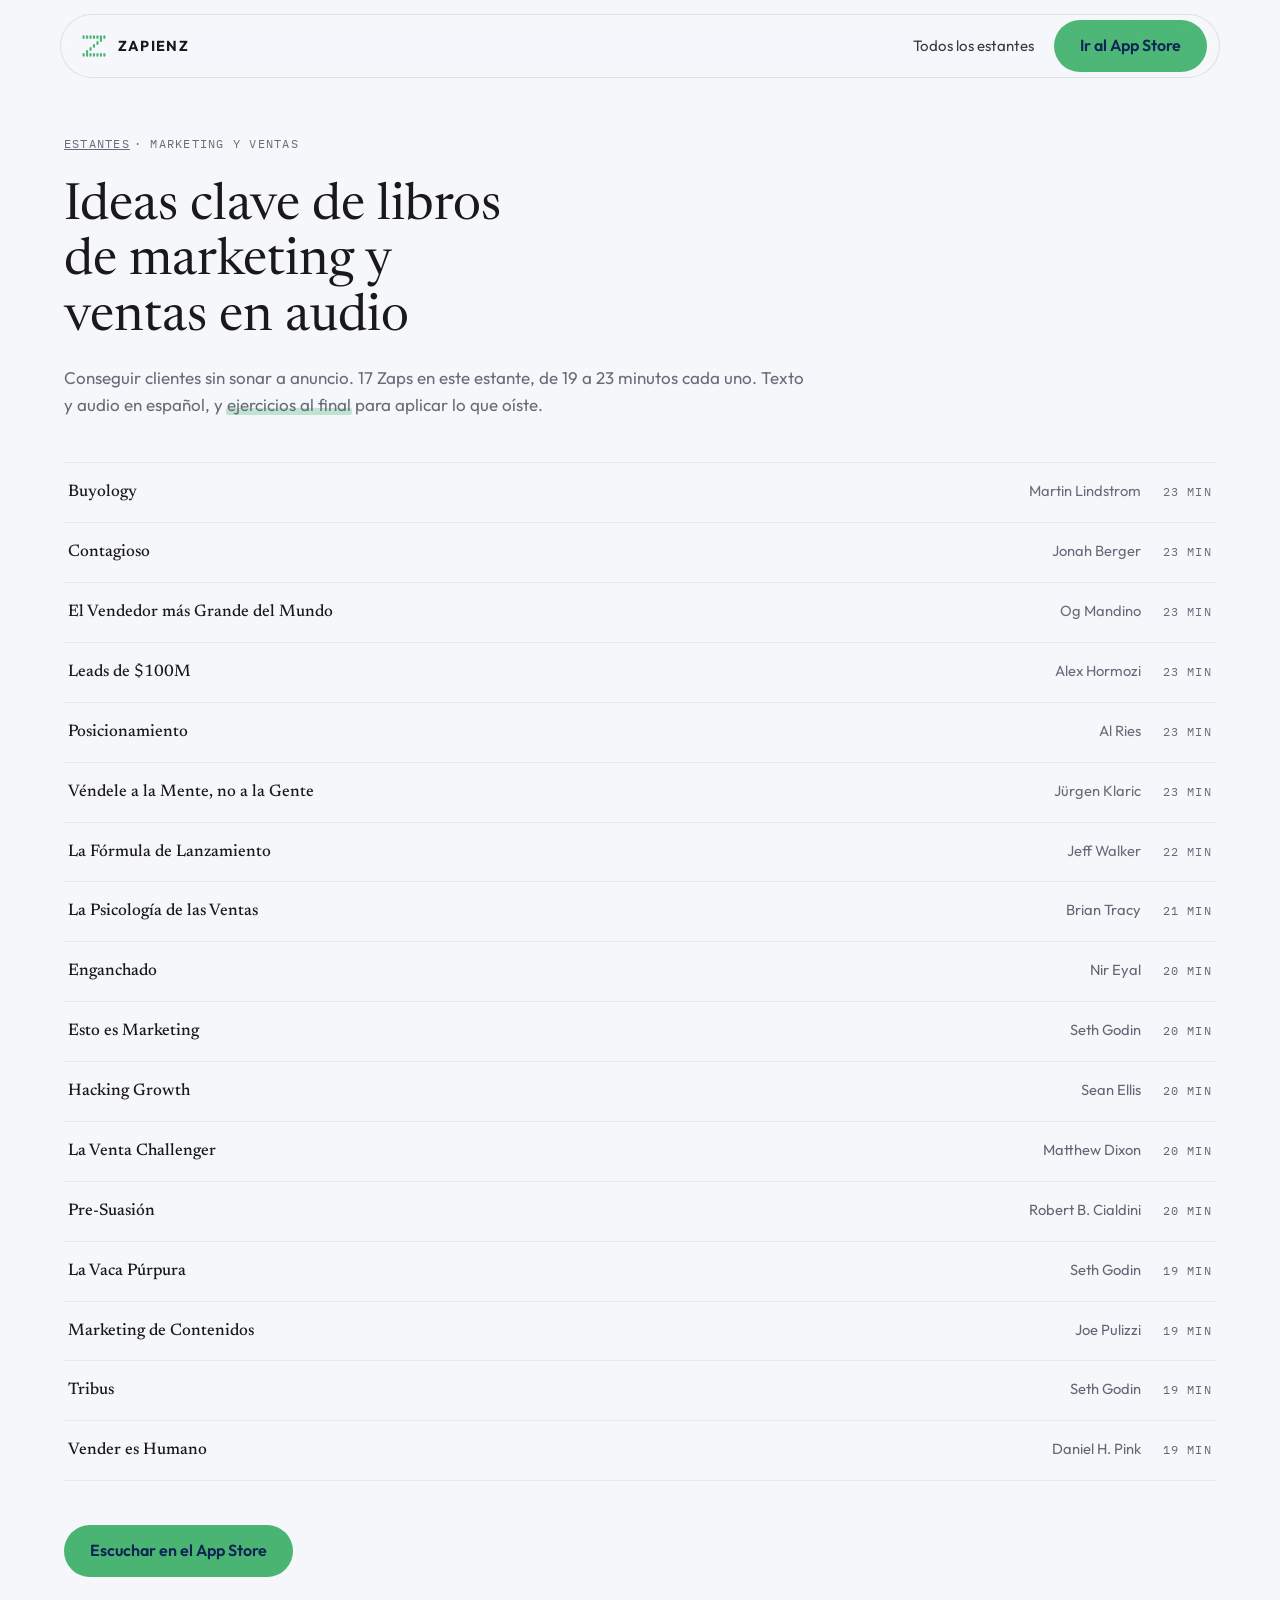
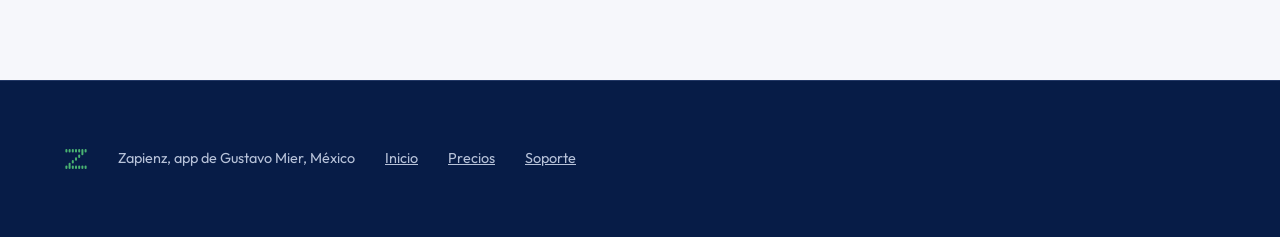
<file: c/marketing-y-ventas/index.html>
<!DOCTYPE html>
<html lang="es-MX" data-tema="papel">
<head>
<meta charset="utf-8">
<meta name="viewport" content="width=device-width, initial-scale=1, viewport-fit=cover">
<title>Libros de Marketing y ventas en audio y en español | Zapienz</title>
<meta name="description" content="Los 17 Zaps de marketing y ventas en Zapienz: las ideas clave de cada libro en audio y en español, de 19 a 23 minutos. Termina con ejercicios.">
<link rel="canonical" href="https://gamalabs26.github.io/zapienz-site/c/marketing-y-ventas/">
<meta name="theme-color" content="#0E2453">
<meta property="og:type" content="website">
<meta property="og:site_name" content="Zapienz">
<meta property="og:locale" content="es_MX">
<meta property="og:title" content="Libros de Marketing y ventas en audio y en español | Zapienz">
<meta property="og:description" content="Los 17 Zaps de marketing y ventas en Zapienz: las ideas clave de cada libro en audio y en español, de 19 a 23 minutos. Termina con ejercicios.">
<meta property="og:url" content="https://gamalabs26.github.io/zapienz-site/c/marketing-y-ventas/">
<meta property="og:image" content="https://gamalabs26.github.io/zapienz-site/assets/og.webp">
<meta property="og:image:width" content="1200">
<meta property="og:image:height" content="630">
<meta name="twitter:card" content="summary_large_image">
<meta name="twitter:title" content="Libros de Marketing y ventas en audio y en español | Zapienz">
<meta name="twitter:description" content="Los 17 Zaps de marketing y ventas en Zapienz: las ideas clave de cada libro en audio y en español, de 19 a 23 minutos. Termina con ejercicios.">
<meta name="twitter:image" content="https://gamalabs26.github.io/zapienz-site/assets/og.webp">
<link rel="icon" href="../../assets/brand/zapienz-mark.svg" type="image/svg+xml">
<link rel="preload" href="../../assets/fuentes/outfit-400-normal-latin.woff2" as="font" type="font/woff2" crossorigin>
<link rel="stylesheet" href="../../assets/css/site.css">
<script type="application/ld+json">
{"@context": "https://schema.org", "@type": "CollectionPage", "name": "Libros de Marketing y ventas en audio y en español | Zapienz", "description": "Los 17 Zaps de marketing y ventas en Zapienz: las ideas clave de cada libro en audio y en español, de 19 a 23 minutos. Termina con ejercicios.", "url": "https://gamalabs26.github.io/zapienz-site/c/marketing-y-ventas/", "inLanguage": "es", "isPartOf": {"@type": "WebSite", "name": "Zapienz", "url": "https://gamalabs26.github.io/zapienz-site/"}, "mainEntity": {"@type": "ItemList", "numberOfItems": 17, "itemListElement": [{"@type": "ListItem", "position": 1, "name": "Buyology"}, {"@type": "ListItem", "position": 2, "name": "Contagioso"}, {"@type": "ListItem", "position": 3, "name": "El Vendedor más Grande del Mundo"}, {"@type": "ListItem", "position": 4, "name": "Leads de $100M"}, {"@type": "ListItem", "position": 5, "name": "Posicionamiento"}, {"@type": "ListItem", "position": 6, "name": "Véndele a la Mente, no a la Gente"}, {"@type": "ListItem", "position": 7, "name": "La Fórmula de Lanzamiento"}, {"@type": "ListItem", "position": 8, "name": "La Psicología de las Ventas"}, {"@type": "ListItem", "position": 9, "name": "Enganchado"}, {"@type": "ListItem", "position": 10, "name": "Esto es Marketing"}, {"@type": "ListItem", "position": 11, "name": "Hacking Growth"}, {"@type": "ListItem", "position": 12, "name": "La Venta Challenger"}, {"@type": "ListItem", "position": 13, "name": "Pre-Suasión"}, {"@type": "ListItem", "position": 14, "name": "La Vaca Púrpura"}, {"@type": "ListItem", "position": 15, "name": "Marketing de Contenidos"}, {"@type": "ListItem", "position": 16, "name": "Tribus"}, {"@type": "ListItem", "position": 17, "name": "Vender es Humano"}]}}
</script>
</head>
<body>
<svg class="grano" aria-hidden="true" focusable="false"
     width="100%" height="100%" preserveAspectRatio="none">
  <filter id="granoZap">
    <feTurbulence type="fractalNoise" baseFrequency="0.82" numOctaves="3" stitchTiles="stitch"/>
    <feColorMatrix type="saturate" values="0"/>
  </filter>
  <rect width="100%" height="100%" filter="url(#granoZap)"/>
</svg>
<nav class="nav" data-encogido="no" aria-label="Principal">
  <a class="nav__marca" href="../../" aria-label="Zapienz, inicio">
    <svg class="nav__mark" viewBox="0 0 120 120" width="26" height="26"
         aria-hidden="true" focusable="false" fill="currentColor">
      <rect class="zbar" data-col="0" x="7" y="10" width="10" height="18" rx="5"/>
      <rect class="zbar" data-col="0" x="7" y="92" width="10" height="18" rx="5"/>
      <rect class="zbar" data-col="1" x="23" y="10" width="10" height="18" rx="5"/>
      <rect class="zbar" data-col="1" x="23" y="78.33" width="10" height="31.67" rx="5"/>
      <rect class="zbar" data-col="2" x="39" y="10" width="10" height="18" rx="5"/>
      <rect class="zbar" data-col="2" x="39" y="64.67" width="10" height="18" rx="5"/>
      <rect class="zbar" data-col="2" x="39" y="92" width="10" height="18" rx="5"/>
      <rect class="zbar" data-col="3" x="55" y="10" width="10" height="18" rx="5"/>
      <rect class="zbar" data-col="3" x="55" y="51" width="10" height="18" rx="5"/>
      <rect class="zbar" data-col="3" x="55" y="92" width="10" height="18" rx="5"/>
      <rect class="zbar" data-col="4" x="71" y="10" width="10" height="18" rx="5"/>
      <rect class="zbar" data-col="4" x="71" y="37.33" width="10" height="18" rx="5"/>
      <rect class="zbar" data-col="4" x="71" y="92" width="10" height="18" rx="5"/>
      <rect class="zbar" data-col="5" x="87" y="10" width="10" height="31.67" rx="5"/>
      <rect class="zbar" data-col="5" x="87" y="92" width="10" height="18" rx="5"/>
      <rect class="zbar" data-col="6" x="103" y="10" width="10" height="18" rx="5"/>
      <rect class="zbar" data-col="6" x="103" y="92" width="10" height="18" rx="5"/>
    </svg>
    <svg class="nav__wordmark" viewBox="0 0 420 84" width="96" height="19"
         role="img" aria-label="Zapienz">
      <text x="0" y="62" font-family="Outfit, ui-sans-serif, system-ui, sans-serif"
            font-size="64" font-weight="700" letter-spacing="6"
            fill="currentColor">ZAPIENZ</text>
    </svg>
  </a>
  <div class="nav__enlaces"><a href="../../#catalogo-sec">Todos los estantes</a></div>
  <a class="cta" data-magnetic href="https://apps.apple.com/mx/app/id6762142820">Ir al App Store</a>
</nav>

<main class="seccion" data-superficie="papel" style="padding-top:132px">
  <div class="envoltura">
    <p class="mono migas"><a href="../../#catalogo-sec">Estantes</a> &middot; Marketing y ventas</p>
    <h1 class="serif" style="font-size:clamp(2rem,5vw,3.2rem);line-height:1.08;max-width:16ch;margin-top:14px">
      Ideas clave de libros de marketing y ventas en audio</h1>
    <p class="rev" style="margin-top:18px;color:var(--texto2);max-width:var(--medida)">
      Conseguir clientes sin sonar a anuncio. 17 Zaps en este estante, de 19 a 23 minutos cada uno. Texto y audio en español, y
      <span class="subrayado">ejercicios al final</span> para aplicar lo que oíste.</p>

    <ol class="lista-zaps">
        <li><span class="lista__t">Buyology</span><span class="lista__a">Martin Lindstrom</span><span class="lista__m mono">23 min</span></li>
        <li><span class="lista__t">Contagioso</span><span class="lista__a">Jonah Berger</span><span class="lista__m mono">23 min</span></li>
        <li><span class="lista__t">El Vendedor más Grande del Mundo</span><span class="lista__a">Og Mandino</span><span class="lista__m mono">23 min</span></li>
        <li><span class="lista__t">Leads de $100M</span><span class="lista__a">Alex Hormozi</span><span class="lista__m mono">23 min</span></li>
        <li><span class="lista__t">Posicionamiento</span><span class="lista__a">Al Ries</span><span class="lista__m mono">23 min</span></li>
        <li><span class="lista__t">Véndele a la Mente, no a la Gente</span><span class="lista__a">Jürgen Klaric</span><span class="lista__m mono">23 min</span></li>
        <li><span class="lista__t">La Fórmula de Lanzamiento</span><span class="lista__a">Jeff Walker</span><span class="lista__m mono">22 min</span></li>
        <li><span class="lista__t">La Psicología de las Ventas</span><span class="lista__a">Brian Tracy</span><span class="lista__m mono">21 min</span></li>
        <li><span class="lista__t">Enganchado</span><span class="lista__a">Nir Eyal</span><span class="lista__m mono">20 min</span></li>
        <li><span class="lista__t">Esto es Marketing</span><span class="lista__a">Seth Godin</span><span class="lista__m mono">20 min</span></li>
        <li><span class="lista__t">Hacking Growth</span><span class="lista__a">Sean Ellis</span><span class="lista__m mono">20 min</span></li>
        <li><span class="lista__t">La Venta Challenger</span><span class="lista__a">Matthew Dixon</span><span class="lista__m mono">20 min</span></li>
        <li><span class="lista__t">Pre-Suasión</span><span class="lista__a">Robert B. Cialdini</span><span class="lista__m mono">20 min</span></li>
        <li><span class="lista__t">La Vaca Púrpura</span><span class="lista__a">Seth Godin</span><span class="lista__m mono">19 min</span></li>
        <li><span class="lista__t">Marketing de Contenidos</span><span class="lista__a">Joe Pulizzi</span><span class="lista__m mono">19 min</span></li>
        <li><span class="lista__t">Tribus</span><span class="lista__a">Seth Godin</span><span class="lista__m mono">19 min</span></li>
        <li><span class="lista__t">Vender es Humano</span><span class="lista__a">Daniel H. Pink</span><span class="lista__m mono">19 min</span></li>
    </ol>

    <p style="margin-top:44px"><a class="cta" data-magnetic href="https://apps.apple.com/mx/app/id6762142820">Escuchar en el App Store</a></p>
  </div>
</main>
<footer class="pie">
  <div class="pie__fila">
    <svg class="pie__mark" viewBox="0 0 120 120" width="24" height="24"
         aria-hidden="true" focusable="false" fill="currentColor">
      <rect class="zbar" data-col="0" x="7" y="10" width="10" height="18" rx="5"/>
      <rect class="zbar" data-col="0" x="7" y="92" width="10" height="18" rx="5"/>
      <rect class="zbar" data-col="1" x="23" y="10" width="10" height="18" rx="5"/>
      <rect class="zbar" data-col="1" x="23" y="78.33" width="10" height="31.67" rx="5"/>
      <rect class="zbar" data-col="2" x="39" y="10" width="10" height="18" rx="5"/>
      <rect class="zbar" data-col="2" x="39" y="64.67" width="10" height="18" rx="5"/>
      <rect class="zbar" data-col="2" x="39" y="92" width="10" height="18" rx="5"/>
      <rect class="zbar" data-col="3" x="55" y="10" width="10" height="18" rx="5"/>
      <rect class="zbar" data-col="3" x="55" y="51" width="10" height="18" rx="5"/>
      <rect class="zbar" data-col="3" x="55" y="92" width="10" height="18" rx="5"/>
      <rect class="zbar" data-col="4" x="71" y="10" width="10" height="18" rx="5"/>
      <rect class="zbar" data-col="4" x="71" y="37.33" width="10" height="18" rx="5"/>
      <rect class="zbar" data-col="4" x="71" y="92" width="10" height="18" rx="5"/>
      <rect class="zbar" data-col="5" x="87" y="10" width="10" height="31.67" rx="5"/>
      <rect class="zbar" data-col="5" x="87" y="92" width="10" height="18" rx="5"/>
      <rect class="zbar" data-col="6" x="103" y="10" width="10" height="18" rx="5"/>
      <rect class="zbar" data-col="6" x="103" y="92" width="10" height="18" rx="5"/>
    </svg>
    <span>Zapienz, app de Gustavo Mier, México</span>
    <a href="../../">Inicio</a>
    <a href="../../#precios">Precios</a>
    <a href="mailto:contactozapienz@gmail.com">Soporte</a>
  </div>
</footer>
<script src="../../assets/js/site.js" defer></script>
</body>
</html>
</file>
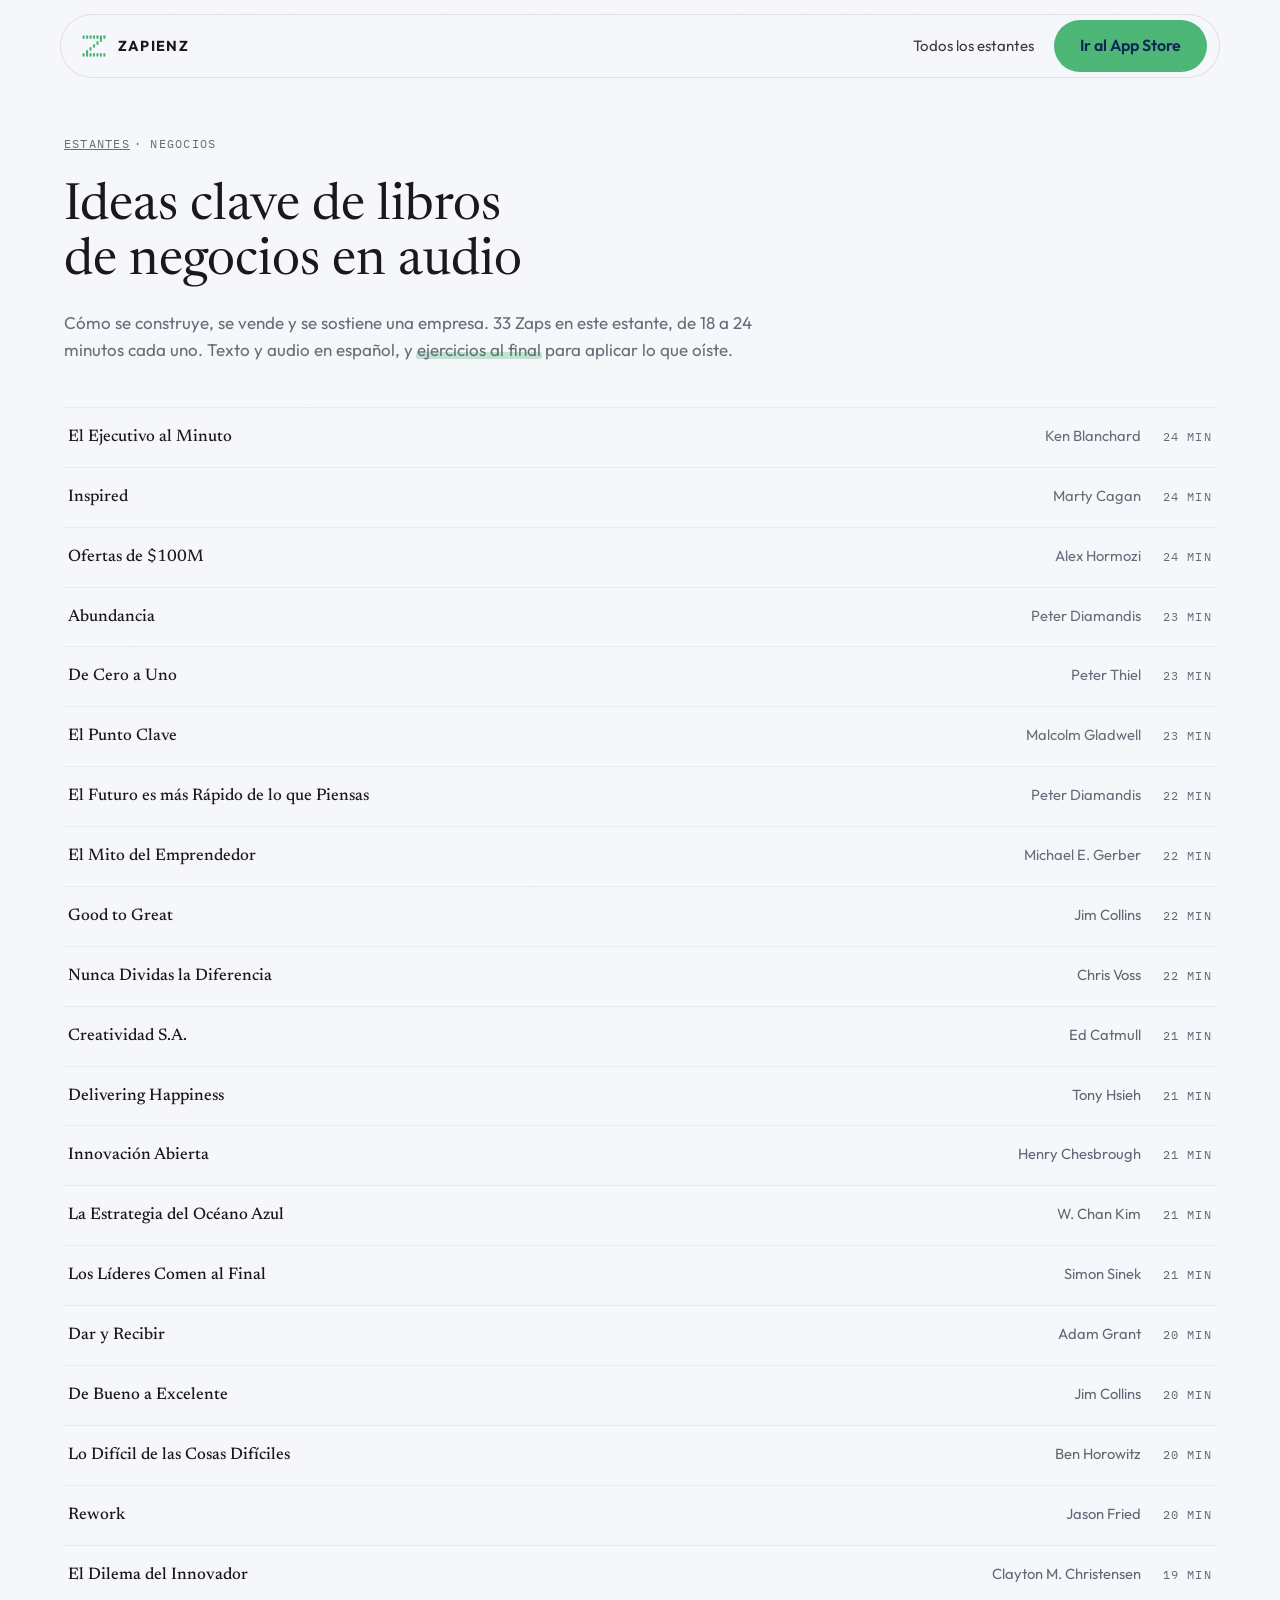
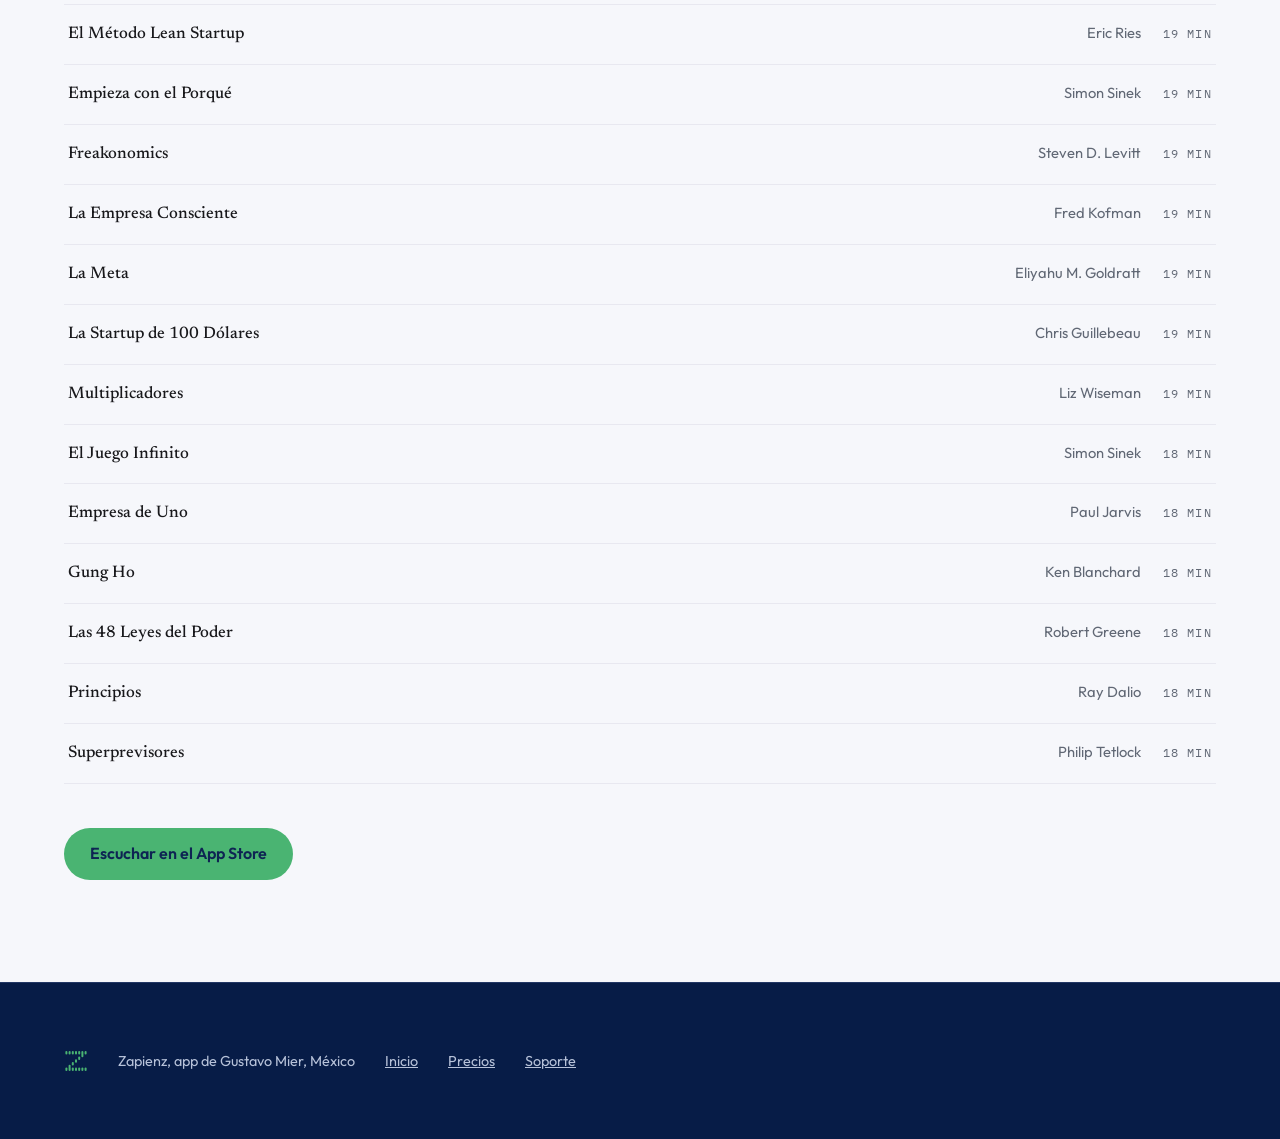
<file: c/negocios/index.html>
<!DOCTYPE html>
<html lang="es-MX" data-tema="papel">
<head>
<meta charset="utf-8">
<meta name="viewport" content="width=device-width, initial-scale=1, viewport-fit=cover">
<title>Libros de Negocios en audio y en español | Zapienz</title>
<meta name="description" content="Los 33 Zaps de negocios en Zapienz: las ideas clave de cada libro en audio y en español, de 18 a 24 minutos. Cada uno termina con ejercicios.">
<link rel="canonical" href="https://gamalabs26.github.io/zapienz-site/c/negocios/">
<meta name="theme-color" content="#0E2453">
<meta property="og:type" content="website">
<meta property="og:site_name" content="Zapienz">
<meta property="og:locale" content="es_MX">
<meta property="og:title" content="Libros de Negocios en audio y en español | Zapienz">
<meta property="og:description" content="Los 33 Zaps de negocios en Zapienz: las ideas clave de cada libro en audio y en español, de 18 a 24 minutos. Cada uno termina con ejercicios.">
<meta property="og:url" content="https://gamalabs26.github.io/zapienz-site/c/negocios/">
<meta property="og:image" content="https://gamalabs26.github.io/zapienz-site/assets/og.webp">
<meta property="og:image:width" content="1200">
<meta property="og:image:height" content="630">
<meta name="twitter:card" content="summary_large_image">
<meta name="twitter:title" content="Libros de Negocios en audio y en español | Zapienz">
<meta name="twitter:description" content="Los 33 Zaps de negocios en Zapienz: las ideas clave de cada libro en audio y en español, de 18 a 24 minutos. Cada uno termina con ejercicios.">
<meta name="twitter:image" content="https://gamalabs26.github.io/zapienz-site/assets/og.webp">
<link rel="icon" href="../../assets/brand/zapienz-mark.svg" type="image/svg+xml">
<link rel="preload" href="../../assets/fuentes/outfit-400-normal-latin.woff2" as="font" type="font/woff2" crossorigin>
<link rel="stylesheet" href="../../assets/css/site.css">
<script type="application/ld+json">
{"@context": "https://schema.org", "@type": "CollectionPage", "name": "Libros de Negocios en audio y en español | Zapienz", "description": "Los 33 Zaps de negocios en Zapienz: las ideas clave de cada libro en audio y en español, de 18 a 24 minutos. Cada uno termina con ejercicios.", "url": "https://gamalabs26.github.io/zapienz-site/c/negocios/", "inLanguage": "es", "isPartOf": {"@type": "WebSite", "name": "Zapienz", "url": "https://gamalabs26.github.io/zapienz-site/"}, "mainEntity": {"@type": "ItemList", "numberOfItems": 33, "itemListElement": [{"@type": "ListItem", "position": 1, "name": "El Ejecutivo al Minuto"}, {"@type": "ListItem", "position": 2, "name": "Inspired"}, {"@type": "ListItem", "position": 3, "name": "Ofertas de $100M"}, {"@type": "ListItem", "position": 4, "name": "Abundancia"}, {"@type": "ListItem", "position": 5, "name": "De Cero a Uno"}, {"@type": "ListItem", "position": 6, "name": "El Punto Clave"}, {"@type": "ListItem", "position": 7, "name": "El Futuro es más Rápido de lo que Piensas"}, {"@type": "ListItem", "position": 8, "name": "El Mito del Emprendedor"}, {"@type": "ListItem", "position": 9, "name": "Good to Great"}, {"@type": "ListItem", "position": 10, "name": "Nunca Dividas la Diferencia"}, {"@type": "ListItem", "position": 11, "name": "Creatividad S.A."}, {"@type": "ListItem", "position": 12, "name": "Delivering Happiness"}, {"@type": "ListItem", "position": 13, "name": "Innovación Abierta"}, {"@type": "ListItem", "position": 14, "name": "La Estrategia del Océano Azul"}, {"@type": "ListItem", "position": 15, "name": "Los Líderes Comen al Final"}, {"@type": "ListItem", "position": 16, "name": "Dar y Recibir"}, {"@type": "ListItem", "position": 17, "name": "De Bueno a Excelente"}, {"@type": "ListItem", "position": 18, "name": "Lo Difícil de las Cosas Difíciles"}, {"@type": "ListItem", "position": 19, "name": "Rework"}, {"@type": "ListItem", "position": 20, "name": "El Dilema del Innovador"}]}}
</script>
</head>
<body>
<svg class="grano" aria-hidden="true" focusable="false"
     width="100%" height="100%" preserveAspectRatio="none">
  <filter id="granoZap">
    <feTurbulence type="fractalNoise" baseFrequency="0.82" numOctaves="3" stitchTiles="stitch"/>
    <feColorMatrix type="saturate" values="0"/>
  </filter>
  <rect width="100%" height="100%" filter="url(#granoZap)"/>
</svg>
<nav class="nav" data-encogido="no" aria-label="Principal">
  <a class="nav__marca" href="../../" aria-label="Zapienz, inicio">
    <svg class="nav__mark" viewBox="0 0 120 120" width="26" height="26"
         aria-hidden="true" focusable="false" fill="currentColor">
      <rect class="zbar" data-col="0" x="7" y="10" width="10" height="18" rx="5"/>
      <rect class="zbar" data-col="0" x="7" y="92" width="10" height="18" rx="5"/>
      <rect class="zbar" data-col="1" x="23" y="10" width="10" height="18" rx="5"/>
      <rect class="zbar" data-col="1" x="23" y="78.33" width="10" height="31.67" rx="5"/>
      <rect class="zbar" data-col="2" x="39" y="10" width="10" height="18" rx="5"/>
      <rect class="zbar" data-col="2" x="39" y="64.67" width="10" height="18" rx="5"/>
      <rect class="zbar" data-col="2" x="39" y="92" width="10" height="18" rx="5"/>
      <rect class="zbar" data-col="3" x="55" y="10" width="10" height="18" rx="5"/>
      <rect class="zbar" data-col="3" x="55" y="51" width="10" height="18" rx="5"/>
      <rect class="zbar" data-col="3" x="55" y="92" width="10" height="18" rx="5"/>
      <rect class="zbar" data-col="4" x="71" y="10" width="10" height="18" rx="5"/>
      <rect class="zbar" data-col="4" x="71" y="37.33" width="10" height="18" rx="5"/>
      <rect class="zbar" data-col="4" x="71" y="92" width="10" height="18" rx="5"/>
      <rect class="zbar" data-col="5" x="87" y="10" width="10" height="31.67" rx="5"/>
      <rect class="zbar" data-col="5" x="87" y="92" width="10" height="18" rx="5"/>
      <rect class="zbar" data-col="6" x="103" y="10" width="10" height="18" rx="5"/>
      <rect class="zbar" data-col="6" x="103" y="92" width="10" height="18" rx="5"/>
    </svg>
    <svg class="nav__wordmark" viewBox="0 0 420 84" width="96" height="19"
         role="img" aria-label="Zapienz">
      <text x="0" y="62" font-family="Outfit, ui-sans-serif, system-ui, sans-serif"
            font-size="64" font-weight="700" letter-spacing="6"
            fill="currentColor">ZAPIENZ</text>
    </svg>
  </a>
  <div class="nav__enlaces"><a href="../../#catalogo-sec">Todos los estantes</a></div>
  <a class="cta" data-magnetic href="https://apps.apple.com/mx/app/id6762142820">Ir al App Store</a>
</nav>

<main class="seccion" data-superficie="papel" style="padding-top:132px">
  <div class="envoltura">
    <p class="mono migas"><a href="../../#catalogo-sec">Estantes</a> &middot; Negocios</p>
    <h1 class="serif" style="font-size:clamp(2rem,5vw,3.2rem);line-height:1.08;max-width:16ch;margin-top:14px">
      Ideas clave de libros de negocios en audio</h1>
    <p class="rev" style="margin-top:18px;color:var(--texto2);max-width:var(--medida)">
      Cómo se construye, se vende y se sostiene una empresa. 33 Zaps en este estante, de 18 a 24 minutos cada uno. Texto y audio en español, y
      <span class="subrayado">ejercicios al final</span> para aplicar lo que oíste.</p>

    <ol class="lista-zaps">
        <li><span class="lista__t">El Ejecutivo al Minuto</span><span class="lista__a">Ken Blanchard</span><span class="lista__m mono">24 min</span></li>
        <li><span class="lista__t">Inspired</span><span class="lista__a">Marty Cagan</span><span class="lista__m mono">24 min</span></li>
        <li><span class="lista__t">Ofertas de $100M</span><span class="lista__a">Alex Hormozi</span><span class="lista__m mono">24 min</span></li>
        <li><span class="lista__t">Abundancia</span><span class="lista__a">Peter Diamandis</span><span class="lista__m mono">23 min</span></li>
        <li><span class="lista__t">De Cero a Uno</span><span class="lista__a">Peter Thiel</span><span class="lista__m mono">23 min</span></li>
        <li><span class="lista__t">El Punto Clave</span><span class="lista__a">Malcolm Gladwell</span><span class="lista__m mono">23 min</span></li>
        <li><span class="lista__t">El Futuro es más Rápido de lo que Piensas</span><span class="lista__a">Peter Diamandis</span><span class="lista__m mono">22 min</span></li>
        <li><span class="lista__t">El Mito del Emprendedor</span><span class="lista__a">Michael E. Gerber</span><span class="lista__m mono">22 min</span></li>
        <li><span class="lista__t">Good to Great</span><span class="lista__a">Jim Collins</span><span class="lista__m mono">22 min</span></li>
        <li><span class="lista__t">Nunca Dividas la Diferencia</span><span class="lista__a">Chris Voss</span><span class="lista__m mono">22 min</span></li>
        <li><span class="lista__t">Creatividad S.A.</span><span class="lista__a">Ed Catmull</span><span class="lista__m mono">21 min</span></li>
        <li><span class="lista__t">Delivering Happiness</span><span class="lista__a">Tony Hsieh</span><span class="lista__m mono">21 min</span></li>
        <li><span class="lista__t">Innovación Abierta</span><span class="lista__a">Henry Chesbrough</span><span class="lista__m mono">21 min</span></li>
        <li><span class="lista__t">La Estrategia del Océano Azul</span><span class="lista__a">W. Chan Kim</span><span class="lista__m mono">21 min</span></li>
        <li><span class="lista__t">Los Líderes Comen al Final</span><span class="lista__a">Simon Sinek</span><span class="lista__m mono">21 min</span></li>
        <li><span class="lista__t">Dar y Recibir</span><span class="lista__a">Adam Grant</span><span class="lista__m mono">20 min</span></li>
        <li><span class="lista__t">De Bueno a Excelente</span><span class="lista__a">Jim Collins</span><span class="lista__m mono">20 min</span></li>
        <li><span class="lista__t">Lo Difícil de las Cosas Difíciles</span><span class="lista__a">Ben Horowitz</span><span class="lista__m mono">20 min</span></li>
        <li><span class="lista__t">Rework</span><span class="lista__a">Jason Fried</span><span class="lista__m mono">20 min</span></li>
        <li><span class="lista__t">El Dilema del Innovador</span><span class="lista__a">Clayton M. Christensen</span><span class="lista__m mono">19 min</span></li>
        <li><span class="lista__t">El Método Lean Startup</span><span class="lista__a">Eric Ries</span><span class="lista__m mono">19 min</span></li>
        <li><span class="lista__t">Empieza con el Porqué</span><span class="lista__a">Simon Sinek</span><span class="lista__m mono">19 min</span></li>
        <li><span class="lista__t">Freakonomics</span><span class="lista__a">Steven D. Levitt</span><span class="lista__m mono">19 min</span></li>
        <li><span class="lista__t">La Empresa Consciente</span><span class="lista__a">Fred Kofman</span><span class="lista__m mono">19 min</span></li>
        <li><span class="lista__t">La Meta</span><span class="lista__a">Eliyahu M. Goldratt</span><span class="lista__m mono">19 min</span></li>
        <li><span class="lista__t">La Startup de 100 Dólares</span><span class="lista__a">Chris Guillebeau</span><span class="lista__m mono">19 min</span></li>
        <li><span class="lista__t">Multiplicadores</span><span class="lista__a">Liz Wiseman</span><span class="lista__m mono">19 min</span></li>
        <li><span class="lista__t">El Juego Infinito</span><span class="lista__a">Simon Sinek</span><span class="lista__m mono">18 min</span></li>
        <li><span class="lista__t">Empresa de Uno</span><span class="lista__a">Paul Jarvis</span><span class="lista__m mono">18 min</span></li>
        <li><span class="lista__t">Gung Ho</span><span class="lista__a">Ken Blanchard</span><span class="lista__m mono">18 min</span></li>
        <li><span class="lista__t">Las 48 Leyes del Poder</span><span class="lista__a">Robert Greene</span><span class="lista__m mono">18 min</span></li>
        <li><span class="lista__t">Principios</span><span class="lista__a">Ray Dalio</span><span class="lista__m mono">18 min</span></li>
        <li><span class="lista__t">Superprevisores</span><span class="lista__a">Philip Tetlock</span><span class="lista__m mono">18 min</span></li>
    </ol>

    <p style="margin-top:44px"><a class="cta" data-magnetic href="https://apps.apple.com/mx/app/id6762142820">Escuchar en el App Store</a></p>
  </div>
</main>
<footer class="pie">
  <div class="pie__fila">
    <svg class="pie__mark" viewBox="0 0 120 120" width="24" height="24"
         aria-hidden="true" focusable="false" fill="currentColor">
      <rect class="zbar" data-col="0" x="7" y="10" width="10" height="18" rx="5"/>
      <rect class="zbar" data-col="0" x="7" y="92" width="10" height="18" rx="5"/>
      <rect class="zbar" data-col="1" x="23" y="10" width="10" height="18" rx="5"/>
      <rect class="zbar" data-col="1" x="23" y="78.33" width="10" height="31.67" rx="5"/>
      <rect class="zbar" data-col="2" x="39" y="10" width="10" height="18" rx="5"/>
      <rect class="zbar" data-col="2" x="39" y="64.67" width="10" height="18" rx="5"/>
      <rect class="zbar" data-col="2" x="39" y="92" width="10" height="18" rx="5"/>
      <rect class="zbar" data-col="3" x="55" y="10" width="10" height="18" rx="5"/>
      <rect class="zbar" data-col="3" x="55" y="51" width="10" height="18" rx="5"/>
      <rect class="zbar" data-col="3" x="55" y="92" width="10" height="18" rx="5"/>
      <rect class="zbar" data-col="4" x="71" y="10" width="10" height="18" rx="5"/>
      <rect class="zbar" data-col="4" x="71" y="37.33" width="10" height="18" rx="5"/>
      <rect class="zbar" data-col="4" x="71" y="92" width="10" height="18" rx="5"/>
      <rect class="zbar" data-col="5" x="87" y="10" width="10" height="31.67" rx="5"/>
      <rect class="zbar" data-col="5" x="87" y="92" width="10" height="18" rx="5"/>
      <rect class="zbar" data-col="6" x="103" y="10" width="10" height="18" rx="5"/>
      <rect class="zbar" data-col="6" x="103" y="92" width="10" height="18" rx="5"/>
    </svg>
    <span>Zapienz, app de Gustavo Mier, México</span>
    <a href="../../">Inicio</a>
    <a href="../../#precios">Precios</a>
    <a href="mailto:contactozapienz@gmail.com">Soporte</a>
  </div>
</footer>
<script src="../../assets/js/site.js" defer></script>
</body>
</html>
</file>
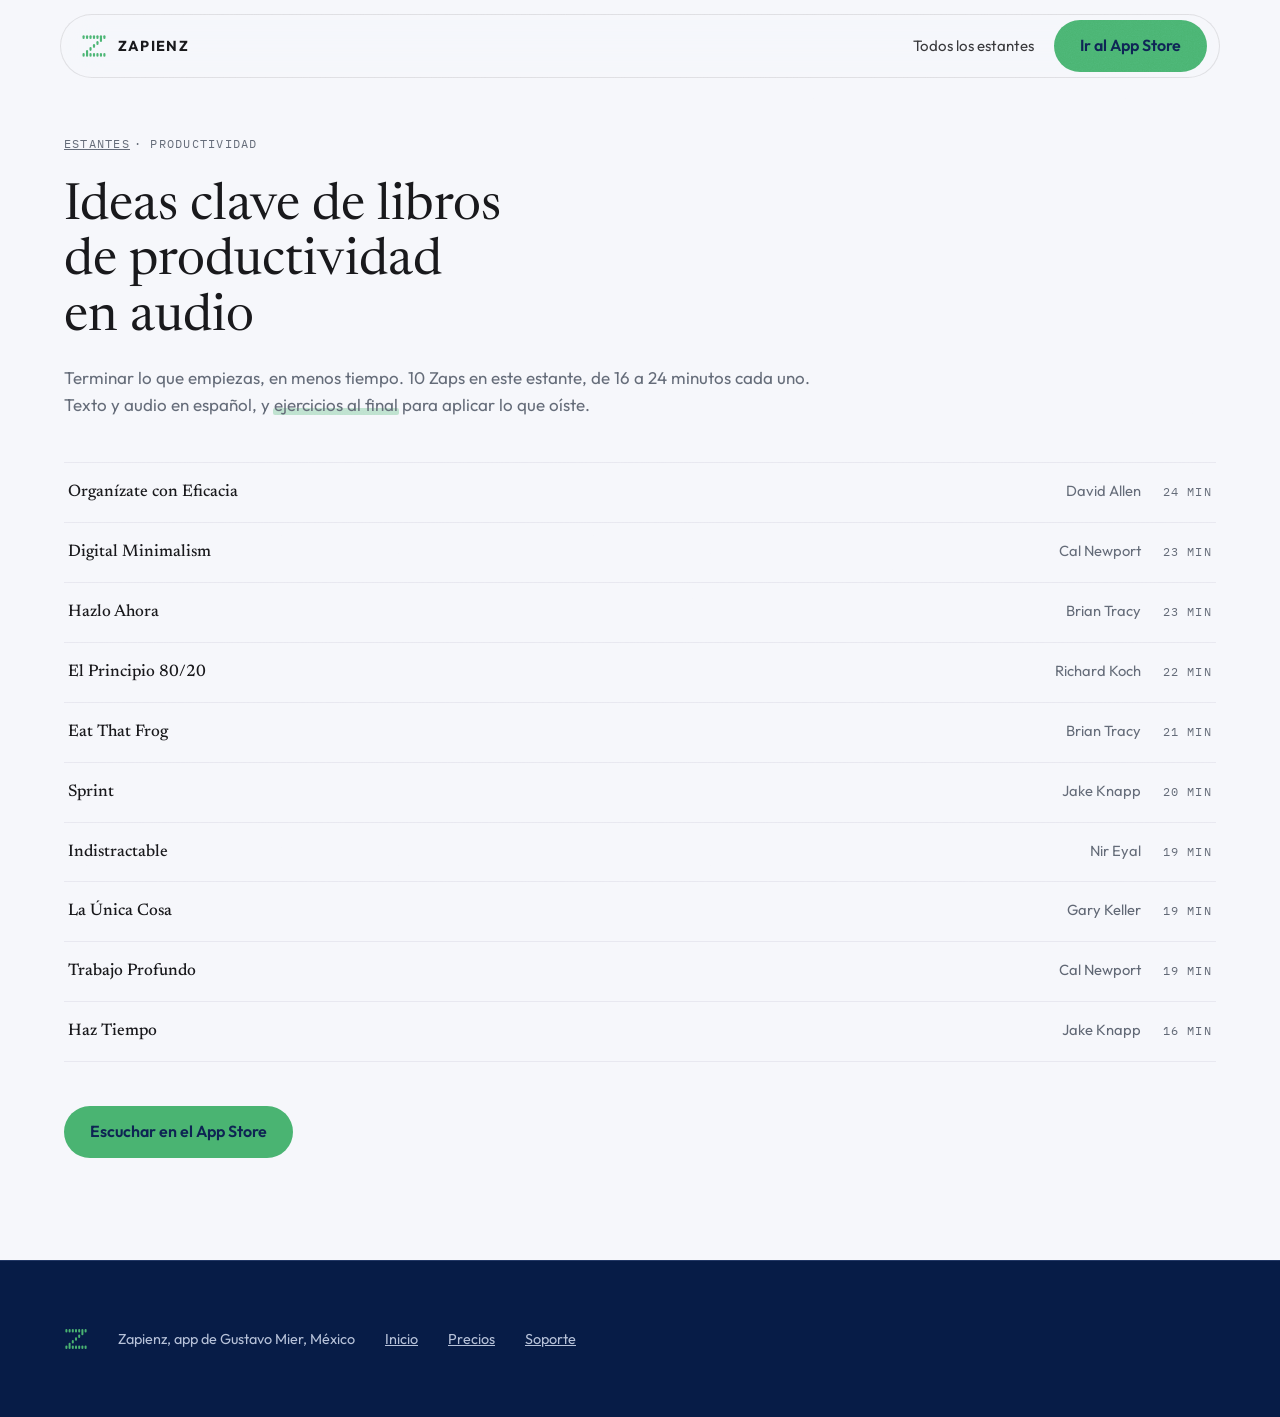
<file: c/productividad/index.html>
<!DOCTYPE html>
<html lang="es-MX" data-tema="papel">
<head>
<meta charset="utf-8">
<meta name="viewport" content="width=device-width, initial-scale=1, viewport-fit=cover">
<title>Libros de Productividad en audio y en español | Zapienz</title>
<meta name="description" content="Los 10 Zaps de productividad en Zapienz: las ideas clave de cada libro en audio y en español, de 16 a 24 minutos. Cada uno termina con ejercicios.">
<link rel="canonical" href="https://gamalabs26.github.io/zapienz-site/c/productividad/">
<meta name="theme-color" content="#0E2453">
<meta property="og:type" content="website">
<meta property="og:site_name" content="Zapienz">
<meta property="og:locale" content="es_MX">
<meta property="og:title" content="Libros de Productividad en audio y en español | Zapienz">
<meta property="og:description" content="Los 10 Zaps de productividad en Zapienz: las ideas clave de cada libro en audio y en español, de 16 a 24 minutos. Cada uno termina con ejercicios.">
<meta property="og:url" content="https://gamalabs26.github.io/zapienz-site/c/productividad/">
<meta property="og:image" content="https://gamalabs26.github.io/zapienz-site/assets/og.webp">
<meta property="og:image:width" content="1200">
<meta property="og:image:height" content="630">
<meta name="twitter:card" content="summary_large_image">
<meta name="twitter:title" content="Libros de Productividad en audio y en español | Zapienz">
<meta name="twitter:description" content="Los 10 Zaps de productividad en Zapienz: las ideas clave de cada libro en audio y en español, de 16 a 24 minutos. Cada uno termina con ejercicios.">
<meta name="twitter:image" content="https://gamalabs26.github.io/zapienz-site/assets/og.webp">
<link rel="icon" href="../../assets/brand/zapienz-mark.svg" type="image/svg+xml">
<link rel="preload" href="../../assets/fuentes/outfit-400-normal-latin.woff2" as="font" type="font/woff2" crossorigin>
<link rel="stylesheet" href="../../assets/css/site.css">
<script type="application/ld+json">
{"@context": "https://schema.org", "@type": "CollectionPage", "name": "Libros de Productividad en audio y en español | Zapienz", "description": "Los 10 Zaps de productividad en Zapienz: las ideas clave de cada libro en audio y en español, de 16 a 24 minutos. Cada uno termina con ejercicios.", "url": "https://gamalabs26.github.io/zapienz-site/c/productividad/", "inLanguage": "es", "isPartOf": {"@type": "WebSite", "name": "Zapienz", "url": "https://gamalabs26.github.io/zapienz-site/"}, "mainEntity": {"@type": "ItemList", "numberOfItems": 10, "itemListElement": [{"@type": "ListItem", "position": 1, "name": "Organízate con Eficacia"}, {"@type": "ListItem", "position": 2, "name": "Digital Minimalism"}, {"@type": "ListItem", "position": 3, "name": "Hazlo Ahora"}, {"@type": "ListItem", "position": 4, "name": "El Principio 80/20"}, {"@type": "ListItem", "position": 5, "name": "Eat That Frog"}, {"@type": "ListItem", "position": 6, "name": "Sprint"}, {"@type": "ListItem", "position": 7, "name": "Indistractable"}, {"@type": "ListItem", "position": 8, "name": "La Única Cosa"}, {"@type": "ListItem", "position": 9, "name": "Trabajo Profundo"}, {"@type": "ListItem", "position": 10, "name": "Haz Tiempo"}]}}
</script>
</head>
<body>
<svg class="grano" aria-hidden="true" focusable="false"
     width="100%" height="100%" preserveAspectRatio="none">
  <filter id="granoZap">
    <feTurbulence type="fractalNoise" baseFrequency="0.82" numOctaves="3" stitchTiles="stitch"/>
    <feColorMatrix type="saturate" values="0"/>
  </filter>
  <rect width="100%" height="100%" filter="url(#granoZap)"/>
</svg>
<nav class="nav" data-encogido="no" aria-label="Principal">
  <a class="nav__marca" href="../../" aria-label="Zapienz, inicio">
    <svg class="nav__mark" viewBox="0 0 120 120" width="26" height="26"
         aria-hidden="true" focusable="false" fill="currentColor">
      <rect class="zbar" data-col="0" x="7" y="10" width="10" height="18" rx="5"/>
      <rect class="zbar" data-col="0" x="7" y="92" width="10" height="18" rx="5"/>
      <rect class="zbar" data-col="1" x="23" y="10" width="10" height="18" rx="5"/>
      <rect class="zbar" data-col="1" x="23" y="78.33" width="10" height="31.67" rx="5"/>
      <rect class="zbar" data-col="2" x="39" y="10" width="10" height="18" rx="5"/>
      <rect class="zbar" data-col="2" x="39" y="64.67" width="10" height="18" rx="5"/>
      <rect class="zbar" data-col="2" x="39" y="92" width="10" height="18" rx="5"/>
      <rect class="zbar" data-col="3" x="55" y="10" width="10" height="18" rx="5"/>
      <rect class="zbar" data-col="3" x="55" y="51" width="10" height="18" rx="5"/>
      <rect class="zbar" data-col="3" x="55" y="92" width="10" height="18" rx="5"/>
      <rect class="zbar" data-col="4" x="71" y="10" width="10" height="18" rx="5"/>
      <rect class="zbar" data-col="4" x="71" y="37.33" width="10" height="18" rx="5"/>
      <rect class="zbar" data-col="4" x="71" y="92" width="10" height="18" rx="5"/>
      <rect class="zbar" data-col="5" x="87" y="10" width="10" height="31.67" rx="5"/>
      <rect class="zbar" data-col="5" x="87" y="92" width="10" height="18" rx="5"/>
      <rect class="zbar" data-col="6" x="103" y="10" width="10" height="18" rx="5"/>
      <rect class="zbar" data-col="6" x="103" y="92" width="10" height="18" rx="5"/>
    </svg>
    <svg class="nav__wordmark" viewBox="0 0 420 84" width="96" height="19"
         role="img" aria-label="Zapienz">
      <text x="0" y="62" font-family="Outfit, ui-sans-serif, system-ui, sans-serif"
            font-size="64" font-weight="700" letter-spacing="6"
            fill="currentColor">ZAPIENZ</text>
    </svg>
  </a>
  <div class="nav__enlaces"><a href="../../#catalogo-sec">Todos los estantes</a></div>
  <a class="cta" data-magnetic href="https://apps.apple.com/mx/app/id6762142820">Ir al App Store</a>
</nav>

<main class="seccion" data-superficie="papel" style="padding-top:132px">
  <div class="envoltura">
    <p class="mono migas"><a href="../../#catalogo-sec">Estantes</a> &middot; Productividad</p>
    <h1 class="serif" style="font-size:clamp(2rem,5vw,3.2rem);line-height:1.08;max-width:16ch;margin-top:14px">
      Ideas clave de libros de productividad en audio</h1>
    <p class="rev" style="margin-top:18px;color:var(--texto2);max-width:var(--medida)">
      Terminar lo que empiezas, en menos tiempo. 10 Zaps en este estante, de 16 a 24 minutos cada uno. Texto y audio en español, y
      <span class="subrayado">ejercicios al final</span> para aplicar lo que oíste.</p>

    <ol class="lista-zaps">
        <li><span class="lista__t">Organízate con Eficacia</span><span class="lista__a">David Allen</span><span class="lista__m mono">24 min</span></li>
        <li><span class="lista__t">Digital Minimalism</span><span class="lista__a">Cal Newport</span><span class="lista__m mono">23 min</span></li>
        <li><span class="lista__t">Hazlo Ahora</span><span class="lista__a">Brian Tracy</span><span class="lista__m mono">23 min</span></li>
        <li><span class="lista__t">El Principio 80/20</span><span class="lista__a">Richard Koch</span><span class="lista__m mono">22 min</span></li>
        <li><span class="lista__t">Eat That Frog</span><span class="lista__a">Brian Tracy</span><span class="lista__m mono">21 min</span></li>
        <li><span class="lista__t">Sprint</span><span class="lista__a">Jake Knapp</span><span class="lista__m mono">20 min</span></li>
        <li><span class="lista__t">Indistractable</span><span class="lista__a">Nir Eyal</span><span class="lista__m mono">19 min</span></li>
        <li><span class="lista__t">La Única Cosa</span><span class="lista__a">Gary Keller</span><span class="lista__m mono">19 min</span></li>
        <li><span class="lista__t">Trabajo Profundo</span><span class="lista__a">Cal Newport</span><span class="lista__m mono">19 min</span></li>
        <li><span class="lista__t">Haz Tiempo</span><span class="lista__a">Jake Knapp</span><span class="lista__m mono">16 min</span></li>
    </ol>

    <p style="margin-top:44px"><a class="cta" data-magnetic href="https://apps.apple.com/mx/app/id6762142820">Escuchar en el App Store</a></p>
  </div>
</main>
<footer class="pie">
  <div class="pie__fila">
    <svg class="pie__mark" viewBox="0 0 120 120" width="24" height="24"
         aria-hidden="true" focusable="false" fill="currentColor">
      <rect class="zbar" data-col="0" x="7" y="10" width="10" height="18" rx="5"/>
      <rect class="zbar" data-col="0" x="7" y="92" width="10" height="18" rx="5"/>
      <rect class="zbar" data-col="1" x="23" y="10" width="10" height="18" rx="5"/>
      <rect class="zbar" data-col="1" x="23" y="78.33" width="10" height="31.67" rx="5"/>
      <rect class="zbar" data-col="2" x="39" y="10" width="10" height="18" rx="5"/>
      <rect class="zbar" data-col="2" x="39" y="64.67" width="10" height="18" rx="5"/>
      <rect class="zbar" data-col="2" x="39" y="92" width="10" height="18" rx="5"/>
      <rect class="zbar" data-col="3" x="55" y="10" width="10" height="18" rx="5"/>
      <rect class="zbar" data-col="3" x="55" y="51" width="10" height="18" rx="5"/>
      <rect class="zbar" data-col="3" x="55" y="92" width="10" height="18" rx="5"/>
      <rect class="zbar" data-col="4" x="71" y="10" width="10" height="18" rx="5"/>
      <rect class="zbar" data-col="4" x="71" y="37.33" width="10" height="18" rx="5"/>
      <rect class="zbar" data-col="4" x="71" y="92" width="10" height="18" rx="5"/>
      <rect class="zbar" data-col="5" x="87" y="10" width="10" height="31.67" rx="5"/>
      <rect class="zbar" data-col="5" x="87" y="92" width="10" height="18" rx="5"/>
      <rect class="zbar" data-col="6" x="103" y="10" width="10" height="18" rx="5"/>
      <rect class="zbar" data-col="6" x="103" y="92" width="10" height="18" rx="5"/>
    </svg>
    <span>Zapienz, app de Gustavo Mier, México</span>
    <a href="../../">Inicio</a>
    <a href="../../#precios">Precios</a>
    <a href="mailto:contactozapienz@gmail.com">Soporte</a>
  </div>
</footer>
<script src="../../assets/js/site.js" defer></script>
</body>
</html>
</file>
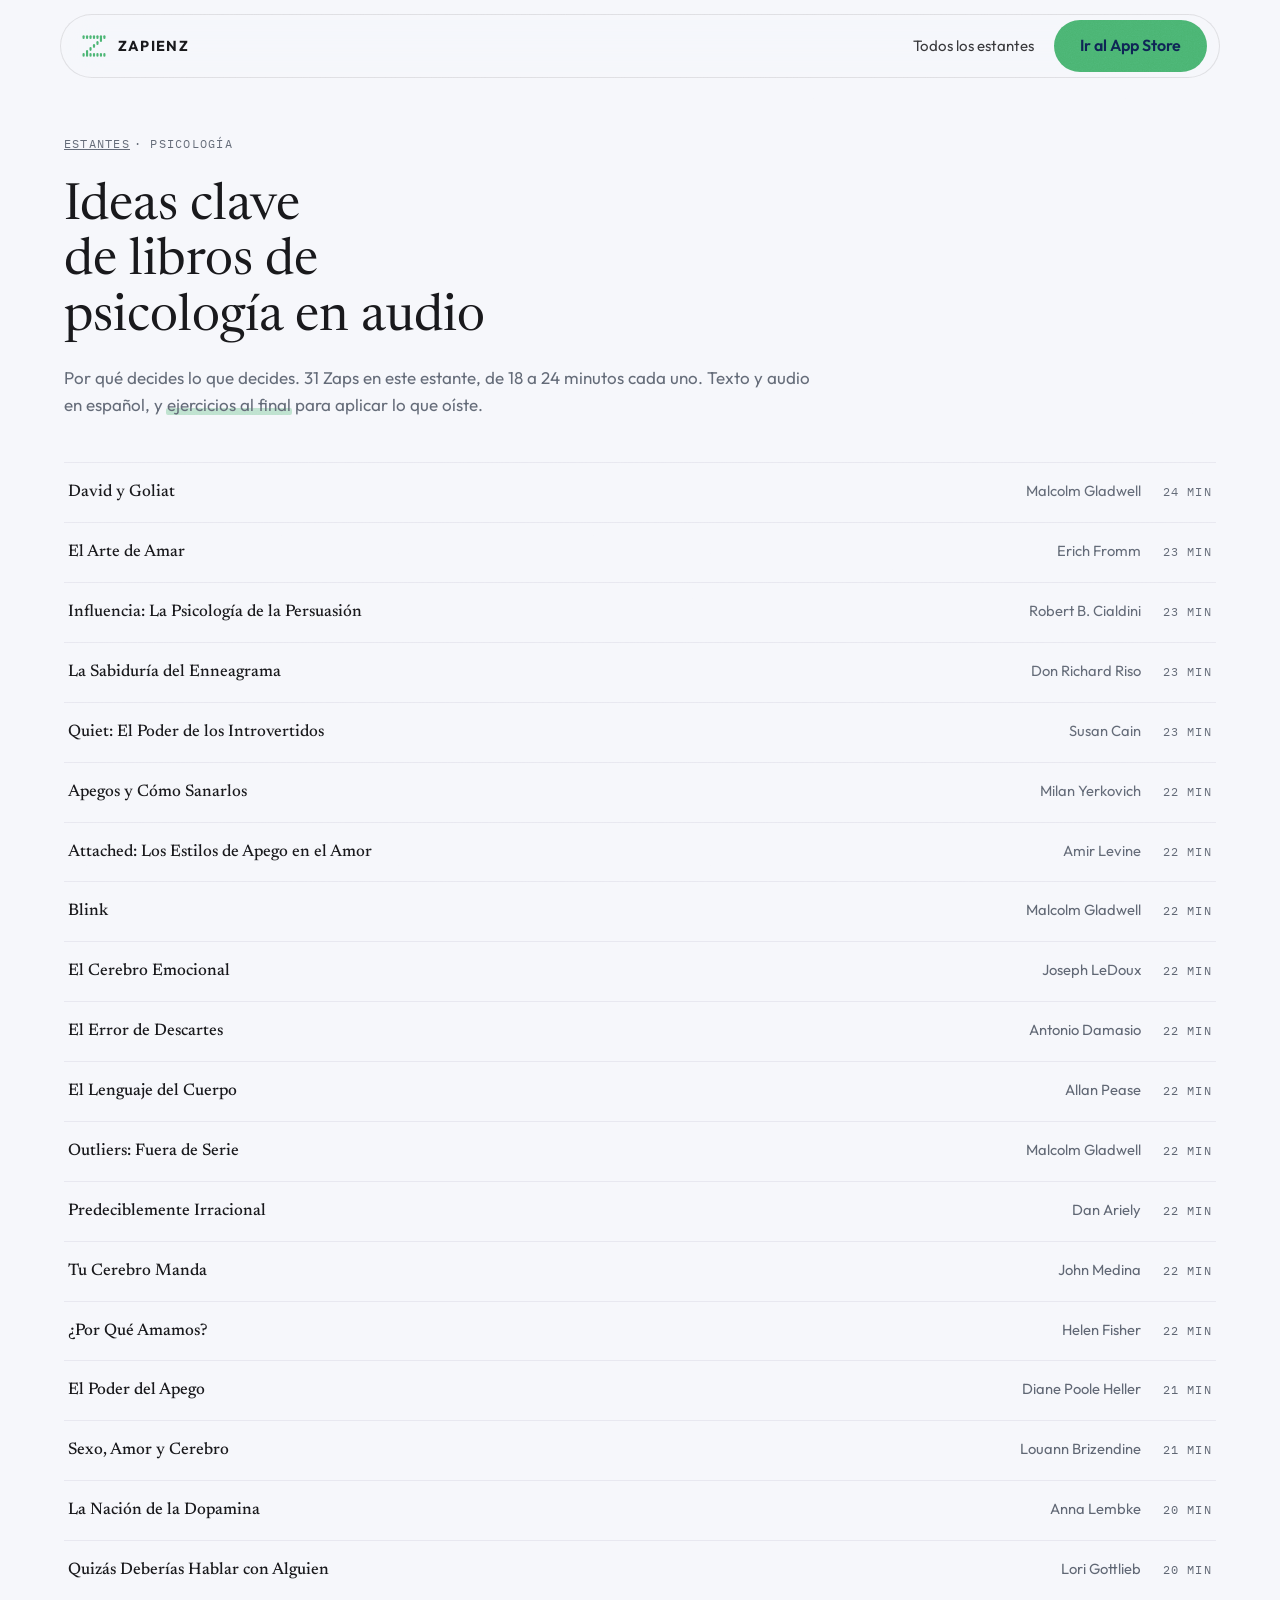
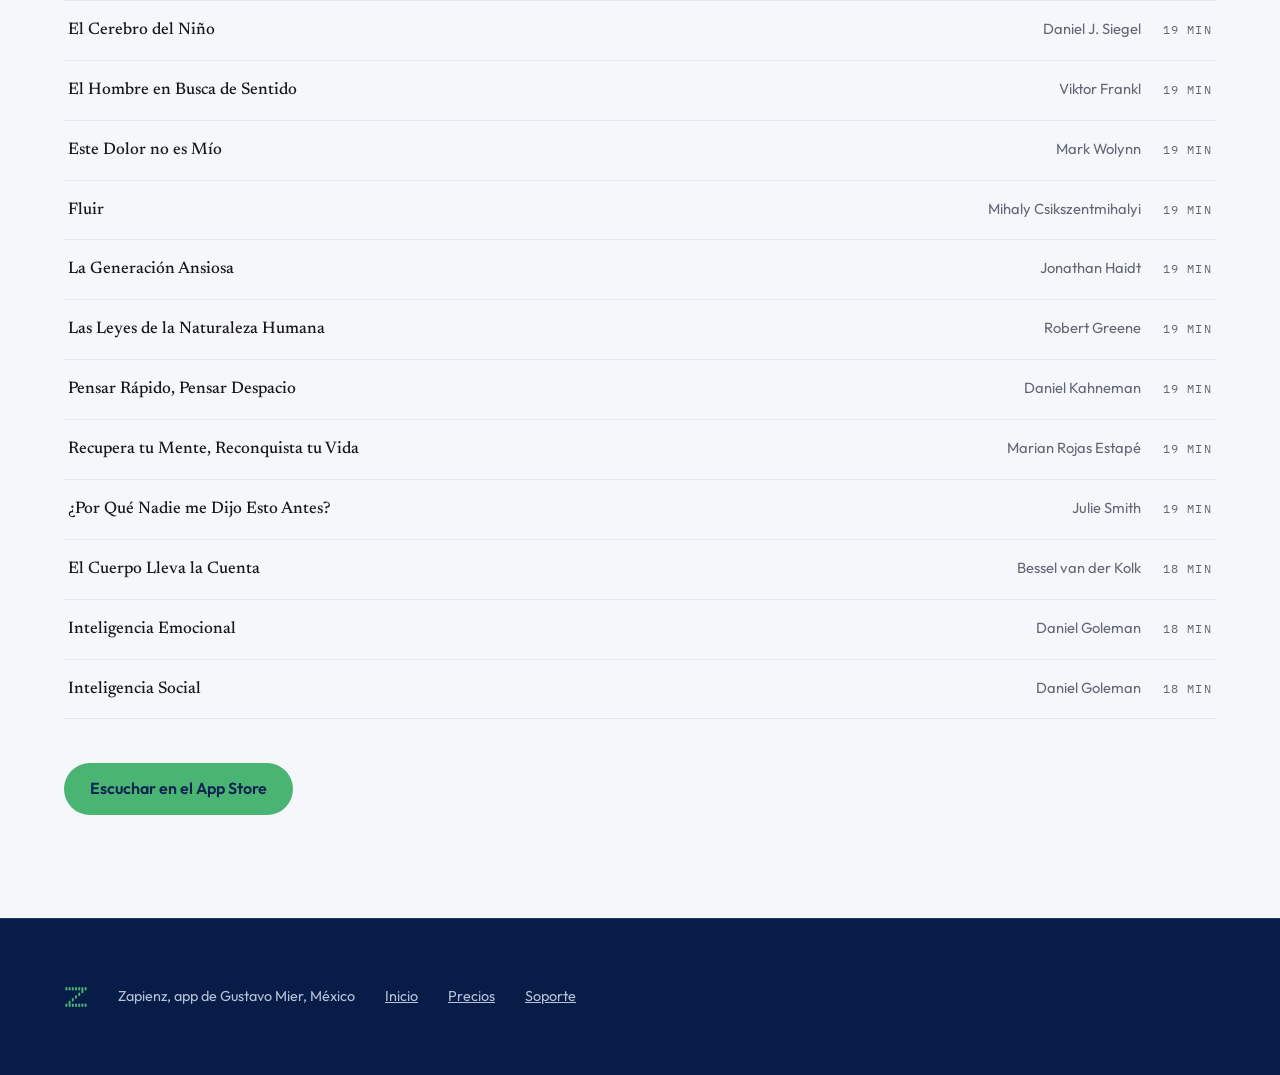
<file: c/psicologia/index.html>
<!DOCTYPE html>
<html lang="es-MX" data-tema="papel">
<head>
<meta charset="utf-8">
<meta name="viewport" content="width=device-width, initial-scale=1, viewport-fit=cover">
<title>Libros de Psicología en audio y en español | Zapienz</title>
<meta name="description" content="Los 31 Zaps de psicología en Zapienz: las ideas clave de cada libro en audio y en español, de 18 a 24 minutos. Cada uno termina con ejercicios.">
<link rel="canonical" href="https://gamalabs26.github.io/zapienz-site/c/psicologia/">
<meta name="theme-color" content="#0E2453">
<meta property="og:type" content="website">
<meta property="og:site_name" content="Zapienz">
<meta property="og:locale" content="es_MX">
<meta property="og:title" content="Libros de Psicología en audio y en español | Zapienz">
<meta property="og:description" content="Los 31 Zaps de psicología en Zapienz: las ideas clave de cada libro en audio y en español, de 18 a 24 minutos. Cada uno termina con ejercicios.">
<meta property="og:url" content="https://gamalabs26.github.io/zapienz-site/c/psicologia/">
<meta property="og:image" content="https://gamalabs26.github.io/zapienz-site/assets/og.webp">
<meta property="og:image:width" content="1200">
<meta property="og:image:height" content="630">
<meta name="twitter:card" content="summary_large_image">
<meta name="twitter:title" content="Libros de Psicología en audio y en español | Zapienz">
<meta name="twitter:description" content="Los 31 Zaps de psicología en Zapienz: las ideas clave de cada libro en audio y en español, de 18 a 24 minutos. Cada uno termina con ejercicios.">
<meta name="twitter:image" content="https://gamalabs26.github.io/zapienz-site/assets/og.webp">
<link rel="icon" href="../../assets/brand/zapienz-mark.svg" type="image/svg+xml">
<link rel="preload" href="../../assets/fuentes/outfit-400-normal-latin.woff2" as="font" type="font/woff2" crossorigin>
<link rel="stylesheet" href="../../assets/css/site.css">
<script type="application/ld+json">
{"@context": "https://schema.org", "@type": "CollectionPage", "name": "Libros de Psicología en audio y en español | Zapienz", "description": "Los 31 Zaps de psicología en Zapienz: las ideas clave de cada libro en audio y en español, de 18 a 24 minutos. Cada uno termina con ejercicios.", "url": "https://gamalabs26.github.io/zapienz-site/c/psicologia/", "inLanguage": "es", "isPartOf": {"@type": "WebSite", "name": "Zapienz", "url": "https://gamalabs26.github.io/zapienz-site/"}, "mainEntity": {"@type": "ItemList", "numberOfItems": 31, "itemListElement": [{"@type": "ListItem", "position": 1, "name": "David y Goliat"}, {"@type": "ListItem", "position": 2, "name": "El Arte de Amar"}, {"@type": "ListItem", "position": 3, "name": "Influencia: La Psicología de la Persuasión"}, {"@type": "ListItem", "position": 4, "name": "La Sabiduría del Enneagrama"}, {"@type": "ListItem", "position": 5, "name": "Quiet: El Poder de los Introvertidos"}, {"@type": "ListItem", "position": 6, "name": "Apegos y Cómo Sanarlos"}, {"@type": "ListItem", "position": 7, "name": "Attached: Los Estilos de Apego en el Amor"}, {"@type": "ListItem", "position": 8, "name": "Blink"}, {"@type": "ListItem", "position": 9, "name": "El Cerebro Emocional"}, {"@type": "ListItem", "position": 10, "name": "El Error de Descartes"}, {"@type": "ListItem", "position": 11, "name": "El Lenguaje del Cuerpo"}, {"@type": "ListItem", "position": 12, "name": "Outliers: Fuera de Serie"}, {"@type": "ListItem", "position": 13, "name": "Predeciblemente Irracional"}, {"@type": "ListItem", "position": 14, "name": "Tu Cerebro Manda"}, {"@type": "ListItem", "position": 15, "name": "¿Por Qué Amamos?"}, {"@type": "ListItem", "position": 16, "name": "El Poder del Apego"}, {"@type": "ListItem", "position": 17, "name": "Sexo, Amor y Cerebro"}, {"@type": "ListItem", "position": 18, "name": "La Nación de la Dopamina"}, {"@type": "ListItem", "position": 19, "name": "Quizás Deberías Hablar con Alguien"}, {"@type": "ListItem", "position": 20, "name": "El Cerebro del Niño"}]}}
</script>
</head>
<body>
<svg class="grano" aria-hidden="true" focusable="false"
     width="100%" height="100%" preserveAspectRatio="none">
  <filter id="granoZap">
    <feTurbulence type="fractalNoise" baseFrequency="0.82" numOctaves="3" stitchTiles="stitch"/>
    <feColorMatrix type="saturate" values="0"/>
  </filter>
  <rect width="100%" height="100%" filter="url(#granoZap)"/>
</svg>
<nav class="nav" data-encogido="no" aria-label="Principal">
  <a class="nav__marca" href="../../" aria-label="Zapienz, inicio">
    <svg class="nav__mark" viewBox="0 0 120 120" width="26" height="26"
         aria-hidden="true" focusable="false" fill="currentColor">
      <rect class="zbar" data-col="0" x="7" y="10" width="10" height="18" rx="5"/>
      <rect class="zbar" data-col="0" x="7" y="92" width="10" height="18" rx="5"/>
      <rect class="zbar" data-col="1" x="23" y="10" width="10" height="18" rx="5"/>
      <rect class="zbar" data-col="1" x="23" y="78.33" width="10" height="31.67" rx="5"/>
      <rect class="zbar" data-col="2" x="39" y="10" width="10" height="18" rx="5"/>
      <rect class="zbar" data-col="2" x="39" y="64.67" width="10" height="18" rx="5"/>
      <rect class="zbar" data-col="2" x="39" y="92" width="10" height="18" rx="5"/>
      <rect class="zbar" data-col="3" x="55" y="10" width="10" height="18" rx="5"/>
      <rect class="zbar" data-col="3" x="55" y="51" width="10" height="18" rx="5"/>
      <rect class="zbar" data-col="3" x="55" y="92" width="10" height="18" rx="5"/>
      <rect class="zbar" data-col="4" x="71" y="10" width="10" height="18" rx="5"/>
      <rect class="zbar" data-col="4" x="71" y="37.33" width="10" height="18" rx="5"/>
      <rect class="zbar" data-col="4" x="71" y="92" width="10" height="18" rx="5"/>
      <rect class="zbar" data-col="5" x="87" y="10" width="10" height="31.67" rx="5"/>
      <rect class="zbar" data-col="5" x="87" y="92" width="10" height="18" rx="5"/>
      <rect class="zbar" data-col="6" x="103" y="10" width="10" height="18" rx="5"/>
      <rect class="zbar" data-col="6" x="103" y="92" width="10" height="18" rx="5"/>
    </svg>
    <svg class="nav__wordmark" viewBox="0 0 420 84" width="96" height="19"
         role="img" aria-label="Zapienz">
      <text x="0" y="62" font-family="Outfit, ui-sans-serif, system-ui, sans-serif"
            font-size="64" font-weight="700" letter-spacing="6"
            fill="currentColor">ZAPIENZ</text>
    </svg>
  </a>
  <div class="nav__enlaces"><a href="../../#catalogo-sec">Todos los estantes</a></div>
  <a class="cta" data-magnetic href="https://apps.apple.com/mx/app/id6762142820">Ir al App Store</a>
</nav>

<main class="seccion" data-superficie="papel" style="padding-top:132px">
  <div class="envoltura">
    <p class="mono migas"><a href="../../#catalogo-sec">Estantes</a> &middot; Psicología</p>
    <h1 class="serif" style="font-size:clamp(2rem,5vw,3.2rem);line-height:1.08;max-width:16ch;margin-top:14px">
      Ideas clave de libros de psicología en audio</h1>
    <p class="rev" style="margin-top:18px;color:var(--texto2);max-width:var(--medida)">
      Por qué decides lo que decides. 31 Zaps en este estante, de 18 a 24 minutos cada uno. Texto y audio en español, y
      <span class="subrayado">ejercicios al final</span> para aplicar lo que oíste.</p>

    <ol class="lista-zaps">
        <li><span class="lista__t">David y Goliat</span><span class="lista__a">Malcolm Gladwell</span><span class="lista__m mono">24 min</span></li>
        <li><span class="lista__t">El Arte de Amar</span><span class="lista__a">Erich Fromm</span><span class="lista__m mono">23 min</span></li>
        <li><span class="lista__t">Influencia: La Psicología de la Persuasión</span><span class="lista__a">Robert B. Cialdini</span><span class="lista__m mono">23 min</span></li>
        <li><span class="lista__t">La Sabiduría del Enneagrama</span><span class="lista__a">Don Richard Riso</span><span class="lista__m mono">23 min</span></li>
        <li><span class="lista__t">Quiet: El Poder de los Introvertidos</span><span class="lista__a">Susan Cain</span><span class="lista__m mono">23 min</span></li>
        <li><span class="lista__t">Apegos y Cómo Sanarlos</span><span class="lista__a">Milan Yerkovich</span><span class="lista__m mono">22 min</span></li>
        <li><span class="lista__t">Attached: Los Estilos de Apego en el Amor</span><span class="lista__a">Amir Levine</span><span class="lista__m mono">22 min</span></li>
        <li><span class="lista__t">Blink</span><span class="lista__a">Malcolm Gladwell</span><span class="lista__m mono">22 min</span></li>
        <li><span class="lista__t">El Cerebro Emocional</span><span class="lista__a">Joseph LeDoux</span><span class="lista__m mono">22 min</span></li>
        <li><span class="lista__t">El Error de Descartes</span><span class="lista__a">Antonio Damasio</span><span class="lista__m mono">22 min</span></li>
        <li><span class="lista__t">El Lenguaje del Cuerpo</span><span class="lista__a">Allan Pease</span><span class="lista__m mono">22 min</span></li>
        <li><span class="lista__t">Outliers: Fuera de Serie</span><span class="lista__a">Malcolm Gladwell</span><span class="lista__m mono">22 min</span></li>
        <li><span class="lista__t">Predeciblemente Irracional</span><span class="lista__a">Dan Ariely</span><span class="lista__m mono">22 min</span></li>
        <li><span class="lista__t">Tu Cerebro Manda</span><span class="lista__a">John Medina</span><span class="lista__m mono">22 min</span></li>
        <li><span class="lista__t">¿Por Qué Amamos?</span><span class="lista__a">Helen Fisher</span><span class="lista__m mono">22 min</span></li>
        <li><span class="lista__t">El Poder del Apego</span><span class="lista__a">Diane Poole Heller</span><span class="lista__m mono">21 min</span></li>
        <li><span class="lista__t">Sexo, Amor y Cerebro</span><span class="lista__a">Louann Brizendine</span><span class="lista__m mono">21 min</span></li>
        <li><span class="lista__t">La Nación de la Dopamina</span><span class="lista__a">Anna Lembke</span><span class="lista__m mono">20 min</span></li>
        <li><span class="lista__t">Quizás Deberías Hablar con Alguien</span><span class="lista__a">Lori Gottlieb</span><span class="lista__m mono">20 min</span></li>
        <li><span class="lista__t">El Cerebro del Niño</span><span class="lista__a">Daniel J. Siegel</span><span class="lista__m mono">19 min</span></li>
        <li><span class="lista__t">El Hombre en Busca de Sentido</span><span class="lista__a">Viktor Frankl</span><span class="lista__m mono">19 min</span></li>
        <li><span class="lista__t">Este Dolor no es Mío</span><span class="lista__a">Mark Wolynn</span><span class="lista__m mono">19 min</span></li>
        <li><span class="lista__t">Fluir</span><span class="lista__a">Mihaly Csikszentmihalyi</span><span class="lista__m mono">19 min</span></li>
        <li><span class="lista__t">La Generación Ansiosa</span><span class="lista__a">Jonathan Haidt</span><span class="lista__m mono">19 min</span></li>
        <li><span class="lista__t">Las Leyes de la Naturaleza Humana</span><span class="lista__a">Robert Greene</span><span class="lista__m mono">19 min</span></li>
        <li><span class="lista__t">Pensar Rápido, Pensar Despacio</span><span class="lista__a">Daniel Kahneman</span><span class="lista__m mono">19 min</span></li>
        <li><span class="lista__t">Recupera tu Mente, Reconquista tu Vida</span><span class="lista__a">Marian Rojas Estapé</span><span class="lista__m mono">19 min</span></li>
        <li><span class="lista__t">¿Por Qué Nadie me Dijo Esto Antes?</span><span class="lista__a">Julie Smith</span><span class="lista__m mono">19 min</span></li>
        <li><span class="lista__t">El Cuerpo Lleva la Cuenta</span><span class="lista__a">Bessel van der Kolk</span><span class="lista__m mono">18 min</span></li>
        <li><span class="lista__t">Inteligencia Emocional</span><span class="lista__a">Daniel Goleman</span><span class="lista__m mono">18 min</span></li>
        <li><span class="lista__t">Inteligencia Social</span><span class="lista__a">Daniel Goleman</span><span class="lista__m mono">18 min</span></li>
    </ol>

    <p style="margin-top:44px"><a class="cta" data-magnetic href="https://apps.apple.com/mx/app/id6762142820">Escuchar en el App Store</a></p>
  </div>
</main>
<footer class="pie">
  <div class="pie__fila">
    <svg class="pie__mark" viewBox="0 0 120 120" width="24" height="24"
         aria-hidden="true" focusable="false" fill="currentColor">
      <rect class="zbar" data-col="0" x="7" y="10" width="10" height="18" rx="5"/>
      <rect class="zbar" data-col="0" x="7" y="92" width="10" height="18" rx="5"/>
      <rect class="zbar" data-col="1" x="23" y="10" width="10" height="18" rx="5"/>
      <rect class="zbar" data-col="1" x="23" y="78.33" width="10" height="31.67" rx="5"/>
      <rect class="zbar" data-col="2" x="39" y="10" width="10" height="18" rx="5"/>
      <rect class="zbar" data-col="2" x="39" y="64.67" width="10" height="18" rx="5"/>
      <rect class="zbar" data-col="2" x="39" y="92" width="10" height="18" rx="5"/>
      <rect class="zbar" data-col="3" x="55" y="10" width="10" height="18" rx="5"/>
      <rect class="zbar" data-col="3" x="55" y="51" width="10" height="18" rx="5"/>
      <rect class="zbar" data-col="3" x="55" y="92" width="10" height="18" rx="5"/>
      <rect class="zbar" data-col="4" x="71" y="10" width="10" height="18" rx="5"/>
      <rect class="zbar" data-col="4" x="71" y="37.33" width="10" height="18" rx="5"/>
      <rect class="zbar" data-col="4" x="71" y="92" width="10" height="18" rx="5"/>
      <rect class="zbar" data-col="5" x="87" y="10" width="10" height="31.67" rx="5"/>
      <rect class="zbar" data-col="5" x="87" y="92" width="10" height="18" rx="5"/>
      <rect class="zbar" data-col="6" x="103" y="10" width="10" height="18" rx="5"/>
      <rect class="zbar" data-col="6" x="103" y="92" width="10" height="18" rx="5"/>
    </svg>
    <span>Zapienz, app de Gustavo Mier, México</span>
    <a href="../../">Inicio</a>
    <a href="../../#precios">Precios</a>
    <a href="mailto:contactozapienz@gmail.com">Soporte</a>
  </div>
</footer>
<script src="../../assets/js/site.js" defer></script>
</body>
</html>
</file>
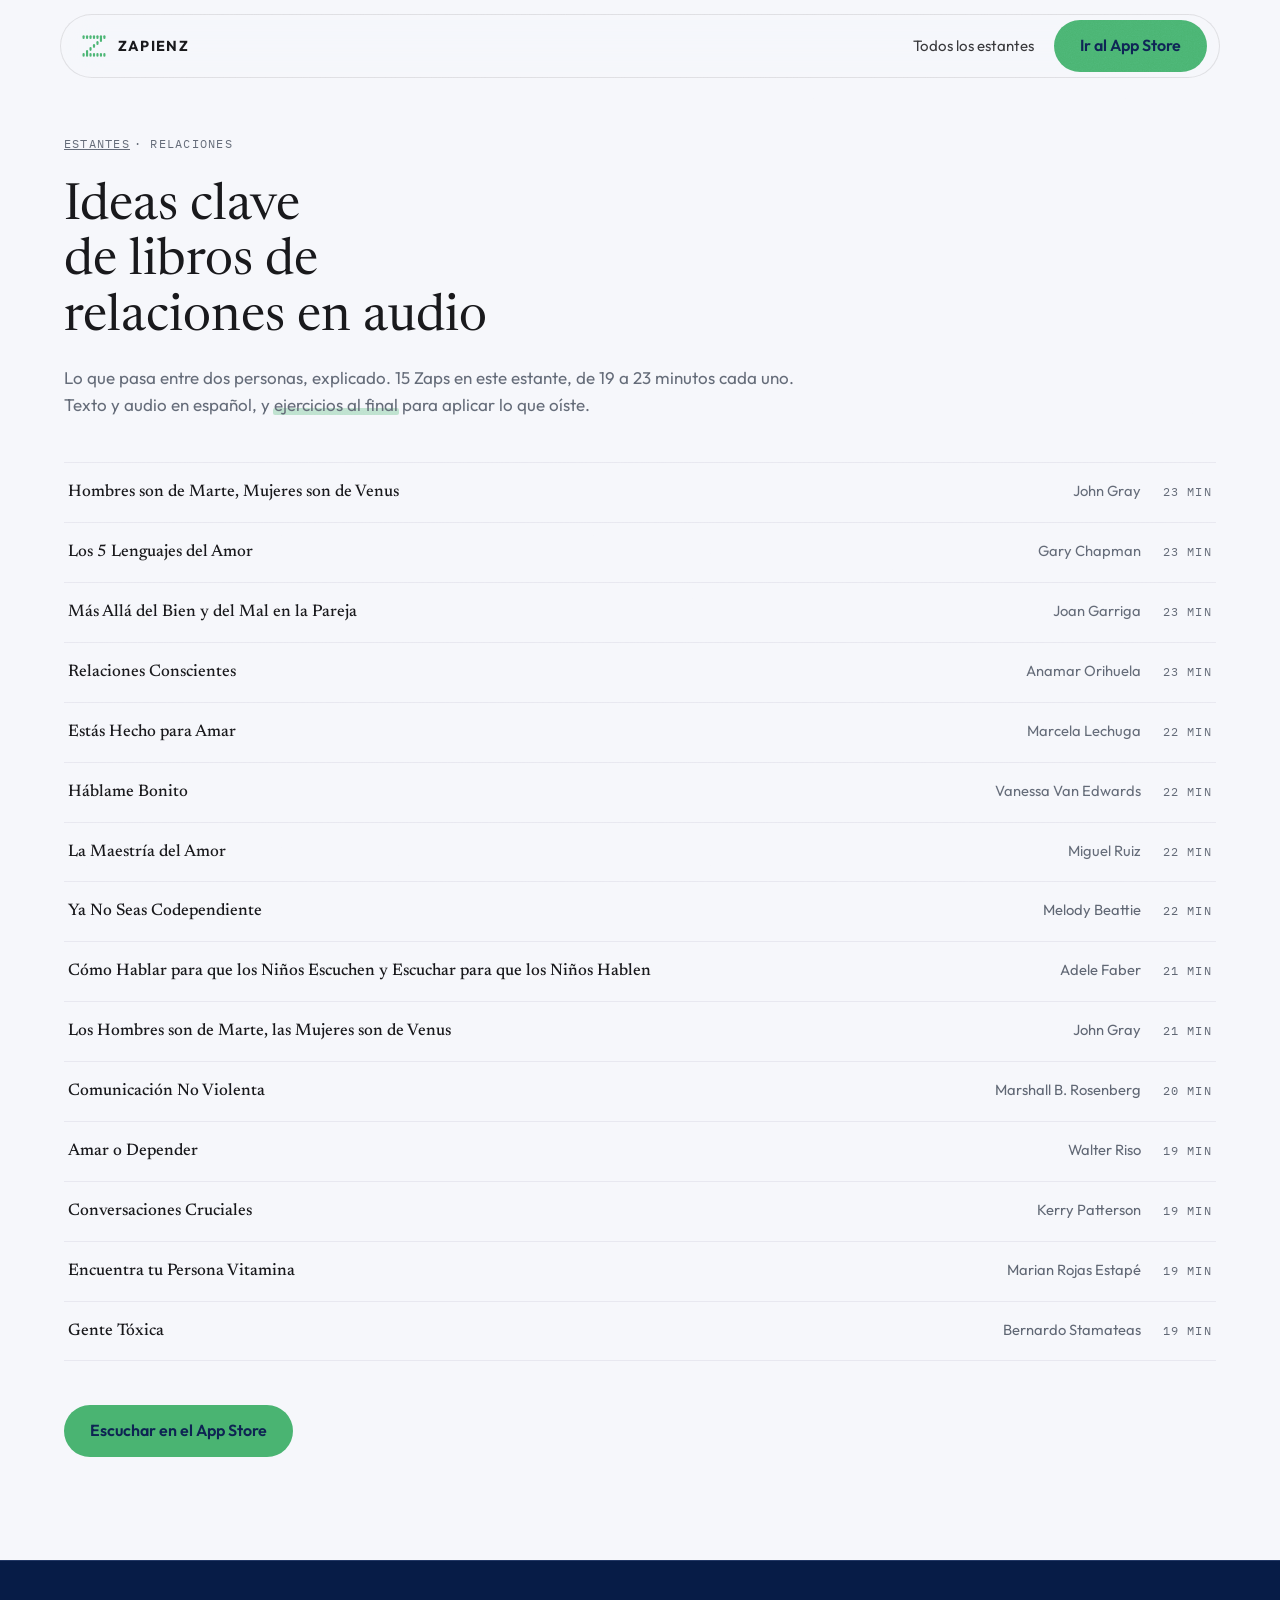
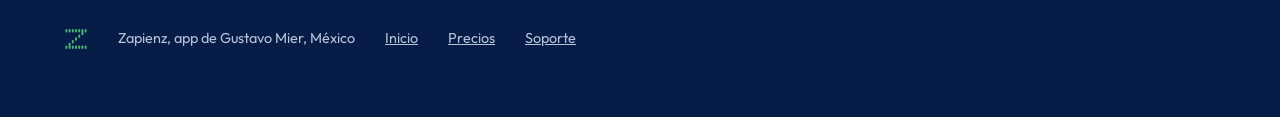
<file: c/relaciones/index.html>
<!DOCTYPE html>
<html lang="es-MX" data-tema="papel">
<head>
<meta charset="utf-8">
<meta name="viewport" content="width=device-width, initial-scale=1, viewport-fit=cover">
<title>Libros de Relaciones en audio y en español | Zapienz</title>
<meta name="description" content="Los 15 Zaps de relaciones en Zapienz: las ideas clave de cada libro en audio y en español, de 19 a 23 minutos. Cada uno termina con ejercicios.">
<link rel="canonical" href="https://gamalabs26.github.io/zapienz-site/c/relaciones/">
<meta name="theme-color" content="#0E2453">
<meta property="og:type" content="website">
<meta property="og:site_name" content="Zapienz">
<meta property="og:locale" content="es_MX">
<meta property="og:title" content="Libros de Relaciones en audio y en español | Zapienz">
<meta property="og:description" content="Los 15 Zaps de relaciones en Zapienz: las ideas clave de cada libro en audio y en español, de 19 a 23 minutos. Cada uno termina con ejercicios.">
<meta property="og:url" content="https://gamalabs26.github.io/zapienz-site/c/relaciones/">
<meta property="og:image" content="https://gamalabs26.github.io/zapienz-site/assets/og.webp">
<meta property="og:image:width" content="1200">
<meta property="og:image:height" content="630">
<meta name="twitter:card" content="summary_large_image">
<meta name="twitter:title" content="Libros de Relaciones en audio y en español | Zapienz">
<meta name="twitter:description" content="Los 15 Zaps de relaciones en Zapienz: las ideas clave de cada libro en audio y en español, de 19 a 23 minutos. Cada uno termina con ejercicios.">
<meta name="twitter:image" content="https://gamalabs26.github.io/zapienz-site/assets/og.webp">
<link rel="icon" href="../../assets/brand/zapienz-mark.svg" type="image/svg+xml">
<link rel="preload" href="../../assets/fuentes/outfit-400-normal-latin.woff2" as="font" type="font/woff2" crossorigin>
<link rel="stylesheet" href="../../assets/css/site.css">
<script type="application/ld+json">
{"@context": "https://schema.org", "@type": "CollectionPage", "name": "Libros de Relaciones en audio y en español | Zapienz", "description": "Los 15 Zaps de relaciones en Zapienz: las ideas clave de cada libro en audio y en español, de 19 a 23 minutos. Cada uno termina con ejercicios.", "url": "https://gamalabs26.github.io/zapienz-site/c/relaciones/", "inLanguage": "es", "isPartOf": {"@type": "WebSite", "name": "Zapienz", "url": "https://gamalabs26.github.io/zapienz-site/"}, "mainEntity": {"@type": "ItemList", "numberOfItems": 15, "itemListElement": [{"@type": "ListItem", "position": 1, "name": "Hombres son de Marte, Mujeres son de Venus"}, {"@type": "ListItem", "position": 2, "name": "Los 5 Lenguajes del Amor"}, {"@type": "ListItem", "position": 3, "name": "Más Allá del Bien y del Mal en la Pareja"}, {"@type": "ListItem", "position": 4, "name": "Relaciones Conscientes"}, {"@type": "ListItem", "position": 5, "name": "Estás Hecho para Amar"}, {"@type": "ListItem", "position": 6, "name": "Háblame Bonito"}, {"@type": "ListItem", "position": 7, "name": "La Maestría del Amor"}, {"@type": "ListItem", "position": 8, "name": "Ya No Seas Codependiente"}, {"@type": "ListItem", "position": 9, "name": "Cómo Hablar para que los Niños Escuchen y Escuchar para que los Niños Hablen"}, {"@type": "ListItem", "position": 10, "name": "Los Hombres son de Marte, las Mujeres son de Venus"}, {"@type": "ListItem", "position": 11, "name": "Comunicación No Violenta"}, {"@type": "ListItem", "position": 12, "name": "Amar o Depender"}, {"@type": "ListItem", "position": 13, "name": "Conversaciones Cruciales"}, {"@type": "ListItem", "position": 14, "name": "Encuentra tu Persona Vitamina"}, {"@type": "ListItem", "position": 15, "name": "Gente Tóxica"}]}}
</script>
</head>
<body>
<svg class="grano" aria-hidden="true" focusable="false"
     width="100%" height="100%" preserveAspectRatio="none">
  <filter id="granoZap">
    <feTurbulence type="fractalNoise" baseFrequency="0.82" numOctaves="3" stitchTiles="stitch"/>
    <feColorMatrix type="saturate" values="0"/>
  </filter>
  <rect width="100%" height="100%" filter="url(#granoZap)"/>
</svg>
<nav class="nav" data-encogido="no" aria-label="Principal">
  <a class="nav__marca" href="../../" aria-label="Zapienz, inicio">
    <svg class="nav__mark" viewBox="0 0 120 120" width="26" height="26"
         aria-hidden="true" focusable="false" fill="currentColor">
      <rect class="zbar" data-col="0" x="7" y="10" width="10" height="18" rx="5"/>
      <rect class="zbar" data-col="0" x="7" y="92" width="10" height="18" rx="5"/>
      <rect class="zbar" data-col="1" x="23" y="10" width="10" height="18" rx="5"/>
      <rect class="zbar" data-col="1" x="23" y="78.33" width="10" height="31.67" rx="5"/>
      <rect class="zbar" data-col="2" x="39" y="10" width="10" height="18" rx="5"/>
      <rect class="zbar" data-col="2" x="39" y="64.67" width="10" height="18" rx="5"/>
      <rect class="zbar" data-col="2" x="39" y="92" width="10" height="18" rx="5"/>
      <rect class="zbar" data-col="3" x="55" y="10" width="10" height="18" rx="5"/>
      <rect class="zbar" data-col="3" x="55" y="51" width="10" height="18" rx="5"/>
      <rect class="zbar" data-col="3" x="55" y="92" width="10" height="18" rx="5"/>
      <rect class="zbar" data-col="4" x="71" y="10" width="10" height="18" rx="5"/>
      <rect class="zbar" data-col="4" x="71" y="37.33" width="10" height="18" rx="5"/>
      <rect class="zbar" data-col="4" x="71" y="92" width="10" height="18" rx="5"/>
      <rect class="zbar" data-col="5" x="87" y="10" width="10" height="31.67" rx="5"/>
      <rect class="zbar" data-col="5" x="87" y="92" width="10" height="18" rx="5"/>
      <rect class="zbar" data-col="6" x="103" y="10" width="10" height="18" rx="5"/>
      <rect class="zbar" data-col="6" x="103" y="92" width="10" height="18" rx="5"/>
    </svg>
    <svg class="nav__wordmark" viewBox="0 0 420 84" width="96" height="19"
         role="img" aria-label="Zapienz">
      <text x="0" y="62" font-family="Outfit, ui-sans-serif, system-ui, sans-serif"
            font-size="64" font-weight="700" letter-spacing="6"
            fill="currentColor">ZAPIENZ</text>
    </svg>
  </a>
  <div class="nav__enlaces"><a href="../../#catalogo-sec">Todos los estantes</a></div>
  <a class="cta" data-magnetic href="https://apps.apple.com/mx/app/id6762142820">Ir al App Store</a>
</nav>

<main class="seccion" data-superficie="papel" style="padding-top:132px">
  <div class="envoltura">
    <p class="mono migas"><a href="../../#catalogo-sec">Estantes</a> &middot; Relaciones</p>
    <h1 class="serif" style="font-size:clamp(2rem,5vw,3.2rem);line-height:1.08;max-width:16ch;margin-top:14px">
      Ideas clave de libros de relaciones en audio</h1>
    <p class="rev" style="margin-top:18px;color:var(--texto2);max-width:var(--medida)">
      Lo que pasa entre dos personas, explicado. 15 Zaps en este estante, de 19 a 23 minutos cada uno. Texto y audio en español, y
      <span class="subrayado">ejercicios al final</span> para aplicar lo que oíste.</p>

    <ol class="lista-zaps">
        <li><span class="lista__t">Hombres son de Marte, Mujeres son de Venus</span><span class="lista__a">John Gray</span><span class="lista__m mono">23 min</span></li>
        <li><span class="lista__t">Los 5 Lenguajes del Amor</span><span class="lista__a">Gary Chapman</span><span class="lista__m mono">23 min</span></li>
        <li><span class="lista__t">Más Allá del Bien y del Mal en la Pareja</span><span class="lista__a">Joan Garriga</span><span class="lista__m mono">23 min</span></li>
        <li><span class="lista__t">Relaciones Conscientes</span><span class="lista__a">Anamar Orihuela</span><span class="lista__m mono">23 min</span></li>
        <li><span class="lista__t">Estás Hecho para Amar</span><span class="lista__a">Marcela Lechuga</span><span class="lista__m mono">22 min</span></li>
        <li><span class="lista__t">Háblame Bonito</span><span class="lista__a">Vanessa Van Edwards</span><span class="lista__m mono">22 min</span></li>
        <li><span class="lista__t">La Maestría del Amor</span><span class="lista__a">Miguel Ruiz</span><span class="lista__m mono">22 min</span></li>
        <li><span class="lista__t">Ya No Seas Codependiente</span><span class="lista__a">Melody Beattie</span><span class="lista__m mono">22 min</span></li>
        <li><span class="lista__t">Cómo Hablar para que los Niños Escuchen y Escuchar para que los Niños Hablen</span><span class="lista__a">Adele Faber</span><span class="lista__m mono">21 min</span></li>
        <li><span class="lista__t">Los Hombres son de Marte, las Mujeres son de Venus</span><span class="lista__a">John Gray</span><span class="lista__m mono">21 min</span></li>
        <li><span class="lista__t">Comunicación No Violenta</span><span class="lista__a">Marshall B. Rosenberg</span><span class="lista__m mono">20 min</span></li>
        <li><span class="lista__t">Amar o Depender</span><span class="lista__a">Walter Riso</span><span class="lista__m mono">19 min</span></li>
        <li><span class="lista__t">Conversaciones Cruciales</span><span class="lista__a">Kerry Patterson</span><span class="lista__m mono">19 min</span></li>
        <li><span class="lista__t">Encuentra tu Persona Vitamina</span><span class="lista__a">Marian Rojas Estapé</span><span class="lista__m mono">19 min</span></li>
        <li><span class="lista__t">Gente Tóxica</span><span class="lista__a">Bernardo Stamateas</span><span class="lista__m mono">19 min</span></li>
    </ol>

    <p style="margin-top:44px"><a class="cta" data-magnetic href="https://apps.apple.com/mx/app/id6762142820">Escuchar en el App Store</a></p>
  </div>
</main>
<footer class="pie">
  <div class="pie__fila">
    <svg class="pie__mark" viewBox="0 0 120 120" width="24" height="24"
         aria-hidden="true" focusable="false" fill="currentColor">
      <rect class="zbar" data-col="0" x="7" y="10" width="10" height="18" rx="5"/>
      <rect class="zbar" data-col="0" x="7" y="92" width="10" height="18" rx="5"/>
      <rect class="zbar" data-col="1" x="23" y="10" width="10" height="18" rx="5"/>
      <rect class="zbar" data-col="1" x="23" y="78.33" width="10" height="31.67" rx="5"/>
      <rect class="zbar" data-col="2" x="39" y="10" width="10" height="18" rx="5"/>
      <rect class="zbar" data-col="2" x="39" y="64.67" width="10" height="18" rx="5"/>
      <rect class="zbar" data-col="2" x="39" y="92" width="10" height="18" rx="5"/>
      <rect class="zbar" data-col="3" x="55" y="10" width="10" height="18" rx="5"/>
      <rect class="zbar" data-col="3" x="55" y="51" width="10" height="18" rx="5"/>
      <rect class="zbar" data-col="3" x="55" y="92" width="10" height="18" rx="5"/>
      <rect class="zbar" data-col="4" x="71" y="10" width="10" height="18" rx="5"/>
      <rect class="zbar" data-col="4" x="71" y="37.33" width="10" height="18" rx="5"/>
      <rect class="zbar" data-col="4" x="71" y="92" width="10" height="18" rx="5"/>
      <rect class="zbar" data-col="5" x="87" y="10" width="10" height="31.67" rx="5"/>
      <rect class="zbar" data-col="5" x="87" y="92" width="10" height="18" rx="5"/>
      <rect class="zbar" data-col="6" x="103" y="10" width="10" height="18" rx="5"/>
      <rect class="zbar" data-col="6" x="103" y="92" width="10" height="18" rx="5"/>
    </svg>
    <span>Zapienz, app de Gustavo Mier, México</span>
    <a href="../../">Inicio</a>
    <a href="../../#precios">Precios</a>
    <a href="mailto:contactozapienz@gmail.com">Soporte</a>
  </div>
</footer>
<script src="../../assets/js/site.js" defer></script>
</body>
</html>
</file>
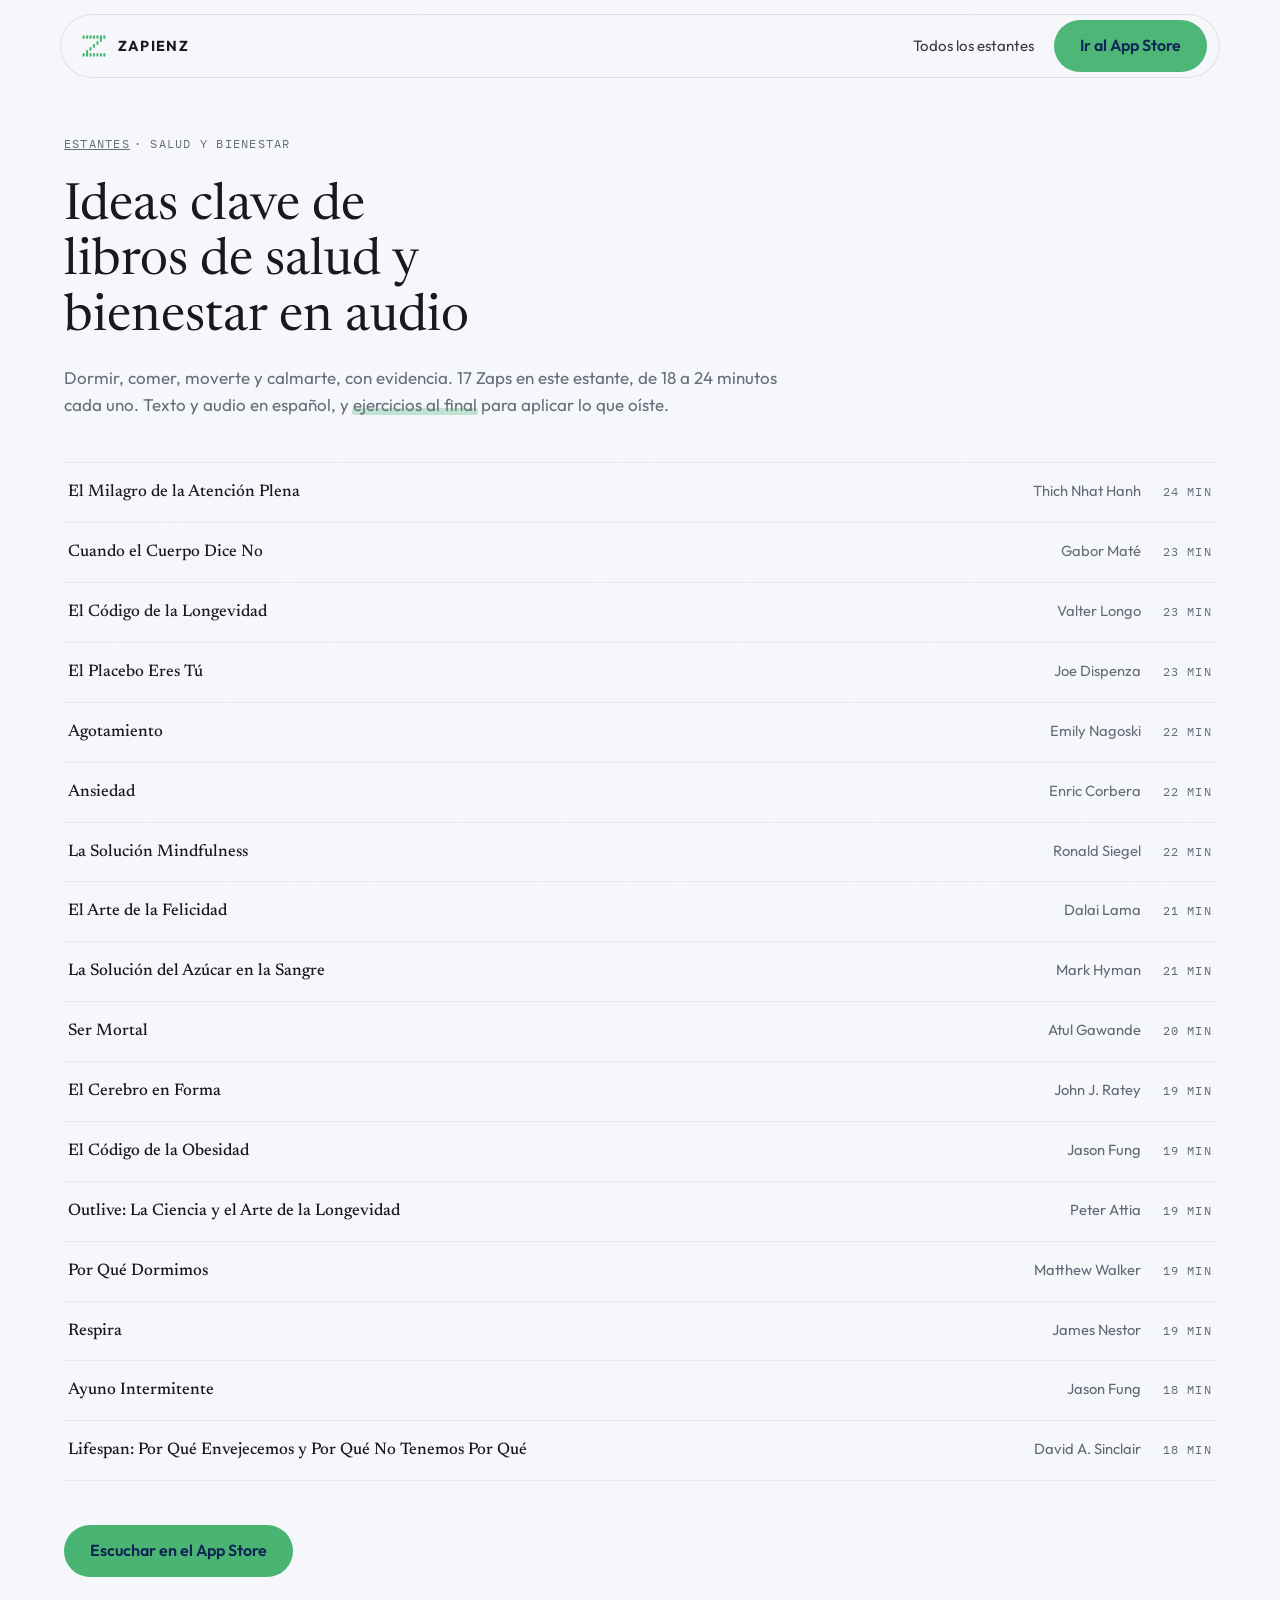
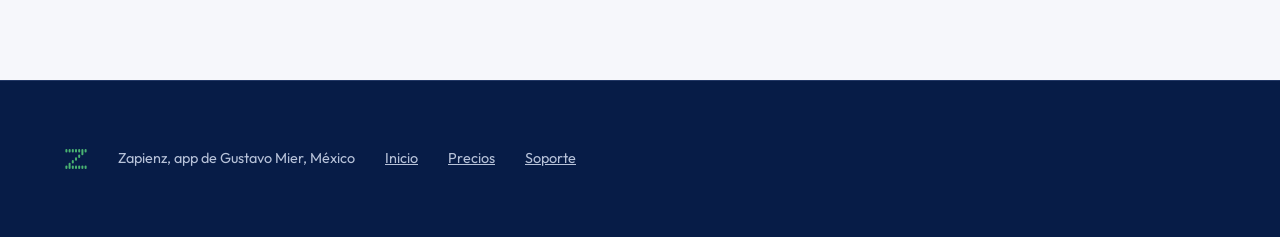
<file: c/salud-y-bienestar/index.html>
<!DOCTYPE html>
<html lang="es-MX" data-tema="papel">
<head>
<meta charset="utf-8">
<meta name="viewport" content="width=device-width, initial-scale=1, viewport-fit=cover">
<title>Libros de Salud y bienestar en audio y en español | Zapienz</title>
<meta name="description" content="Los 17 Zaps de salud y bienestar en Zapienz: las ideas clave de cada libro en audio y en español, de 18 a 24 minutos. Termina con ejercicios.">
<link rel="canonical" href="https://gamalabs26.github.io/zapienz-site/c/salud-y-bienestar/">
<meta name="theme-color" content="#0E2453">
<meta property="og:type" content="website">
<meta property="og:site_name" content="Zapienz">
<meta property="og:locale" content="es_MX">
<meta property="og:title" content="Libros de Salud y bienestar en audio y en español | Zapienz">
<meta property="og:description" content="Los 17 Zaps de salud y bienestar en Zapienz: las ideas clave de cada libro en audio y en español, de 18 a 24 minutos. Termina con ejercicios.">
<meta property="og:url" content="https://gamalabs26.github.io/zapienz-site/c/salud-y-bienestar/">
<meta property="og:image" content="https://gamalabs26.github.io/zapienz-site/assets/og.webp">
<meta property="og:image:width" content="1200">
<meta property="og:image:height" content="630">
<meta name="twitter:card" content="summary_large_image">
<meta name="twitter:title" content="Libros de Salud y bienestar en audio y en español | Zapienz">
<meta name="twitter:description" content="Los 17 Zaps de salud y bienestar en Zapienz: las ideas clave de cada libro en audio y en español, de 18 a 24 minutos. Termina con ejercicios.">
<meta name="twitter:image" content="https://gamalabs26.github.io/zapienz-site/assets/og.webp">
<link rel="icon" href="../../assets/brand/zapienz-mark.svg" type="image/svg+xml">
<link rel="preload" href="../../assets/fuentes/outfit-400-normal-latin.woff2" as="font" type="font/woff2" crossorigin>
<link rel="stylesheet" href="../../assets/css/site.css">
<script type="application/ld+json">
{"@context": "https://schema.org", "@type": "CollectionPage", "name": "Libros de Salud y bienestar en audio y en español | Zapienz", "description": "Los 17 Zaps de salud y bienestar en Zapienz: las ideas clave de cada libro en audio y en español, de 18 a 24 minutos. Termina con ejercicios.", "url": "https://gamalabs26.github.io/zapienz-site/c/salud-y-bienestar/", "inLanguage": "es", "isPartOf": {"@type": "WebSite", "name": "Zapienz", "url": "https://gamalabs26.github.io/zapienz-site/"}, "mainEntity": {"@type": "ItemList", "numberOfItems": 17, "itemListElement": [{"@type": "ListItem", "position": 1, "name": "El Milagro de la Atención Plena"}, {"@type": "ListItem", "position": 2, "name": "Cuando el Cuerpo Dice No"}, {"@type": "ListItem", "position": 3, "name": "El Código de la Longevidad"}, {"@type": "ListItem", "position": 4, "name": "El Placebo Eres Tú"}, {"@type": "ListItem", "position": 5, "name": "Agotamiento"}, {"@type": "ListItem", "position": 6, "name": "Ansiedad"}, {"@type": "ListItem", "position": 7, "name": "La Solución Mindfulness"}, {"@type": "ListItem", "position": 8, "name": "El Arte de la Felicidad"}, {"@type": "ListItem", "position": 9, "name": "La Solución del Azúcar en la Sangre"}, {"@type": "ListItem", "position": 10, "name": "Ser Mortal"}, {"@type": "ListItem", "position": 11, "name": "El Cerebro en Forma"}, {"@type": "ListItem", "position": 12, "name": "El Código de la Obesidad"}, {"@type": "ListItem", "position": 13, "name": "Outlive: La Ciencia y el Arte de la Longevidad"}, {"@type": "ListItem", "position": 14, "name": "Por Qué Dormimos"}, {"@type": "ListItem", "position": 15, "name": "Respira"}, {"@type": "ListItem", "position": 16, "name": "Ayuno Intermitente"}, {"@type": "ListItem", "position": 17, "name": "Lifespan: Por Qué Envejecemos y Por Qué No Tenemos Por Qué"}]}}
</script>
</head>
<body>
<svg class="grano" aria-hidden="true" focusable="false"
     width="100%" height="100%" preserveAspectRatio="none">
  <filter id="granoZap">
    <feTurbulence type="fractalNoise" baseFrequency="0.82" numOctaves="3" stitchTiles="stitch"/>
    <feColorMatrix type="saturate" values="0"/>
  </filter>
  <rect width="100%" height="100%" filter="url(#granoZap)"/>
</svg>
<nav class="nav" data-encogido="no" aria-label="Principal">
  <a class="nav__marca" href="../../" aria-label="Zapienz, inicio">
    <svg class="nav__mark" viewBox="0 0 120 120" width="26" height="26"
         aria-hidden="true" focusable="false" fill="currentColor">
      <rect class="zbar" data-col="0" x="7" y="10" width="10" height="18" rx="5"/>
      <rect class="zbar" data-col="0" x="7" y="92" width="10" height="18" rx="5"/>
      <rect class="zbar" data-col="1" x="23" y="10" width="10" height="18" rx="5"/>
      <rect class="zbar" data-col="1" x="23" y="78.33" width="10" height="31.67" rx="5"/>
      <rect class="zbar" data-col="2" x="39" y="10" width="10" height="18" rx="5"/>
      <rect class="zbar" data-col="2" x="39" y="64.67" width="10" height="18" rx="5"/>
      <rect class="zbar" data-col="2" x="39" y="92" width="10" height="18" rx="5"/>
      <rect class="zbar" data-col="3" x="55" y="10" width="10" height="18" rx="5"/>
      <rect class="zbar" data-col="3" x="55" y="51" width="10" height="18" rx="5"/>
      <rect class="zbar" data-col="3" x="55" y="92" width="10" height="18" rx="5"/>
      <rect class="zbar" data-col="4" x="71" y="10" width="10" height="18" rx="5"/>
      <rect class="zbar" data-col="4" x="71" y="37.33" width="10" height="18" rx="5"/>
      <rect class="zbar" data-col="4" x="71" y="92" width="10" height="18" rx="5"/>
      <rect class="zbar" data-col="5" x="87" y="10" width="10" height="31.67" rx="5"/>
      <rect class="zbar" data-col="5" x="87" y="92" width="10" height="18" rx="5"/>
      <rect class="zbar" data-col="6" x="103" y="10" width="10" height="18" rx="5"/>
      <rect class="zbar" data-col="6" x="103" y="92" width="10" height="18" rx="5"/>
    </svg>
    <svg class="nav__wordmark" viewBox="0 0 420 84" width="96" height="19"
         role="img" aria-label="Zapienz">
      <text x="0" y="62" font-family="Outfit, ui-sans-serif, system-ui, sans-serif"
            font-size="64" font-weight="700" letter-spacing="6"
            fill="currentColor">ZAPIENZ</text>
    </svg>
  </a>
  <div class="nav__enlaces"><a href="../../#catalogo-sec">Todos los estantes</a></div>
  <a class="cta" data-magnetic href="https://apps.apple.com/mx/app/id6762142820">Ir al App Store</a>
</nav>

<main class="seccion" data-superficie="papel" style="padding-top:132px">
  <div class="envoltura">
    <p class="mono migas"><a href="../../#catalogo-sec">Estantes</a> &middot; Salud y bienestar</p>
    <h1 class="serif" style="font-size:clamp(2rem,5vw,3.2rem);line-height:1.08;max-width:16ch;margin-top:14px">
      Ideas clave de libros de salud y bienestar en audio</h1>
    <p class="rev" style="margin-top:18px;color:var(--texto2);max-width:var(--medida)">
      Dormir, comer, moverte y calmarte, con evidencia. 17 Zaps en este estante, de 18 a 24 minutos cada uno. Texto y audio en español, y
      <span class="subrayado">ejercicios al final</span> para aplicar lo que oíste.</p>

    <ol class="lista-zaps">
        <li><span class="lista__t">El Milagro de la Atención Plena</span><span class="lista__a">Thich Nhat Hanh</span><span class="lista__m mono">24 min</span></li>
        <li><span class="lista__t">Cuando el Cuerpo Dice No</span><span class="lista__a">Gabor Maté</span><span class="lista__m mono">23 min</span></li>
        <li><span class="lista__t">El Código de la Longevidad</span><span class="lista__a">Valter Longo</span><span class="lista__m mono">23 min</span></li>
        <li><span class="lista__t">El Placebo Eres Tú</span><span class="lista__a">Joe Dispenza</span><span class="lista__m mono">23 min</span></li>
        <li><span class="lista__t">Agotamiento</span><span class="lista__a">Emily Nagoski</span><span class="lista__m mono">22 min</span></li>
        <li><span class="lista__t">Ansiedad</span><span class="lista__a">Enric Corbera</span><span class="lista__m mono">22 min</span></li>
        <li><span class="lista__t">La Solución Mindfulness</span><span class="lista__a">Ronald Siegel</span><span class="lista__m mono">22 min</span></li>
        <li><span class="lista__t">El Arte de la Felicidad</span><span class="lista__a">Dalai Lama</span><span class="lista__m mono">21 min</span></li>
        <li><span class="lista__t">La Solución del Azúcar en la Sangre</span><span class="lista__a">Mark Hyman</span><span class="lista__m mono">21 min</span></li>
        <li><span class="lista__t">Ser Mortal</span><span class="lista__a">Atul Gawande</span><span class="lista__m mono">20 min</span></li>
        <li><span class="lista__t">El Cerebro en Forma</span><span class="lista__a">John J. Ratey</span><span class="lista__m mono">19 min</span></li>
        <li><span class="lista__t">El Código de la Obesidad</span><span class="lista__a">Jason Fung</span><span class="lista__m mono">19 min</span></li>
        <li><span class="lista__t">Outlive: La Ciencia y el Arte de la Longevidad</span><span class="lista__a">Peter Attia</span><span class="lista__m mono">19 min</span></li>
        <li><span class="lista__t">Por Qué Dormimos</span><span class="lista__a">Matthew Walker</span><span class="lista__m mono">19 min</span></li>
        <li><span class="lista__t">Respira</span><span class="lista__a">James Nestor</span><span class="lista__m mono">19 min</span></li>
        <li><span class="lista__t">Ayuno Intermitente</span><span class="lista__a">Jason Fung</span><span class="lista__m mono">18 min</span></li>
        <li><span class="lista__t">Lifespan: Por Qué Envejecemos y Por Qué No Tenemos Por Qué</span><span class="lista__a">David A. Sinclair</span><span class="lista__m mono">18 min</span></li>
    </ol>

    <p style="margin-top:44px"><a class="cta" data-magnetic href="https://apps.apple.com/mx/app/id6762142820">Escuchar en el App Store</a></p>
  </div>
</main>
<footer class="pie">
  <div class="pie__fila">
    <svg class="pie__mark" viewBox="0 0 120 120" width="24" height="24"
         aria-hidden="true" focusable="false" fill="currentColor">
      <rect class="zbar" data-col="0" x="7" y="10" width="10" height="18" rx="5"/>
      <rect class="zbar" data-col="0" x="7" y="92" width="10" height="18" rx="5"/>
      <rect class="zbar" data-col="1" x="23" y="10" width="10" height="18" rx="5"/>
      <rect class="zbar" data-col="1" x="23" y="78.33" width="10" height="31.67" rx="5"/>
      <rect class="zbar" data-col="2" x="39" y="10" width="10" height="18" rx="5"/>
      <rect class="zbar" data-col="2" x="39" y="64.67" width="10" height="18" rx="5"/>
      <rect class="zbar" data-col="2" x="39" y="92" width="10" height="18" rx="5"/>
      <rect class="zbar" data-col="3" x="55" y="10" width="10" height="18" rx="5"/>
      <rect class="zbar" data-col="3" x="55" y="51" width="10" height="18" rx="5"/>
      <rect class="zbar" data-col="3" x="55" y="92" width="10" height="18" rx="5"/>
      <rect class="zbar" data-col="4" x="71" y="10" width="10" height="18" rx="5"/>
      <rect class="zbar" data-col="4" x="71" y="37.33" width="10" height="18" rx="5"/>
      <rect class="zbar" data-col="4" x="71" y="92" width="10" height="18" rx="5"/>
      <rect class="zbar" data-col="5" x="87" y="10" width="10" height="31.67" rx="5"/>
      <rect class="zbar" data-col="5" x="87" y="92" width="10" height="18" rx="5"/>
      <rect class="zbar" data-col="6" x="103" y="10" width="10" height="18" rx="5"/>
      <rect class="zbar" data-col="6" x="103" y="92" width="10" height="18" rx="5"/>
    </svg>
    <span>Zapienz, app de Gustavo Mier, México</span>
    <a href="../../">Inicio</a>
    <a href="../../#precios">Precios</a>
    <a href="mailto:contactozapienz@gmail.com">Soporte</a>
  </div>
</footer>
<script src="../../assets/js/site.js" defer></script>
</body>
</html>
</file>
<file: assets/css/site.css>
/* ---------- 0b. FUENTES DE LA CASA ---------------------------------------
   Servidas desde el propio dominio, no desde fonts.googleapis.com. Medido: el
   LCP de escritorio era igual al FCP en las cinco corridas, o sea bloqueo de
   render, y ese bloqueo incluia dos apretones de manos con terceros antes de
   pintar una letra. Newsreader, Outfit e IBM Plex Mono son OFL: alojarlas es
   parte de la licencia. Solo los subconjuntos latin y latin-ext.
   ------------------------------------------------------------------------ */
@font-face {
  font-family: 'IBM Plex Mono';
  font-style: normal;
  font-weight: 400;
  font-display: swap;
  src: url(../fuentes/ibmplexmono-400-normal-latin-ext.woff2) format('woff2');
  unicode-range: U+0100-02BA, U+02BD-02C5, U+02C7-02CC, U+02CE-02D7, U+02DD-02FF, U+0304, U+0308, U+0329, U+1D00-1DBF, U+1E00-1E9F, U+1EF2-1EFF, U+2020, U+20A0-20AB, U+20AD-20C0, U+2113, U+2C60-2C7F, U+A720-A7FF;
  }
@font-face {
  font-family: 'IBM Plex Mono';
  font-style: normal;
  font-weight: 400;
  font-display: swap;
  src: url(../fuentes/ibmplexmono-400-normal-latin.woff2) format('woff2');
  unicode-range: U+0000-00FF, U+0131, U+0152-0153, U+02BB-02BC, U+02C6, U+02DA, U+02DC, U+0304, U+0308, U+0329, U+2000-206F, U+20AC, U+2122, U+2191, U+2193, U+2212, U+2215, U+FEFF, U+FFFD;
  }
@font-face {
  font-family: 'IBM Plex Mono';
  font-style: normal;
  font-weight: 500;
  font-display: swap;
  src: url(../fuentes/ibmplexmono-500-normal-latin-ext.woff2) format('woff2');
  unicode-range: U+0100-02BA, U+02BD-02C5, U+02C7-02CC, U+02CE-02D7, U+02DD-02FF, U+0304, U+0308, U+0329, U+1D00-1DBF, U+1E00-1E9F, U+1EF2-1EFF, U+2020, U+20A0-20AB, U+20AD-20C0, U+2113, U+2C60-2C7F, U+A720-A7FF;
  }
@font-face {
  font-family: 'IBM Plex Mono';
  font-style: normal;
  font-weight: 500;
  font-display: swap;
  src: url(../fuentes/ibmplexmono-500-normal-latin.woff2) format('woff2');
  unicode-range: U+0000-00FF, U+0131, U+0152-0153, U+02BB-02BC, U+02C6, U+02DA, U+02DC, U+0304, U+0308, U+0329, U+2000-206F, U+20AC, U+2122, U+2191, U+2193, U+2212, U+2215, U+FEFF, U+FFFD;
  }
@font-face {
  font-family: 'Newsreader';
  font-style: italic;
  font-weight: 400;
  font-display: swap;
  src: url(../fuentes/newsreader-400-italic-latin-ext.woff2) format('woff2');
  unicode-range: U+0100-02BA, U+02BD-02C5, U+02C7-02CC, U+02CE-02D7, U+02DD-02FF, U+0304, U+0308, U+0329, U+1D00-1DBF, U+1E00-1E9F, U+1EF2-1EFF, U+2020, U+20A0-20AB, U+20AD-20C0, U+2113, U+2C60-2C7F, U+A720-A7FF;
  }
@font-face {
  font-family: 'Newsreader';
  font-style: italic;
  font-weight: 400;
  font-display: swap;
  src: url(../fuentes/newsreader-400-italic-latin.woff2) format('woff2');
  unicode-range: U+0000-00FF, U+0131, U+0152-0153, U+02BB-02BC, U+02C6, U+02DA, U+02DC, U+0304, U+0308, U+0329, U+2000-206F, U+20AC, U+2122, U+2191, U+2193, U+2212, U+2215, U+FEFF, U+FFFD;
  }
@font-face {
  font-family: 'Newsreader';
  font-style: normal;
  font-weight: 400;
  font-display: swap;
  src: url(../fuentes/newsreader-400-normal-latin-ext.woff2) format('woff2');
  unicode-range: U+0100-02BA, U+02BD-02C5, U+02C7-02CC, U+02CE-02D7, U+02DD-02FF, U+0304, U+0308, U+0329, U+1D00-1DBF, U+1E00-1E9F, U+1EF2-1EFF, U+2020, U+20A0-20AB, U+20AD-20C0, U+2113, U+2C60-2C7F, U+A720-A7FF;
  }
@font-face {
  font-family: 'Newsreader';
  font-style: normal;
  font-weight: 400;
  font-display: swap;
  src: url(../fuentes/newsreader-400-normal-latin.woff2) format('woff2');
  unicode-range: U+0000-00FF, U+0131, U+0152-0153, U+02BB-02BC, U+02C6, U+02DA, U+02DC, U+0304, U+0308, U+0329, U+2000-206F, U+20AC, U+2122, U+2191, U+2193, U+2212, U+2215, U+FEFF, U+FFFD;
  }
@font-face {
  font-family: 'Newsreader';
  font-style: normal;
  font-weight: 500;
  font-display: swap;
  src: url(../fuentes/newsreader-400-normal-latin-ext.woff2) format('woff2');
  unicode-range: U+0100-02BA, U+02BD-02C5, U+02C7-02CC, U+02CE-02D7, U+02DD-02FF, U+0304, U+0308, U+0329, U+1D00-1DBF, U+1E00-1E9F, U+1EF2-1EFF, U+2020, U+20A0-20AB, U+20AD-20C0, U+2113, U+2C60-2C7F, U+A720-A7FF;
  }
@font-face {
  font-family: 'Newsreader';
  font-style: normal;
  font-weight: 500;
  font-display: swap;
  src: url(../fuentes/newsreader-400-normal-latin.woff2) format('woff2');
  unicode-range: U+0000-00FF, U+0131, U+0152-0153, U+02BB-02BC, U+02C6, U+02DA, U+02DC, U+0304, U+0308, U+0329, U+2000-206F, U+20AC, U+2122, U+2191, U+2193, U+2212, U+2215, U+FEFF, U+FFFD;
  }
@font-face {
  font-family: 'Outfit';
  font-style: normal;
  font-weight: 400;
  font-display: swap;
  src: url(../fuentes/outfit-400-normal-latin-ext.woff2) format('woff2');
  unicode-range: U+0100-02BA, U+02BD-02C5, U+02C7-02CC, U+02CE-02D7, U+02DD-02FF, U+0304, U+0308, U+0329, U+1D00-1DBF, U+1E00-1E9F, U+1EF2-1EFF, U+2020, U+20A0-20AB, U+20AD-20C0, U+2113, U+2C60-2C7F, U+A720-A7FF;
  }
@font-face {
  font-family: 'Outfit';
  font-style: normal;
  font-weight: 400;
  font-display: swap;
  src: url(../fuentes/outfit-400-normal-latin.woff2) format('woff2');
  unicode-range: U+0000-00FF, U+0131, U+0152-0153, U+02BB-02BC, U+02C6, U+02DA, U+02DC, U+0304, U+0308, U+0329, U+2000-206F, U+20AC, U+2122, U+2191, U+2193, U+2212, U+2215, U+FEFF, U+FFFD;
  }
@font-face {
  font-family: 'Outfit';
  font-style: normal;
  font-weight: 500;
  font-display: swap;
  src: url(../fuentes/outfit-400-normal-latin-ext.woff2) format('woff2');
  unicode-range: U+0100-02BA, U+02BD-02C5, U+02C7-02CC, U+02CE-02D7, U+02DD-02FF, U+0304, U+0308, U+0329, U+1D00-1DBF, U+1E00-1E9F, U+1EF2-1EFF, U+2020, U+20A0-20AB, U+20AD-20C0, U+2113, U+2C60-2C7F, U+A720-A7FF;
  }
@font-face {
  font-family: 'Outfit';
  font-style: normal;
  font-weight: 500;
  font-display: swap;
  src: url(../fuentes/outfit-400-normal-latin.woff2) format('woff2');
  unicode-range: U+0000-00FF, U+0131, U+0152-0153, U+02BB-02BC, U+02C6, U+02DA, U+02DC, U+0304, U+0308, U+0329, U+2000-206F, U+20AC, U+2122, U+2191, U+2193, U+2212, U+2215, U+FEFF, U+FFFD;
  }
@font-face {
  font-family: 'Outfit';
  font-style: normal;
  font-weight: 600;
  font-display: swap;
  src: url(../fuentes/outfit-400-normal-latin-ext.woff2) format('woff2');
  unicode-range: U+0100-02BA, U+02BD-02C5, U+02C7-02CC, U+02CE-02D7, U+02DD-02FF, U+0304, U+0308, U+0329, U+1D00-1DBF, U+1E00-1E9F, U+1EF2-1EFF, U+2020, U+20A0-20AB, U+20AD-20C0, U+2113, U+2C60-2C7F, U+A720-A7FF;
  }
@font-face {
  font-family: 'Outfit';
  font-style: normal;
  font-weight: 600;
  font-display: swap;
  src: url(../fuentes/outfit-400-normal-latin.woff2) format('woff2');
  unicode-range: U+0000-00FF, U+0131, U+0152-0153, U+02BB-02BC, U+02C6, U+02DA, U+02DC, U+0304, U+0308, U+0329, U+2000-206F, U+20AC, U+2122, U+2191, U+2193, U+2212, U+2215, U+FEFF, U+FFFD;
  }
@font-face {
  font-family: 'Outfit';
  font-style: normal;
  font-weight: 700;
  font-display: swap;
  src: url(../fuentes/outfit-400-normal-latin-ext.woff2) format('woff2');
  unicode-range: U+0100-02BA, U+02BD-02C5, U+02C7-02CC, U+02CE-02D7, U+02DD-02FF, U+0304, U+0308, U+0329, U+1D00-1DBF, U+1E00-1E9F, U+1EF2-1EFF, U+2020, U+20A0-20AB, U+20AD-20C0, U+2113, U+2C60-2C7F, U+A720-A7FF;
  }
@font-face {
  font-family: 'Outfit';
  font-style: normal;
  font-weight: 700;
  font-display: swap;
  src: url(../fuentes/outfit-400-normal-latin.woff2) format('woff2');
  unicode-range: U+0000-00FF, U+0131, U+0152-0153, U+02BB-02BC, U+02C6, U+02DA, U+02DC, U+0304, U+0308, U+0329, U+2000-206F, U+20AC, U+2122, U+2191, U+2193, U+2212, U+2215, U+FEFF, U+FFFD;
  }

/* =========================================================================
   ZAPIENZ — hoja unica. Concepto «De lomo a onda».
   Los 16 hex de marca salen del BRAND-CONTRACT del PRD, cada uno con fuente
   reabrible (icono de App Store medido con Pillow + lib/theme/colors.dart).
   Prohibido meter aqui un color que no este en ese contrato.
   ========================================================================= */

/* ---------- 1. TOKENS ---------------------------------------------------- */
:root{
  /* --- noche: todo lo que habla de SONIDO --- */
  --noche:        #0E2453;   /* fondo. 71.04% de los pixeles del icono de tienda */
  --noche-alto:   #10276D;   /* degradado superior del hero */
  --noche-hondo:  #071C47;   /* sombras y pie */
  --noche-sup:    #0F1B38;   /* superficie sobre noche */
  --noche-card:   #13244A;   /* tarjeta sobre noche */
  --noche-borde:  #223765;   /* borde sobre noche */
  --noche-texto:  #F8FAFC;   /* 14.4:1 sobre --noche */
  --noche-texto2: #B7C2D9;   /*  8.4:1 sobre --noche */
  --blanco:       #FFFFFF;   /* wordmark */

  /* --- papel: todo lo que habla del LIBRO --- */
  --papel:        #F6F7FB;
  --papel-hondo:  #F3F4F8;
  --papel-linea:  #E8E8F0;
  --tinta:        #18181B;   /* 16.5:1 sobre --papel */
  /* Era #6B7280: medido, 4.40:1 sobre --papel-hondo (#F3F4F8) cuando AA pide 4.5, y
     4.52:1 sobre --papel, al filo. No es un caso suelto -- es el texto secundario de
     TODA la superficie clara: parrafos de tarjeta, cifras de estante, pies de resena y
     las respuestas abiertas del acordeon. Se arregla en el token, no regla por regla.
     #616875 sube a 5.10 y 5.24 sin salirse de la familia de gris azulado. */
  --tinta2:       #616875;

  /* --- accion, en ambas materias --- */
  --verde:        #4AB472;   /* CTA y barras */
  --verde-brillo: #38EB6B;   /* SOLO picos de barra y anillo de foco. Nunca superficie */

  /* --- movimiento: se definen UNA vez y todo el sitio hereda --- */
  --ease-out:    cubic-bezier(.16,.8,.3,1);
  --ease-exit:   cubic-bezier(.4,0,1,1);
  --ease-drawer: cubic-bezier(.22,1,.36,1);
  --dur-ui:      200ms;
  --dur-panel:   320ms;
  --dur-curtain: 520ms;
  --dur-reveal:  520ms;

  /* --- tipografia --- */
  --display: "Newsreader", ui-serif, Georgia, serif;
  --sans:    "Outfit", ui-sans-serif, system-ui, sans-serif;
  --mono:    "IBM Plex Mono", ui-monospace, SFMono-Regular, monospace;

  --medida: 68ch;
  --radio:  16px;
}

/* Superficie por seccion. Cada seccion pinta la suya, asi que nunca hay un
   estado intermedio feo mientras la cortina cruza. */
[data-superficie="noche"]{
  --bg: var(--noche); --bg2: var(--noche-card); --sup: var(--noche-sup);
  --texto: var(--noche-texto); --texto2: var(--noche-texto2);
  --linea: var(--noche-borde);
}
[data-superficie="papel"]{
  --bg: var(--papel); --bg2: var(--papel-hondo); --sup: var(--papel-hondo);
  --texto: var(--tinta); --texto2: var(--tinta2);
  --linea: var(--papel-linea);
}

/* ---------- 2. BASE ------------------------------------------------------ */
*,*::before,*::after{ box-sizing:border-box; }
html{ -webkit-text-size-adjust:100%;
       /* El nav es fijo y de 64 px: sin este margen de aterrizaje, cada enlace del
          menu dejaba su seccion medio tapada por la pildora. Medido: las cinco
          cifras de §4 quedaban cortadas por la mitad. */
       scroll-padding-top:96px; }
/* scroll-behavior NO va en html: animaria tambien Tab, Home/End y Ctrl+F.
   Se acota a los anclajes del nav, mas abajo. */
body{
  margin:0; background:var(--noche); color:var(--noche-texto);
  font-family:var(--sans); font-size:17px; line-height:1.6;
  font-synthesis-weight:none; text-rendering:optimizeLegibility;
  overflow-x:hidden;
}
img,svg,video,canvas{ max-width:100%; display:block; }
img{ height:auto; }
a{ color:inherit; }
h1,h2,h3{ margin:0; text-wrap:balance; }
p{ margin:0; }
ol,ul{ margin:0; padding:0; list-style:none; }
button{ font:inherit; color:inherit; background:none; border:0; cursor:pointer; }

:where(a,button,summary,[tabindex]):focus-visible{
  outline:3px solid var(--verde-brillo); outline-offset:3px; border-radius:6px;
}

.seccion{
  background:var(--bg); color:var(--texto);
  /* Era clamp(72px,10vw,140px): a 1440 daba 140 px arriba y 140 abajo, o sea 280 px
     de nada entre dos secciones. Medido en captura, ese hueco es lo que hace que cada
     bloque se lea como una diapositiva suelta en vez de una pagina que avanza. */
  padding:clamp(62px,8vw,116px) clamp(20px,5vw,64px);
  position:relative; z-index:1;
}
.envoltura{ max-width:1200px; margin-inline:auto; }

/* ---------- 2b. COSTURA ENTRE SUPERFICIES -------------------------------- */
/* El defecto que Gus nombro primero: «cada que bajo se cambia la pagina con un
   efecto que tapa y aparece la nueva seccion». Medido en captura, cada cambio de
   superficie (noche <-> papel) era una LINEA RECTA de 1440 px, sin gradiente, sin
   traslape, sin sombra: el corte de una diapositiva. Se repetia seis veces.
   Ahora la seccion que estrena superficie SUBE sobre la anterior como una hoja:
   esquinas redondeadas, sombra que la despega, y un tirador verde de 48 px que es
   la misma barra de sonido del resto del sitio. Es el idioma de Linear y Arc, y
   no necesita ningun JS ni tapar nada. */
.seccion[data-costura="si"]{
  --costura: clamp(18px,2.6vw,34px);
  border-radius:var(--costura) var(--costura) 0 0;
  margin-top:calc(-1 * var(--costura));
  box-shadow:0 -26px 64px rgba(4,14,38,.30);
}
/* El tirador: 48x3, centrado sobre el borde superior. Marca la juntura sin
   dibujar una linea de 1440 px, que es justo lo que se veia a diapositiva. */
.seccion[data-costura="si"]::before{
  content:""; position:absolute; z-index:3; left:50%; top:calc(var(--costura) / 2 - 1.5px);
  translate:-50% 0; width:48px; height:3px; border-radius:3px;
  background:color-mix(in srgb,var(--verde) 78%,transparent);
  pointer-events:none;
}
/* El hero no lleva costura arriba (no hay nada encima) pero si tiene que dejar
   pasar la hoja siguiente: sin esto su `overflow:clip` recortaria la sombra. */
.hero{ border-bottom-left-radius:0; border-bottom-right-radius:0; }
.mono{ font-family:var(--mono); font-size:.78rem; letter-spacing:.10em;
       text-transform:uppercase; color:var(--texto2); }
.serif{ font-family:var(--display); font-weight:400; }
.sr-only{ position:absolute; width:1px; height:1px; padding:0; margin:-1px;
          overflow:hidden; clip-path:inset(50%); white-space:nowrap; }
/* El salto al contenido existia pero seguia midiendo 1x1 al enfocarlo: quien navega
   con teclado recibia el foco en un enlace invisible. Al enfocarse se hace boton. */
.sr-only:focus{
  position:fixed; top:14px; left:14px; z-index:100;
  width:auto; height:auto; margin:0; padding:12px 20px; min-height:44px;
  display:inline-flex; align-items:center; overflow:visible; clip-path:none;
  background:var(--verde); color:var(--noche); border-radius:999px; font-weight:600;
}

/* ---------- 3. GRANO (mecanica: grain) ----------------------------------- */
/* El SVG feTurbulence vive inline en el HTML; aqui solo se tiende encima. */
.grano{
  position:fixed; inset:0; z-index:60; pointer-events:none;
  opacity:.16; mix-blend-mode:overlay;
}

/* ---------- 4. NAV — pill (mecanica: liquid-glass) ----------------------- */
.nav{
  position:fixed; z-index:50; top:14px; left:50%; translate:-50% 0;
  width:min(1160px,calc(100% - 28px));
  display:flex; align-items:center; gap:20px;
  padding:12px 12px 12px 20px; height:64px;
  border-radius:999px; border:1px solid rgba(255,255,255,.14);
  background:rgba(14,36,83,.55);
  backdrop-filter:blur(18px) saturate(150%);
  -webkit-backdrop-filter:blur(18px) saturate(150%);
  /* `height` es layout: animarla recalcula y repinta en cada cruce del umbral de 80 px,
     o sea constantemente mientras alguien hace scroll. El estado «encogido» ya se lee
     por el cambio de fondo; los 12 px de alto no los extrana nadie. */
  transition:             background var(--dur-panel) var(--ease-out),
             translate var(--dur-panel) var(--ease-out),
             opacity var(--dur-panel) var(--ease-out);
}
.nav[data-encogido="si"]{ background:rgba(7,28,71,.72); }
/* Se va hacia arriba, no se desvanece: un nav que se apaga en su sitio deja un
   hueco raro sobre el contenido. `translate` y opacidad, nada de layout. */
.nav[data-oculto="si"]{ translate:-50% -140%; opacity:0; pointer-events:none; }
[data-tema="papel"] .nav{
  background:rgba(246,247,251,.62); border-color:rgba(24,24,27,.10); color:var(--tinta);
}
.nav__marca{ display:flex; align-items:center; gap:10px; margin-right:auto;
             color:var(--verde); text-decoration:none; }
/* Ojo: `.nav__marca svg` tambien alcanzaba al imagotipo (que ahora va inline y
   tambien es un <svg>) y lo aplastaba a 26px. Cada pieza lleva su clase. */
.nav__mark{ width:26px; height:26px; flex:none; }
.nav__wordmark{ width:96px; height:19px; flex:none; color:var(--blanco); }
[data-tema="papel"] .nav__wordmark{ color:var(--tinta); }
.nav__enlaces{ display:flex; gap:22px; font-size:.94rem; }
.nav__enlaces a{ text-decoration:none; opacity:.86; transition:opacity var(--dur-ui) var(--ease-out); }
/* Los anclajes SI se animan; la navegacion por teclado no. */
.nav__enlaces a{ scroll-behavior:smooth; }

/* ---------- 5. CTA (mecanica: magnetic) ---------------------------------- */
/* El CTA principal va SOLIDO: nunca liquid-glass, nunca shiny-sweep. */
.cta{
  display:inline-flex; align-items:center; justify-content:center; gap:10px;
  min-height:52px; padding:0 26px; border-radius:999px;
  background:var(--verde); color:var(--noche);   /* 5.8:1. Blanco daria 2.6:1 y REPRUEBA */
  font-weight:600; font-size:1rem; text-decoration:none;
  /* `transform` SALE de la transicion base. Con ella puesta, cada pointermove lanzaba
     una transicion de 200 ms hacia el nuevo destino, asi que el boton nunca seguia al
     cursor: lo perseguia con 200 ms de retraso. Se sentia pegajoso, no magnetico, y son
     los 7 CTA del sitio. Ahora el seguimiento es instantaneo y la transicion solo
     aparece al soltar, que es cuando de verdad hay que regresar a su sitio. */
  transition:box-shadow var(--dur-ui) var(--ease-out);
  will-change:transform;
}
.cta[data-imantando="no"]{ transition:transform var(--dur-ui) var(--ease-out),
                            box-shadow var(--dur-ui) var(--ease-out); }
.cta:active{ transform:scale(.97); }
/* El borde era `--linea` (#E8E8F0 sobre papel #F6F7FB): 1.08:1, o sea invisible.
   El boton se leia como texto suelto flotando debajo de las resenas, y por eso
   chocaba con el CTA verde en vez de acompanarlo. Ahora el borde es tinta al 34%
   y al pasar el cursor se llena, que es como se comporta un secundario de verdad. */
.cta--fantasma{
  background:transparent; color:var(--texto); font-weight:500;
  border:1px solid color-mix(in srgb,var(--texto) 34%,transparent);
  transition:transform var(--dur-ui) var(--ease-out),
             background var(--dur-ui) var(--ease-out),
             border-color var(--dur-ui) var(--ease-out);
}
.cta--fantasma:hover{
  background:color-mix(in srgb,var(--texto) 6%,transparent);
  border-color:var(--verde);
}
.cta--ancho{ width:100%; }
.cta-appstore{ display:inline-block; }
.cta-appstore img{ height:54px; width:auto; }

/* ---------- 6. HERO ------------------------------------------------------ */
.hero{
  min-height:100svh; display:grid; align-content:center;
  padding-top:120px; overflow:clip;
  background:linear-gradient(180deg,var(--noche-alto) 0%,var(--noche) 46%,var(--noche-hondo) 100%);
}
/* El clip en reposo. Vive DEBAJO del canvas del scrub: mientras el hero no se ha
   movido se ve el video; en cuanto el scroll entra, el canvas se revela encima y el
   video se pausa (ver `data-scrub` en site.js). Asi el brief -- video que autoarranca
   en bucle -- y el PRD -- el scroll manda los cuadros -- conviven sin pelearse por
   el mismo pixel. */
.hero__video{
  position:absolute; inset:0; z-index:0; width:100%; height:100%;
  object-fit:cover; display:block;
  opacity:0; transition:opacity .55s var(--ease-out);
}
.hero__video[data-listo="si"]{ opacity:1; }
.hero[data-scrub="si"] .hero__video{ opacity:0; }
.hero__lienzo{ position:absolute; inset:0; z-index:0; }
/* Un canvas con {alpha:false} y sin nada dibujado pinta NEGRO OPACO, y tapaba el
   degradado de marca del hero: el sitio abria en negro, que es justo lo prohibido.
   Se revela solo cuando el motor ya pinto su primer cuadro. */
.hero__lienzo canvas{ width:100%; height:100%; object-fit:cover;
                      opacity:0; transition:opacity var(--dur-reveal) var(--ease-out); }
/* El canvas solo se descubre cuando el scroll ya esta scrubbeando: si se revelara
   con el primer cuadro pintado, taparia el video en reposo. */
.hero[data-scrub="si"] .hero__lienzo[data-pintado="si"] canvas{ opacity:1; }
/* Sin JS -- o con el motor de cuadros caido -- el canvas nunca se descubre y manda
   el video con su poster. */
/* El preloader NUNCA es negro plano: es el poster del hero atenuado. */
.hero__poster{
  position:absolute; inset:0; z-index:0;
  /* La ruta va AQUI y no en un style inline del HTML: un url() dentro de una custom
     property se resuelve contra la hoja donde se sustituye, y desde el HTML acababa
     pidiendo assets/css/assets/hero-poster.webp. Medido en el servidor local. */
  background:linear-gradient(rgba(16,39,109,.30),rgba(7,28,71,.62)),
             url('../hero-poster.webp') center/cover no-repeat;
}
/* En vertical el poster 16:9 se recortaria a los lados y perderia los anaqueles de
   arriba; el clip movil tiene su propio cuadro inicial, y este es. */
@media (max-width:767px){
  .hero__poster{
    background:linear-gradient(rgba(16,39,109,.30),rgba(7,28,71,.62)),
               url('../hero-poster-916.webp') center/cover no-repeat;
  }
}
/* El velo del hero. Su trabajo es sostener el contraste AA del titular SIN apagar
   el clip: por eso pesa en la columna izquierda, donde vive el texto, y se abre
   casi del todo a la derecha, que es donde el video dibuja la Z. La version
   anterior estaba calibrada para tapar portadas y dejaba el clip como una bruma
   azul lavada (medido en captura: el trazo verde perdia casi todo el color). */
.hero__velo{
  position:absolute; inset:0; z-index:1; pointer-events:none;
  background:
    linear-gradient(90deg, rgba(14,36,83,.95) 0 18%, rgba(14,36,83,.86) 40%,
                    rgba(14,36,83,.62) 58%, rgba(14,36,83,.18) 80%,
                    rgba(14,36,83,.30) 100%),
    linear-gradient(180deg, rgba(16,39,109,.78) 0 8%, rgba(14,36,83,.12) 34%,
                    rgba(7,28,71,.46) 84%, rgba(7,28,71,.92) 100%);
}

/* En vertical el texto ocupa TODO el ancho, asi que el velo no se puede abrir a la
   derecha como en escritorio: ahi es justo donde el clip mete barras verdes claras
   detras de la bajada. Medido por pixel de glifo sobre el video congelado: 1.45:1 en
   el cuadro de t=6.5 s, con 327 pixeles de letra por debajo de AA. La banda del texto
   se cierra; arriba el velo sigue abierto, que es donde estan los anaqueles. */
@media (max-width:767px){
  .hero__velo{
    background:
      linear-gradient(180deg, rgba(16,39,109,.62) 0 6%, rgba(14,36,83,.26) 15%,
                      rgba(7,28,71,.81) 27%, rgba(7,28,71,.83) 84%,
                      rgba(7,28,71,.94) 100%);
  }
}

/* ---------- 5b. EL MURO DE PORTADAS (parallax-layers) -------------------- */
/* Las 28 ilustraciones REALES del catalogo, en tres profundidades que derivan a
   distinta velocidad. Empezo en el hero, donde tapaba el clip de la libreria; su
   sitio es la seccion de precios: mientras se lee «1 credito = 1 Zap para
   siempre», detras pasa despacio el catalogo que se esta comprando. */
.seccion--muro{ position:relative; overflow:clip; }
.muro{
  position:absolute; inset:-8% -4%; z-index:0; pointer-events:none; overflow:clip;
  /* La inclinacion va en el ENVOLTORIO, nunca en `.muro__capa`: ahi el JS del
     parallax escribe su propio `transform` cada cuadro y borraria el giro. */
  transform:rotate(-4deg) scale(1.1);
  -webkit-mask-image:linear-gradient(180deg,transparent 0,#000 22% 74%,transparent 100%);
          mask-image:linear-gradient(180deg,transparent 0,#000 22% 74%,transparent 100%);
}
.muro__capa{ position:absolute; inset:0; will-change:transform; }
.muro__fila{
  position:absolute; left:0; display:flex; gap:22px; width:max-content;
  will-change:transform; animation:deriva var(--deriva) linear infinite;
}
/* Dos direcciones opuestas: con todas las filas hacia el mismo lado el muro se lee
   como una sola imagen que se mueve, y no como capas a distinta distancia. */
@keyframes deriva{ from{ transform:translate3d(0,0,0); }
                     to{ transform:translate3d(-50%,0,0); } }
@keyframes deriva-inv{ from{ transform:translate3d(-50%,0,0); }
                         to{ transform:translate3d(0,0,0); } }
.muro__fila img{ width:auto; border-radius:7px; display:block;
                 box-shadow:0 18px 40px rgba(4,14,38,.55); }

/* Cada profundidad: mas lejos = mas chica, mas apagada y mas lenta. */
.muro__fila--a{ top:-2%; --deriva:132s; }
.muro__fila--b{ top:30%; --deriva:104s; animation-name:deriva-inv; }
.muro__fila--c{ top:62%; --deriva:88s; }
/* Se subio el brillo de las tres profundidades: con el velo ya abierto en los
   margenes, a .6 de brillo las portadas seguian leyendose como siluetas grises. */
/* El desenfoque es lo que de verdad arregla el defecto que el verificador siguio
   encontrando: subir el velo al 96.5% todavia dejaba leer «REDEFINE», «IMPOSIBLE»
   y «MINIMALISMO» entre las dos tarjetas de precio, porque esas portadas llevan
   texto blanco sobre fondo oscuro y sobreviven a casi cualquier alfa. Fuera de
   foco, la ilustracion se sigue reconociendo -- forma y color, que es lo que
   tiene que aportar un fondo -- y la palabra deja de existir. Mas lejos, mas
   desenfoque, que ademas es como se comporta la profundidad de campo. */
.muro__fila--a img{ height:clamp(96px,12vw,150px);
                    filter:saturate(.62) brightness(.74) blur(4.5px); }
.muro__fila--b img{ height:clamp(120px,15vw,196px);
                    filter:saturate(.78) brightness(.86) blur(3.4px); }
.muro__fila--c img{ height:clamp(140px,18vw,240px);
                    filter:saturate(.92) brightness(.98) blur(2.6px); }
/* Aqui el velo tapa MUCHO mas que en el hero: debajo hay dos tarjetas de precio con
   listas, y un precio que se lee mal es un precio que no se paga. */
/* El velo estaba AL REVES: el gradiente horizontal iba de .5 en los bordes a .12
   en el centro, o sea abria justo donde vive el texto y cerraba donde no hay nada.
   Sumado al 180deg al .86-.9, las 28 portadas quedaban como manchas fantasma con
   palabras sueltas asomando -- medido en captura: se leian «REDEFINE», «IMPOSIBLE»,
   «MINIMALISMO» flotando sin contexto, que es peor que no poner nada. Invertido:
   la banda central protege las dos tarjetas de precio, y en los margenes el muro
   se ve como lo que es, portadas del catalogo. */
.muro__velo{
  position:absolute; inset:0; z-index:1; pointer-events:none;
  background:
    linear-gradient(180deg, var(--noche) 0 4%, rgba(14,36,83,.52) 18%,
                    rgba(14,36,83,.52) 82%, var(--noche) 100%),
    linear-gradient(90deg, rgba(14,36,83,.06) 0, rgba(14,36,83,.965) 24%,
                    rgba(14,36,83,.965) 76%, rgba(14,36,83,.06) 100%);
}
.seccion--muro > .envoltura{ position:relative; z-index:2; }

.hero__contenido{ position:relative; z-index:2; max-width:1200px;
                  margin-inline:auto; width:100%; }
.hero h1{
  font-family:var(--sans); font-weight:600; letter-spacing:-.025em; line-height:1.04;
  font-size:clamp(2.5rem,7vw,5.2rem); margin:18px 0 20px; max-width:16ch;
}
.hero__sub{ font-family:var(--display); font-size:clamp(1.05rem,2vw,1.3rem);
            color:var(--noche-texto2); max-width:52ch; margin-bottom:30px; }
.hero__acciones{ display:flex; flex-wrap:wrap; gap:14px; align-items:center; }
/* La linea de precio corria los 1200 px de la columna: a 12.48 px son ~150
   caracteres de un tiron, y el final caia en la zona donde el velo se abre para
   dejar ver el clip. Medido por pixel de glifo: 3.31:1 en el cuadro de t=4 s. Con
   la medida acotada rompe en dos lineas y se queda dentro de la banda protegida,
   que ademas es como se lee una linea de 12 px. */
.hero__precio{ margin-top:22px; max-width:58ch; }

/* ---------- 6b. MUESTRA DE AUDIO (AnalyserNode) --------------------------
   El CTA secundario del hero suena. En un producto de audio la muestra ES la
   demo, asi que la onda que dibuja el canvas es el espectro REAL del archivo
   que se esta oyendo -- el mismo gesto grafico que el estante de §5, pero aqui
   movido por sonido y no por el puntero. Va numerada 6b y no 24 para quedarse
   pegada al hero, que es donde vive. */
.cta--audio{ cursor:pointer; font:inherit; font-weight:500; }
/* El icono se dibuja con bordes, sin SVG ni fuente de iconos: son 14 px y dos
   estados. Triangulo en reposo, dos barras sonando. */
.cta--audio__icono{ position:relative; width:12px; height:14px; flex:none; }
.cta--audio__icono::before,
.cta--audio__icono::after{ content:''; position:absolute; top:0;
                           transition:opacity var(--dur-ui) var(--ease-out); }
.cta--audio__icono::before{
  left:1px; width:0; height:0;
  border-left:11px solid currentColor;
  border-top:7px solid transparent; border-bottom:7px solid transparent;
}
.cta--audio__icono::after{ opacity:0; }
[data-sonando="si"] .cta--audio__icono::before{
  left:0; width:4px; height:14px; border:0; background:currentColor;
}
[data-sonando="si"] .cta--audio__icono::after{
  right:0; width:4px; height:14px; background:currentColor; opacity:1;
}

.muestra{
  margin-top:20px; max-width:440px;
  border:1px solid var(--noche-borde); border-radius:14px;
  padding:13px 16px 14px; background:rgba(19,36,74,.55);
  -webkit-backdrop-filter:blur(10px); backdrop-filter:blur(10px);
  opacity:0; transform:translate3d(0,-8px,0);
  transition:opacity var(--dur-panel) var(--ease-out),
             transform var(--dur-panel) var(--ease-drawer);
}
.muestra.abierta{ opacity:1; transform:none; }
.muestra__fila{ display:flex; align-items:center; gap:14px; }
/* `display:block` y alto fijo: un canvas es inline por defecto y arrastra el
   espacio de la linea base, que dejaba 4 px de aire bajo la onda. */
.muestra__onda{ flex:1 1 auto; width:100%; height:40px; display:block; }
.muestra__t{ flex:none; font-size:.78rem; color:var(--noche-texto2);
             font-variant-numeric:tabular-nums; }
.muestra__pie{ margin-top:10px; font-size:.8rem; line-height:1.45;
               color:var(--noche-texto2); }

/* ---------- 7. blur-in-word ---------------------------------------------- */
.palabra{ display:inline-block; filter:blur(10px); opacity:0;
          transform:translate3d(0,.34em,0);
          transition:filter var(--dur-reveal) var(--ease-out),
                     opacity  var(--dur-reveal) var(--ease-out),
                     transform var(--dur-reveal) var(--ease-out); }
.palabra.visible{ filter:blur(0); opacity:1; transform:none; }

/* ---------- 8. REVEALS (piso gratis) ------------------------------------- */
.rev{ opacity:0; transform:translate3d(0,22px,0);
      transition:opacity var(--dur-reveal) var(--ease-out),
                 transform var(--dur-reveal) var(--ease-out); }
.rev.visible{ opacity:1; transform:none; }

/* ---------- 9. highlighter-sweep ----------------------------------------- */
.subrayado{ position:relative; white-space:nowrap; }
.subrayado::after{
  content:""; position:absolute; left:-.08em; right:-.08em; bottom:.02em; height:.42em;
  background:var(--verde); opacity:.32; z-index:-1; border-radius:2px;
  transform:scaleX(0); transform-origin:left center;
  transition:transform 560ms var(--ease-drawer);
}
.subrayado.visible::after{ transform:scaleX(1); }

/* ---------- 10. TARJETAS ------------------------------------------------- */
.rejilla-3{ display:grid; gap:18px; grid-template-columns:repeat(auto-fit,minmax(260px,1fr));
            margin-top:44px; }
/* La tarjeta deja de ser un rectangulo gris: cifra real arriba, filete verde a la
   izquierda que crece al apuntarla, y la del medio montada un poco mas arriba para
   que las tres no lean como tres columnas iguales de una diapositiva. */
.tarjeta{ position:relative; overflow:hidden;
          background:var(--sup); border:1px solid var(--linea);
          border-radius:var(--radio); padding:26px 26px 26px 30px;
          transition:transform var(--dur-panel) var(--ease-out),
                     border-color var(--dur-panel) var(--ease-out); }
.tarjeta::before{ content:""; position:absolute; left:0; top:0; bottom:0; width:3px;
                  background:var(--verde); transform:scaleY(.22);
                  transform-origin:0 0;
                  transition:transform var(--dur-panel) var(--ease-drawer); }
.tarjeta__n{ display:block; font-family:var(--sans); font-weight:600;
             font-size:3.1rem; line-height:1; letter-spacing:-.04em;
             color:var(--verde); margin-bottom:12px; }
.tarjeta h3{ font-family:var(--sans); font-weight:600; font-size:1.12rem; margin-bottom:8px; }
.tarjeta p{ color:var(--texto2); font-size:.96rem; }
.rejilla-3 > .tarjeta:nth-child(2){ transform:translate3d(0,-22px,0); }

/* ---------- 11. SAGA (pinned-saga) --------------------------------------- */
.saga{ position:relative; }
/* El riel reserva el recorrido del pin. Vive aqui y no en el HTML porque
   con movimiento reducido hay que apagarlo: un pin estatico con el riel
   puesto deja dos pantallas y media de papel en blanco. */
.saga__riel{ height:240vh; }
/* El pin lo pone el JS (site.js), no esta hoja: sin JS la saga tiene que quedar
   como una lista apilada y legible, que es el fallback que promete el PRD. */
.saga__pin{ position:relative; top:0; min-height:100svh; display:grid;
            align-content:center; overflow:clip;
            padding-block:clamp(48px,8vh,96px); }
/* El halo. La seccion vive sobre papel casi blanco y la queja medida fue que el
   45% del alto se leia como hueco: este resplandor verde detras del telefono le
   da centro de gravedad a la composicion y ata la seccion al color de marca. */
.saga__aura{
  position:absolute; z-index:0; left:-8%; top:50%; translate:0 -50%;
  width:min(780px,64vw); aspect-ratio:1; border-radius:50%; pointer-events:none;
  background:radial-gradient(circle,
    color-mix(in srgb,var(--verde) 52%,transparent) 0,
    color-mix(in srgb,var(--verde) 20%,transparent) 38%,
    color-mix(in srgb,var(--verde) 6%,transparent) 60%,
    transparent 76%);
  filter:blur(10px);
}
.saga__rejilla{ position:relative; z-index:1; display:grid;
                grid-template-columns:minmax(0,330px) minmax(0,1fr);
                gap:clamp(28px,5.5vw,80px); align-items:center; }
.saga__h{ font-family:var(--display); font-weight:500; line-height:1.12;
          font-size:clamp(1.8rem,4.2vw,2.9rem); letter-spacing:-.018em;
          margin:10px 0 26px; }
.saga__caja{ position:relative; }
.saga__pie{ margin-top:24px; font-style:italic; font-size:1.15rem;
            color:var(--texto2); }

/* --- El telefono: la pantalla real de la app, reconstruida en HTML --- */
.fono{ perspective:1500px; justify-self:center; width:100%; max-width:330px; }
.fono__pantalla{
  position:relative; width:100%; aspect-ratio:330/672; overflow:hidden;
  border-radius:42px; border:10px solid #0B1024; background:#060E24;
  padding:16px 15px 0; display:flex; flex-direction:column; gap:13px;
  color:var(--noche-texto); font-size:13px; line-height:1.35;
  box-shadow:0 42px 80px rgba(7,28,71,.38), 0 8px 20px rgba(7,28,71,.24),
             inset 0 0 0 1px rgba(255,255,255,.07);
}
/* La barra de la app: flecha de regreso y marcador, los dos iconos que salen en
   la captura. Van en CSS puro para no cargar un SVG por un triangulo. */
.fono__barra{ display:flex; justify-content:space-between; align-items:center;
              height:30px; flex:none; }
.fono__icono{ width:30px; height:30px; border-radius:50%;
              background:rgba(255,255,255,.07); position:relative; }
.fono__icono--atras::before{
  content:""; position:absolute; left:12px; top:50%;
  width:8px; height:8px; border-left:2px solid var(--noche-texto2);
  border-bottom:2px solid var(--noche-texto2); rotate:45deg; translate:0 -50%;
}
.fono__icono--marca{ background:color-mix(in srgb,var(--verde) 22%,transparent); }
.fono__icono--marca::before{
  content:""; position:absolute; inset:9px 11px; background:var(--verde-brillo);
  clip-path:polygon(0 0,100% 0,100% 100%,50% 72%,0 100%);
}
.fono__ficha{ display:grid; grid-template-columns:74px minmax(0,1fr); gap:12px;
              align-items:start; flex:none; }
/* La cubierta va en TIPOGRAFIA: ninguna de las 28 ilustraciones propias es de
   este libro y aparear una seria inventar la asociacion (PRD, seccion 10.4). */
.fono__tapa{
  aspect-ratio:3/4; border-radius:10px; display:grid; align-content:center;
  padding:8px; font-family:var(--display); font-size:12px; line-height:1.15;
  color:var(--noche-texto); text-align:left;
  background:linear-gradient(155deg,var(--noche-alto),var(--noche-hondo));
  box-shadow:inset 0 0 0 1px rgba(255,255,255,.09);
}
.fono__tapa b{ font-size:17px; font-weight:600; display:block; }
.fono__chip{ display:inline-block; padding:4px 9px; border-radius:999px;
             background:rgba(255,255,255,.08); color:var(--noche-texto2);
             font-size:10.5px; letter-spacing:.01em; }
.fono__libro{ font-family:var(--display); font-size:17px; line-height:1.15;
              margin:7px 0 2px; }
.fono__autor{ color:var(--noche-texto2); font-size:11.5px; }
.fono__chips{ display:flex; gap:6px; margin-top:8px; }
.fono__cta{ flex:none; border-radius:12px; padding:11px; text-align:center;
            background:var(--verde); color:#06210F; font-weight:600;
            font-size:13px; box-shadow:0 10px 26px rgba(74,180,114,.35); }
.fono__seccion{ flex:1 1 auto; min-height:0; border-radius:14px; padding:12px;
                background:rgba(255,255,255,.05);
                box-shadow:inset 0 0 0 1px rgba(255,255,255,.07);
                display:flex; flex-direction:column; gap:9px; }
.fono__vivo{ align-self:start; padding:3px 9px; border-radius:999px;
             font-family:var(--mono); font-size:9.5px; letter-spacing:.08em;
             text-transform:uppercase; color:var(--verde-brillo);
             background:color-mix(in srgb,var(--verde) 18%,transparent); }
.fono__titulo{ font-family:var(--display); font-size:16px; line-height:1.22; }
.fono__onda{ width:100%; flex:1 1 auto; min-height:54px; }
.fono__player{ flex:none; display:grid; grid-template-columns:34px minmax(0,1fr) 34px;
               gap:10px; align-items:center; padding:10px 0 9px;
               border-top:1px solid rgba(255,255,255,.09); }
.fono__mini{ width:34px; height:34px; border-radius:7px;
             background:linear-gradient(155deg,var(--noche-alto),var(--noche-hondo));
             box-shadow:inset 0 0 0 1px rgba(255,255,255,.09); }
.fono__minilibro{ font-size:11.5px; white-space:nowrap; overflow:hidden;
                  text-overflow:ellipsis; }
.fono__minipaso{ font-family:var(--mono); font-size:10px; color:var(--noche-texto2);
                 margin-top:2px; }
.fono__play{ width:34px; height:34px; border-radius:50%; background:var(--verde);
             position:relative; }
.fono__play::before{ content:""; position:absolute; left:11px; top:50%;
                     translate:0 -50%; width:0; height:0;
                     border-left:11px solid #06210F;
                     border-top:7px solid transparent;
                     border-bottom:7px solid transparent; }
.fono__barrita{ flex:none; height:3px; border-radius:2px; margin-bottom:10px;
                background:rgba(255,255,255,.12); overflow:hidden; }
/* Era `width:8%` animado con transicion. El JS de la saga reescribe este valor en CADA
   cuadro del scroll -- hasta 60 veces por segundo -- y `width` es layout: recalcula,
   repinta y compone cada vez, encima reprogramando una transicion de 320 ms que nunca
   alcanza a terminar. Y pasa dentro de la mecanica protagonista de la §3. Con scaleX
   el mismo movimiento se queda en la capa de composicion. Sin transicion: el valor ya
   viene continuo desde el scroll, una encima solo agregaria retraso. */
.fono__barrita i{ display:block; height:100%; width:100%; border-radius:2px;
                  background:var(--verde-brillo);
                  transform-origin:0 50%; transform:scaleX(.08); }

/* --- La lista de las seis secciones --- */
/* El foco NO se marca apagando el texto inactivo. Lo hacia con `opacity:.28`, que
   sobre papel dejaba los items 1-5 en ~1.9:1 de contraste: ilegibles, y por debajo
   del AA que exige el PRD. Ahora el inactivo se queda en --texto2 (4.6:1 medido
   sobre --papel) y lo que cambia es el color, la posicion y el numero. */
.saga__lista li{ padding:15px 0 15px 52px; position:relative;
                 border-bottom:1px solid var(--linea); color:var(--texto2);
                 font-family:var(--display);
                 font-size:clamp(1.05rem,2.1vw,1.45rem); line-height:1.25;
                 transition:color var(--dur-panel) var(--ease-out),
                            transform var(--dur-panel) var(--ease-out); }
.saga__lista li[data-activo="si"]{ color:var(--texto); transform:translate3d(8px,0,0); }
.saga__lista li::before{
  content:attr(data-n); position:absolute; left:0; top:50%; translate:0 -50%;
  width:34px; height:34px; border-radius:50%; display:grid; place-items:center;
  font-family:var(--mono); font-size:.74rem;
  border:1px solid var(--linea); color:var(--texto2); background:var(--bg);
  transition:background var(--dur-panel) var(--ease-out),
             color var(--dur-panel) var(--ease-out),
             box-shadow var(--dur-panel) var(--ease-out);
}
.saga__lista li[data-activo="si"]::before{
  background:var(--verde); border-color:var(--verde); color:#06210F;
  box-shadow:0 0 0 6px color-mix(in srgb,var(--verde) 18%,transparent);
}
/* El haz pasa por el CENTRO de los numeros: 34 px de ancho, menos su mitad.
   Debajo va un riel fijo: sin el, el tramo luminoso se leia como una rayita verde
   suelta entre dos items en vez de como algo que recorre la lista. */
.saga__caja::before{ content:""; position:absolute; left:16px; top:18px; bottom:18px;
                     width:2px; background:var(--linea); border-radius:2px; }
.saga__haz{ position:absolute; left:16px; top:0; width:2px; height:100%; z-index:1; }
.saga__lista{ position:relative; z-index:2; }

/* ---------- 12. spotlight-reveal (CSS-first) ----------------------------- */
/* Las tres huellas viven AQUI, en la misma declaracion: la mascara, el
   radial-gradient y la variable de puntero. El JS solo mueve --mx / --my. */
.linterna{ position:relative; border-radius:var(--radio); overflow:hidden;
           touch-action:none; cursor:none; }
.linterna__capa{ position:absolute; inset:0; }
/* La onda va ENCIMA y enmascarada: dentro del haz se ve el audio, fuera se lee
   la cita. Es el gesto de la linterna, no una capa de fondo. */
.linterna__onda{
  z-index:2;
  /* En reposo el haz descansa ABAJO A LA DERECHA, junto a la pista «desliza el
     dedo», no en el centro. Con el centro por defecto la onda se tendia encima de
     la cita y borraba palabras enteras: medido en captura, «de dominar un oficio»
     y «construir lealtad» quedaban tapadas antes de que nadie moviera el cursor. */
  -webkit-mask-image:radial-gradient(circle var(--r,130px) at var(--mx,87%) var(--my,78%),
                     #000 58%, rgba(0,0,0,.35) 78%, transparent 100%);
          mask-image:radial-gradient(circle var(--r,130px) at var(--mx,87%) var(--my,78%),
                     #000 58%, rgba(0,0,0,.35) 78%, transparent 100%);
}
/* La CITA va en flujo y es la que le da altura a la caja; la onda se tiende encima
   con la mascara. Con las dos capas en absolute la linterna colapsaba a una linea
   de 1 px y la mecanica protagonista de esta seccion no se veia. Medido en local. */
.linterna__texto{ position:relative; inset:auto; z-index:1;
                  padding:clamp(28px,5vw,56px); font-family:var(--display);
                  font-size:clamp(1.05rem,2.1vw,1.45rem); line-height:1.5;
                  color:var(--noche-texto2);
                  min-height:min(46vh,360px); display:grid; align-content:center; }
.linterna__pista{ position:absolute; right:16px; bottom:14px; z-index:3;
                  pointer-events:none; }
/* En telefono la tarjeta mide ~350x360 y la cita la llena entera: un haz de 130 px
   en reposo se comia el ultimo renglon («conservarlo cuando ya lo tienes»). Medido
   en captura de 390x844. Mas chico y mas metido en la esquina de la pista. */
@media (max-width:600px){
  .linterna__onda{
    -webkit-mask-image:radial-gradient(circle var(--r,74px) at var(--mx,89%) var(--my,89%),
                       #000 54%, rgba(0,0,0,.32) 76%, transparent 100%);
            mask-image:radial-gradient(circle var(--r,74px) at var(--mx,89%) var(--my,89%),
                       #000 54%, rgba(0,0,0,.32) 76%, transparent 100%);
  }
}

/* ---------- 13. CIFRAS --------------------------------------------------- */
.cifras{ display:grid; gap:20px; margin-top:48px;
         grid-template-columns:repeat(auto-fit,minmax(180px,1fr)); }
.cifra__n{ font-family:var(--sans); font-weight:600; letter-spacing:-.03em;
           font-size:clamp(2.6rem,6vw,4rem); color:var(--verde); line-height:1; }
.cifra__t{ color:var(--texto2); margin-top:8px; font-size:.95rem; }
.cifra__pie{ font-family:var(--mono); font-size:.72rem; color:var(--texto2); opacity:.7; }

/* ---------- 14. ESTANTE + catalog-waveform ------------------------------- */
/* La onda de 289 barras vive sobre una PLACA NOCHE, no sobre el papel. Medido en
   captura: verde #4AB472 al 62% de alfa sobre --papel da ~1.9:1 de contraste y se
   lee como una grafica de hoja de calculo. Sobre noche es un ecualizador. La placa
   ademas mete la materia «sonido» en mitad de la seccion «libro», que es el
   concepto entero del sitio, y da la transicion entre superficies que faltaba. */
.estante__lienzo{ position:relative; width:100%; height:min(56vh,430px);
                  touch-action:none; border-radius:22px; overflow:hidden;
                  padding:26px 22px 22px;
                  background:
                    radial-gradient(120% 90% at 50% 118%,
                      color-mix(in srgb,var(--verde) 26%,transparent) 0, transparent 62%),
                    linear-gradient(180deg,var(--noche-alto),var(--noche) 46%,var(--noche-hondo));
                  box-shadow:0 30px 70px rgba(7,28,71,.26),
                             inset 0 0 0 1px rgba(255,255,255,.07); }
.estante__lienzo canvas{ width:100%; height:100%; }
.estante__tooltip{
  /* top/left explicitos: un absolute sin ellos se ancla a su posicion ESTATICA
     -- debajo del canvas -- y el translate3d del JS lo dejaba flotando sobre las
     tarjetas de abajo en vez de junto al cursor. */
  position:absolute; top:0; left:0; z-index:4; pointer-events:none; opacity:0;
  padding:9px 13px; border-radius:10px; font-family:var(--mono); font-size:.75rem;
  /* La placa ya es noche: un rotulo noche sobre noche desaparece. Va en papel. */
  background:var(--papel); color:var(--tinta); border:1px solid var(--papel-linea);
  box-shadow:0 10px 26px rgba(4,14,38,.45);
  transition:opacity var(--dur-ui) var(--ease-out);
}
.estante__tooltip[data-ver="si"]{ opacity:1; }
.estantes{ display:grid; gap:14px; margin-top:40px;
           grid-template-columns:repeat(auto-fit,minmax(280px,1fr)); }
.estanteria{ display:block; text-decoration:none; padding:20px;
             border:1px solid var(--linea); border-radius:var(--radio);
             background:var(--sup);
             transition:transform var(--dur-ui) var(--ease-out); }
.estanteria:active{ transform:scale(.985); }
.estanteria h3{ font-family:var(--display); font-size:1.25rem; }
.estanteria__n{ font-family:var(--mono); font-size:.72rem; color:var(--texto2); }
.estanteria__t{ color:var(--texto2); font-size:.9rem; margin-top:8px; }

/* ---------- 15. bento-bleed ---------------------------------------------- */
/* Guarda para la barra de desplazamiento clasica de Windows: ahi `100vw` mide 15 px
   mas que el area visible, asi que el canal calculado se pasa por esos 15 px. `clip`
   recorta en la caja de relleno -- justo el borde de la ventana -- y, a diferencia de
   `hidden`, no crea contenedor de desplazamiento, asi nada pegajoso se rompe. */
#catalogo-sec{ overflow-x:clip; }
/* Copia que depende del aparato, no del ancho: un iPad grande es tactil y una
   ventana angosta de escritorio no lo es. */
.solo-tacto{ display:none; }
@media (hover:none),(pointer:coarse){
  .solo-fino{ display:none; }
  .solo-tacto{ display:inline; }
  /* El equivalente tactil del hover: al tocar, esa portada recupera su color. */
  .bento figure:active::after{ opacity:0; }
}
.bento{
  display:grid; gap:12px; margin-top:52px;
  grid-template-columns:repeat(4,1fr);
  grid-template-areas:
    "a a b c"
    "a a d e"
    "f g h h";
}
.bento figure{ margin:0; border-radius:12px; overflow:hidden; background:var(--bg2);
               position:relative; }
/* Las 28 ilustraciones son PROPIAS y reales, pero cada una nacio con su propia
   paleta (moradas, amarillas, turquesas) y juntas rompen el azul-verde de la marca.
   En vez de sustituirlas por arte inventado se unifican con una capa `color` de
   marca: la imagen sigue siendo la de la app y el mosaico lee como un material.
   Con puntero fino, el hover devuelve el color original de esa portada. */
.bento figure:not(.sangra--app)::after{
  content:""; position:absolute; inset:0; pointer-events:none; z-index:1;
  background:linear-gradient(180deg,var(--noche-alto),var(--noche));
  mix-blend-mode:color; opacity:.86;
  transition:opacity var(--dur-panel) var(--ease-out);
}
.bento figure:not(.sangra--app) img{ filter:contrast(1.06) saturate(.92); }
/* La sangria llega al borde DERECHO de la ventana. `calc(50% - 50vw)` NO valia el
   canal: en un hijo de rejilla ese 50% se resuelve contra el AREA de rejilla, no
   contra el contenedor, asi que la banda se salia y el documento crecia -- medido
   headless: 1440 -> scrollWidth 2040, y tambien en movil (390 -> 410). El canal real
   es (ventana - envoltura)/2, con la envoltura en min(1200px, ventana - 2 margenes).
   Comprobado contra la geometria medida a 1920/1440/1100/860/600/390/375.
   El comentario va ARRIBA de la regla a proposito: el detector de `bento-bleed` pide
   `object-fit:cover` y `100vw` dentro de la misma ventana de 300 caracteres, y con
   este texto en medio de las dos reglas la mecanica dejaba de registrarse. */
.bento img{ width:100%; height:100%; object-fit:cover; aspect-ratio:2/3; }
.bento .sangra{ grid-area:h; max-width:100vw;
                --canal:calc((100vw - min(1200px, 100vw - 2 * clamp(20px,5vw,64px))) / 2);
                margin-right:calc(-1 * var(--canal)); border-radius:12px 0 0 12px; }
.bento .sangra img{ aspect-ratio:16/9; }
/* El hijo DIRECTO, con `>`. Sin el, `.bento :nth-child(1)` es un selector de
   descendiente y tambien alcanzaba a las dos <img> de dentro de la banda: les
   asignaba `grid-area:a` y `b`, nombres que no existen en esa rejilla, y las dos
   pantallas acababan encimadas y empujadas al borde. Medido headless a 1440. */
.bento > :nth-child(1){ grid-area:a; } .bento > :nth-child(2){ grid-area:b; }
.bento > :nth-child(3){ grid-area:c; } .bento > :nth-child(4){ grid-area:d; }
.bento > :nth-child(5){ grid-area:e; } .bento > :nth-child(6){ grid-area:f; }
.bento > :nth-child(7){ grid-area:g; }

/* La banda a sangre NO recorta una foto vertical a 16:9: es una franja noche con
   las dos pantallas REALES de la app encima. Recortar un screenshot de telefono a
   panoramico deja fuera justo lo que hay que ver. */
/* La banda dejo de ser dos telefonos miniatura. Es una VENTANA al arranque de la
   pantalla de inicio: la imagen se tiende a todo el ancho de la banda anclada
   arriba, asi que se ve a ~93% de su escala nativa y la interfaz se lee. Medido:
   antes cada pantalla salia a 149 px de ancho y su texto a ~4 px de alto. */
/* La imagen va ABSOLUTA. Con `aspect-ratio:auto` y la imagen en flujo, sus 752x1311
   nativos mandaban la altura de la fila: medido, la banda salio de 714x1245 px y
   reventaba la rejilla. Fuera de flujo, la altura la pone la fila del bento y la
   imagen solo la rellena. */
.bento .sangra--app{ background:var(--noche); display:block; padding:0;
                     position:relative; overflow:hidden; aspect-ratio:16/9; }
.bento .sangra--app img{
  position:absolute; inset:0;
  width:100%; height:100%; object-fit:cover; object-position:top center;
  aspect-ratio:auto; border:0; border-radius:0;
}
/* El degradado de abajo existe para que el recorte no termine en un tajo seco y
   para que el rotulo tenga sobre que apoyarse. */
.bento .sangra--app::after{
  content:""; position:absolute; inset:auto 0 0 0; height:38%; pointer-events:none;
  background:linear-gradient(180deg,transparent,rgba(7,28,71,.86) 62%,var(--noche-hondo));
}
.sangra__pie{
  position:absolute; left:22px; bottom:18px; z-index:2;
  font-family:var(--mono); font-size:.72rem; letter-spacing:.1em;
  text-transform:uppercase; color:var(--noche-texto2);
}

/* ---------- video-loop-seamless: ambiente de fondo ------------------------
   Corre detras del cierre, atenuado, sin competir con el texto. El ping-pong lo
   hace el JS; el <video> queda mudo y en bucle aunque el JS no cargue. */
.seccion--ambiente{ position:relative; overflow:hidden; }
.ambiente{ position:absolute; inset:0; z-index:0; pointer-events:none; }
.ambiente video{ width:100%; height:100%; object-fit:cover; opacity:.18; }
.seccion--ambiente > .envoltura{ position:relative; z-index:1; }

/* ---------- 15b. RESENA (la que no hay todavia) --------------------------- */
/* Dos reseñas, dos tarjetas. Borde solido y no punteado: el punteado era la marca
   de «hueco declarado» del resto del sitio, y esto ya no es un hueco -- son citas
   reales. */
.resenas{ display:grid; gap:20px; margin-top:36px;
          grid-template-columns:repeat(auto-fit,minmax(300px,1fr)); }
.resena{ margin:0; border:1px solid var(--linea); border-radius:var(--radio);
         padding:clamp(24px,3.4vw,34px); background:var(--bg2);
         display:flex; flex-direction:column; gap:14px;
         transition:transform var(--dur-ui) var(--ease-out),
                    border-color var(--dur-ui) var(--ease-out); }
@media (hover:hover){
  .resena:hover{ transform:translateY(-4px); border-color:var(--verde); }
}
.resena__estrellas{ color:var(--verde); letter-spacing:.22em; font-size:.9rem; }
.resena__cita{ margin:0; }
.resena__titulo{ font-family:var(--sans); font-weight:600; font-size:1.05rem;
                 margin-bottom:10px; }
.resena__cita p:last-child{ font-family:var(--display); font-size:1.12rem;
                            line-height:1.55; color:var(--texto); }
.resena__pie{ margin-top:auto; font-family:var(--mono); font-size:.72rem;
              letter-spacing:.08em; text-transform:uppercase; color:var(--texto2); }
.linterna__texto cite{ display:block; margin-top:18px; font-style:normal;
                       font-family:var(--mono); font-size:.76rem; opacity:.72; }
blockquote.linterna__texto{ margin:0; }

/* ---------- 16. PRECIOS -------------------------------------------------- */
.precios{ display:grid; gap:20px; margin-top:48px;
          grid-template-columns:repeat(auto-fit,minmax(300px,1fr)); }
.plan{ padding:32px; border-radius:var(--radio);
       border:1px solid rgba(255,255,255,.14);
       background:rgba(19,36,74,.5);
       backdrop-filter:blur(14px) saturate(140%);
       -webkit-backdrop-filter:blur(14px) saturate(140%);
       display:flex; flex-direction:column; gap:14px;
       transition:transform var(--dur-ui) var(--ease-out),
                  border-color var(--dur-panel) var(--ease-out); }
.plan h3{ font-family:var(--sans); font-weight:600; font-size:1.3rem; }
.plan__precio{ font-family:var(--sans); font-weight:600; font-size:2.2rem;
               letter-spacing:-.02em; color:var(--verde); }
.plan__lista li{ color:var(--texto2); font-size:.95rem; padding:5px 0; }
.plan .cta{ margin-top:auto; }
/* Las dos tarjetas eran gemelas y no decian cual es cual. El sello es un dato, no
   una promesa de marketing: Premium abre los 289 Zaps escuchables. */
.plan--todo{ border-color:color-mix(in srgb,var(--verde) 52%,transparent);
             background:rgba(19,36,74,.66);
             box-shadow:0 0 0 1px color-mix(in srgb,var(--verde) 16%,transparent),
                        0 26px 60px rgba(4,14,38,.4); }
.plan__sello{ align-self:start; padding:5px 11px; border-radius:999px;
              font-family:var(--mono); font-size:.68rem; letter-spacing:.1em;
              text-transform:uppercase; color:var(--verde-brillo);
              background:color-mix(in srgb,var(--verde) 18%,transparent); }
.nota{ margin-top:26px; }

/* ---------- 17. ACORDEON ------------------------------------------------- */
/* Era una lista de seis renglones grises a todo el ancho, todos cerrados: la FAQ
   de cualquier plantilla. Ahora son dos columnas. La izquierda se queda FIJA con
   la advertencia que de verdad cambia una compra (esto no es el libro) y la
   derecha corre como un indice numerado, donde la pregunta abierta se vuelve
   tarjeta con riel verde: el mismo gesto de «esto esta activo» que usan las
   tarjetas de la §2, para que el sitio tenga una sola forma de decirlo. */
.seccion--faq{ padding-block:clamp(84px,10vh,132px); }
.faq__rejilla{ display:grid; grid-template-columns:minmax(0,.86fr) minmax(0,1.14fr);
               gap:clamp(34px,6vw,90px); align-items:start; }
.faq__lado{ position:sticky; top:118px; }
.faq__h{ font-size:clamp(2rem,4vw,3rem); line-height:1.04; margin-top:14px; max-width:14ch; }
.faq__nota{ margin-top:22px; color:var(--texto2); max-width:36ch; font-size:.98rem;
            line-height:1.62; }
.faq__nota a{ color:var(--texto); text-decoration:none;
              box-shadow:inset 0 -1px 0 color-mix(in srgb,var(--verde) 70%,transparent);
              transition:box-shadow var(--dur-ui) var(--ease-out); }
.faq__nota a:hover{ box-shadow:inset 0 -2px 0 var(--verde); }

.faq{ border-top:1px solid var(--linea); }
.faq__item{ position:relative; border-bottom:1px solid var(--linea);
            transition:background var(--dur-panel) var(--ease-out); }
.faq__item::before{ content:""; position:absolute; left:0; top:0; bottom:0; width:2px;
                    background:var(--verde); transform:scaleY(0); transform-origin:0 0;
                    transition:transform var(--dur-panel) var(--ease-drawer); }
.faq__item[data-abierto="si"]{ background:var(--sup); }
.faq__item[data-abierto="si"]::before{ transform:scaleY(1); }

.faq__b{ width:100%; text-align:left; display:flex; gap:clamp(14px,2vw,26px);
         align-items:baseline; min-height:64px; padding:22px 20px 22px 22px;
         transition:transform var(--dur-panel) var(--ease-out); }
/* Animaba `padding-left`, que es layout, y ademas era el UNICO :hover del archivo que
   no vivia dentro del bloque gateado a puntero fino -- en telefono se quedaba pegado
   despues del tap. La regla se movio al bloque de la seccion 19. */
.faq__n{ font-family:var(--mono); font-size:.74rem; letter-spacing:.12em; flex:none;
         width:2.4em; color:var(--texto2);
         transition:color var(--dur-panel) var(--ease-out); }
.faq__q{ font-family:var(--display); font-size:clamp(1.08rem,1.9vw,1.42rem);
         line-height:1.25; color:var(--texto); }
.faq__item[data-abierto="si"] .faq__n{ color:var(--verde); }

/* El «+» era el caracter de texto, y se leia como un signo suelto, no como un
   control. Son dos barras: al abrir giran 90 grados y la vertical se encoge. */
.faq__mas{ position:relative; margin-left:auto; align-self:center;
           width:18px; height:18px; flex:none;
           transition:transform var(--dur-panel) var(--ease-out); }
.faq__mas::before, .faq__mas::after{
  content:""; position:absolute; left:50%; top:50%; background:var(--texto2);
  border-radius:1px;
  transition:transform var(--dur-panel) var(--ease-out),
             background var(--dur-panel) var(--ease-out); }
.faq__mas::before{ width:14px; height:2px; transform:translate(-50%,-50%); }
.faq__mas::after{ width:2px; height:14px; transform:translate(-50%,-50%); }
/* Medido en captura: con rotate(90deg) la barra horizontal se pone VERTICAL justo
   cuando la vertical se encoge, y el control abierto se veia como un palito verde.
   180 grados da el mismo giro corto y termina en un menos de verdad. */
.faq__item[data-abierto="si"] .faq__mas{ transform:rotate(180deg); }
.faq__item[data-abierto="si"] .faq__mas::before{ background:var(--verde); }
.faq__item[data-abierto="si"] .faq__mas::after{ transform:translate(-50%,-50%) scaleY(0); }

/* grid-template-rows 0fr -> 1fr: se anima sin tocar height. */
.faq__panel{ display:grid; grid-template-rows:0fr;
             transition:grid-template-rows var(--dur-panel) var(--ease-out); }
.faq__item[data-abierto="si"] .faq__panel{ grid-template-rows:1fr; }
.faq__panel > div{ overflow:hidden; }
/* La respuesta arranca bajo la PREGUNTA, no bajo el numero: la sangria de la
   izquierda es el ancho del numero mas el hueco, medido, no a ojo. */
.faq__panel p{ margin:0; padding:0 24px 26px clamp(48px,6vw,74px);
               color:var(--texto2); max-width:var(--medida);
               font-family:var(--display); line-height:1.6; }

/* ---------- 18. CORTINA (curtain-palette-swap) --------------------------- */
.cortina{
  /* Se sale 20vw por cada lado: con skewX(-8deg) la esquina superior se desplaza
     ~tan(8deg) x media altura hacia la derecha, y una cortina de 100vw exacta deja
     una cuna verde asomada en la esquina cuando esta "guardada". Medido: 64 px en
     una ventana de 914 px de alto. */
  position:fixed; inset:0 -20vw; z-index:70; pointer-events:none;
  /* No es un flashazo verde: es un barrido que ENTRA con el material de destino.
     El borde de ataque es verde y detras ya viene el color de la superficie a la
     que vas, para que los 520 ms se lean como cambio de capitulo y no como corte. */
  background:linear-gradient(100deg,
              var(--verde) 0 38%, var(--verde-brillo) 38% 42%,
              var(--cortina-destino,var(--noche)) 42% 100%);
  will-change:transform;
  transform:translate3d(-120%,0,0) skewX(-8deg);
}

/* ---------- 19. PIE ------------------------------------------------------ */
.pie{ background:var(--noche-hondo); color:var(--noche-texto2);
      padding:56px clamp(20px,5vw,64px); border-top:1px solid var(--noche-borde); }
.pie__fila{ max-width:1200px; margin-inline:auto; display:flex; flex-wrap:wrap;
            gap:18px 30px; align-items:center; font-size:.9rem; }
.pie a{ color:var(--noche-texto2); }
.pie__mark{ width:24px; height:24px; color:var(--verde); flex:none; }

/* ---------- 19b. LISTA DE UN ESTANTE (paginas de categoria) --------------- */
.lista-zaps{ list-style:none; margin:44px 0 0; padding:0;
             border-top:1px solid var(--linea); }
.lista-zaps li{
  display:grid; grid-template-columns:1fr auto auto; gap:8px 22px; align-items:baseline;
  padding:16px 4px; border-bottom:1px solid var(--linea);
  transition:background var(--dur-ui) var(--ease-out);
}
.lista__t{ font-family:var(--display); font-weight:500; font-size:1.05rem; }
.lista__a{ color:var(--texto2); font-size:.92rem; }
.lista__m{ color:var(--texto2); font-size:.78rem; white-space:nowrap; }
@media (max-width:600px){
  .lista-zaps li{ grid-template-columns:1fr auto; }
  .lista__a{ grid-column:1 / -1; }
}
@media (hover:hover) and (pointer:fine){
  .lista-zaps li:hover{ background:var(--bg2); }
}

/* ---------- 20. 404 ------------------------------------------------------ */
.p404{ min-height:100svh; display:grid; place-content:center; text-align:center;
       gap:26px; padding:40px; }
.p404 canvas{ width:26px; height:200px; margin-inline:auto; }

/* ---------- 21. HOVER — gateado a puntero fino --------------------------- */
@media (hover:hover) and (pointer:fine){
  .cta:hover{ transform:translateY(-2px); box-shadow:0 10px 30px rgba(74,180,114,.28); }
  .cta--fantasma:hover{ border-color:var(--verde); }
  .nav__enlaces a:hover{ opacity:1; }
  .estanteria:hover{ transform:translateY(-3px); border-color:var(--verde); }
  .tarjeta:hover{ border-color:color-mix(in srgb,var(--verde) 55%,var(--linea)); }
  .tarjeta:hover::before{ transform:scaleY(1); }
  .rejilla-3 > .tarjeta:nth-child(2):hover{ transform:translate3d(0,-26px,0); }
  .bento figure:hover img{ transform:scale(1.04); }
  .bento figure:hover::after{ opacity:0; }
  .bento img{ transition:transform var(--dur-reveal) var(--ease-out); }
  /* Llego aqui desde la seccion 17: antes era `padding-left`, que es layout, y encima
     estaba fuera de este bloque, asi que en telefono se quedaba pegado tras el tap. */
  .faq__item:hover .faq__b{ transform:translateX(8px); }
  /* Las tarjetas de precio eran las UNICAS del sitio que no reaccionaban al cursor,
     justo donde se decide la compra. Mismos valores que .estanteria, que ya funciona. */
  .plan:hover{ transform:translateY(-3px);
               border-color:color-mix(in srgb,var(--verde) 40%,transparent); }
}

/* ---------- 22. MOVIL ---------------------------------------------------- */
@media (max-width:860px){
  /* En una columna la advertencia deja de ser columna fija: se queda arriba, que
     es donde tiene que leerse antes de abrir la primera pregunta. */
  .faq__rejilla{ grid-template-columns:1fr; gap:30px; }
  .faq__lado{ position:static; }
  .faq__h{ max-width:20ch; }
  /* En una columna el telefono va PRIMERO: es la prueba de producto, y mandarlo
     abajo del indice dejaba el movil abriendo con una lista de titulos. */
  .saga__rejilla{ grid-template-columns:1fr; gap:26px; justify-items:center; }
  .saga__col{ width:100%; }
  .saga__pin{ align-content:start; padding-top:86px; }
  .fono{ max-width:270px; }
  .saga__aura{ left:50%; translate:-50% -50%; width:min(560px,96vw); }
  .bento{ grid-template-columns:repeat(2,1fr);
          grid-template-areas:"a a" "b c" "d e" "f g" "h h"; }
}
@media (max-width:767px){
  .nav__enlaces{ display:none; }         /* sin hamburguesa: el CTA es lo que importa */
  .nav{ padding-right:8px; }
  .hero{ padding-top:104px; }
  .cifras{ grid-template-columns:repeat(2,1fr); }
  .cifras > :last-child{ grid-column:1 / -1; }
  .estante__lienzo{ height:32svh; }
  .cta-appstore img{ height:48px; }
}

/* ---------- 23. prefers-reduced-motion: ATENUA, no apaga ----------------- */
@media (prefers-reduced-motion:reduce){
  .rev, .palabra{
    opacity:1 !important; filter:none !important; transform:none !important;
    transition-duration:1ms !important;
  }
  .subrayado::after{ transform:scaleX(1) !important; transition:none; }
  .cortina{ display:none; }
  .saga__pin{ position:static; min-height:0; padding-block:40px; }
  .saga__riel{ height:0; }
  /* El telefono deja de inclinarse y el riel se va con el pin. Las 6 secciones
     se muestran TODAS a la vez (site.js las marca activas): la explicacion del
     producto se lee entera de un golpe, que es atenuar, no apagar. */
  .fono__pantalla{ transform:none !important; }
  .muro__capa{ transform:none !important; }
  /* El muro se queda QUIETO, no se apaga: sigue siendo catalogo real, no adorno. */
  .muro__fila{ animation:none !important; }
  .ambiente video{ display:none; }
  /* El clip del hero NO se quita: se queda QUIETO en su primer cuadro (site.js lo
     pausa). Borrarlo dejaria el hero sin su imagen, que es apagar, no atenuar. */
  .hero__video{ transition:none !important; }
  .cta:active{ transform:none; }
  /* El panel de la muestra se DESVANECE, no se desliza: la atenuacion quita el
     desplazamiento y conserva el cambio de opacidad, que sigue avisando de que
     algo aparecio. La onda no se apaga -- es el contenido, no la decoracion. */
  .muestra{ transform:none !important; }
}

/* ---------- 24. PULSO — la pista de audio de la pagina ------------------- */
/* heartbeat-scroll-line. El sitio tenia seis costuras que cosen una seccion con
   la siguiente, pero nada que recorriera la pagina ENTERA. En un producto de
   audio eso se nota: cada bloque se leia suelto. La pista vive en el canalon
   izquierdo, que a 1440 mide 120 px libres entre el borde y la envoltura de
   1200; a 390 se encoge a 14 px y la seccion ya reserva 20 px de padding, asi
   que nunca pisa una letra. z-index 40: encima de las superficies (1-4) y de las
   costuras (3), debajo de la pildora del nav (50) y del preloader (60-70). */
.pulso{
  position:fixed; left:0; top:0; width:34px; height:100vh;
  z-index:40; pointer-events:none;
}
.pulso__lienzo{ display:block; }

@media (max-width:767px){
  /* En telefono la pista no desaparece: se afina. Sigue siendo el hilo, y a 14 px
     cabe entera dentro del padding de 20 px de la seccion. */
  .pulso{ width:14px; }
}

@media (prefers-reduced-motion:reduce){
  /* Atenua, no apaga: el trazo se queda (sigue siendo la firma de un producto de
     audio) pero pierde la cabeza de lectura y el tramo brillante, que son lo que
     se mueve. Lo resuelve site.js; aqui solo baja el peso visual. */
  .pulso{ opacity:.55; }
}

/* ---------- 25. OBJETIVOS TACTILES --------------------------------------
   WCAG 2.2 AA pide 24x24 y el PRD de este sitio pide 44x44 con 8 px de aire.
   Los enlaces sueltos (marca de la nav, correo de cierre, los tres del pie)
   median entre 16 y 26 px de alto: se les da caja, no tamano de letra. Los
   enlaces DENTRO de una frase quedan fuera a proposito -- la norma los
   exceptua y agrandarlos rompe el interlineado del parrafo. */
.nav__marca{ min-height:44px; }
.nav__enlaces a{ display:inline-flex; align-items:center; min-height:44px; }
.pie a,
.seccion--ambiente .mono a{
  display:inline-flex; align-items:center; min-height:44px;
}
.pie__fila{ gap:8px 30px; }
/* Las migas de categoria son NAVEGACION, no un enlace dentro de una frase:
   median 16 px de alto, por debajo hasta del minimo de 24 px de la norma. */
.migas{ display:flex; align-items:center; min-height:44px; margin-top:-10px; }
.migas a{ display:inline-flex; align-items:center; min-height:44px; padding-right:4px; }
</file>
